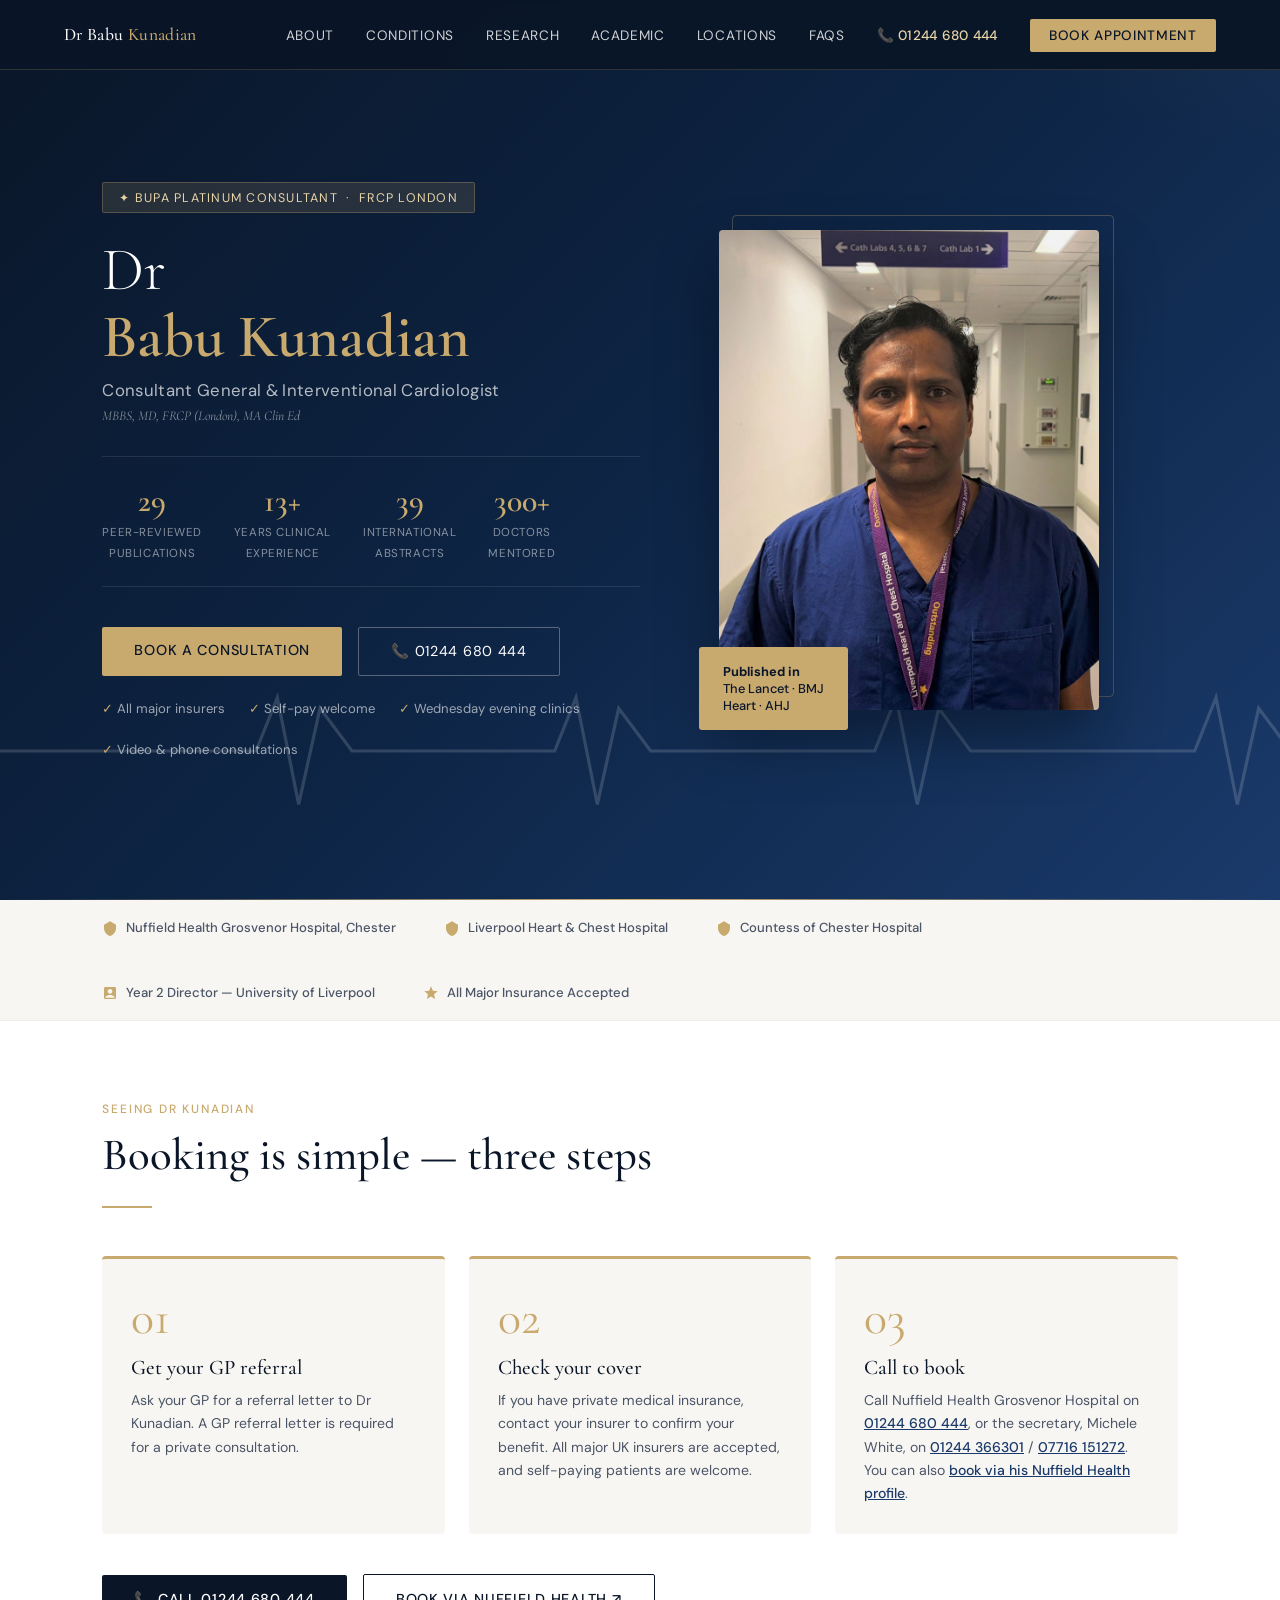
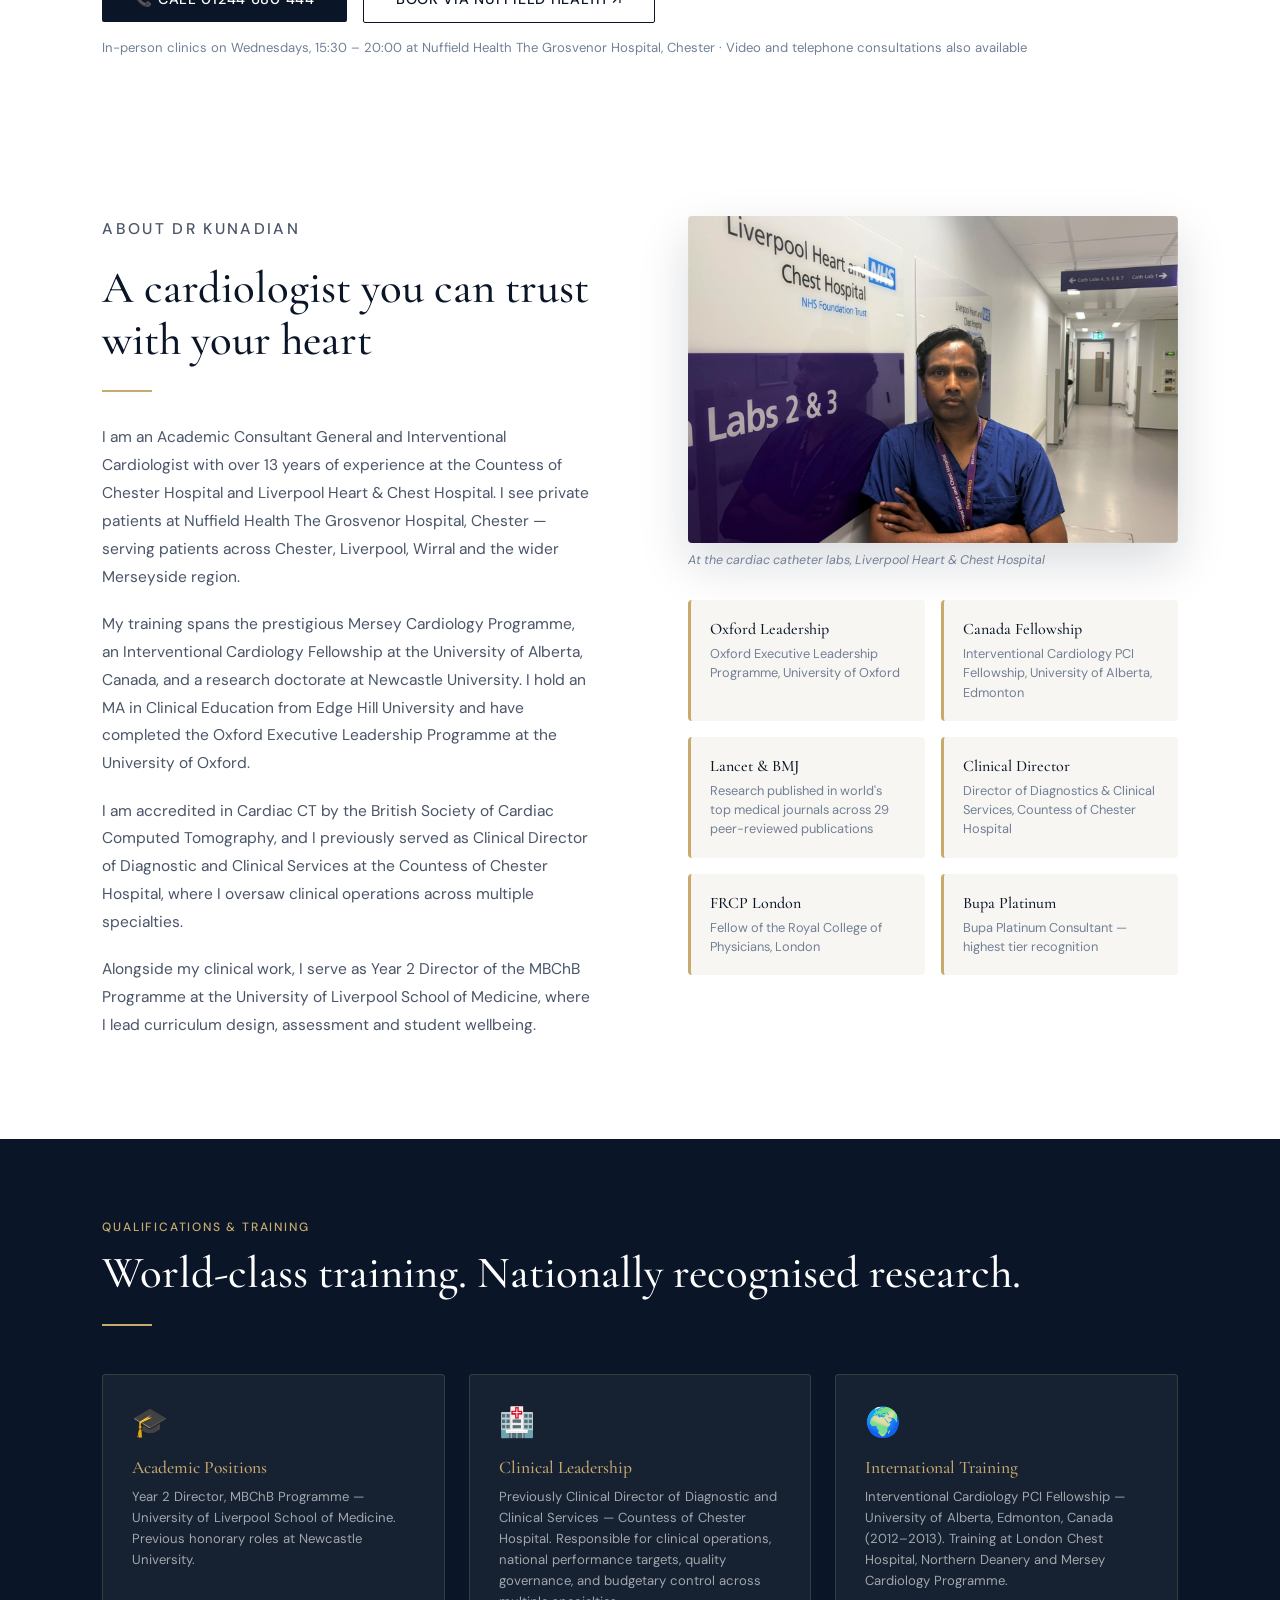
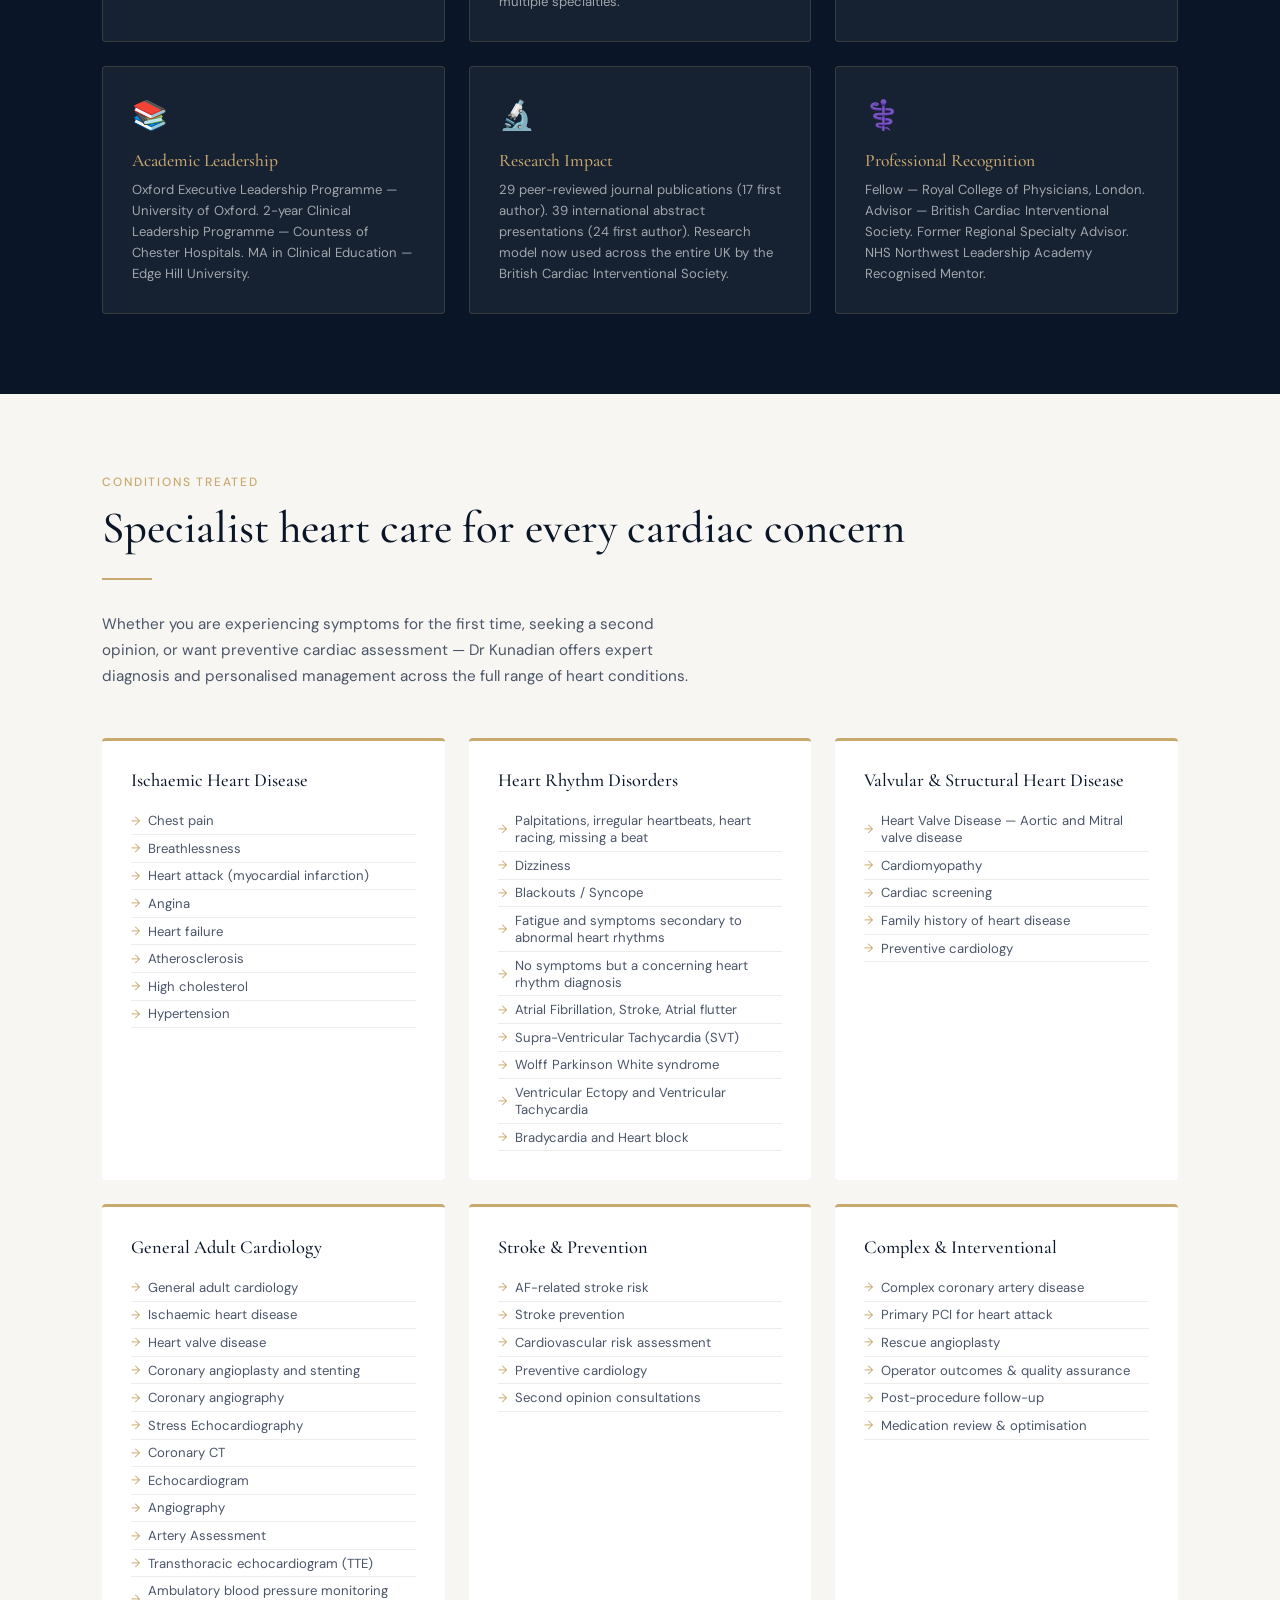
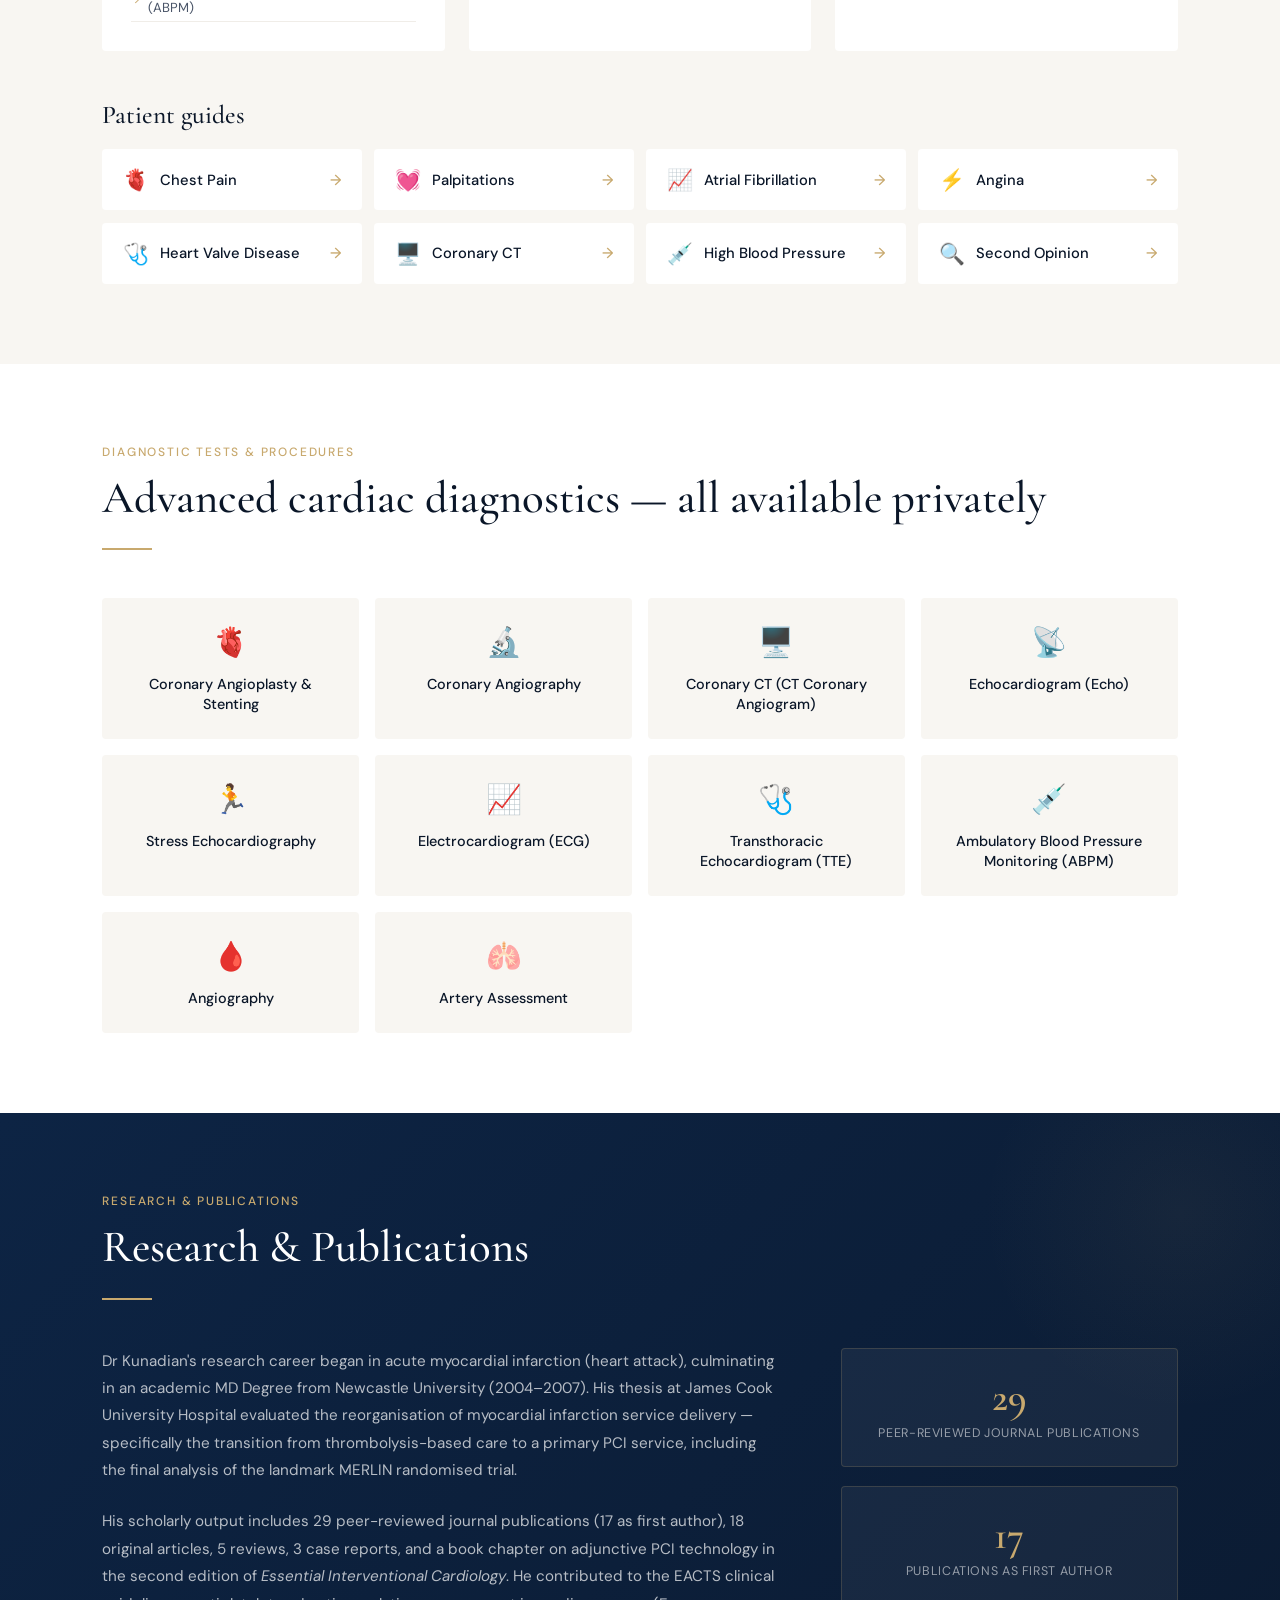
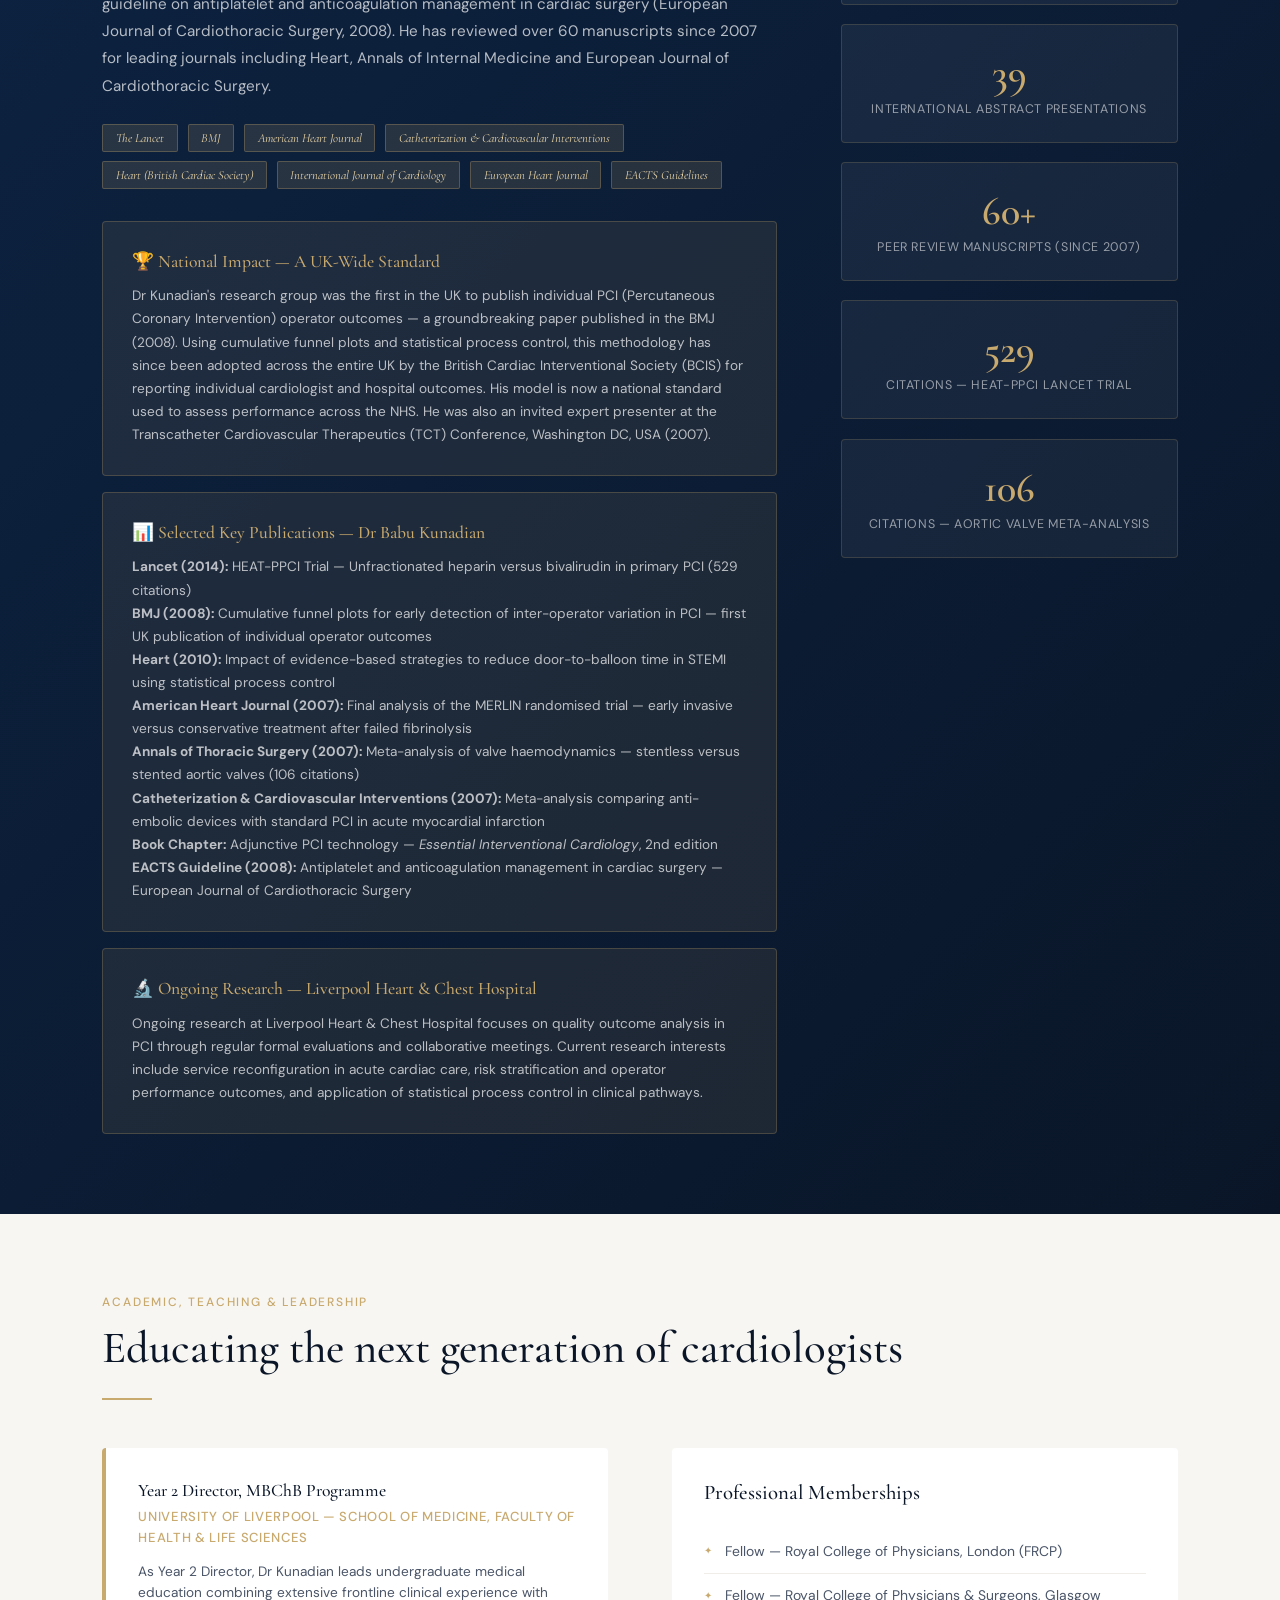
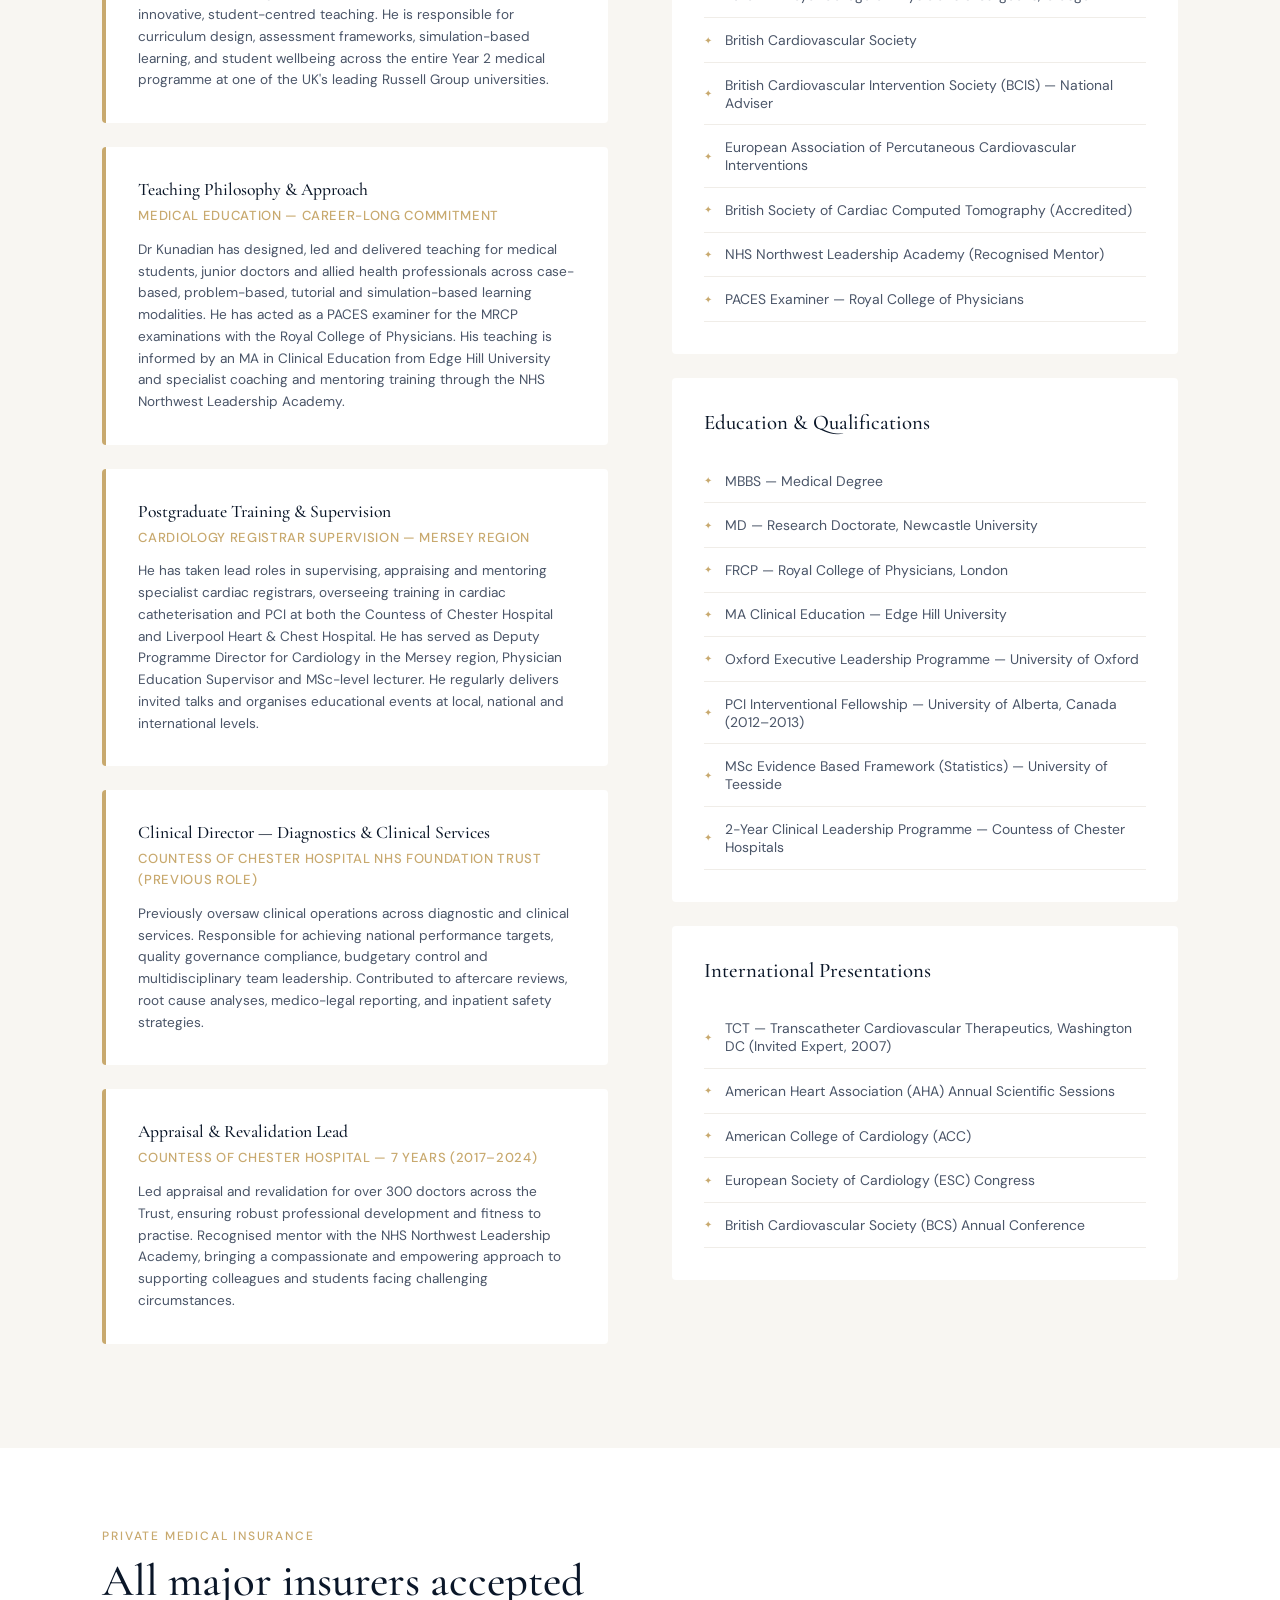
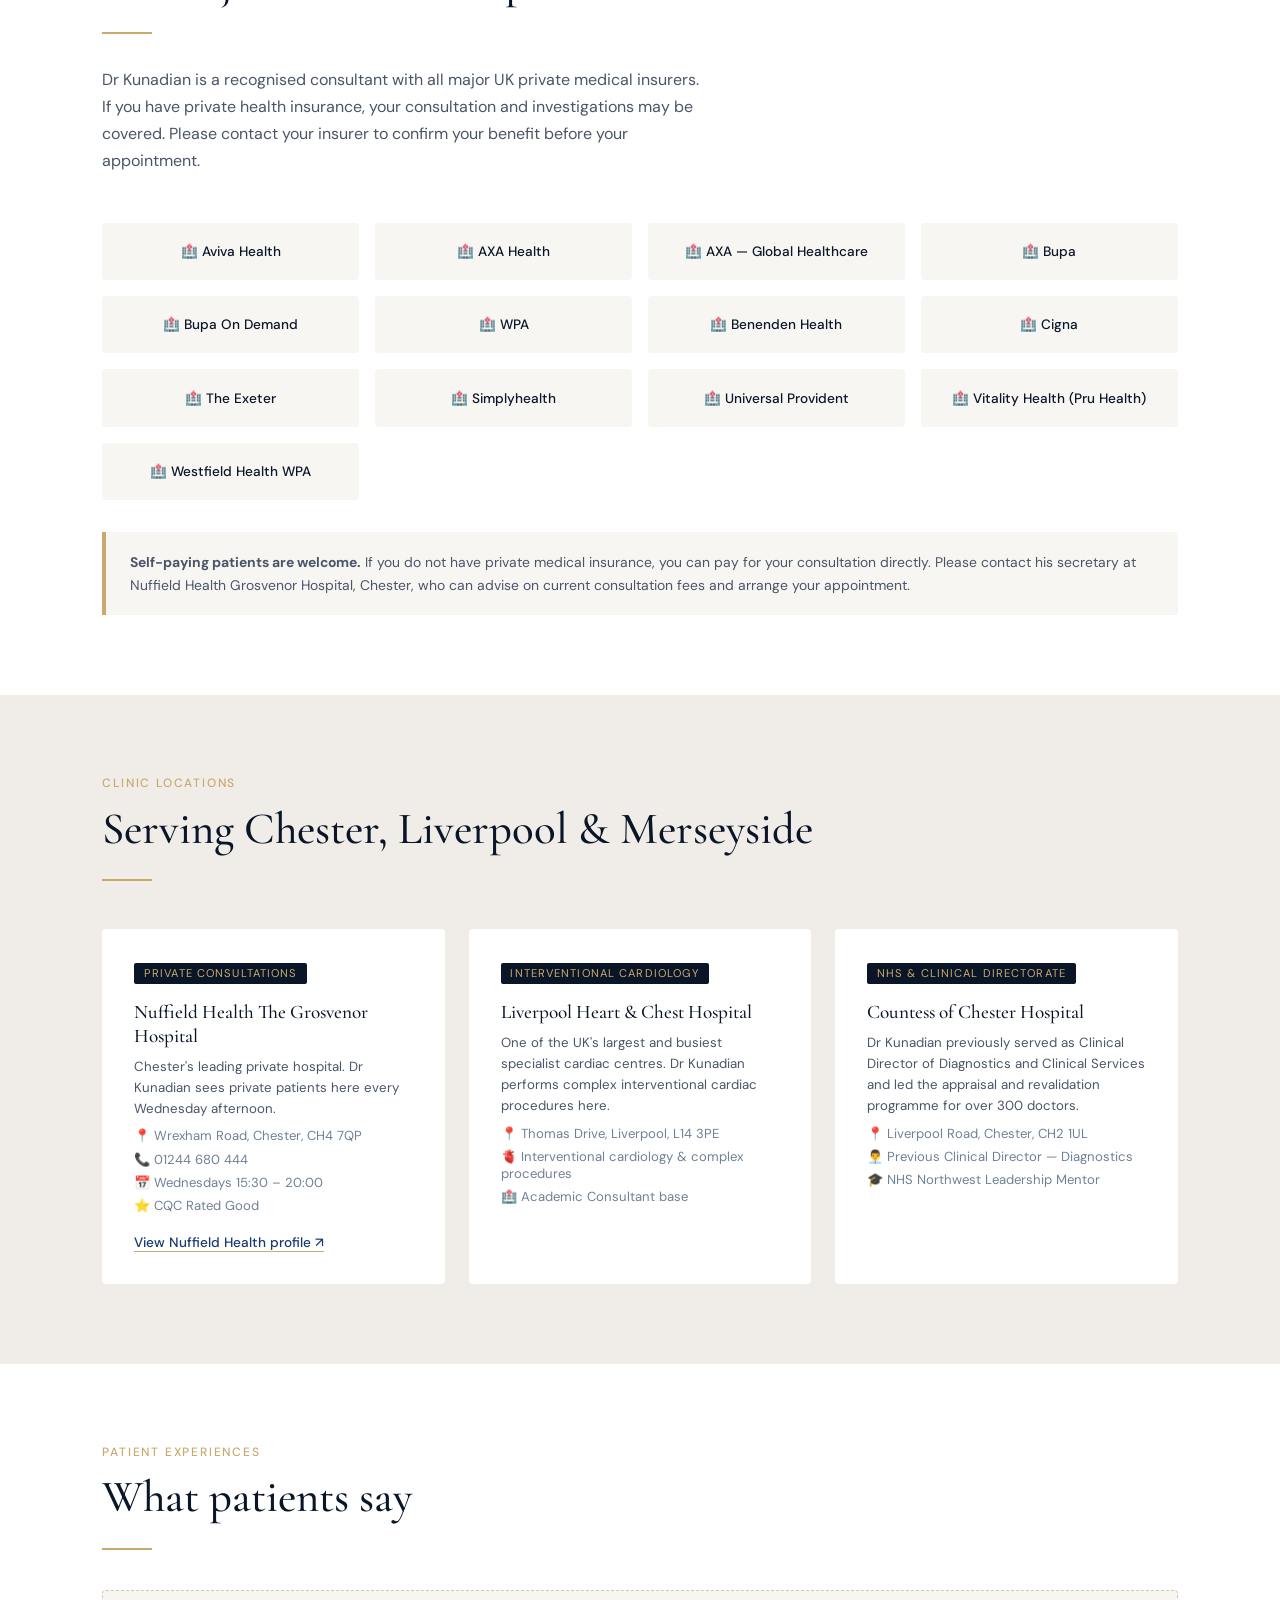
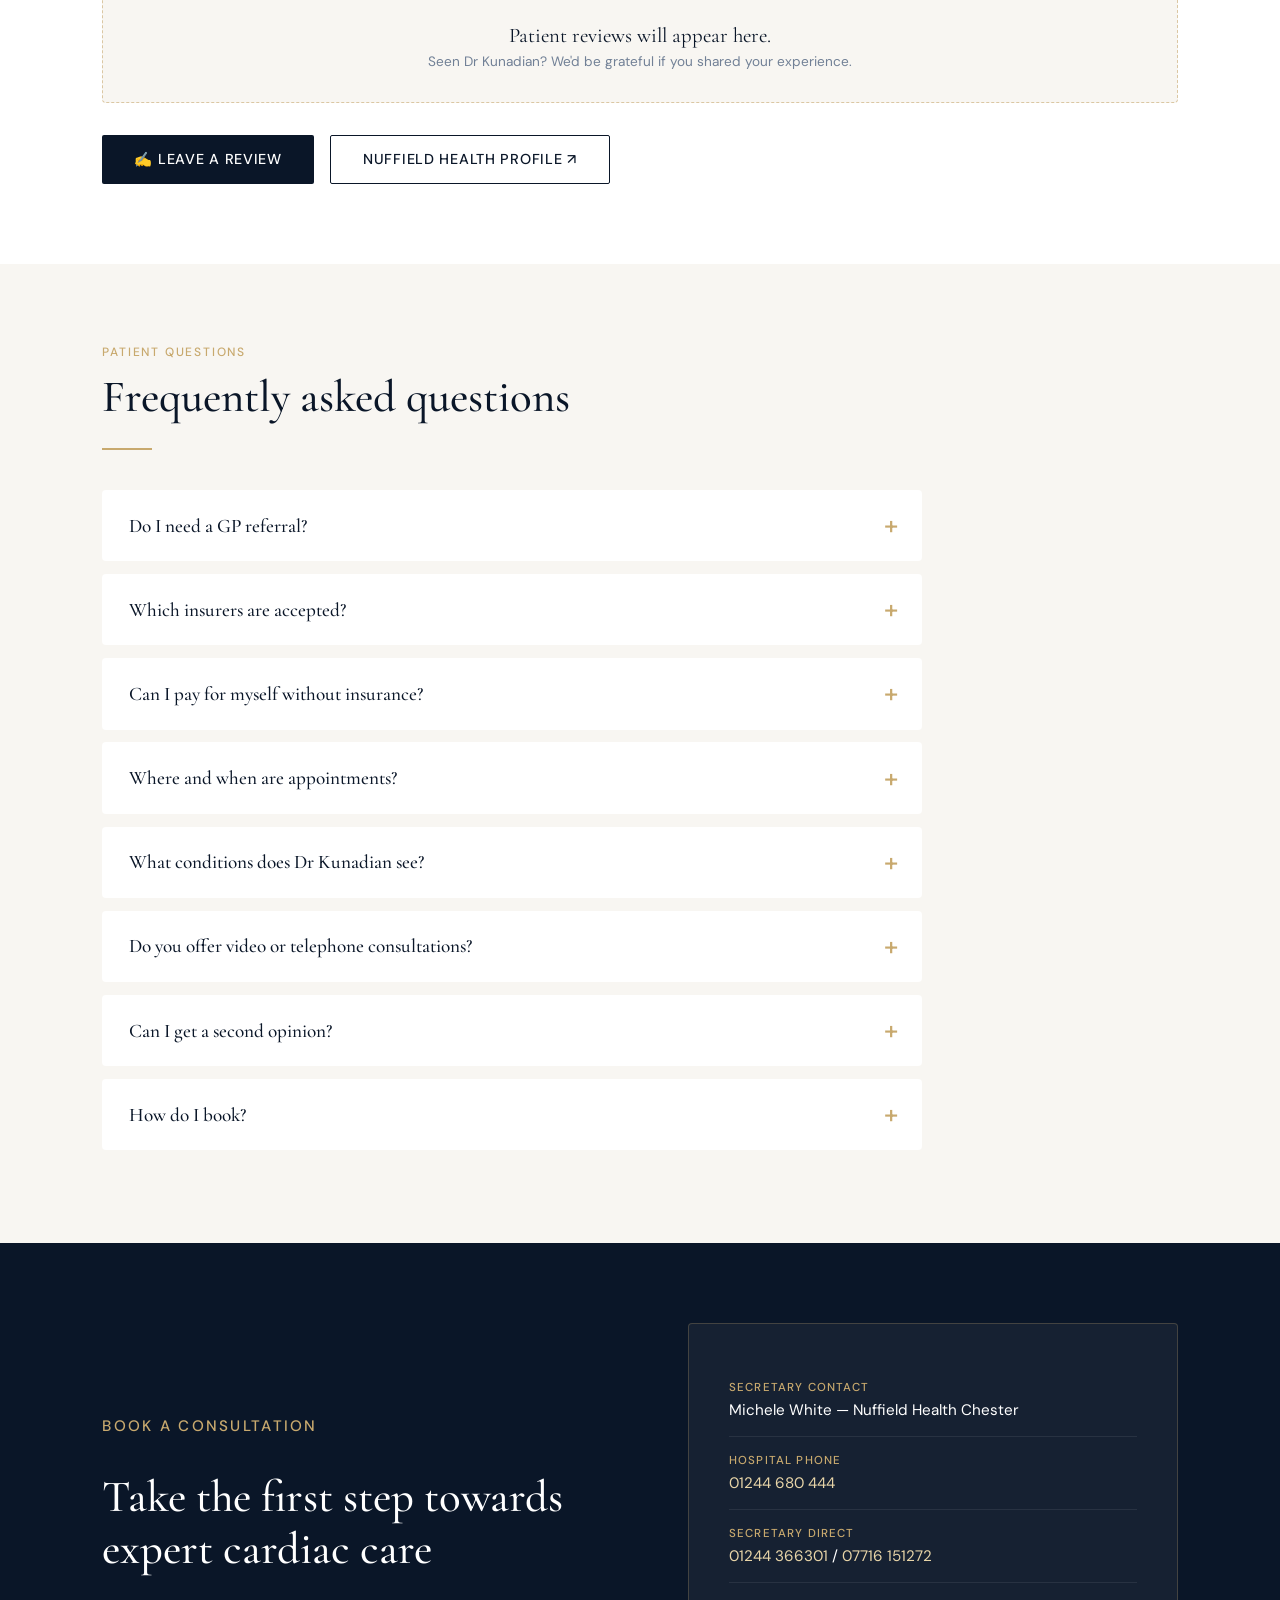
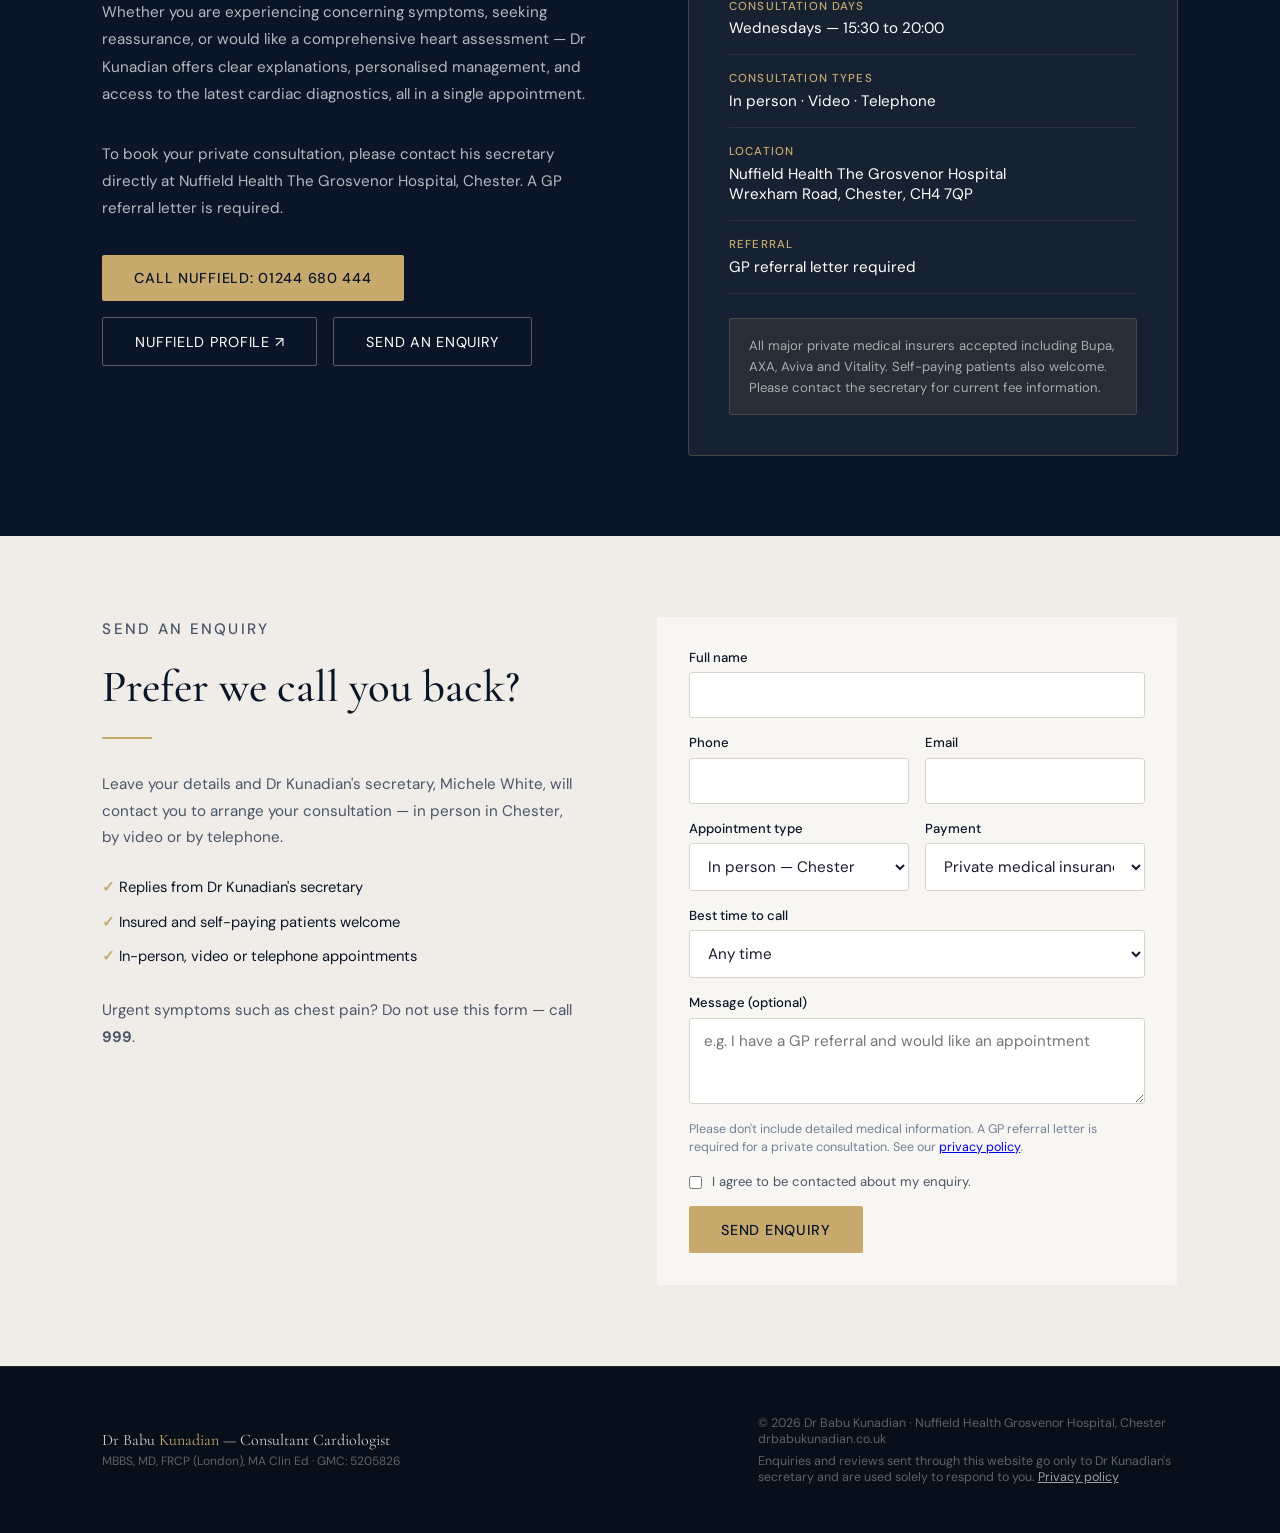
<file: index.html>
<!-- v3.0 — enquiry + SEO upgrade -->
<!DOCTYPE html>
<html lang="en-GB">
<head>
<meta charset="UTF-8">
<meta name="viewport" content="width=device-width, initial-scale=1.0">
<title>Private Cardiologist Chester & Liverpool | Dr Babu Kunadian</title>
<meta name="description" content="Dr Babu Kunadian — Consultant General & Interventional Cardiologist. Private consultations at Nuffield Health Grosvenor Hospital, Chester. Chest pain, palpitations, angina, heart rhythm and valve disease. All major insurers accepted. Call 01244 680 444.">
<meta name="keywords" content="private cardiologist Chester, cardiologist Liverpool, cardiologist Wirral, Merseyside cardiologist, chest pain specialist, palpitations, angina, atrial fibrillation, coronary CT, echocardiogram, Nuffield Health Grosvenor Hospital">
<meta name="robots" content="index, follow">
<link rel="canonical" href="https://www.drbabukunadian.co.uk/">
<meta name="theme-color" content="#0a1628">
<meta property="og:type" content="website">
<meta property="og:title" content="Dr Babu Kunadian | Private Cardiologist, Chester & Liverpool">
<meta property="og:description" content="Consultant General & Interventional Cardiologist. Private consultations at Nuffield Health Grosvenor Hospital, Chester. All major insurers accepted.">
<meta property="og:locale" content="en_GB">
<meta property="og:url" content="https://www.drbabukunadian.co.uk/">
<meta property="og:image" content="https://www.drbabukunadian.co.uk/babu-lhch.jpg">
<meta name="twitter:card" content="summary">
<link rel="icon" href="data:image/svg+xml,%3Csvg xmlns='http://www.w3.org/2000/svg' viewBox='0 0 100 100'%3E%3Crect width='100' height='100' rx='18' fill='%230a1628'/%3E%3Ctext x='50' y='66' font-size='46' text-anchor='middle' fill='%23c8a96e' font-family='Georgia,serif'%3EBK%3C/text%3E%3C/svg%3E">
<script type="application/ld+json">
{
  "@context": "https://schema.org",
  "@type": "Physician",
  "name": "Dr Babu Kunadian",
  "url": "https://www.drbabukunadian.co.uk/",
  "image": "https://www.drbabukunadian.co.uk/babu-portrait.jpg",
  "description": "Consultant General and Interventional Cardiologist serving Chester, Liverpool, Wirral and Merseyside.",
  "medicalSpecialty": "Cardiovascular",
  "sameAs": ["https://www.nuffieldhealth.com/consultants/dr-babu-kunadian"],
  "availableService": [
    {"@type": "MedicalProcedure", "name": "In-person cardiology consultation"},
    {"@type": "MedicalProcedure", "name": "Video consultation"},
    {"@type": "MedicalProcedure", "name": "Telephone consultation"}
  ],
  "telephone": "+441244680444",
  "address": {
    "@type": "PostalAddress",
    "streetAddress": "Nuffield Health The Grosvenor Hospital, Wrexham Road",
    "addressLocality": "Chester",
    "postalCode": "CH4 7QP",
    "addressCountry": "GB"
  },
  "openingHoursSpecification": {
    "@type": "OpeningHoursSpecification",
    "dayOfWeek": "Wednesday",
    "opens": "15:30",
    "closes": "20:00"
  },
  "areaServed": ["Chester", "Liverpool", "Wirral", "Merseyside"],
  "hospitalAffiliation": [
    {"@type": "Hospital", "name": "Nuffield Health The Grosvenor Hospital, Chester"},
    {"@type": "Hospital", "name": "Liverpool Heart & Chest Hospital"},
    {"@type": "Hospital", "name": "Countess of Chester Hospital"}
  ]
}
</script>
<script type="application/ld+json">
{
  "@context": "https://schema.org",
  "@type": "FAQPage",
  "mainEntity": [
    {"@type": "Question", "name": "Do I need a GP referral to see Dr Kunadian?", "acceptedAnswer": {"@type": "Answer", "text": "Yes. A GP referral letter is required for a private consultation."}},
    {"@type": "Question", "name": "Which insurers are accepted?", "acceptedAnswer": {"@type": "Answer", "text": "All major UK private medical insurers are accepted, including Bupa, AXA, Aviva, Vitality, WPA, Cigna, Benenden, The Exeter, Simplyhealth, Universal Provident and Westfield Health. Self-paying patients are also welcome."}},
    {"@type": "Question", "name": "Where and when are consultations held?", "acceptedAnswer": {"@type": "Answer", "text": "Private consultations are held at Nuffield Health The Grosvenor Hospital, Wrexham Road, Chester, CH4 7QP, on Wednesdays from 15:30 to 20:00."}},
    {"@type": "Question", "name": "Are video or telephone consultations available?", "acceptedAnswer": {"@type": "Answer", "text": "Yes. Dr Kunadian offers in-person, video and telephone consultations."}},
    {"@type": "Question", "name": "How do I book an appointment?", "acceptedAnswer": {"@type": "Answer", "text": "Call Nuffield Health Grosvenor Hospital on 01244 680 444, or the secretary directly on 01244 366301 or 07716 151272."}}
  ]
}
</script>
<link rel="preconnect" href="https://fonts.googleapis.com">
<link href="https://fonts.googleapis.com/css2?family=Cormorant+Garamond:wght@300;400;500;600;700&family=DM+Sans:wght@300;400;500&display=swap" rel="stylesheet">
<style>
  :root {
    --navy: #0a1628;
    --deep-blue: #0d2444;
    --mid-blue: #1a3a6b;
    --accent: #c8a96e;
    --accent-light: #e8d5a8;
    --white: #ffffff;
    --off-white: #f8f6f2;
    --light-grey: #f0ede8;
    --text-dark: #1a1a2e;
    --text-mid: #4a5568;
    --text-light: #718096;
    --nhs-blue: #005eb8;
  }

  * { margin: 0; padding: 0; box-sizing: border-box; }

  html { scroll-behavior: smooth; }

  body {
    font-family: 'DM Sans', sans-serif;
    color: var(--text-dark);
    background: var(--white);
    overflow-x: hidden;
  }

  h1, h2, h3, h4 {
    font-family: 'Cormorant Garamond', serif;
    font-weight: 500;
  }

  /* NAV */
  nav {
    position: fixed;
    top: 0; left: 0; right: 0;
    z-index: 1000;
    background: rgba(10, 22, 40, 0.97);
    backdrop-filter: blur(10px);
    padding: 0 5%;
    display: flex;
    justify-content: space-between;
    align-items: center;
    height: 70px;
    border-bottom: 1px solid rgba(200, 169, 110, 0.2);
  }

  .nav-logo {
    font-family: 'Cormorant Garamond', serif;
    color: var(--white);
    font-size: 1.1rem;
    font-weight: 500;
    letter-spacing: 0.02em;
  }

  .nav-logo span { color: var(--accent); }

  .nav-links {
    display: flex;
    gap: 2rem;
    list-style: none;
  }

  .nav-links a {
    color: rgba(255,255,255,0.8);
    text-decoration: none;
    font-size: 0.85rem;
    letter-spacing: 0.05em;
    text-transform: uppercase;
    transition: color 0.3s;
  }

  .nav-links a:hover { color: var(--accent); }

  .nav-cta {
    background: var(--accent);
    color: var(--navy) !important;
    padding: 0.5rem 1.2rem;
    border-radius: 2px;
    font-weight: 500 !important;
  }

  /* HERO */
  .hero {
    min-height: 100vh;
    background: linear-gradient(135deg, var(--navy) 0%, var(--deep-blue) 50%, var(--mid-blue) 100%);
    display: grid;
    grid-template-columns: 1fr 1fr;
    align-items: center;
    padding: 100px 8% 60px;
    position: relative;
    overflow: hidden;
  }

  .hero::before {
    content: '';
    position: absolute;
    top: -50%;
    right: -20%;
    width: 600px;
    height: 600px;
    background: radial-gradient(circle, rgba(200,169,110,0.08) 0%, transparent 70%);
    border-radius: 50%;
  }

  .hero::after {
    content: '';
    position: absolute;
    bottom: 0;
    left: 0;
    right: 0;
    height: 1px;
    background: linear-gradient(90deg, transparent, var(--accent), transparent);
  }

  /* ECG line animation */
  .ecg-container {
    position: absolute;
    bottom: 80px;
    left: 0;
    right: 0;
    opacity: 0.15;
    overflow: hidden;
  }

  .ecg-line {
    width: 200%;
    animation: ecgScroll 8s linear infinite;
  }

  @keyframes ecgScroll {
    0% { transform: translateX(0); }
    100% { transform: translateX(-50%); }
  }

  .hero-content {
    position: relative;
    z-index: 2;
    animation: fadeInUp 1s ease forwards;
  }

  @keyframes fadeInUp {
    from { opacity: 0; transform: translateY(30px); }
    to { opacity: 1; transform: translateY(0); }
  }

  .hero-badge {
    display: inline-flex;
    align-items: center;
    gap: 0.5rem;
    background: rgba(200,169,110,0.15);
    border: 1px solid rgba(200,169,110,0.3);
    color: var(--accent-light);
    padding: 0.4rem 1rem;
    border-radius: 2px;
    font-size: 0.78rem;
    letter-spacing: 0.1em;
    text-transform: uppercase;
    margin-bottom: 1.5rem;
  }

  .hero h1 {
    font-size: 3.8rem;
    color: var(--white);
    line-height: 1.1;
    margin-bottom: 0.5rem;
    font-weight: 300;
  }

  .hero h1 strong {
    display: block;
    color: var(--accent);
    font-weight: 600;
  }

  .hero-title {
    color: rgba(255,255,255,0.7);
    font-size: 1.05rem;
    margin-bottom: 0.4rem;
    letter-spacing: 0.02em;
  }

  .hero-quals {
    color: rgba(255,255,255,0.5);
    font-size: 0.85rem;
    margin-bottom: 2rem;
    font-family: 'Cormorant Garamond', serif;
    font-style: italic;
  }

  .hero-stats {
    display: flex;
    gap: 2rem;
    margin-bottom: 2.5rem;
    padding: 1.5rem 0;
    border-top: 1px solid rgba(255,255,255,0.1);
    border-bottom: 1px solid rgba(255,255,255,0.1);
  }

  .stat {
    text-align: center;
  }

  .stat-number {
    font-family: 'Cormorant Garamond', serif;
    font-size: 2rem;
    color: var(--accent);
    font-weight: 600;
    display: block;
  }

  .stat-label {
    font-size: 0.72rem;
    color: rgba(255,255,255,0.5);
    text-transform: uppercase;
    letter-spacing: 0.05em;
  }

  .hero-btns {
    display: flex;
    gap: 1rem;
    flex-wrap: wrap;
  }

  .btn-primary {
    background: var(--accent);
    color: var(--navy);
    padding: 0.9rem 2rem;
    text-decoration: none;
    font-size: 0.9rem;
    font-weight: 500;
    letter-spacing: 0.05em;
    text-transform: uppercase;
    border-radius: 2px;
    transition: all 0.3s;
    display: inline-block;
  }

  .btn-primary:hover {
    background: var(--accent-light);
    transform: translateY(-2px);
  }

  .btn-outline {
    border: 1px solid rgba(255,255,255,0.3);
    color: var(--white);
    padding: 0.9rem 2rem;
    text-decoration: none;
    font-size: 0.9rem;
    letter-spacing: 0.05em;
    text-transform: uppercase;
    border-radius: 2px;
    transition: all 0.3s;
    display: inline-block;
  }

  .btn-outline:hover {
    border-color: var(--accent);
    color: var(--accent);
  }

  .hero-image {
    position: relative;
    z-index: 2;
    display: flex;
    justify-content: center;
    align-items: flex-end;
    animation: fadeInRight 1s ease 0.3s both;
  }

  @keyframes fadeInRight {
    from { opacity: 0; transform: translateX(30px); }
    to { opacity: 1; transform: translateX(0); }
  }

  .hero-photo-frame {
    position: relative;
    width: 380px;
    height: 480px;
  }

  .hero-photo-frame::before {
    content: '';
    position: absolute;
    top: -15px;
    right: -15px;
    width: 100%;
    height: 100%;
    border: 1px solid rgba(200,169,110,0.3);
    border-radius: 4px;
  }

  .hero-photo {
    width: 100%;
    height: 100%;
    object-fit: cover;
    border-radius: 4px;
    filter: brightness(0.95);
  }

  .hero-photo-placeholder {
    width: 100%;
    height: 100%;
    background: linear-gradient(180deg, var(--mid-blue) 0%, var(--navy) 100%);
    border-radius: 4px;
    display: flex;
    flex-direction: column;
    align-items: center;
    justify-content: center;
    color: rgba(255,255,255,0.3);
    font-size: 5rem;
  }

  .hero-credentials {
    position: absolute;
    bottom: -20px;
    left: -20px;
    background: var(--accent);
    color: var(--navy);
    padding: 1rem 1.5rem;
    border-radius: 3px;
    font-size: 0.8rem;
    font-weight: 500;
    max-width: 200px;
  }

  /* TRUST BAR */
  .trust-bar {
    background: var(--off-white);
    padding: 1.2rem 8%;
    display: flex;
    align-items: center;
    gap: 3rem;
    border-bottom: 1px solid var(--light-grey);
    flex-wrap: wrap;
  }

  .trust-item {
    display: flex;
    align-items: center;
    gap: 0.5rem;
    font-size: 0.82rem;
    color: var(--text-mid);
    font-weight: 500;
  }

  .trust-item svg {
    color: var(--accent);
    flex-shrink: 0;
  }

  /* SECTIONS */
  section { padding: 80px 8%; }

  .section-label {
    font-size: 0.75rem;
    letter-spacing: 0.15em;
    text-transform: uppercase;
    color: var(--accent);
    margin-bottom: 0.8rem;
    font-weight: 500;
  }

  .section-title {
    font-size: 2.8rem;
    color: var(--navy);
    line-height: 1.15;
    margin-bottom: 1.5rem;
  }

  .section-divider {
    width: 50px;
    height: 2px;
    background: var(--accent);
    margin-bottom: 2rem;
  }

  /* ABOUT */
  .about {
    background: var(--white);
    display: grid;
    grid-template-columns: 1fr 1fr;
    gap: 6rem;
    align-items: start;
  }

  .about-text p {
    color: var(--text-mid);
    line-height: 1.8;
    margin-bottom: 1.2rem;
    font-size: 0.97rem;
  }

  .about-highlights {
    display: grid;
    grid-template-columns: 1fr 1fr;
    gap: 1rem;
    margin-top: 2rem;
  }

  .highlight-card {
    background: var(--off-white);
    padding: 1.2rem;
    border-radius: 4px;
    border-left: 3px solid var(--accent);
  }

  .highlight-card h4 {
    font-family: 'Cormorant Garamond', serif;
    font-size: 1rem;
    color: var(--navy);
    margin-bottom: 0.3rem;
  }

  .highlight-card p {
    font-size: 0.8rem;
    color: var(--text-light);
    line-height: 1.5;
  }

  /* CREDENTIALS */
  .credentials-section {
    background: var(--navy);
    padding: 80px 8%;
  }

  .credentials-section .section-title { color: var(--white); }

  .credentials-grid {
    display: grid;
    grid-template-columns: repeat(3, 1fr);
    gap: 1.5rem;
    margin-top: 3rem;
  }

  .credential-card {
    background: rgba(255,255,255,0.05);
    border: 1px solid rgba(200,169,110,0.2);
    padding: 1.8rem;
    border-radius: 4px;
    transition: all 0.3s;
  }

  .credential-card:hover {
    background: rgba(200,169,110,0.08);
    border-color: rgba(200,169,110,0.4);
    transform: translateY(-3px);
  }

  .credential-icon {
    font-size: 1.8rem;
    margin-bottom: 1rem;
  }

  .credential-card h3 {
    font-size: 1.1rem;
    color: var(--accent);
    margin-bottom: 0.5rem;
    font-family: 'Cormorant Garamond', serif;
  }

  .credential-card p {
    font-size: 0.82rem;
    color: rgba(255,255,255,0.6);
    line-height: 1.6;
  }

  /* CONDITIONS */
  .conditions-section { background: var(--off-white); }

  .conditions-intro {
    max-width: 600px;
    margin-bottom: 3rem;
  }

  .conditions-intro p {
    color: var(--text-mid);
    line-height: 1.7;
    font-size: 0.95rem;
  }

  .conditions-grid {
    display: grid;
    grid-template-columns: repeat(3, 1fr);
    gap: 1.5rem;
  }

  .condition-card {
    background: var(--white);
    padding: 1.8rem;
    border-radius: 4px;
    border-top: 3px solid var(--accent);
    transition: all 0.3s;
  }

  .condition-card:hover {
    transform: translateY(-4px);
    box-shadow: 0 15px 40px rgba(0,0,0,0.08);
  }

  .condition-card h3 {
    font-size: 1.15rem;
    color: var(--navy);
    margin-bottom: 1rem;
    font-family: 'Cormorant Garamond', serif;
  }

  .condition-card ul {
    list-style: none;
    padding: 0;
  }

  .condition-card ul li {
    font-size: 0.82rem;
    color: var(--text-mid);
    padding: 0.3rem 0;
    border-bottom: 1px solid var(--light-grey);
    display: flex;
    align-items: center;
    gap: 0.5rem;
  }

  .condition-card ul li::before {
    content: '→';
    color: var(--accent);
    font-size: 0.75rem;
  }

  /* TREATMENTS */
  .treatments-section { background: var(--white); }

  .treatments-grid {
    display: grid;
    grid-template-columns: repeat(4, 1fr);
    gap: 1rem;
    margin-top: 3rem;
  }

  .treatment-item {
    background: var(--off-white);
    padding: 1.5rem;
    border-radius: 4px;
    text-align: center;
    transition: all 0.3s;
    border: 1px solid transparent;
  }

  .treatment-item:hover {
    border-color: var(--accent);
    background: white;
  }

  .treatment-icon { font-size: 1.8rem; margin-bottom: 0.8rem; }

  .treatment-item h4 {
    font-size: 0.9rem;
    color: var(--navy);
    font-family: 'DM Sans', sans-serif;
    font-weight: 500;
    line-height: 1.4;
  }

  /* RESEARCH */
  .research-section {
    background: linear-gradient(135deg, var(--deep-blue) 0%, var(--navy) 100%);
    padding: 80px 8%;
    position: relative;
    overflow: hidden;
  }

  .research-section::before {
    content: '';
    position: absolute;
    top: -100px;
    right: -100px;
    width: 400px;
    height: 400px;
    background: radial-gradient(circle, rgba(200,169,110,0.06) 0%, transparent 70%);
    border-radius: 50%;
  }

  .research-section .section-title { color: var(--white); }

  .research-grid {
    display: grid;
    grid-template-columns: 2fr 1fr;
    gap: 4rem;
    margin-top: 3rem;
    align-items: start;
  }

  .research-main p {
    color: rgba(255,255,255,0.7);
    line-height: 1.8;
    margin-bottom: 1.5rem;
    font-size: 0.95rem;
  }

  .research-impact {
    background: rgba(200,169,110,0.1);
    border: 1px solid rgba(200,169,110,0.25);
    padding: 1.8rem;
    border-radius: 4px;
    margin-top: 1.5rem;
  }

  .research-impact h4 {
    font-family: 'Cormorant Garamond', serif;
    color: var(--accent);
    font-size: 1.1rem;
    margin-bottom: 0.8rem;
  }

  .research-impact p {
    color: rgba(255,255,255,0.7);
    font-size: 0.85rem;
    line-height: 1.7;
    margin: 0;
  }

  .research-stats {
    display: flex;
    flex-direction: column;
    gap: 1.2rem;
  }

  .research-stat-card {
    background: rgba(255,255,255,0.05);
    border: 1px solid rgba(200,169,110,0.2);
    padding: 1.5rem;
    border-radius: 4px;
    text-align: center;
  }

  .research-stat-number {
    font-family: 'Cormorant Garamond', serif;
    font-size: 2.5rem;
    color: var(--accent);
    font-weight: 600;
    display: block;
  }

  .research-stat-label {
    font-size: 0.78rem;
    color: rgba(255,255,255,0.55);
    text-transform: uppercase;
    letter-spacing: 0.05em;
  }

  .publications-badge {
    display: flex;
    flex-wrap: wrap;
    gap: 0.6rem;
    margin-top: 1.5rem;
  }

  .pub-badge {
    background: rgba(200,169,110,0.15);
    border: 1px solid rgba(200,169,110,0.3);
    color: var(--accent-light);
    padding: 0.3rem 0.8rem;
    border-radius: 2px;
    font-size: 0.78rem;
    font-family: 'Cormorant Garamond', serif;
    font-style: italic;
  }

  /* ACADEMIC */
  .academic-section { background: var(--off-white); }

  .academic-grid {
    display: grid;
    grid-template-columns: 1fr 1fr;
    gap: 4rem;
    margin-top: 3rem;
  }

  .academic-role {
    background: var(--white);
    padding: 2rem;
    border-radius: 4px;
    border-left: 4px solid var(--accent);
    margin-bottom: 1.5rem;
  }

  .academic-role h4 {
    font-family: 'Cormorant Garamond', serif;
    font-size: 1.1rem;
    color: var(--navy);
    margin-bottom: 0.3rem;
  }

  .academic-role .org {
    font-size: 0.82rem;
    color: var(--accent);
    font-weight: 500;
    margin-bottom: 0.8rem;
    text-transform: uppercase;
    letter-spacing: 0.05em;
  }

  .academic-role p {
    font-size: 0.85rem;
    color: var(--text-mid);
    line-height: 1.6;
  }

  .memberships-list {
    background: var(--white);
    padding: 2rem;
    border-radius: 4px;
  }

  .memberships-list h3 {
    font-size: 1.3rem;
    color: var(--navy);
    margin-bottom: 1.5rem;
  }

  .membership-item {
    display: flex;
    align-items: center;
    gap: 0.8rem;
    padding: 0.8rem 0;
    border-bottom: 1px solid var(--light-grey);
    font-size: 0.87rem;
    color: var(--text-mid);
  }

  .membership-item::before {
    content: '✦';
    color: var(--accent);
    font-size: 0.6rem;
    flex-shrink: 0;
  }

  /* INSURANCE */
  .insurance-section { background: var(--white); }

  .insurance-intro {
    max-width: 600px;
    margin-bottom: 3rem;
  }

  .insurance-intro p {
    color: var(--text-mid);
    line-height: 1.7;
  }

  .insurance-grid {
    display: grid;
    grid-template-columns: repeat(4, 1fr);
    gap: 1rem;
    margin-bottom: 2rem;
  }

  .insurer-card {
    background: var(--off-white);
    padding: 1.2rem;
    border-radius: 4px;
    text-align: center;
    font-size: 0.85rem;
    color: var(--navy);
    font-weight: 500;
    border: 1px solid transparent;
    transition: all 0.3s;
  }

  .insurer-card:hover {
    border-color: var(--accent);
    background: var(--white);
  }

  .self-pay-note {
    background: var(--off-white);
    border-left: 4px solid var(--accent);
    padding: 1.2rem 1.5rem;
    border-radius: 0 4px 4px 0;
    font-size: 0.87rem;
    color: var(--text-mid);
    line-height: 1.6;
  }

  /* LOCATIONS */
  .locations-section { background: var(--light-grey); }

  .locations-grid {
    display: grid;
    grid-template-columns: repeat(3, 1fr);
    gap: 1.5rem;
    margin-top: 3rem;
  }

  .location-card {
    background: var(--white);
    padding: 2rem;
    border-radius: 4px;
    transition: all 0.3s;
  }

  .location-card:hover {
    transform: translateY(-4px);
    box-shadow: 0 15px 40px rgba(0,0,0,0.08);
  }

  .location-tag {
    display: inline-block;
    background: var(--navy);
    color: var(--accent);
    font-size: 0.7rem;
    padding: 0.2rem 0.6rem;
    border-radius: 2px;
    text-transform: uppercase;
    letter-spacing: 0.1em;
    margin-bottom: 1rem;
  }

  .location-card h3 {
    font-size: 1.2rem;
    color: var(--navy);
    margin-bottom: 0.5rem;
  }

  .location-card p {
    font-size: 0.83rem;
    color: var(--text-mid);
    line-height: 1.6;
    margin-bottom: 0.5rem;
  }

  .location-detail {
    display: flex;
    align-items: center;
    gap: 0.4rem;
    font-size: 0.82rem;
    color: var(--text-light);
    margin-bottom: 0.4rem;
  }

  /* BOOKING */
  .booking-section {
    background: var(--navy);
    padding: 80px 8%;
    display: grid;
    grid-template-columns: 1fr 1fr;
    gap: 6rem;
    align-items: center;
  }

  .booking-content .section-title { color: var(--white); }

  .booking-content p {
    color: rgba(255,255,255,0.7);
    line-height: 1.8;
    margin-bottom: 2rem;
    font-size: 0.95rem;
  }

  .booking-details {
    background: rgba(255,255,255,0.05);
    border: 1px solid rgba(200,169,110,0.25);
    padding: 2.5rem;
    border-radius: 4px;
  }

  .booking-detail-item {
    padding: 1rem 0;
    border-bottom: 1px solid rgba(255,255,255,0.08);
  }

  .booking-detail-item:last-child { border-bottom: none; }

  .booking-detail-label {
    font-size: 0.72rem;
    text-transform: uppercase;
    letter-spacing: 0.1em;
    color: var(--accent);
    margin-bottom: 0.3rem;
    font-weight: 500;
  }

  .booking-detail-value {
    font-size: 0.95rem;
    color: var(--white);
    font-weight: 400;
  }

  .booking-detail-value a {
    color: var(--accent-light);
    text-decoration: none;
  }

  .booking-note {
    background: rgba(200,169,110,0.1);
    border: 1px solid rgba(200,169,110,0.2);
    padding: 1rem 1.2rem;
    border-radius: 3px;
    font-size: 0.82rem;
    color: rgba(255,255,255,0.6);
    margin-top: 1.5rem;
    line-height: 1.6;
  }

  /* FOOTER */
  footer {
    background: #060f1a;
    padding: 3rem 8%;
    display: flex;
    justify-content: space-between;
    align-items: center;
    flex-wrap: wrap;
    gap: 1rem;
    border-top: 1px solid rgba(200,169,110,0.15);
  }

  .footer-left {
    font-family: 'Cormorant Garamond', serif;
    color: rgba(255,255,255,0.8);
    font-size: 1rem;
  }

  .footer-left span { color: var(--accent); }

  .footer-right {
    font-size: 0.78rem;
    color: rgba(255,255,255,0.35);
  }

  /* ===== v3 ENQUIRY UPGRADE ===== */

  /* Nav phone link */
  .nav-phone {
    color: var(--accent-light) !important;
    font-weight: 500 !important;
    text-transform: none !important;
    letter-spacing: 0.02em !important;
  }

  /* Mobile menu button */
  .menu-btn {
    display: none;
    background: none;
    border: 1px solid rgba(200,169,110,0.4);
    color: var(--accent);
    width: 42px; height: 42px;
    border-radius: 3px;
    font-size: 1.3rem;
    cursor: pointer;
  }

  .mobile-menu {
    display: none;
    position: fixed;
    top: 70px; left: 0; right: 0;
    background: var(--navy);
    border-bottom: 1px solid rgba(200,169,110,0.25);
    z-index: 999;
    padding: 1rem 8% 1.5rem;
  }
  .mobile-menu.open { display: block; }
  .mobile-menu a {
    display: block;
    color: rgba(255,255,255,0.85);
    text-decoration: none;
    padding: 0.85rem 0;
    border-bottom: 1px solid rgba(255,255,255,0.08);
    font-size: 0.95rem;
  }
  .mobile-menu a:last-child { border-bottom: none; color: var(--accent); font-weight: 500; }

  /* Hero monogram (replaces empty photo placeholder until a photo is supplied) */
  .hero-monogram {
    width: 100%;
    height: 100%;
    background:
      radial-gradient(circle at 30% 20%, rgba(200,169,110,0.18) 0%, transparent 55%),
      linear-gradient(180deg, var(--mid-blue) 0%, var(--navy) 100%);
    border-radius: 4px;
    display: flex;
    flex-direction: column;
    align-items: center;
    justify-content: center;
    border: 1px solid rgba(200,169,110,0.25);
  }
  .hero-monogram .mono {
    font-family: 'Cormorant Garamond', serif;
    font-size: 7rem;
    color: var(--accent);
    font-weight: 500;
    line-height: 1;
    letter-spacing: 0.04em;
  }
  .hero-monogram .mono-line {
    width: 60px; height: 1px;
    background: var(--accent);
    margin: 1.2rem 0;
    opacity: 0.6;
  }
  .hero-monogram .mono-sub {
    color: rgba(255,255,255,0.6);
    font-size: 0.78rem;
    letter-spacing: 0.18em;
    text-transform: uppercase;
    text-align: center;
    line-height: 1.8;
  }

  .hero-reassure {
    display: flex;
    gap: 1.5rem;
    flex-wrap: wrap;
    margin-top: 1.5rem;
    color: rgba(255,255,255,0.6);
    font-size: 0.82rem;
  }
  .hero-reassure span::before { content: '✓ '; color: var(--accent); }

  /* HOW TO BOOK — 3 steps */
  .steps-section { background: var(--white); }
  .steps-grid {
    display: grid;
    grid-template-columns: repeat(3, 1fr);
    gap: 1.5rem;
    margin-top: 3rem;
    counter-reset: step;
  }
  .step-card {
    position: relative;
    background: var(--off-white);
    padding: 2.2rem 1.8rem 1.8rem;
    border-radius: 4px;
    border-top: 3px solid var(--accent);
  }
  .step-num {
    font-family: 'Cormorant Garamond', serif;
    font-size: 3rem;
    color: var(--accent);
    line-height: 1;
    margin-bottom: 0.8rem;
    display: block;
  }
  .step-card h3 {
    font-size: 1.3rem;
    color: var(--navy);
    margin-bottom: 0.6rem;
  }
  .step-card p {
    font-size: 0.88rem;
    color: var(--text-mid);
    line-height: 1.65;
  }
  .step-card a { color: var(--mid-blue); font-weight: 500; }
  .steps-cta {
    margin-top: 2.5rem;
    display: flex;
    gap: 1rem;
    flex-wrap: wrap;
    align-items: center;
  }
  .btn-navy {
    background: var(--navy);
    color: var(--white);
    padding: 0.9rem 2rem;
    text-decoration: none;
    font-size: 0.9rem;
    font-weight: 500;
    letter-spacing: 0.05em;
    text-transform: uppercase;
    border-radius: 2px;
    transition: all 0.3s;
    display: inline-block;
  }
  .btn-navy:hover { background: var(--mid-blue); transform: translateY(-2px); }
  .steps-cta small { color: var(--text-light); font-size: 0.82rem; }

  /* FAQ */
  .faq-section { background: var(--off-white); }
  .faq-list { max-width: 820px; margin-top: 2.5rem; }
  .faq-item {
    background: var(--white);
    border-radius: 4px;
    margin-bottom: 0.8rem;
    border-left: 3px solid transparent;
    transition: border-color 0.3s;
  }
  .faq-item[open] { border-left-color: var(--accent); }
  .faq-item summary {
    list-style: none;
    cursor: pointer;
    padding: 1.2rem 1.5rem;
    font-family: 'Cormorant Garamond', serif;
    font-size: 1.2rem;
    color: var(--navy);
    font-weight: 500;
    display: flex;
    justify-content: space-between;
    align-items: center;
    gap: 1rem;
  }
  .faq-item summary::-webkit-details-marker { display: none; }
  .faq-item summary::after {
    content: '+';
    color: var(--accent);
    font-size: 1.6rem;
    font-family: 'DM Sans', sans-serif;
    transition: transform 0.3s;
    flex-shrink: 0;
  }
  .faq-item[open] summary::after { transform: rotate(45deg); }
  .faq-item .faq-a {
    padding: 0 1.5rem 1.3rem;
    color: var(--text-mid);
    font-size: 0.92rem;
    line-height: 1.7;
  }
  .faq-item .faq-a a { color: var(--mid-blue); font-weight: 500; }

  /* Floating desktop book button */
  .float-book {
    position: fixed;
    right: 24px;
    bottom: 24px;
    z-index: 998;
    background: var(--accent);
    color: var(--navy);
    text-decoration: none;
    padding: 0.95rem 1.4rem;
    border-radius: 40px;
    font-weight: 500;
    font-size: 0.88rem;
    letter-spacing: 0.03em;
    box-shadow: 0 10px 30px rgba(10,22,40,0.35);
    display: flex;
    align-items: center;
    gap: 0.5rem;
    opacity: 0;
    transform: translateY(20px);
    pointer-events: none;
    transition: all 0.4s;
  }
  .float-book.show { opacity: 1; transform: translateY(0); pointer-events: auto; }
  .float-book:hover { background: var(--accent-light); }

  /* Sticky mobile call bar */
  .mobile-bar {
    display: none;
    position: fixed;
    left: 0; right: 0; bottom: 0;
    z-index: 999;
    background: var(--navy);
    border-top: 1px solid rgba(200,169,110,0.3);
    padding: 0.6rem 0.8rem calc(0.6rem + env(safe-area-inset-bottom));
    gap: 0.6rem;
  }
  .mobile-bar a {
    flex: 1;
    text-align: center;
    text-decoration: none;
    padding: 0.85rem 0.5rem;
    border-radius: 3px;
    font-size: 0.85rem;
    font-weight: 500;
    letter-spacing: 0.03em;
  }
  .mobile-bar .mb-call { background: var(--accent); color: var(--navy); }
  .mobile-bar .mb-book { border: 1px solid rgba(255,255,255,0.3); color: var(--white); }

  /* Scroll reveal */
  .reveal { opacity: 0; transform: translateY(24px); transition: opacity 0.8s ease, transform 0.8s ease; }
  .reveal.visible { opacity: 1; transform: none; }
  @media (prefers-reduced-motion: reduce) {
    .reveal { opacity: 1; transform: none; transition: none; }
    .ecg-line { animation: none; }
    html { scroll-behavior: auto; }
  }

  /* Section anchors clear the fixed nav */
  section[id] { scroll-margin-top: 70px; }

  a:focus-visible, summary:focus-visible, button:focus-visible {
    outline: 2px solid var(--accent);
    outline-offset: 3px;
  }


  [hidden] { display: none !important; }

  /* Patient guide links */
  .guides { margin-top: 3rem; display: grid; grid-template-columns: repeat(4, 1fr); gap: 0.8rem; }
  .guides h3 { grid-column: 1 / -1; font-size: 1.6rem; color: var(--navy); margin-bottom: 0.4rem; }
  .guide-link { display: flex; align-items: center; gap: 0.7rem; background: var(--white); padding: 1rem 1.2rem; border-radius: 4px;
    text-decoration: none; color: var(--navy); font-weight: 500; font-size: 0.92rem; border: 1px solid transparent; transition: all 0.3s; }
  .guide-link span { font-size: 1.3rem; }
  .guide-link em { margin-left: auto; color: var(--accent); font-style: normal; transition: transform 0.3s; }
  .guide-link:hover { border-color: var(--accent); transform: translateY(-2px); box-shadow: 0 10px 25px rgba(0,0,0,0.06); }
  .guide-link:hover em { transform: translateX(4px); }


  /* About photo */
  .about-photo { margin: 0 0 1.5rem; }
  .about-photo img { width: 100%; height: auto; display: block; border-radius: 4px; box-shadow: 0 20px 50px rgba(10,22,40,0.15); }
  .about-photo figcaption { font-size: 0.78rem; color: var(--text-light); margin-top: 0.6rem; font-style: italic; }
  .hero-photo { object-position: center top; box-shadow: 0 30px 60px rgba(0,0,0,0.35); }

  .location-link { display: inline-block; margin-top: 0.8rem; color: var(--mid-blue); font-size: 0.85rem; font-weight: 500; text-decoration: none; border-bottom: 1px solid var(--accent); }
  .btn-ghost { background: transparent; color: var(--navy); border: 1px solid var(--navy); }
  .btn-ghost:hover { background: var(--navy); color: var(--white); }
  button.btn-navy { border: none; cursor: pointer; font-family: inherit; }
  .muted { color: var(--text-light); font-size: 0.85rem; }

  /* Reviews */
  .reviews-section { background: var(--white); }
  .reviews-grid { display: grid; grid-template-columns: repeat(3, 1fr); gap: 1.5rem; margin-top: 2.5rem; }
  .review-card { margin: 0; background: var(--off-white); padding: 1.8rem; border-radius: 4px; border-top: 3px solid var(--accent); }
  .review-stars { color: var(--accent); letter-spacing: 0.15em; margin-bottom: 0.8rem; }
  .review-stars span { color: #d9d4ca; }
  .review-card blockquote { font-family: 'Cormorant Garamond', serif; font-size: 1.15rem; line-height: 1.5; color: var(--navy); margin-bottom: 1rem; }
  .review-card figcaption { font-size: 0.8rem; color: var(--text-light); }
  .review-empty { grid-column: 1 / -1; background: var(--off-white); border: 1px dashed rgba(200,169,110,0.6); border-radius: 4px; padding: 2rem; text-align: center; color: var(--navy); }
  .review-empty p:first-child { font-family: 'Cormorant Garamond', serif; font-size: 1.3rem; margin-bottom: 0.3rem; }
  .reviews-actions { display: flex; gap: 1rem; flex-wrap: wrap; margin-top: 2rem; }
  .review-form { margin-top: 2rem; max-width: 720px; }

  /* Forms */
  .site-form { background: var(--off-white); padding: 2rem; border-radius: 4px; border: 1px solid var(--light-grey); display: grid; gap: 1rem; }
  .site-form label { display: grid; gap: 0.4rem; font-size: 0.82rem; font-weight: 500; color: var(--navy); }
  .site-form input, .site-form select, .site-form textarea {
    font: inherit; font-size: 0.95rem; font-weight: 400; color: var(--text-dark);
    background: var(--white); border: 1px solid #d9d4ca; border-radius: 3px; padding: 0.75rem 0.85rem; width: 100%;
  }
  .site-form input:focus, .site-form select:focus, .site-form textarea:focus { outline: 2px solid var(--accent); outline-offset: 1px; border-color: var(--accent); }
  .site-form .form-row { display: grid; grid-template-columns: 1fr 1fr; gap: 1rem; }
  .site-form .check { display: flex; gap: 0.6rem; align-items: flex-start; font-weight: 400; color: var(--text-mid); }
  .site-form .check input { width: auto; margin-top: 0.2rem; accent-color: var(--navy); }
  .site-form button { border: none; cursor: pointer; font-family: inherit; justify-self: start; }
  .form-note { font-size: 0.78rem; color: var(--text-light); line-height: 1.5; }
  .form-success { margin-top: 1rem; background: #eef6ee; border-left: 4px solid #3c8a4a; padding: 1rem 1.2rem; border-radius: 0 4px 4px 0; color: #24502c; font-size: 0.9rem; }
  .hp { position: absolute; left: -9999px; width: 1px; height: 1px; opacity: 0; }

  /* Enquiry section */
  .enquire-section { background: var(--light-grey); display: grid; grid-template-columns: 1fr 1.1fr; gap: 5rem; align-items: start; }
  .enquire-intro p { color: var(--text-mid); line-height: 1.75; margin-bottom: 1.2rem; font-size: 0.95rem; }
  .enquire-points { list-style: none; margin-bottom: 1.5rem; }
  .enquire-points li { padding: 0.45rem 0; color: var(--navy); font-size: 0.92rem; }
  .enquire-points li::before { content: '✓  '; color: var(--accent); font-weight: 600; }
  .footer-privacy { display: inline-block; margin-top: 0.4rem; max-width: 420px; }

  /* RESPONSIVE */
  @media (max-width: 1100px) {
    .nav-links { gap: 1.2rem; }
    .nav-phone-li { display: none; }
  }

  @media (max-width: 900px) {
    .menu-btn { display: block; }
    .mobile-bar { display: flex; }
    .float-book { display: none; }
    body { padding-bottom: 72px; }
    .steps-grid { grid-template-columns: 1fr; }
    .hero-stats { flex-wrap: wrap; }
    .stat { flex: 1 1 40%; }
    .hero { grid-template-columns: 1fr; padding-top: 120px; }
    .hero-image { order: -1; margin-bottom: 1.5rem; }
    .hero-photo-frame { width: 220px; height: 278px; margin: 0 auto; }
    .hero-photo-frame::before { top: -10px; right: -10px; }
    .hero-credentials { display: none; }
    .reviews-grid { grid-template-columns: 1fr; }
    .guides { grid-template-columns: 1fr 1fr; }
    .enquire-section { grid-template-columns: 1fr; gap: 2rem; }
    .site-form { padding: 1.4rem; }
    .site-form .form-row { grid-template-columns: 1fr; }
    .about { grid-template-columns: 1fr; gap: 2rem; }
    .conditions-grid { grid-template-columns: 1fr; }
    .treatments-grid { grid-template-columns: repeat(2, 1fr); }
    .credentials-grid { grid-template-columns: 1fr; }
    .research-grid { grid-template-columns: 1fr; }
    .academic-grid { grid-template-columns: 1fr; }
    .insurance-grid { grid-template-columns: repeat(2, 1fr); }
    .locations-grid { grid-template-columns: 1fr; }
    .booking-section { grid-template-columns: 1fr; gap: 2rem; }
    .nav-links { display: none; }
    .hero h1 { font-size: 2.5rem; }
    .hero-stats { gap: 1rem; }
    .section-title { font-size: 2rem; }
  }
</style>
</head>
<body>

<!-- NAV -->
<nav>
  <div class="nav-logo">Dr Babu <span>Kunadian</span></div>
  <ul class="nav-links">
    <li><a href="#about">About</a></li>
    <li><a href="#conditions">Conditions</a></li>
    <li><a href="#research">Research</a></li>
    <li><a href="#academic">Academic</a></li>
    <li><a href="#locations">Locations</a></li>
    <li><a href="#faq">FAQs</a></li>
    <li class="nav-phone-li"><a href="tel:01244680444" class="nav-phone">📞 01244 680 444</a></li>
    <li><a href="#book" class="nav-cta">Book Appointment</a></li>
  </ul>
  <button class="menu-btn" id="menuBtn" aria-label="Open menu" aria-expanded="false" aria-controls="mobileMenu">☰</button>
</nav>

<div class="mobile-menu" id="mobileMenu">
  <a href="#about">About</a>
  <a href="#conditions">Conditions</a>
  <a href="#research">Research</a>
  <a href="#academic">Academic</a>
  <a href="#locations">Locations</a>
  <a href="#faq">FAQs</a>
  <a href="#book">Book Appointment →</a>
</div>

<!-- HERO -->
<section class="hero">
  <div class="hero-content">
    <div class="hero-badge">
      ✦ Bupa Platinum Consultant &nbsp;·&nbsp; FRCP London
    </div>
    <h1>Dr<strong>Babu Kunadian</strong></h1>
    <p class="hero-title">Consultant General & Interventional Cardiologist</p>
    <p class="hero-quals">MBBS, MD, FRCP (London), MA Clin Ed</p>

    <div class="hero-stats">
      <div class="stat">
        <span class="stat-number">29</span>
        <span class="stat-label">Peer-Reviewed<br>Publications</span>
      </div>
      <div class="stat">
        <span class="stat-number">13+</span>
        <span class="stat-label">Years Clinical<br>Experience</span>
      </div>
      <div class="stat">
        <span class="stat-number">39</span>
        <span class="stat-label">International<br>Abstracts</span>
      </div>
      <div class="stat">
        <span class="stat-number">300+</span>
        <span class="stat-label">Doctors<br>Mentored</span>
      </div>
    </div>

    <div class="hero-btns">
      <a href="#how-to-book" class="btn-primary">Book a Consultation</a>
      <a href="tel:01244680444" class="btn-outline">📞 01244 680 444</a>
    </div>

    <div class="hero-reassure">
      <span>All major insurers</span>
      <span>Self-pay welcome</span>
      <span>Wednesday evening clinics</span>
      <span>Video &amp; phone consultations</span>
    </div>
  </div>

  <div class="hero-image">
    <div class="hero-photo-frame">
      <img class="hero-photo" src="babu-portrait.jpg" alt="Dr Babu Kunadian, Consultant Cardiologist, at Liverpool Heart and Chest Hospital" width="871" height="1100" fetchpriority="high">
      <div class="hero-credentials">
        <strong>Published in</strong><br>
        The Lancet · BMJ<br>
        Heart · AHJ
      </div>
    </div>
  </div>

  <!-- ECG animation -->
  <div class="ecg-container">
    <svg class="ecg-line" viewBox="0 0 1200 60" fill="none" xmlns="http://www.w3.org/2000/svg">
      <polyline points="0,30 100,30 120,30 130,5 140,55 150,10 165,30 200,30 250,30 260,30 270,5 280,55 290,10 305,30 350,30 400,30 410,30 420,5 430,55 440,10 455,30 500,30 550,30 560,30 570,5 580,55 590,10 605,30 650,30 700,30 710,30 720,5 730,55 740,10 755,30 800,30 850,30 860,30 870,5 880,55 890,10 905,30 950,30 1000,30 1010,30 1020,5 1030,55 1040,10 1055,30 1100,30 1150,30 1160,30 1170,5 1180,55 1190,10 1200,30" stroke="white" stroke-width="1.5" fill="none"/>
    </svg>
  </div>
</section>

<!-- TRUST BAR -->
<div class="trust-bar">
  <div class="trust-item">
    <svg width="16" height="16" viewBox="0 0 24 24" fill="currentColor"><path d="M12 2L3 7v5c0 5.55 3.84 10.74 9 12 5.16-1.26 9-6.45 9-12V7l-9-5z"/></svg>
    Nuffield Health Grosvenor Hospital, Chester
  </div>
  <div class="trust-item">
    <svg width="16" height="16" viewBox="0 0 24 24" fill="currentColor"><path d="M12 2L3 7v5c0 5.55 3.84 10.74 9 12 5.16-1.26 9-6.45 9-12V7l-9-5z"/></svg>
    Liverpool Heart & Chest Hospital
  </div>
  <div class="trust-item">
    <svg width="16" height="16" viewBox="0 0 24 24" fill="currentColor"><path d="M12 2L3 7v5c0 5.55 3.84 10.74 9 12 5.16-1.26 9-6.45 9-12V7l-9-5z"/></svg>
    Countess of Chester Hospital
  </div>
  <div class="trust-item">
    <svg width="16" height="16" viewBox="0 0 24 24" fill="currentColor"><path d="M19 3H5c-1.1 0-2 .9-2 2v14c0 1.1.9 2 2 2h14c1.1 0 2-.9 2-2V5c0-1.1-.9-2-2-2zm-7 3c1.93 0 3.5 1.57 3.5 3.5S13.93 13 12 13s-3.5-1.57-3.5-3.5S10.07 6 12 6zm7 13H5v-.23c0-.62.28-1.2.76-1.58C7.47 15.82 9.64 15 12 15s4.53.82 6.24 2.19c.48.38.76.97.76 1.58V19z"/></svg>
    Year 2 Director — University of Liverpool
  </div>
  <div class="trust-item">
    <svg width="16" height="16" viewBox="0 0 24 24" fill="currentColor"><path d="M12 17.27L18.18 21l-1.64-7.03L22 9.24l-7.19-.61L12 2 9.19 8.63 2 9.24l5.46 4.73L5.82 21z"/></svg>
    All Major Insurance Accepted
  </div>
</div>

<!-- HOW TO BOOK -->
<section class="steps-section" id="how-to-book">
  <p class="section-label">Seeing Dr Kunadian</p>
  <h2 class="section-title">Booking is simple — three steps</h2>
  <div class="section-divider"></div>

  <div class="steps-grid">
    <div class="step-card reveal">
      <span class="step-num">01</span>
      <h3>Get your GP referral</h3>
      <p>Ask your GP for a referral letter to Dr Kunadian. A GP referral letter is required for a private consultation.</p>
    </div>
    <div class="step-card reveal">
      <span class="step-num">02</span>
      <h3>Check your cover</h3>
      <p>If you have private medical insurance, contact your insurer to confirm your benefit. All major UK insurers are accepted, and self-paying patients are welcome.</p>
    </div>
    <div class="step-card reveal">
      <span class="step-num">03</span>
      <h3>Call to book</h3>
      <p>Call Nuffield Health Grosvenor Hospital on <a href="tel:01244680444">01244 680 444</a>, or the secretary, Michele White, on <a href="tel:01244366301">01244 366301</a> / <a href="tel:07716151272">07716 151272</a>. You can also <a href="https://www.nuffieldhealth.com/consultants/dr-babu-kunadian" target="_blank" rel="noopener">book via his Nuffield Health profile</a>.</p>
    </div>
  </div>

  <div class="steps-cta">
    <a href="tel:01244680444" class="btn-navy">📞 Call 01244 680 444</a>
    <a href="https://www.nuffieldhealth.com/consultants/dr-babu-kunadian" class="btn-navy btn-ghost" target="_blank" rel="noopener">Book via Nuffield Health ↗</a>
    <small>In-person clinics on Wednesdays, 15:30 – 20:00 at Nuffield Health The Grosvenor Hospital, Chester · Video and telephone consultations also available</small>
  </div>
</section>

<!-- ABOUT -->
<section class="about" id="about">
  <div class="about-text">
    <p class="section-label">About Dr Kunadian</p>
    <h2 class="section-title">A cardiologist you can trust with your heart</h2>
    <div class="section-divider"></div>
    <p>I am an Academic Consultant General and Interventional Cardiologist with over 13 years of experience at the Countess of Chester Hospital and Liverpool Heart & Chest Hospital. I see private patients at Nuffield Health The Grosvenor Hospital, Chester — serving patients across Chester, Liverpool, Wirral and the wider Merseyside region.</p>
    <p>My training spans the prestigious Mersey Cardiology Programme, an Interventional Cardiology Fellowship at the University of Alberta, Canada, and a research doctorate at Newcastle University. I hold an MA in Clinical Education from Edge Hill University and have completed the Oxford Executive Leadership Programme at the University of Oxford.</p>
    <p>I am accredited in Cardiac CT by the British Society of Cardiac Computed Tomography, and I previously served as Clinical Director of Diagnostic and Clinical Services at the Countess of Chester Hospital, where I oversaw clinical operations across multiple specialties.</p>
    <p>Alongside my clinical work, I serve as Year 2 Director of the MBChB Programme at the University of Liverpool School of Medicine, where I lead curriculum design, assessment and student wellbeing.</p>
  </div>

  <div>
    <figure class="about-photo reveal">
      <img src="babu-lhch.jpg" alt="Dr Babu Kunadian at the cardiac catheter labs, Liverpool Heart and Chest Hospital" width="1400" height="934" loading="lazy">
      <figcaption>At the cardiac catheter labs, Liverpool Heart &amp; Chest Hospital</figcaption>
    </figure>
    <div class="about-highlights">
      <div class="highlight-card">
        <h4>Oxford Leadership</h4>
        <p>Oxford Executive Leadership Programme, University of Oxford</p>
      </div>
      <div class="highlight-card">
        <h4>Canada Fellowship</h4>
        <p>Interventional Cardiology PCI Fellowship, University of Alberta, Edmonton</p>
      </div>
      <div class="highlight-card">
        <h4>Lancet & BMJ</h4>
        <p>Research published in world's top medical journals across 29 peer-reviewed publications</p>
      </div>
      <div class="highlight-card">
        <h4>Clinical Director</h4>
        <p>Director of Diagnostics & Clinical Services, Countess of Chester Hospital</p>
      </div>
      <div class="highlight-card">
        <h4>FRCP London</h4>
        <p>Fellow of the Royal College of Physicians, London</p>
      </div>
      <div class="highlight-card">
        <h4>Bupa Platinum</h4>
        <p>Bupa Platinum Consultant — highest tier recognition</p>
      </div>
    </div>
  </div>
</section>

<!-- CREDENTIALS -->
<section class="credentials-section" id="credentials">
  <p class="section-label" style="color:var(--accent)">Qualifications & Training</p>
  <h2 class="section-title">World-class training. Nationally recognised research.</h2>
  <div class="section-divider"></div>

  <div class="credentials-grid">
    <div class="credential-card">
      <div class="credential-icon">🎓</div>
      <h3>Academic Positions</h3>
      <p>Year 2 Director, MBChB Programme — University of Liverpool School of Medicine. Previous honorary roles at Newcastle University.</p>
    </div>
    <div class="credential-card">
      <div class="credential-icon">🏥</div>
      <h3>Clinical Leadership</h3>
      <p>Previously Clinical Director of Diagnostic and Clinical Services — Countess of Chester Hospital. Responsible for clinical operations, national performance targets, quality governance, and budgetary control across multiple specialties.</p>
    </div>
    <div class="credential-card">
      <div class="credential-icon">🌍</div>
      <h3>International Training</h3>
      <p>Interventional Cardiology PCI Fellowship — University of Alberta, Edmonton, Canada (2012–2013). Training at London Chest Hospital, Northern Deanery and Mersey Cardiology Programme.</p>
    </div>
    <div class="credential-card">
      <div class="credential-icon">📚</div>
      <h3>Academic Leadership</h3>
      <p>Oxford Executive Leadership Programme — University of Oxford. 2-year Clinical Leadership Programme — Countess of Chester Hospitals. MA in Clinical Education — Edge Hill University.</p>
    </div>
    <div class="credential-card">
      <div class="credential-icon">🔬</div>
      <h3>Research Impact</h3>
      <p>29 peer-reviewed journal publications (17 first author). 39 international abstract presentations (24 first author). Research model now used across the entire UK by the British Cardiac Interventional Society.</p>
    </div>
    <div class="credential-card">
      <div class="credential-icon">⚕️</div>
      <h3>Professional Recognition</h3>
      <p>Fellow — Royal College of Physicians, London. Advisor — British Cardiac Interventional Society. Former Regional Specialty Advisor. NHS Northwest Leadership Academy Recognised Mentor.</p>
    </div>
  </div>
</section>

<!-- CONDITIONS -->
<section class="conditions-section" id="conditions">
  <p class="section-label">Conditions Treated</p>
  <h2 class="section-title">Specialist heart care for every cardiac concern</h2>
  <div class="section-divider"></div>

  <div class="conditions-intro">
    <p>Whether you are experiencing symptoms for the first time, seeking a second opinion, or want preventive cardiac assessment — Dr Kunadian offers expert diagnosis and personalised management across the full range of heart conditions.</p>
  </div>

  <div class="conditions-grid">
    <div class="condition-card">
      <h3>Ischaemic Heart Disease</h3>
      <ul>
        <li>Chest pain</li>
        <li>Breathlessness</li>
        <li>Heart attack (myocardial infarction)</li>
        <li>Angina</li>
        <li>Heart failure</li>
        <li>Atherosclerosis</li>
        <li>High cholesterol</li>
        <li>Hypertension</li>
      </ul>
    </div>
    <div class="condition-card">
      <h3>Heart Rhythm Disorders</h3>
      <ul>
        <li>Palpitations, irregular heartbeats, heart racing, missing a beat</li>
        <li>Dizziness</li>
        <li>Blackouts / Syncope</li>
        <li>Fatigue and symptoms secondary to abnormal heart rhythms</li>
        <li>No symptoms but a concerning heart rhythm diagnosis</li>
        <li>Atrial Fibrillation, Stroke, Atrial flutter</li>
        <li>Supra-Ventricular Tachycardia (SVT)</li>
        <li>Wolff Parkinson White syndrome</li>
        <li>Ventricular Ectopy and Ventricular Tachycardia</li>
        <li>Bradycardia and Heart block</li>
      </ul>
    </div>
    <div class="condition-card">
      <h3>Valvular & Structural Heart Disease</h3>
      <ul>
        <li>Heart Valve Disease — Aortic and Mitral valve disease</li>
        <li>Cardiomyopathy</li>
        <li>Cardiac screening</li>
        <li>Family history of heart disease</li>
        <li>Preventive cardiology</li>
      </ul>
    </div>
    <div class="condition-card">
      <h3>General Adult Cardiology</h3>
      <ul>
        <li>General adult cardiology</li>
        <li>Ischaemic heart disease</li>
        <li>Heart valve disease</li>
        <li>Coronary angioplasty and stenting</li>
        <li>Coronary angiography</li>
        <li>Stress Echocardiography</li>
        <li>Coronary CT</li>
        <li>Echocardiogram</li>
        <li>Angiography</li>
        <li>Artery Assessment</li>
        <li>Transthoracic echocardiogram (TTE)</li>
        <li>Ambulatory blood pressure monitoring (ABPM)</li>
      </ul>
    </div>
    <div class="condition-card">
      <h3>Stroke & Prevention</h3>
      <ul>
        <li>AF-related stroke risk</li>
        <li>Stroke prevention</li>
        <li>Cardiovascular risk assessment</li>
        <li>Preventive cardiology</li>
        <li>Second opinion consultations</li>
      </ul>
    </div>
    <div class="condition-card">
      <h3>Complex & Interventional</h3>
      <ul>
        <li>Complex coronary artery disease</li>
        <li>Primary PCI for heart attack</li>
        <li>Rescue angioplasty</li>
        <li>Operator outcomes & quality assurance</li>
        <li>Post-procedure follow-up</li>
        <li>Medication review & optimisation</li>
      </ul>
    </div>
  </div>

  <div class="guides">
    <h3>Patient guides</h3>
    <a class="guide-link" href="chest-pain.html"><span>🫀</span>Chest Pain<em>→</em></a>
    <a class="guide-link" href="palpitations.html"><span>💓</span>Palpitations<em>→</em></a>
    <a class="guide-link" href="atrial-fibrillation.html"><span>📈</span>Atrial Fibrillation<em>→</em></a>
    <a class="guide-link" href="angina.html"><span>⚡</span>Angina<em>→</em></a>
    <a class="guide-link" href="heart-valve-disease.html"><span>🩺</span>Heart Valve Disease<em>→</em></a>
    <a class="guide-link" href="coronary-ct.html"><span>🖥️</span>Coronary CT<em>→</em></a>
    <a class="guide-link" href="high-blood-pressure.html"><span>💉</span>High Blood Pressure<em>→</em></a>
    <a class="guide-link" href="second-opinion.html"><span>🔍</span>Second Opinion<em>→</em></a>
  </div>
</section>

<!-- TREATMENTS -->
<section class="treatments-section" id="treatments">
  <p class="section-label">Diagnostic Tests & Procedures</p>
  <h2 class="section-title">Advanced cardiac diagnostics — all available privately</h2>
  <div class="section-divider"></div>

  <div class="treatments-grid">
    <div class="treatment-item">
      <div class="treatment-icon">🫀</div>
      <h4>Coronary Angioplasty & Stenting</h4>
    </div>
    <div class="treatment-item">
      <div class="treatment-icon">🔬</div>
      <h4>Coronary Angiography</h4>
    </div>
    <div class="treatment-item">
      <div class="treatment-icon">🖥️</div>
      <h4>Coronary CT (CT Coronary Angiogram)</h4>
    </div>
    <div class="treatment-item">
      <div class="treatment-icon">📡</div>
      <h4>Echocardiogram (Echo)</h4>
    </div>
    <div class="treatment-item">
      <div class="treatment-icon">🏃</div>
      <h4>Stress Echocardiography</h4>
    </div>
    <div class="treatment-item">
      <div class="treatment-icon">📈</div>
      <h4>Electrocardiogram (ECG)</h4>
    </div>
    <div class="treatment-item">
      <div class="treatment-icon">🩺</div>
      <h4>Transthoracic Echocardiogram (TTE)</h4>
    </div>
    <div class="treatment-item">
      <div class="treatment-icon">💉</div>
      <h4>Ambulatory Blood Pressure Monitoring (ABPM)</h4>
    </div>
    <div class="treatment-item">
      <div class="treatment-icon">🩸</div>
      <h4>Angiography</h4>
    </div>
    <div class="treatment-item">
      <div class="treatment-icon">🫁</div>
      <h4>Artery Assessment</h4>
    </div>
  </div>
</section>

<!-- RESEARCH -->
<section class="research-section" id="research">
  <p class="section-label" style="color:var(--accent)">Research & Publications</p>
  <h2 class="section-title">Research & Publications</h2>
  <div class="section-divider"></div>

  <div class="research-grid">
    <div class="research-main">
      <p>Dr Kunadian's research career began in acute myocardial infarction (heart attack), culminating in an academic MD Degree from Newcastle University (2004–2007). His thesis at James Cook University Hospital evaluated the reorganisation of myocardial infarction service delivery — specifically the transition from thrombolysis-based care to a primary PCI service, including the final analysis of the landmark MERLIN randomised trial.</p>

      <p>His scholarly output includes 29 peer-reviewed journal publications (17 as first author), 18 original articles, 5 reviews, 3 case reports, and a book chapter on adjunctive PCI technology in the second edition of <em>Essential Interventional Cardiology</em>. He contributed to the EACTS clinical guideline on antiplatelet and anticoagulation management in cardiac surgery (European Journal of Cardiothoracic Surgery, 2008). He has reviewed over 60 manuscripts since 2007 for leading journals including Heart, Annals of Internal Medicine and European Journal of Cardiothoracic Surgery.</p>

      <div class="publications-badge">
        <span class="pub-badge">The Lancet</span>
        <span class="pub-badge">BMJ</span>
        <span class="pub-badge">American Heart Journal</span>
        <span class="pub-badge">Catheterization & Cardiovascular Interventions</span>
        <span class="pub-badge">Heart (British Cardiac Society)</span>
        <span class="pub-badge">International Journal of Cardiology</span>
        <span class="pub-badge">European Heart Journal</span>
        <span class="pub-badge">EACTS Guidelines</span>
      </div>

      <div class="research-impact" style="margin-top:2rem">
        <h4>🏆 National Impact — A UK-Wide Standard</h4>
        <p>Dr Kunadian's research group was the first in the UK to publish individual PCI (Percutaneous Coronary Intervention) operator outcomes — a groundbreaking paper published in the BMJ (2008). Using cumulative funnel plots and statistical process control, this methodology has since been adopted across the entire UK by the British Cardiac Interventional Society (BCIS) for reporting individual cardiologist and hospital outcomes. His model is now a national standard used to assess performance across the NHS. He was also an invited expert presenter at the Transcatheter Cardiovascular Therapeutics (TCT) Conference, Washington DC, USA (2007).</p>
      </div>

      <div class="research-impact" style="margin-top:1rem">
        <h4>📊 Selected Key Publications — Dr Babu Kunadian</h4>
        <p><strong>Lancet (2014):</strong> HEAT-PPCI Trial — Unfractionated heparin versus bivalirudin in primary PCI (529 citations)<br>
        <strong>BMJ (2008):</strong> Cumulative funnel plots for early detection of inter-operator variation in PCI — first UK publication of individual operator outcomes<br>
        <strong>Heart (2010):</strong> Impact of evidence-based strategies to reduce door-to-balloon time in STEMI using statistical process control<br>
        <strong>American Heart Journal (2007):</strong> Final analysis of the MERLIN randomised trial — early invasive versus conservative treatment after failed fibrinolysis<br>
        <strong>Annals of Thoracic Surgery (2007):</strong> Meta-analysis of valve haemodynamics — stentless versus stented aortic valves (106 citations)<br>
        <strong>Catheterization & Cardiovascular Interventions (2007):</strong> Meta-analysis comparing anti-embolic devices with standard PCI in acute myocardial infarction<br>
        <strong>Book Chapter:</strong> Adjunctive PCI technology — <em>Essential Interventional Cardiology</em>, 2nd edition<br>
        <strong>EACTS Guideline (2008):</strong> Antiplatelet and anticoagulation management in cardiac surgery — European Journal of Cardiothoracic Surgery</p>
      </div>

      <div class="research-impact" style="margin-top:1rem">
        <h4>🔬 Ongoing Research — Liverpool Heart & Chest Hospital</h4>
        <p>Ongoing research at Liverpool Heart & Chest Hospital focuses on quality outcome analysis in PCI through regular formal evaluations and collaborative meetings. Current research interests include service reconfiguration in acute cardiac care, risk stratification and operator performance outcomes, and application of statistical process control in clinical pathways.</p>
      </div>
    </div>

    <div class="research-stats">
      <div class="research-stat-card">
        <span class="research-stat-number">29</span>
        <span class="research-stat-label">Peer-Reviewed Journal Publications</span>
      </div>
      <div class="research-stat-card">
        <span class="research-stat-number">17</span>
        <span class="research-stat-label">Publications as First Author</span>
      </div>
      <div class="research-stat-card">
        <span class="research-stat-number">39</span>
        <span class="research-stat-label">International Abstract Presentations</span>
      </div>
      <div class="research-stat-card">
        <span class="research-stat-number">60+</span>
        <span class="research-stat-label">Peer Review Manuscripts (since 2007)</span>
      </div>
      <div class="research-stat-card">
        <span class="research-stat-number">529</span>
        <span class="research-stat-label">Citations — HEAT-PPCI Lancet Trial</span>
      </div>
      <div class="research-stat-card">
        <span class="research-stat-number">106</span>
        <span class="research-stat-label">Citations — Aortic Valve Meta-Analysis</span>
      </div>
    </div>
  </div>
</section>

<!-- ACADEMIC & TEACHING -->
<section class="academic-section" id="academic">
  <p class="section-label">Academic, Teaching & Leadership</p>
  <h2 class="section-title">Educating the next generation of cardiologists</h2>
  <div class="section-divider"></div>

  <div class="academic-grid">
    <div>
      <div class="academic-role">
        <h4>Year 2 Director, MBChB Programme</h4>
        <p class="org">University of Liverpool — School of Medicine, Faculty of Health & Life Sciences</p>
        <p>As Year 2 Director, Dr Kunadian leads undergraduate medical education combining extensive frontline clinical experience with innovative, student-centred teaching. He is responsible for curriculum design, assessment frameworks, simulation-based learning, and student wellbeing across the entire Year 2 medical programme at one of the UK's leading Russell Group universities.</p>
      </div>
      <div class="academic-role">
        <h4>Teaching Philosophy & Approach</h4>
        <p class="org">Medical Education — Career-Long Commitment</p>
        <p>Dr Kunadian has designed, led and delivered teaching for medical students, junior doctors and allied health professionals across case-based, problem-based, tutorial and simulation-based learning modalities. He has acted as a PACES examiner for the MRCP examinations with the Royal College of Physicians. His teaching is informed by an MA in Clinical Education from Edge Hill University and specialist coaching and mentoring training through the NHS Northwest Leadership Academy.</p>
      </div>
      <div class="academic-role">
        <h4>Postgraduate Training & Supervision</h4>
        <p class="org">Cardiology Registrar Supervision — Mersey Region</p>
        <p>He has taken lead roles in supervising, appraising and mentoring specialist cardiac registrars, overseeing training in cardiac catheterisation and PCI at both the Countess of Chester Hospital and Liverpool Heart & Chest Hospital. He has served as Deputy Programme Director for Cardiology in the Mersey region, Physician Education Supervisor and MSc-level lecturer. He regularly delivers invited talks and organises educational events at local, national and international levels.</p>
      </div>
      <div class="academic-role">
        <h4>Clinical Director — Diagnostics & Clinical Services</h4>
        <p class="org">Countess of Chester Hospital NHS Foundation Trust (Previous Role)</p>
        <p>Previously oversaw clinical operations across diagnostic and clinical services. Responsible for achieving national performance targets, quality governance compliance, budgetary control and multidisciplinary team leadership. Contributed to aftercare reviews, root cause analyses, medico-legal reporting, and inpatient safety strategies.</p>
      </div>
      <div class="academic-role">
        <h4>Appraisal & Revalidation Lead</h4>
        <p class="org">Countess of Chester Hospital — 7 Years (2017–2024)</p>
        <p>Led appraisal and revalidation for over 300 doctors across the Trust, ensuring robust professional development and fitness to practise. Recognised mentor with the NHS Northwest Leadership Academy, bringing a compassionate and empowering approach to supporting colleagues and students facing challenging circumstances.</p>
      </div>
    </div>

    <div>
      <div class="memberships-list">
        <h3>Professional Memberships</h3>
        <div class="membership-item">Fellow — Royal College of Physicians, London (FRCP)</div>
        <div class="membership-item">Fellow — Royal College of Physicians & Surgeons, Glasgow</div>
        <div class="membership-item">British Cardiovascular Society</div>
        <div class="membership-item">British Cardiovascular Intervention Society (BCIS) — National Adviser</div>
        <div class="membership-item">European Association of Percutaneous Cardiovascular Interventions</div>
        <div class="membership-item">British Society of Cardiac Computed Tomography (Accredited)</div>
        <div class="membership-item">NHS Northwest Leadership Academy (Recognised Mentor)</div>
        <div class="membership-item">PACES Examiner — Royal College of Physicians</div>
      </div>

      <div class="memberships-list" style="margin-top:1.5rem">
        <h3>Education & Qualifications</h3>
        <div class="membership-item">MBBS — Medical Degree</div>
        <div class="membership-item">MD — Research Doctorate, Newcastle University</div>
        <div class="membership-item">FRCP — Royal College of Physicians, London</div>
        <div class="membership-item">MA Clinical Education — Edge Hill University</div>
        <div class="membership-item">Oxford Executive Leadership Programme — University of Oxford</div>
        <div class="membership-item">PCI Interventional Fellowship — University of Alberta, Canada (2012–2013)</div>
        <div class="membership-item">MSc Evidence Based Framework (Statistics) — University of Teesside</div>
        <div class="membership-item">2-Year Clinical Leadership Programme — Countess of Chester Hospitals</div>
      </div>

      <div class="memberships-list" style="margin-top:1.5rem">
        <h3>International Presentations</h3>
        <div class="membership-item">TCT — Transcatheter Cardiovascular Therapeutics, Washington DC (Invited Expert, 2007)</div>
        <div class="membership-item">American Heart Association (AHA) Annual Scientific Sessions</div>
        <div class="membership-item">American College of Cardiology (ACC)</div>
        <div class="membership-item">European Society of Cardiology (ESC) Congress</div>
        <div class="membership-item">British Cardiovascular Society (BCS) Annual Conference</div>
      </div>
    </div>
  </div>
</section>

<!-- INSURANCE -->
<section class="insurance-section" id="insurance">
  <p class="section-label">Private Medical Insurance</p>
  <h2 class="section-title">All major insurers accepted</h2>
  <div class="section-divider"></div>

  <div class="insurance-intro">
    <p>Dr Kunadian is a recognised consultant with all major UK private medical insurers. If you have private health insurance, your consultation and investigations may be covered. Please contact your insurer to confirm your benefit before your appointment.</p>
  </div>

  <div class="insurance-grid">
    <div class="insurer-card">🏥 Aviva Health</div>
    <div class="insurer-card">🏥 AXA Health</div>
    <div class="insurer-card">🏥 AXA — Global Healthcare</div>
    <div class="insurer-card">🏥 Bupa</div>
    <div class="insurer-card">🏥 Bupa On Demand</div>
    <div class="insurer-card">🏥 WPA</div>
    <div class="insurer-card">🏥 Benenden Health</div>
    <div class="insurer-card">🏥 Cigna</div>
    <div class="insurer-card">🏥 The Exeter</div>
    <div class="insurer-card">🏥 Simplyhealth</div>
    <div class="insurer-card">🏥 Universal Provident</div>
    <div class="insurer-card">🏥 Vitality Health (Pru Health)</div>
    <div class="insurer-card">🏥 Westfield Health WPA</div>
  </div>

  <div class="self-pay-note">
    <strong>Self-paying patients are welcome.</strong> If you do not have private medical insurance, you can pay for your consultation directly. Please contact his secretary at Nuffield Health Grosvenor Hospital, Chester, who can advise on current consultation fees and arrange your appointment.
  </div>
</section>

<!-- LOCATIONS -->
<section class="locations-section" id="locations">
  <p class="section-label">Clinic Locations</p>
  <h2 class="section-title">Serving Chester, Liverpool & Merseyside</h2>
  <div class="section-divider"></div>

  <div class="locations-grid">
    <div class="location-card">
      <span class="location-tag">Private Consultations</span>
      <h3>Nuffield Health The Grosvenor Hospital</h3>
      <p>Chester's leading private hospital. Dr Kunadian sees private patients here every Wednesday afternoon.</p>
      <div class="location-detail">📍 Wrexham Road, Chester, CH4 7QP</div>
      <div class="location-detail">📞 01244 680 444</div>
      <div class="location-detail">📅 Wednesdays 15:30 – 20:00</div>
      <div class="location-detail">⭐ CQC Rated Good</div>
      <a class="location-link" href="https://www.nuffieldhealth.com/consultants/dr-babu-kunadian" target="_blank" rel="noopener">View Nuffield Health profile ↗</a>
    </div>
    <div class="location-card">
      <span class="location-tag">Interventional Cardiology</span>
      <h3>Liverpool Heart & Chest Hospital</h3>
      <p>One of the UK's largest and busiest specialist cardiac centres. Dr Kunadian performs complex interventional cardiac procedures here.</p>
      <div class="location-detail">📍 Thomas Drive, Liverpool, L14 3PE</div>
      <div class="location-detail">🫀 Interventional cardiology & complex procedures</div>
      <div class="location-detail">🏥 Academic Consultant base</div>
    </div>
    <div class="location-card">
      <span class="location-tag">NHS & Clinical Directorate</span>
      <h3>Countess of Chester Hospital</h3>
      <p>Dr Kunadian previously served as Clinical Director of Diagnostics and Clinical Services and led the appraisal and revalidation programme for over 300 doctors.</p>
      <div class="location-detail">📍 Liverpool Road, Chester, CH2 1UL</div>
      <div class="location-detail">👨‍💼 Previous Clinical Director — Diagnostics</div>
      <div class="location-detail">🎓 NHS Northwest Leadership Mentor</div>
    </div>
  </div>
</section>

<!-- REVIEWS -->
<!-- HOW TO ADD A REVIEW (for Michele): open reviews.json on GitHub, click the pencil,
     copy an entry, change the text, click "Commit changes". The site updates in about a minute. -->
<section class="reviews-section" id="reviews">
  <p class="section-label">Patient Experiences</p>
  <h2 class="section-title">What patients say</h2>
  <div class="section-divider"></div>

  <div class="reviews-grid" id="reviewsGrid" aria-live="polite">
    <div class="review-empty" id="reviewEmpty">
      <p>Patient reviews will appear here.</p>
      <p class="muted">Seen Dr Kunadian? We'd be grateful if you shared your experience.</p>
    </div>
  </div>

  <div class="reviews-actions">
    <button type="button" class="btn-navy" id="openReview">✍️ Leave a review</button>
    <a href="https://www.nuffieldhealth.com/consultants/dr-babu-kunadian" class="btn-navy btn-ghost" target="_blank" rel="noopener">Nuffield Health profile ↗</a>
  </div>

  <form class="site-form review-form" id="reviewForm" hidden
        action="https://formsubmit.co/michele.white@lhch.nhs.uk" method="POST">
    <input type="hidden" name="_subject" value="New patient review — drbabukunadian website">
    <input type="hidden" name="_template" value="table">
    <input type="hidden" name="_captcha" value="true">
    <input type="hidden" name="_next" class="form-next" value="">
    <input type="text" name="_honey" class="hp" tabindex="-1" autocomplete="off" aria-hidden="true">
    <input type="hidden" name="Form" value="Patient review">

    <div class="form-row">
      <label>First name / initials<input type="text" name="Name" required maxlength="60" placeholder="e.g. Sarah T."></label>
      <label>Rating
        <select name="Rating" required>
          <option value="5">★★★★★ — Excellent</option>
          <option value="4">★★★★ — Very good</option>
          <option value="3">★★★ — Good</option>
          <option value="2">★★ — Fair</option>
          <option value="1">★ — Poor</option>
        </select>
      </label>
    </div>
    <label>Your review<textarea name="Review" required rows="4" maxlength="800" placeholder="How was your experience?"></textarea></label>
    <p class="form-note">Please don't include personal medical details. Reviews are checked before they are published.</p>
    <label class="check"><input type="checkbox" name="Consent to publish" value="Yes" required> I'm happy for my first name/initials and review to be shown on this website.</label>
    <button type="submit" class="btn-primary">Submit review</button>
  </form>
  <p class="form-success" id="reviewSent" hidden>Thank you — your review has been sent and will appear once checked.</p>
</section>

<!-- FAQ -->
<section class="faq-section" id="faq">
  <p class="section-label">Patient Questions</p>
  <h2 class="section-title">Frequently asked questions</h2>
  <div class="section-divider"></div>

  <div class="faq-list">
    <details class="faq-item">
      <summary>Do I need a GP referral?</summary>
      <div class="faq-a">Yes. A GP referral letter is required to book a private consultation with Dr Kunadian.</div>
    </details>
    <details class="faq-item">
      <summary>Which insurers are accepted?</summary>
      <div class="faq-a">All major UK private medical insurers, including Aviva, AXA, Bupa, Bupa On Demand, WPA, Benenden Health, Cigna, The Exeter, Simplyhealth, Universal Provident, Vitality Health and Westfield Health. Please contact your insurer to confirm your benefit before your appointment.</div>
    </details>
    <details class="faq-item">
      <summary>Can I pay for myself without insurance?</summary>
      <div class="faq-a">Yes — self-paying patients are welcome. Please contact the secretary at Nuffield Health Grosvenor Hospital, Chester, for current consultation fees.</div>
    </details>
    <details class="faq-item">
      <summary>Where and when are appointments?</summary>
      <div class="faq-a">Private consultations take place at Nuffield Health The Grosvenor Hospital, Wrexham Road, Chester, CH4 7QP, on Wednesdays from 15:30 to 20:00.</div>
    </details>
    <details class="faq-item">
      <summary>What conditions does Dr Kunadian see?</summary>
      <div class="faq-a">The full range of adult heart conditions, including chest pain, breathlessness, angina, heart rhythm problems such as palpitations and atrial fibrillation, heart valve disease, cardiomyopathy, high blood pressure and cholesterol, and preventive cardiac assessment. See <a href="#conditions">Conditions Treated</a> for the full list.</div>
    </details>
    <details class="faq-item">
      <summary>Do you offer video or telephone consultations?</summary>
      <div class="faq-a">Yes. As well as in-person clinics in Chester, Dr Kunadian offers both video and telephone consultations. Please mention your preference when you call to book.</div>
    </details>
    <details class="faq-item">
      <summary>Can I get a second opinion?</summary>
      <div class="faq-a">Yes. Second opinion consultations are available — speak to your GP about a referral, then call to book.</div>
    </details>
    <details class="faq-item">
      <summary>How do I book?</summary>
      <div class="faq-a">Call Nuffield Health Grosvenor Hospital on <a href="tel:01244680444">01244 680 444</a>, or the secretary directly on <a href="tel:01244366301">01244 366301</a> or <a href="tel:07716151272">07716 151272</a>.</div>
    </details>
  </div>
</section>

<!-- BOOKING -->
<section class="booking-section" id="book">
  <div class="booking-content">
    <p class="section-label" style="color:var(--accent)">Book a Consultation</p>
    <h2 class="section-title">Take the first step towards expert cardiac care</h2>
    <p>Whether you are experiencing concerning symptoms, seeking reassurance, or would like a comprehensive heart assessment — Dr Kunadian offers clear explanations, personalised management, and access to the latest cardiac diagnostics, all in a single appointment.</p>
    <p>To book your private consultation, please contact his secretary directly at Nuffield Health The Grosvenor Hospital, Chester. A GP referral letter is required.</p>
    <div class="hero-btns">
      <a href="tel:01244680444" class="btn-primary">Call Nuffield: 01244 680 444</a>
      <a href="https://www.nuffieldhealth.com/consultants/dr-babu-kunadian" class="btn-outline" target="_blank" rel="noopener">Nuffield Profile ↗</a>
      <a href="#enquire" class="btn-outline">Send an Enquiry</a>
    </div>
  </div>

  <div class="booking-details">
    <div class="booking-detail-item">
      <p class="booking-detail-label">Secretary Contact</p>
      <p class="booking-detail-value">Michele White — Nuffield Health Chester</p>
    </div>
    <div class="booking-detail-item">
      <p class="booking-detail-label">Hospital Phone</p>
      <p class="booking-detail-value"><a href="tel:01244680444">01244 680 444</a></p>
    </div>
    <div class="booking-detail-item">
      <p class="booking-detail-label">Secretary Direct</p>
      <p class="booking-detail-value"><a href="tel:01244366301">01244 366301</a> / <a href="tel:07716151272">07716 151272</a></p>
    </div>
    <div class="booking-detail-item">
      <p class="booking-detail-label">Consultation Days</p>
      <p class="booking-detail-value">Wednesdays — 15:30 to 20:00</p>
    </div>
    <div class="booking-detail-item">
      <p class="booking-detail-label">Consultation Types</p>
      <p class="booking-detail-value">In person · Video · Telephone</p>
    </div>
    <div class="booking-detail-item">
      <p class="booking-detail-label">Location</p>
      <p class="booking-detail-value">Nuffield Health The Grosvenor Hospital<br>Wrexham Road, Chester, CH4 7QP</p>
    </div>
    <div class="booking-detail-item">
      <p class="booking-detail-label">Referral</p>
      <p class="booking-detail-value">GP referral letter required</p>
    </div>
    <div class="booking-note">
      All major private medical insurers accepted including Bupa, AXA, Aviva and Vitality. Self-paying patients also welcome. Please contact the secretary for current fee information.
    </div>
  </div>
</section>

<!-- ENQUIRY FORM -->
<section class="enquire-section" id="enquire">
  <div class="enquire-intro">
    <p class="section-label">Send an Enquiry</p>
    <h2 class="section-title">Prefer we call you back?</h2>
    <div class="section-divider"></div>
    <p>Leave your details and Dr Kunadian's secretary, Michele White, will contact you to arrange your consultation — in person in Chester, by video or by telephone.</p>
    <ul class="enquire-points">
      <li>Replies from Dr Kunadian's secretary</li>
      <li>Insured and self-paying patients welcome</li>
      <li>In-person, video or telephone appointments</li>
    </ul>
    <p class="muted">Urgent symptoms such as chest pain? Do not use this form — call <strong>999</strong>.</p>
  </div>

  <div>
    <form class="site-form" id="enquiryForm" action="https://formsubmit.co/michele.white@lhch.nhs.uk" method="POST">
      <input type="hidden" name="_subject" value="New appointment enquiry — drbabukunadian website">
      <input type="hidden" name="_template" value="table">
      <input type="hidden" name="_captcha" value="true">
      <input type="hidden" name="_next" class="form-next" value="">
      <input type="text" name="_honey" class="hp" tabindex="-1" autocomplete="off" aria-hidden="true">
      <input type="hidden" name="Form" value="Appointment enquiry">

      <label>Full name<input type="text" name="Name" required maxlength="80" autocomplete="name"></label>
      <div class="form-row">
        <label>Phone<input type="tel" name="Phone" required maxlength="20" autocomplete="tel"></label>
        <label>Email<input type="email" name="email" required maxlength="100" autocomplete="email"></label>
      </div>
      <div class="form-row">
        <label>Appointment type
          <select name="Appointment type">
            <option>In person — Chester</option>
            <option>Video consultation</option>
            <option>Telephone consultation</option>
          </select>
        </label>
        <label>Payment
          <select name="Payment">
            <option>Private medical insurance</option>
            <option>Self-pay</option>
            <option>Not sure yet</option>
          </select>
        </label>
      </div>
      <label>Best time to call
        <select name="Best time to call">
          <option>Any time</option>
          <option>Morning</option>
          <option>Afternoon</option>
          <option>Evening</option>
        </select>
      </label>
      <label>Message (optional)<textarea name="Message" rows="3" maxlength="600" placeholder="e.g. I have a GP referral and would like an appointment"></textarea></label>
      <p class="form-note">Please don't include detailed medical information. A GP referral letter is required for a private consultation. See our <a href="privacy.html">privacy policy</a>.</p>
      <label class="check"><input type="checkbox" name="Consent to contact" value="Yes" required> I agree to be contacted about my enquiry.</label>
      <button type="submit" class="btn-primary">Send enquiry</button>
    </form>
    <p class="form-success" id="enquirySent" hidden>Thank you — your enquiry has been sent. Michele will be in touch shortly.</p>
  </div>
</section>

<!-- FLOATING / MOBILE CTAs -->
<a href="#how-to-book" class="float-book" id="floatBook">📅 Book a consultation</a>
<div class="mobile-bar">
  <a href="tel:01244680444" class="mb-call">📞 Call</a>
  <a href="#enquire" class="mb-book">✉️ Enquire</a>
</div>

<!-- FOOTER -->
<footer>
  <div class="footer-left">Dr Babu <span>Kunadian</span> — Consultant Cardiologist<br>
    <small style="color:rgba(255,255,255,0.35);font-family:'DM Sans',sans-serif;font-size:0.75rem;">MBBS, MD, FRCP (London), MA Clin Ed · GMC: 5205826</small>
  </div>
  <div class="footer-right">
    © 2026 Dr Babu Kunadian · Nuffield Health Grosvenor Hospital, Chester<br>
    drbabukunadian.co.uk<br>
    <span class="footer-privacy">Enquiries and reviews sent through this website go only to Dr Kunadian's secretary and are used solely to respond to you. <a href="privacy.html" style="color:rgba(255,255,255,0.6)">Privacy policy</a></span>
  </div>
</footer>


<script>
(function () {
  // Mobile menu
  var btn = document.getElementById('menuBtn'), menu = document.getElementById('mobileMenu');
  if (btn && menu) {
    btn.addEventListener('click', function () {
      var open = menu.classList.toggle('open');
      btn.setAttribute('aria-expanded', open);
      btn.textContent = open ? '✕' : '☰';
    });
    menu.querySelectorAll('a').forEach(function (a) {
      a.addEventListener('click', function () {
        menu.classList.remove('open'); btn.setAttribute('aria-expanded', false); btn.textContent = '☰';
      });
    });
  }

  // Floating book button after the hero
  var fb = document.getElementById('floatBook');
  window.addEventListener('scroll', function () {
    if (fb) fb.classList.toggle('show', window.scrollY > window.innerHeight * 0.8);
  }, { passive: true });

  // Scroll reveal
  var els = document.querySelectorAll('.reveal, .condition-card, .credential-card, .location-card, .treatment-item, .highlight-card, .academic-role');
  if ('IntersectionObserver' in window) {
    els.forEach(function (el) { el.classList.add('reveal'); });
    var io = new IntersectionObserver(function (entries) {
      entries.forEach(function (e) { if (e.isIntersecting) { e.target.classList.add('visible'); io.unobserve(e.target); } });
    }, { threshold: 0.12 });
    els.forEach(function (el) { io.observe(el); });
  } else {
    els.forEach(function (el) { el.classList.add('visible'); });
  }

  // Forms: return to this page with a thank-you message
  var here = location.href.split('#')[0].split('?')[0];
  document.querySelectorAll('.form-next').forEach(function (i) {
    var form = i.closest('form');
    i.value = here + '?sent=' + (form.id === 'reviewForm' ? 'review#reviews' : 'enquiry#enquire');
  });
  var sent = new URLSearchParams(location.search).get('sent');
  if (sent === 'enquiry') { document.getElementById('enquiryForm').hidden = true; document.getElementById('enquirySent').hidden = false; }
  if (sent === 'review') { document.getElementById('reviewSent').hidden = false; }

  // Review form toggle
  var rb = document.getElementById('openReview'), rf = document.getElementById('reviewForm');
  if (rb && rf) rb.addEventListener('click', function () {
    rf.hidden = !rf.hidden;
    if (!rf.hidden) rf.querySelector('input[name="Name"]').focus();
  });

  // Reviews: loaded from reviews.json (Michele edits this file on GitHub)
  function esc(t) { var d = document.createElement('div'); d.textContent = String(t || ''); return d.innerHTML; }
  fetch('reviews.json', { cache: 'no-store' })
    .then(function (r) { return r.ok ? r.json() : []; })
    .then(function (list) {
      list = (list || []).filter(function (r) { return r && r.text; });
      if (!list.length) return;
      var grid = document.getElementById('reviewsGrid');
      grid.innerHTML = '';
      list.forEach(function (r) {
        var n = Math.max(1, Math.min(5, parseInt(r.rating, 10) || 5));
        var card = document.createElement('figure');
        card.className = 'review-card';
        card.innerHTML =
          '<div class="review-stars" aria-label="' + n + ' out of 5 stars">' + '★★★★★'.slice(0, n) + '<span>' + '★★★★★'.slice(n) + '</span></div>' +
          '<blockquote>“' + esc(r.text) + '”</blockquote>' +
          '<figcaption><strong>' + esc(r.name || 'Patient') + '</strong>' +
          (r.source ? ' · ' + esc(r.source) : '') + (r.date ? ' · ' + esc(r.date) : '') + '</figcaption>';
        grid.appendChild(card);
      });
    })
    .catch(function () {});
})();
</script>
</body>
</html>
</file>
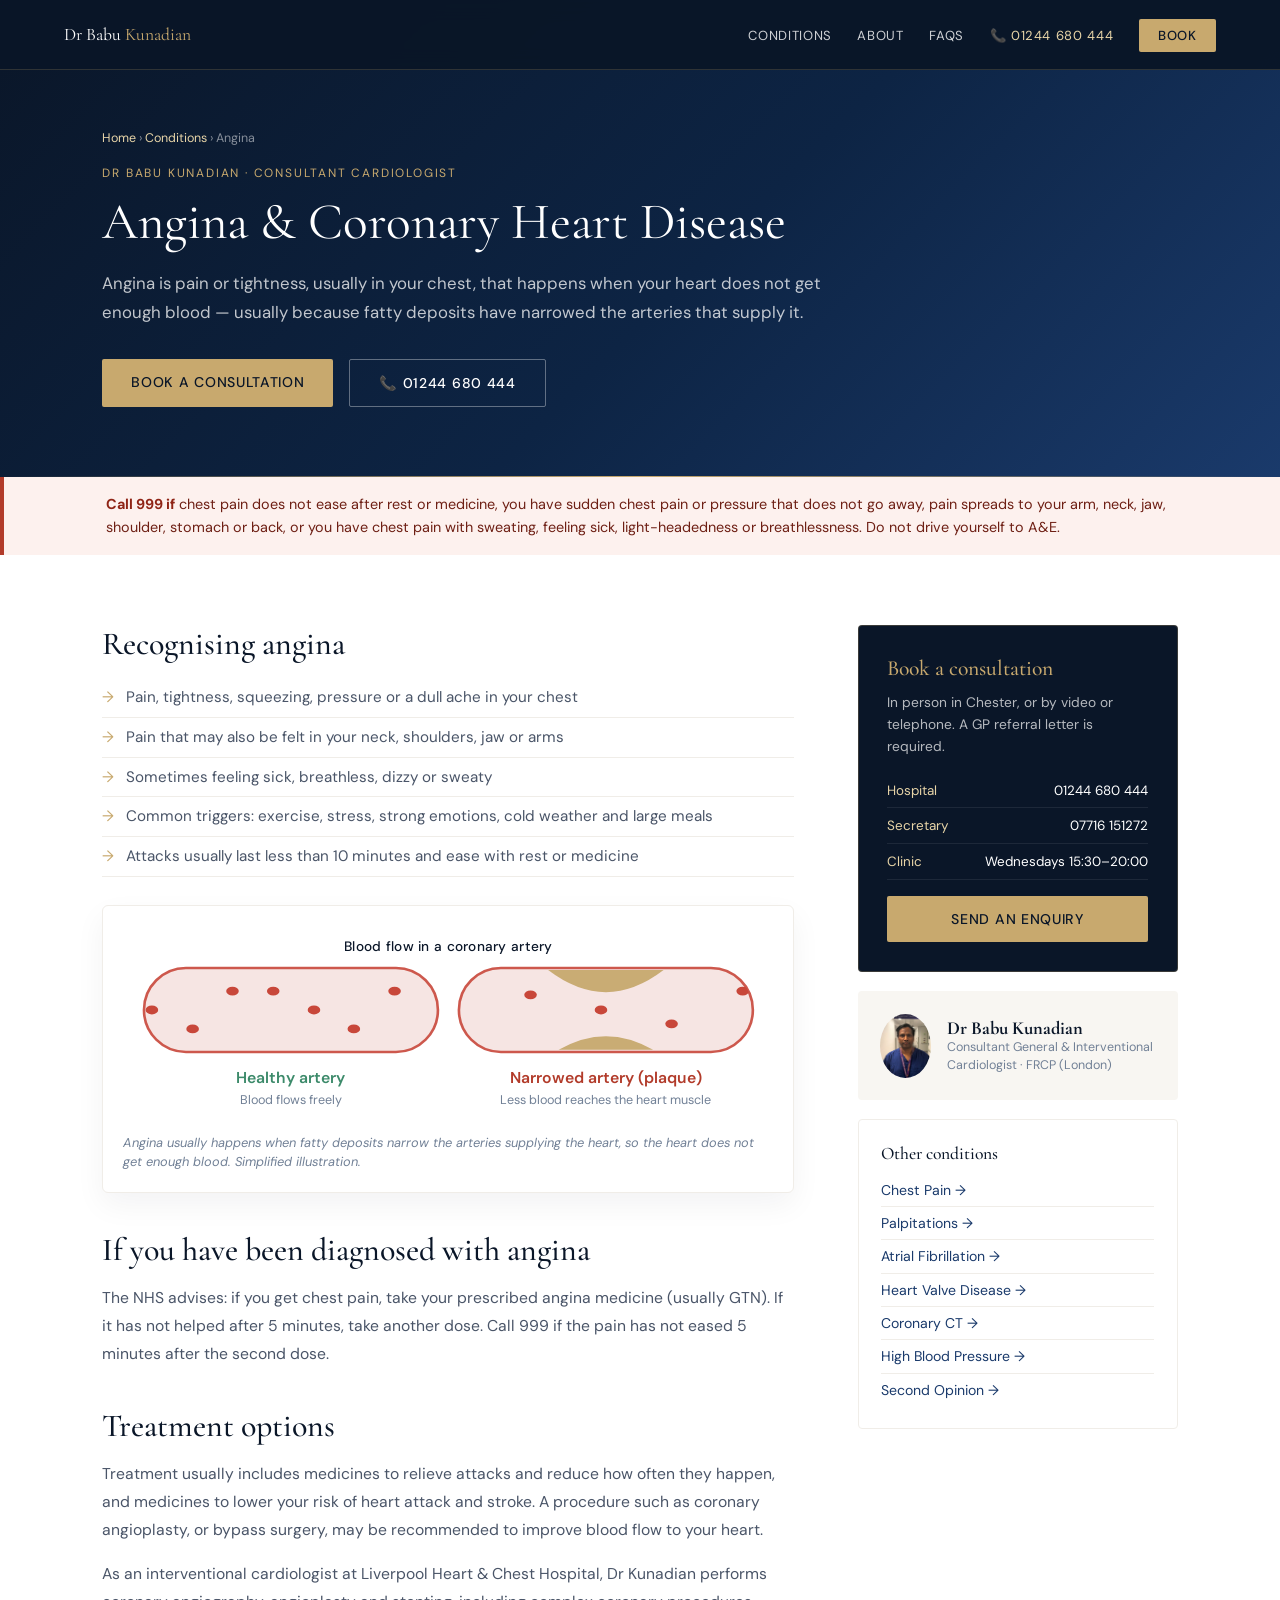
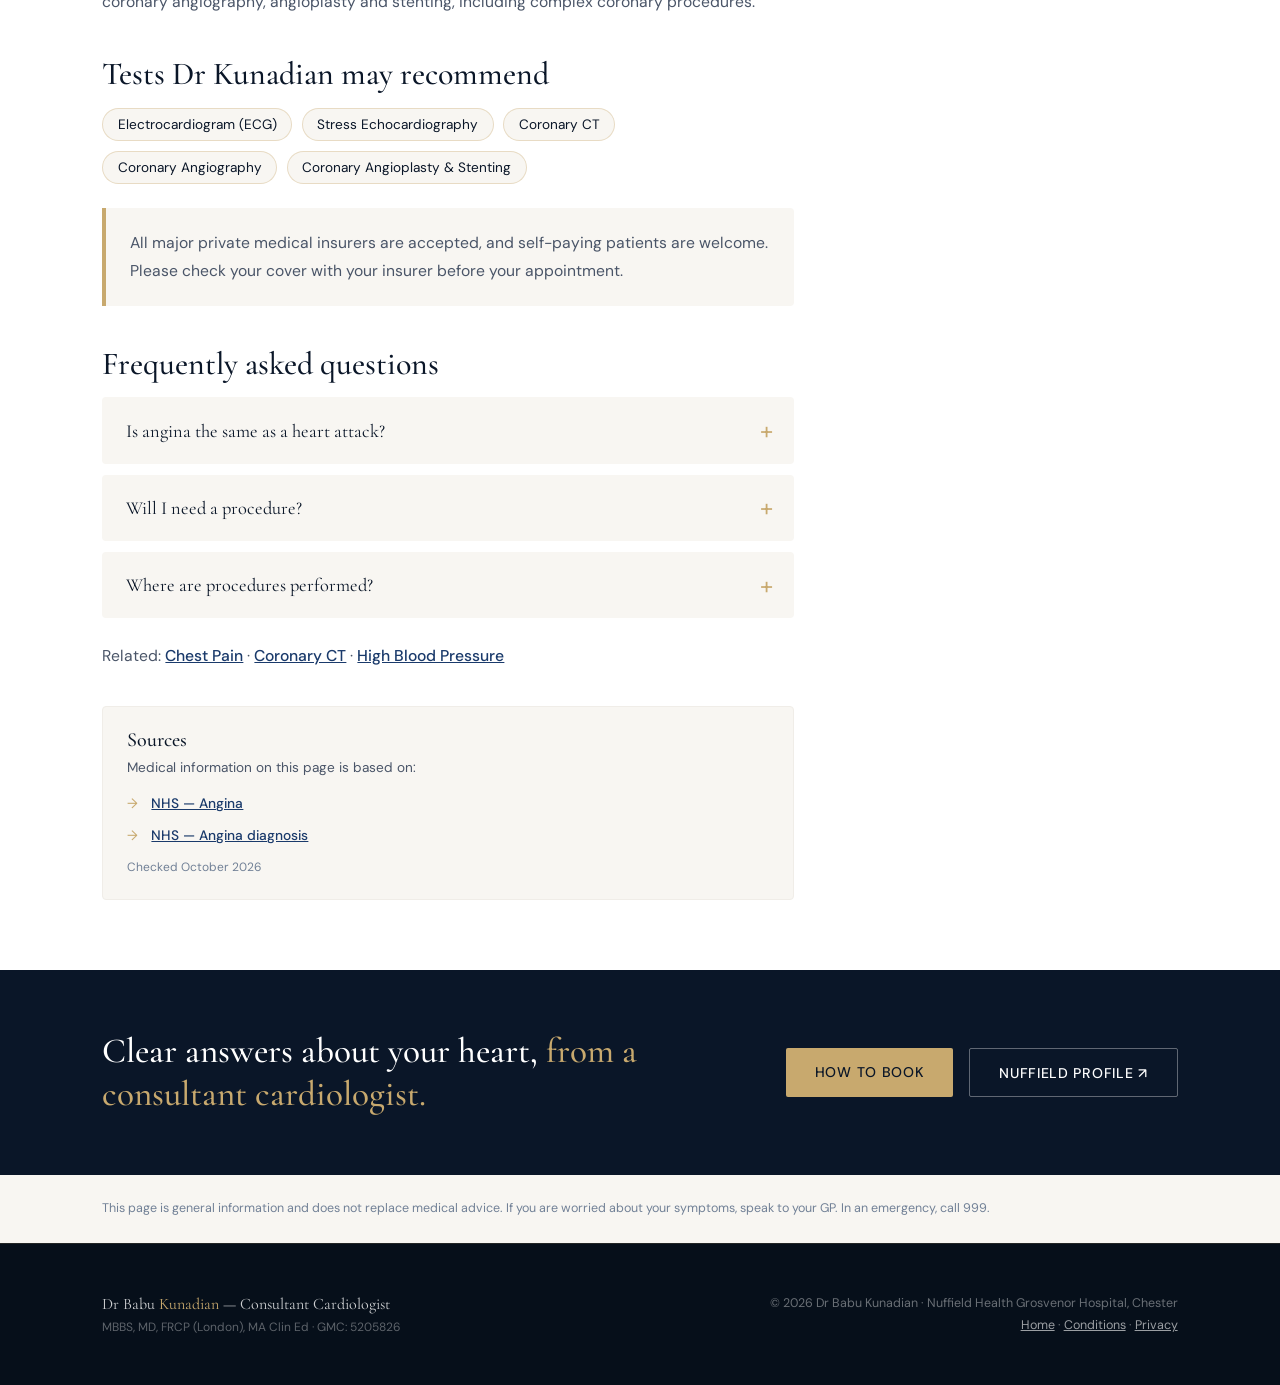
<file: angina.html>
<!DOCTYPE html>
<html lang="en-GB">
<head>
<meta charset="UTF-8">
<meta name="viewport" content="width=device-width, initial-scale=1.0">
<title>Angina Specialist Chester &amp; Liverpool | Interventional Cardiologist Dr Babu Kunadian</title>
<meta name="description" content="Angina and coronary heart disease care with Interventional Cardiologist Dr Babu Kunadian — diagnosis with coronary CT and angiography, plus angioplasty and stenting where needed.">
<link rel="canonical" href="https://www.drbabukunadian.co.uk/angina.html">
<meta name="robots" content="index, follow">
<meta name="theme-color" content="#0a1628">
<meta property="og:type" content="article">
<meta property="og:title" content="Angina Specialist Chester &amp; Liverpool | Interventional Cardiologist Dr Babu Kunadian">
<meta property="og:description" content="Angina and coronary heart disease care with Interventional Cardiologist Dr Babu Kunadian — diagnosis with coronary CT and angiography, plus angioplasty and stenting where needed.">
<meta property="og:url" content="https://www.drbabukunadian.co.uk/angina.html">
<meta property="og:image" content="https://www.drbabukunadian.co.uk/babu-lhch.jpg">
<meta property="og:locale" content="en_GB">
<link rel="icon" href="data:image/svg+xml,%3Csvg xmlns='http://www.w3.org/2000/svg' viewBox='0 0 100 100'%3E%3Crect width='100' height='100' rx='18' fill='%230a1628'/%3E%3Ctext x='50' y='66' font-size='46' text-anchor='middle' fill='%23c8a96e' font-family='Georgia,serif'%3EBK%3C/text%3E%3C/svg%3E">
<link rel="preconnect" href="https://fonts.googleapis.com">
<link href="https://fonts.googleapis.com/css2?family=Cormorant+Garamond:wght@300;400;500;600;700&family=DM+Sans:wght@300;400;500&display=swap" rel="stylesheet">
<link rel="stylesheet" href="site.css">
<script type="application/ld+json">{"@context": "https://schema.org", "@type": "MedicalWebPage", "name": "Angina & Coronary Heart Disease", "url": "https://www.drbabukunadian.co.uk/angina.html", "description": "Angina and coronary heart disease care with Interventional Cardiologist Dr Babu Kunadian — diagnosis with coronary CT and angiography, plus angioplasty and stenting where needed.", "inLanguage": "en-GB", "about": {"@type": "MedicalCondition", "name": "Angina & Coronary Heart Disease"}, "author": {"@type": "Physician", "name": "Dr Babu Kunadian", "url": "https://www.drbabukunadian.co.uk/"}, "breadcrumb": {"@type": "BreadcrumbList", "itemListElement": [{"@type": "ListItem", "position": 1, "name": "Home", "item": "https://www.drbabukunadian.co.uk/"}, {"@type": "ListItem", "position": 2, "name": "Angina & Coronary Heart Disease", "item": "https://www.drbabukunadian.co.uk/angina.html"}]}}</script>
<script type="application/ld+json">{"@context": "https://schema.org", "@type": "FAQPage", "mainEntity": [{"@type": "Question", "name": "Is angina the same as a heart attack?", "acceptedAnswer": {"@type": "Answer", "text": "No. Angina happens when the heart does not get enough blood, and attacks usually ease with rest or medicine. A heart attack is a medical emergency — call 999 if chest pain does not go away."}}, {"@type": "Question", "name": "Will I need a procedure?", "acceptedAnswer": {"@type": "Answer", "text": "Not always. Many people are treated with medicines. Coronary angioplasty or bypass surgery may be recommended to improve blood flow to the heart."}}, {"@type": "Question", "name": "Where are procedures performed?", "acceptedAnswer": {"@type": "Answer", "text": "Dr Kunadian performs interventional procedures at Liverpool Heart & Chest Hospital."}}]}</script>
</head>
<body>
<nav>
  <a class="nav-logo" href="index.html">Dr Babu <span>Kunadian</span></a>
  <ul class="nav-links">
    <li><a href="index.html#conditions">Conditions</a></li>
    <li><a href="index.html#about">About</a></li>
    <li><a href="index.html#faq">FAQs</a></li>
    <li class="nav-phone-li"><a href="tel:01244680444" class="nav-phone">📞 01244 680 444</a></li>
    <li><a href="index.html#how-to-book" class="nav-cta">Book</a></li>
  </ul>
</nav>
<header class="page-hero">
  <p class="crumbs"><a href="index.html">Home</a> › <a href="index.html#conditions">Conditions</a> › Angina</p>
  <p class="eyebrow">Dr Babu Kunadian · Consultant Cardiologist</p>
  <h1>Angina &amp; Coronary Heart Disease</h1>
  <p class="lead">Angina is pain or tightness, usually in your chest, that happens when your heart does not get enough blood — usually because fatty deposits have narrowed the arteries that supply it.</p>
  <div class="btns">
    <a href="index.html#how-to-book" class="btn-primary">Book a consultation</a>
    <a href="tel:01244680444" class="btn-outline">📞 01244 680 444</a>
  </div>
</header>
<div class="urgent" role="note"><strong>Call 999 if</strong> chest pain does not ease after rest or medicine, you have sudden chest pain or pressure that does not go away, pain spreads to your arm, neck, jaw, shoulder, stomach or back, or you have chest pain with sweating, feeling sick, light-headedness or breathlessness. Do not drive yourself to A&amp;E.</div>
<main class="page-body">
  <article class="content">
    <h2>Recognising angina</h2>
    <ul><li>Pain, tightness, squeezing, pressure or a dull ache in your chest</li><li>Pain that may also be felt in your neck, shoulders, jaw or arms</li><li>Sometimes feeling sick, breathless, dizzy or sweaty</li><li>Common triggers: exercise, stress, strong emotions, cold weather and large meals</li><li>Attacks usually last less than 10 minutes and ease with rest or medicine</li></ul>
    <figure class="viz" role="group" aria-label="Artery illustration"><svg viewBox="0 0 620 185" xmlns="http://www.w3.org/2000/svg" role="img" aria-label="A healthy coronary artery with free blood flow next to a narrowed artery where plaque slows blood flow">
  <text x="310" y="24" text-anchor="middle" class="viz-label">Blood flow in a coronary artery</text>
  <g><clipPath id="c10"><rect x="20" y="40" width="280" height="80" rx="40"/></clipPath><rect x="20" y="40" width="280" height="80" rx="40" fill="#f6e3e0" stroke="#c8473a" stroke-width="2.5" opacity="0.9"/><g clip-path="url(#c10)"><ellipse rx="6" ry="4.2" fill="#c8473a"><animateMotion path="M25,62 L295,62" dur="3.2s" begin="-0.00s" repeatCount="indefinite"/></ellipse><ellipse rx="6" ry="4.2" fill="#c8473a"><animateMotion path="M25,80 L295,80" dur="3.2s" begin="-0.46s" repeatCount="indefinite"/></ellipse><ellipse rx="6" ry="4.2" fill="#c8473a"><animateMotion path="M25,98 L295,98" dur="3.2s" begin="-0.91s" repeatCount="indefinite"/></ellipse><ellipse rx="6" ry="4.2" fill="#c8473a"><animateMotion path="M25,62 L295,62" dur="3.2s" begin="-1.37s" repeatCount="indefinite"/></ellipse><ellipse rx="6" ry="4.2" fill="#c8473a"><animateMotion path="M25,80 L295,80" dur="3.2s" begin="-1.83s" repeatCount="indefinite"/></ellipse><ellipse rx="6" ry="4.2" fill="#c8473a"><animateMotion path="M25,98 L295,98" dur="3.2s" begin="-2.29s" repeatCount="indefinite"/></ellipse><ellipse rx="6" ry="4.2" fill="#c8473a"><animateMotion path="M25,62 L295,62" dur="3.2s" begin="-2.74s" repeatCount="indefinite"/></ellipse></g><text x="160" y="150" text-anchor="middle" class="viz-title" fill="#3c8a6a">Healthy artery</text><text x="160" y="170" text-anchor="middle" class="viz-sub">Blood flows freely</text></g><g><clipPath id="c310"><rect x="320" y="40" width="280" height="80" rx="40"/></clipPath><rect x="320" y="40" width="280" height="80" rx="40" fill="#f6e3e0" stroke="#c8473a" stroke-width="2.5" opacity="0.9"/><g clip-path="url(#c310)"><ellipse rx="6" ry="4.2" fill="#c8473a"><animateMotion path="M325,62 C400,62 420,74 460,74 C500,74 520,62 595,62" dur="6s" begin="-0.00s" repeatCount="indefinite"/></ellipse><ellipse rx="6" ry="4.2" fill="#c8473a"><animateMotion path="M325,80 C400,80 420,80 460,80 C500,80 520,80 595,80" dur="6s" begin="-1.50s" repeatCount="indefinite"/></ellipse><ellipse rx="6" ry="4.2" fill="#c8473a"><animateMotion path="M325,98 C400,98 420,86 460,86 C500,86 520,98 595,98" dur="6s" begin="-3.00s" repeatCount="indefinite"/></ellipse><ellipse rx="6" ry="4.2" fill="#c8473a"><animateMotion path="M325,62 C400,62 420,74 460,74 C500,74 520,62 595,62" dur="6s" begin="-4.50s" repeatCount="indefinite"/></ellipse><path d="M405,42 Q460,84 515,42 Z" fill="#c8a96e" opacity="0.95"/><path d="M415,118 Q460,92 505,118 Z" fill="#c8a96e" opacity="0.95"/></g><text x="460" y="150" text-anchor="middle" class="viz-title" fill="#b23b2a">Narrowed artery (plaque)</text><text x="460" y="170" text-anchor="middle" class="viz-sub">Less blood reaches the heart muscle</text></g>
</svg><figcaption>Angina usually happens when fatty deposits narrow the arteries supplying the heart, so the heart does not get enough blood. Simplified illustration.</figcaption></figure>
    <h2>If you have been diagnosed with angina</h2>
    <p>The NHS advises: if you get chest pain, take your prescribed angina medicine (usually GTN). If it has not helped after 5 minutes, take another dose. Call 999 if the pain has not eased 5 minutes after the second dose.</p>
    <h2>Treatment options</h2>
    <p>Treatment usually includes medicines to relieve attacks and reduce how often they happen, and medicines to lower your risk of heart attack and stroke. A procedure such as coronary angioplasty, or bypass surgery, may be recommended to improve blood flow to your heart.</p>
    <p>As an interventional cardiologist at Liverpool Heart &amp; Chest Hospital, Dr Kunadian performs coronary angiography, angioplasty and stenting, including complex coronary procedures.</p>
    <h2>Tests Dr Kunadian may recommend</h2>
    <div class="tests"><span>Electrocardiogram (ECG)</span><span>Stress Echocardiography</span><span>Coronary CT</span><span>Coronary Angiography</span><span>Coronary Angioplasty &amp; Stenting</span></div>
    <div class="callout"><p>All major private medical insurers are accepted, and self-paying patients are welcome. Please check your cover with your insurer before your appointment.</p></div>
    <h2>Frequently asked questions</h2>
    <details class="faq-item"><summary>Is angina the same as a heart attack?</summary><div class="faq-a">No. Angina happens when the heart does not get enough blood, and attacks usually ease with rest or medicine. A heart attack is a medical emergency — call 999 if chest pain does not go away.</div></details>
    <details class="faq-item"><summary>Will I need a procedure?</summary><div class="faq-a">Not always. Many people are treated with medicines. Coronary angioplasty or bypass surgery may be recommended to improve blood flow to the heart.</div></details>
    <details class="faq-item"><summary>Where are procedures performed?</summary><div class="faq-a">Dr Kunadian performs interventional procedures at Liverpool Heart &amp; Chest Hospital.</div></details>
    <p style="margin-top:1.5rem">Related: <a href="chest-pain.html">Chest Pain</a> · <a href="coronary-ct.html">Coronary CT</a> · <a href="high-blood-pressure.html">High Blood Pressure</a></p>
    <div class="sources"><h3>Sources</h3><p>Medical information on this page is based on:</p><ul><li><a href="https://www.nhs.uk/conditions/angina/" target="_blank" rel="noopener">NHS — Angina</a></li><li><a href="https://www.nhs.uk/conditions/angina/diagnosis/" target="_blank" rel="noopener">NHS — Angina diagnosis</a></li></ul><p class="src-date">Checked October 2026</p></div>
  </article>
  <aside class="side">
    <div class="side-card">
      <h3>Book a consultation</h3>
      <p>In person in Chester, or by video or telephone. A GP referral letter is required.</p>
      <div class="row"><span>Hospital</span><a href="tel:01244680444">01244 680 444</a></div>
      <div class="row"><span>Secretary</span><a href="tel:07716151272">07716 151272</a></div>
      <div class="row"><span>Clinic</span><span>Wednesdays 15:30–20:00</span></div>
      <a href="index.html#enquire" class="btn-primary">Send an enquiry</a>
    </div>
    <div class="side-doc">
      <img src="babu-portrait.jpg" alt="Dr Babu Kunadian" width="64" height="64" loading="lazy">
      <div><strong>Dr Babu Kunadian</strong><small>Consultant General &amp; Interventional Cardiologist · FRCP (London)</small></div>
    </div>
    <div class="side-links"><h4>Other conditions</h4><a href="chest-pain.html">Chest Pain →</a><a href="palpitations.html">Palpitations →</a><a href="atrial-fibrillation.html">Atrial Fibrillation →</a><a href="heart-valve-disease.html">Heart Valve Disease →</a><a href="coronary-ct.html">Coronary CT →</a><a href="high-blood-pressure.html">High Blood Pressure →</a><a href="second-opinion.html">Second Opinion →</a></div>
  </aside>
</main>
<section class="cta-band">
  <h2>Clear answers about your heart, <span>from a consultant cardiologist.</span></h2>
  <div class="btns">
    <a href="index.html#how-to-book" class="btn-primary">How to book</a>
    <a href="https://www.nuffieldhealth.com/consultants/dr-babu-kunadian" class="btn-outline" target="_blank" rel="noopener">Nuffield profile ↗</a>
  </div>
</section>
<p class="disclaimer">This page is general information and does not replace medical advice. If you are worried about your symptoms, speak to your GP. In an emergency, call 999.</p>
<footer>
  <div class="footer-left">Dr Babu <span>Kunadian</span> — Consultant Cardiologist
    <small>MBBS, MD, FRCP (London), MA Clin Ed · GMC: 5205826</small>
  </div>
  <div class="footer-right">© 2026 Dr Babu Kunadian · Nuffield Health Grosvenor Hospital, Chester<br>
    <a href="index.html">Home</a> · <a href="index.html#conditions">Conditions</a> · <a href="privacy.html">Privacy</a>
  </div>
</footer>
<div class="mobile-bar">
  <a href="tel:01244680444" class="mb-call">📞 Call</a>
  <a href="index.html#enquire" class="mb-book">✉️ Enquire</a>
</div>
<script>
if (window.matchMedia && matchMedia('(prefers-reduced-motion: reduce)').matches) {
  document.querySelectorAll('svg').forEach(function (s) { if (s.pauseAnimations) { s.setCurrentTime(3); s.pauseAnimations(); } });
}
</script>
</body>
</html>
</file>
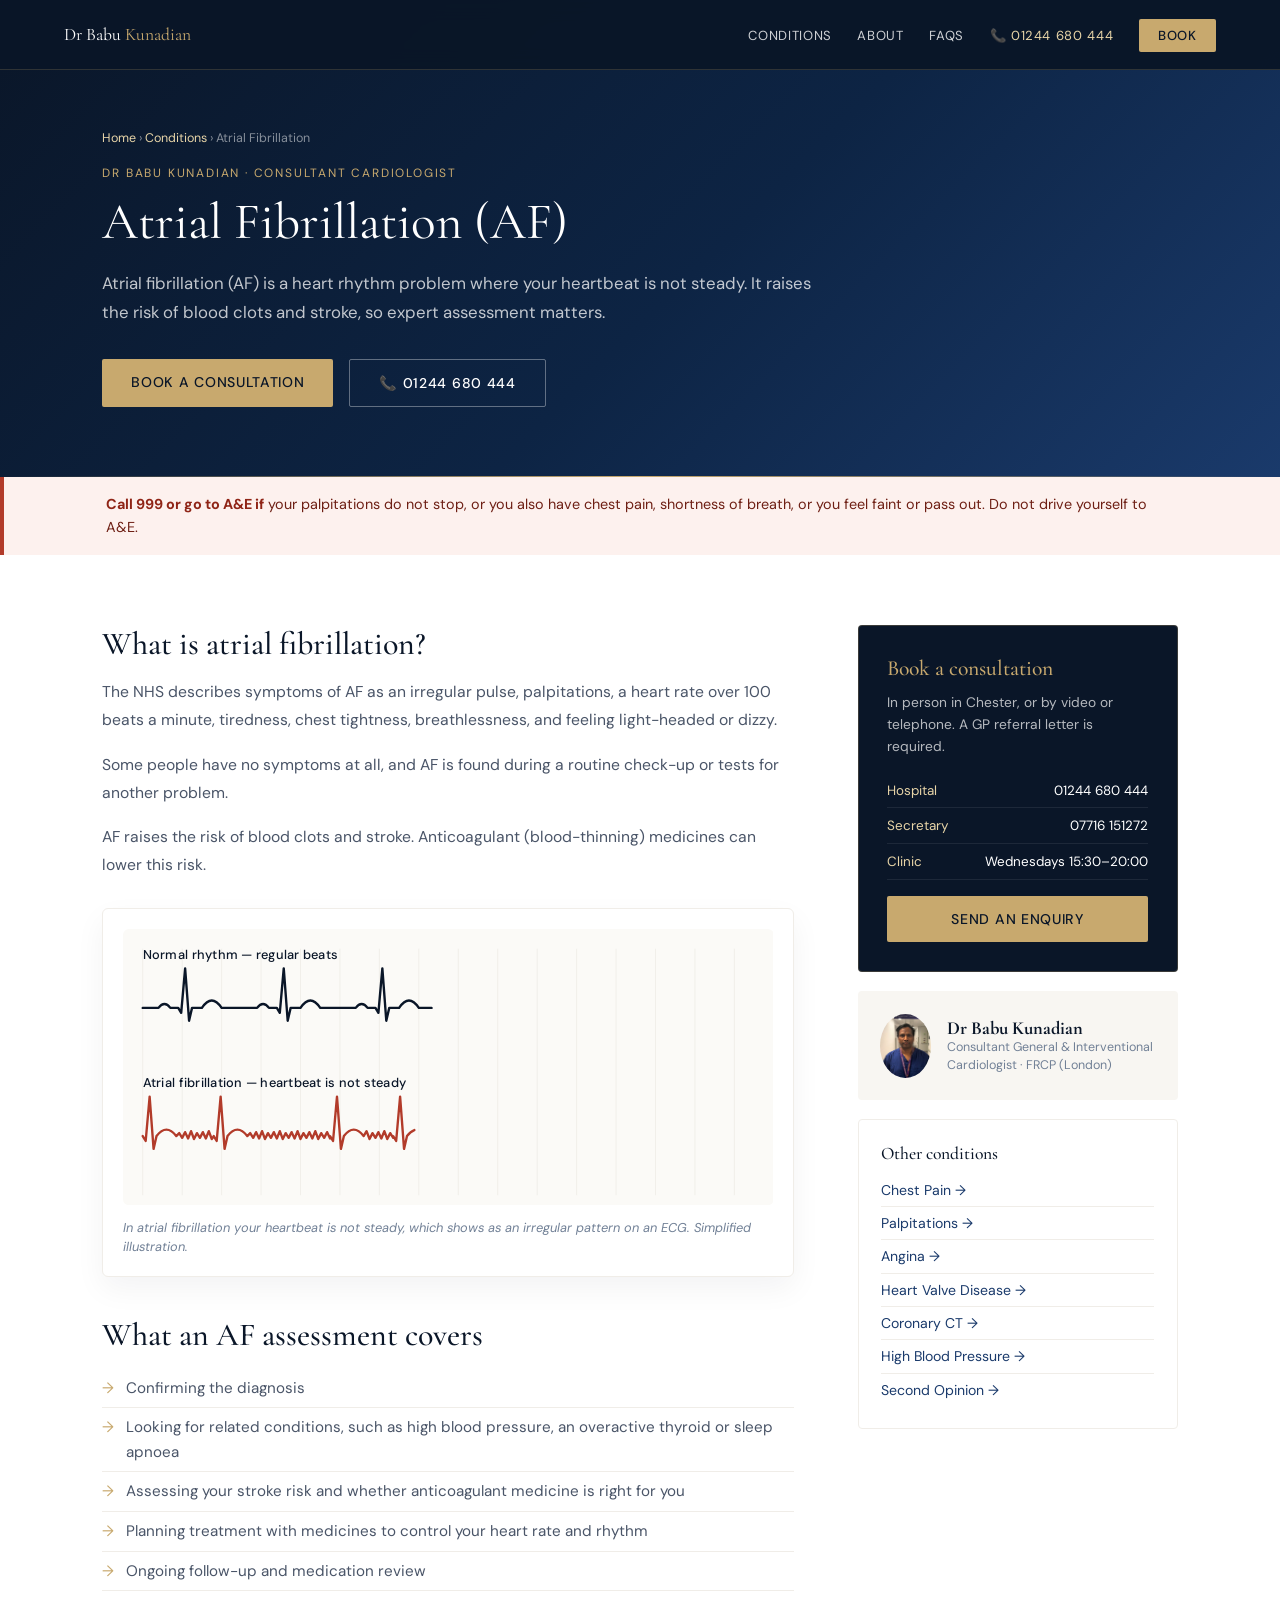
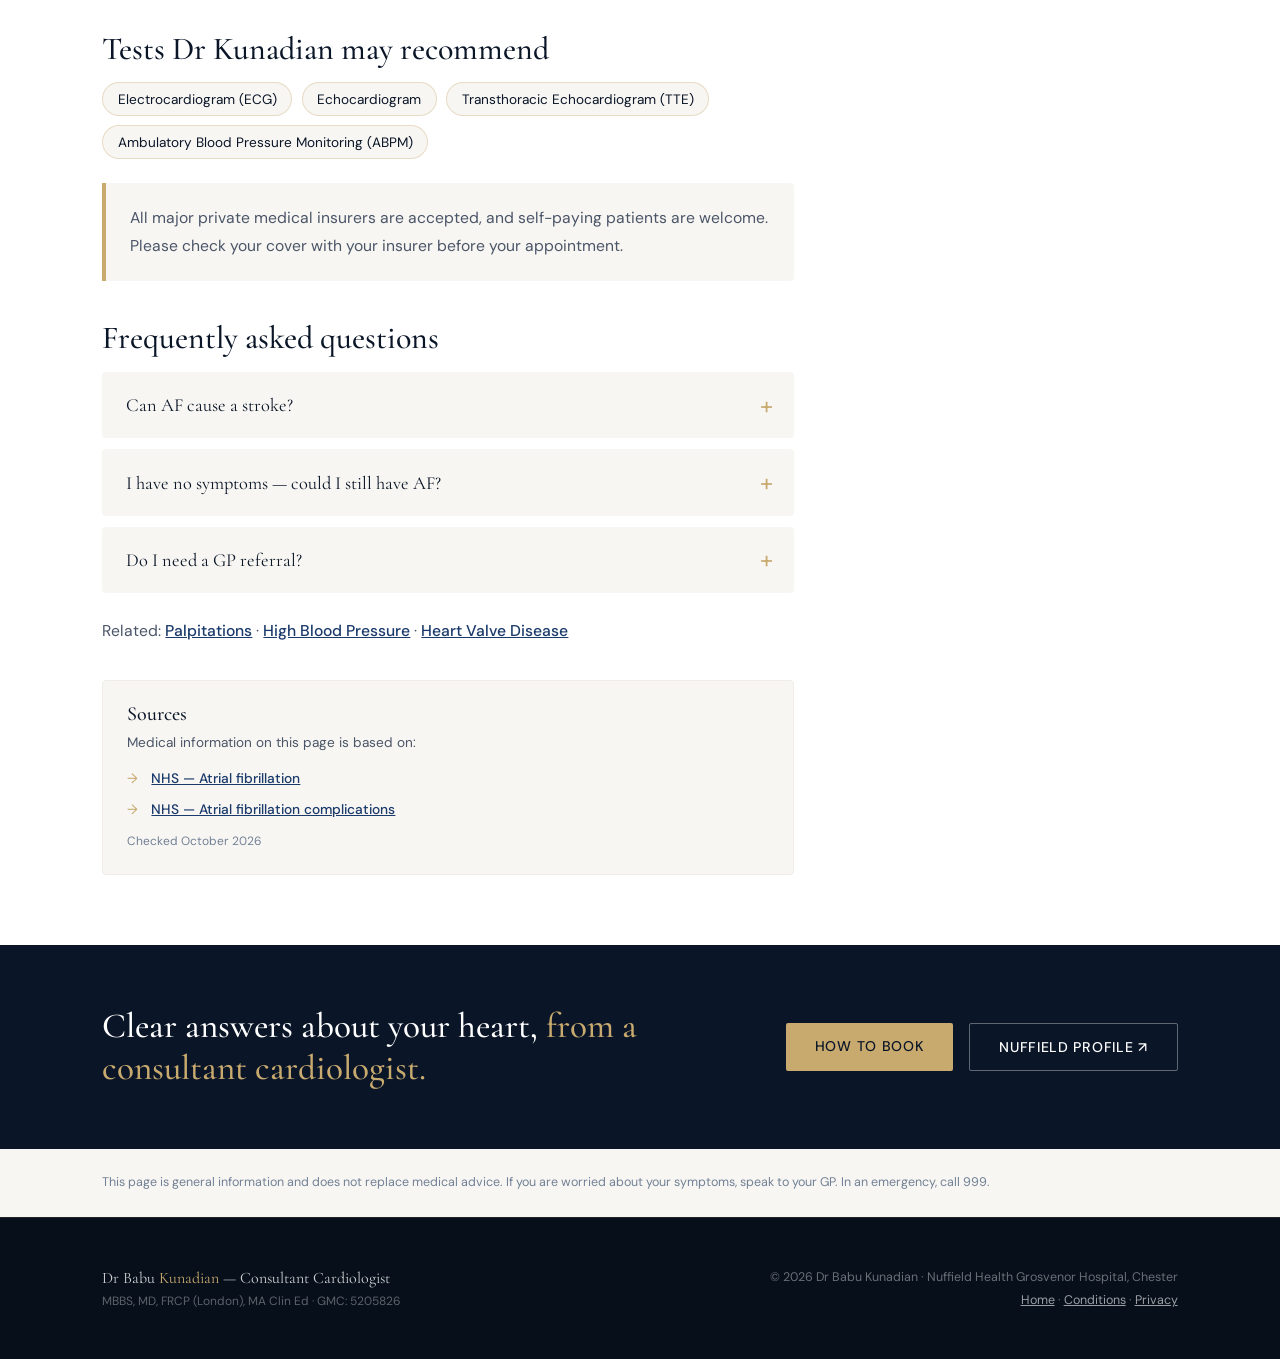
<file: atrial-fibrillation.html>
<!DOCTYPE html>
<html lang="en-GB">
<head>
<meta charset="UTF-8">
<meta name="viewport" content="width=device-width, initial-scale=1.0">
<title>Atrial Fibrillation (AF) Specialist Chester | Dr Babu Kunadian, Cardiologist</title>
<meta name="description" content="Private atrial fibrillation care in Chester and Liverpool: diagnosis, stroke risk assessment and treatment planning with Consultant Cardiologist Dr Babu Kunadian.">
<link rel="canonical" href="https://www.drbabukunadian.co.uk/atrial-fibrillation.html">
<meta name="robots" content="index, follow">
<meta name="theme-color" content="#0a1628">
<meta property="og:type" content="article">
<meta property="og:title" content="Atrial Fibrillation (AF) Specialist Chester | Dr Babu Kunadian, Cardiologist">
<meta property="og:description" content="Private atrial fibrillation care in Chester and Liverpool: diagnosis, stroke risk assessment and treatment planning with Consultant Cardiologist Dr Babu Kunadian.">
<meta property="og:url" content="https://www.drbabukunadian.co.uk/atrial-fibrillation.html">
<meta property="og:image" content="https://www.drbabukunadian.co.uk/babu-lhch.jpg">
<meta property="og:locale" content="en_GB">
<link rel="icon" href="data:image/svg+xml,%3Csvg xmlns='http://www.w3.org/2000/svg' viewBox='0 0 100 100'%3E%3Crect width='100' height='100' rx='18' fill='%230a1628'/%3E%3Ctext x='50' y='66' font-size='46' text-anchor='middle' fill='%23c8a96e' font-family='Georgia,serif'%3EBK%3C/text%3E%3C/svg%3E">
<link rel="preconnect" href="https://fonts.googleapis.com">
<link href="https://fonts.googleapis.com/css2?family=Cormorant+Garamond:wght@300;400;500;600;700&family=DM+Sans:wght@300;400;500&display=swap" rel="stylesheet">
<link rel="stylesheet" href="site.css">
<script type="application/ld+json">{"@context": "https://schema.org", "@type": "MedicalWebPage", "name": "Atrial Fibrillation (AF)", "url": "https://www.drbabukunadian.co.uk/atrial-fibrillation.html", "description": "Private atrial fibrillation care in Chester and Liverpool: diagnosis, stroke risk assessment and treatment planning with Consultant Cardiologist Dr Babu Kunadian.", "inLanguage": "en-GB", "about": {"@type": "MedicalCondition", "name": "Atrial Fibrillation (AF)"}, "author": {"@type": "Physician", "name": "Dr Babu Kunadian", "url": "https://www.drbabukunadian.co.uk/"}, "breadcrumb": {"@type": "BreadcrumbList", "itemListElement": [{"@type": "ListItem", "position": 1, "name": "Home", "item": "https://www.drbabukunadian.co.uk/"}, {"@type": "ListItem", "position": 2, "name": "Atrial Fibrillation (AF)", "item": "https://www.drbabukunadian.co.uk/atrial-fibrillation.html"}]}}</script>
<script type="application/ld+json">{"@context": "https://schema.org", "@type": "FAQPage", "mainEntity": [{"@type": "Question", "name": "Can AF cause a stroke?", "acceptedAnswer": {"@type": "Answer", "text": "AF raises the risk of blood clots and stroke. Anticoagulant medicines can lower this risk. Dr Kunadian will discuss whether they are right for you."}}, {"@type": "Question", "name": "I have no symptoms — could I still have AF?", "acceptedAnswer": {"@type": "Answer", "text": "Yes. The NHS notes that some people with AF have no symptoms and are diagnosed during a routine check-up or tests for another problem."}}, {"@type": "Question", "name": "Do I need a GP referral?", "acceptedAnswer": {"@type": "Answer", "text": "Yes. A GP referral letter is required for a private consultation."}}]}</script>
</head>
<body>
<nav>
  <a class="nav-logo" href="index.html">Dr Babu <span>Kunadian</span></a>
  <ul class="nav-links">
    <li><a href="index.html#conditions">Conditions</a></li>
    <li><a href="index.html#about">About</a></li>
    <li><a href="index.html#faq">FAQs</a></li>
    <li class="nav-phone-li"><a href="tel:01244680444" class="nav-phone">📞 01244 680 444</a></li>
    <li><a href="index.html#how-to-book" class="nav-cta">Book</a></li>
  </ul>
</nav>
<header class="page-hero">
  <p class="crumbs"><a href="index.html">Home</a> › <a href="index.html#conditions">Conditions</a> › Atrial Fibrillation</p>
  <p class="eyebrow">Dr Babu Kunadian · Consultant Cardiologist</p>
  <h1>Atrial Fibrillation (AF)</h1>
  <p class="lead">Atrial fibrillation (AF) is a heart rhythm problem where your heartbeat is not steady. It raises the risk of blood clots and stroke, so expert assessment matters.</p>
  <div class="btns">
    <a href="index.html#how-to-book" class="btn-primary">Book a consultation</a>
    <a href="tel:01244680444" class="btn-outline">📞 01244 680 444</a>
  </div>
</header>
<div class="urgent" role="note"><strong>Call 999 or go to A&amp;E if</strong> your palpitations do not stop, or you also have chest pain, shortness of breath, or you feel faint or pass out. Do not drive yourself to A&amp;E.</div>
<main class="page-body">
  <article class="content">
    <h2>What is atrial fibrillation?</h2>
    <p>The NHS describes symptoms of AF as an irregular pulse, palpitations, a heart rate over 100 beats a minute, tiredness, chest tightness, breathlessness, and feeling light-headed or dizzy.</p>
    <p>Some people have no symptoms at all, and AF is found during a routine check-up or tests for another problem.</p>
    <p>AF raises the risk of blood clots and stroke. Anticoagulant (blood-thinning) medicines can lower this risk.</p>
    <figure class="viz" role="group" aria-label="ECG comparison"><svg viewBox="0 0 660 280" xmlns="http://www.w3.org/2000/svg" role="img" aria-label="ECG comparison: a regular normal heart rhythm above an irregular atrial fibrillation rhythm below">
  <rect width="660" height="280" rx="6" fill="#fbfaf7"/><line x1="20" y1="20" x2="20" y2="270" stroke="#d9d4ca" stroke-width="0.6" opacity="0.5"/><line x1="60" y1="20" x2="60" y2="270" stroke="#d9d4ca" stroke-width="0.6" opacity="0.5"/><line x1="100" y1="20" x2="100" y2="270" stroke="#d9d4ca" stroke-width="0.6" opacity="0.5"/><line x1="140" y1="20" x2="140" y2="270" stroke="#d9d4ca" stroke-width="0.6" opacity="0.5"/><line x1="180" y1="20" x2="180" y2="270" stroke="#d9d4ca" stroke-width="0.6" opacity="0.5"/><line x1="220" y1="20" x2="220" y2="270" stroke="#d9d4ca" stroke-width="0.6" opacity="0.5"/><line x1="260" y1="20" x2="260" y2="270" stroke="#d9d4ca" stroke-width="0.6" opacity="0.5"/><line x1="300" y1="20" x2="300" y2="270" stroke="#d9d4ca" stroke-width="0.6" opacity="0.5"/><line x1="340" y1="20" x2="340" y2="270" stroke="#d9d4ca" stroke-width="0.6" opacity="0.5"/><line x1="380" y1="20" x2="380" y2="270" stroke="#d9d4ca" stroke-width="0.6" opacity="0.5"/><line x1="420" y1="20" x2="420" y2="270" stroke="#d9d4ca" stroke-width="0.6" opacity="0.5"/><line x1="460" y1="20" x2="460" y2="270" stroke="#d9d4ca" stroke-width="0.6" opacity="0.5"/><line x1="500" y1="20" x2="500" y2="270" stroke="#d9d4ca" stroke-width="0.6" opacity="0.5"/><line x1="540" y1="20" x2="540" y2="270" stroke="#d9d4ca" stroke-width="0.6" opacity="0.5"/><line x1="580" y1="20" x2="580" y2="270" stroke="#d9d4ca" stroke-width="0.6" opacity="0.5"/><line x1="620" y1="20" x2="620" y2="270" stroke="#d9d4ca" stroke-width="0.6" opacity="0.5"/>
  <text x="20" y="30" class="viz-label">Normal rhythm — regular beats</text>
  <path d="M20,80 L36,80 Q42,72 48,80 L56,80 L59,85 L63,40 L67,93 L70,80 L80,80 Q90,65 100,80 L120,80 L136,80 Q142,72 148,80 L156,80 L159,85 L163,40 L167,93 L170,80 L180,80 Q190,65 200,80 L220,80 L236,80 Q242,72 248,80 L256,80 L259,85 L263,40 L267,93 L270,80 L280,80 Q290,65 300,80 L320,80 L336,80 Q342,72 348,80 L356,80 L359,85 L363,40 L367,93 L370,80 L380,80 Q390,65 400,80 L420,80 L436,80 Q442,72 448,80 L456,80 L459,85 L463,40 L467,93 L470,80 L480,80 Q490,65 500,80 L520,80 L536,80 Q542,72 548,80 L556,80 L559,85 L563,40 L567,93 L570,80 L580,80 Q590,65 600,80 L620,80" fill="none" stroke="#0a1628" stroke-width="2.4" stroke-linejoin="round" stroke-linecap="round" pathLength="1" stroke-dasharray="1" stroke-dashoffset="1"><animate attributeName="stroke-dashoffset" values="1;0;0" keyTimes="0;0.75;1" dur="4s" repeatCount="indefinite"/></path>
  <text x="20" y="160" class="viz-label" fill="#b23b2a">Atrial fibrillation — heartbeat is not steady</text>
  <path d="M20,210 L23,215 L27,170 L31,223 L34,210 Q44,197 54,210 L57,207 L60,211.8 L63,206 L66,212.4 L69,205 L72,213.0 L75,207 L78,211.8 L81,206 L84,212.4 L87,205 L90,213.0 L92,210 L95,215 L99,170 L103,223 L106,210 Q116,197 126,210 L129,207 L132,211.8 L135,206 L138,212.4 L141,205 L144,213.0 L147,207 L150,211.8 L153,206 L156,212.4 L159,205 L162,213.0 L165,207 L168,211.8 L171,206 L174,212.4 L177,205 L180,213.0 L183,207 L186,211.8 L189,206 L192,212.4 L195,205 L198,213.0 L201,207 L204,211.8 L207,206 L210,212.4 L210,210 L213,215 L217,170 L221,223 L224,210 Q234,197 244,210 L247,205 L250,213.0 L253,207 L256,211.8 L259,206 L262,212.4 L265,205 L268,213.0 L271,207 L274,211.8 L274,210 L277,215 L281,170 L285,223 L288,210 Q298,197 308,210 L311,206 L314,212.4 L317,205 L320,213.0 L323,207 L326,211.8 L329,206 L332,212.4 L335,205 L338,213.0 L341,207 L344,211.8 L347,206 L350,212.4 L353,205 L356,213.0 L359,207 L362,211.8 L365,206 L368,212.4 L370,210 L373,215 L377,170 L381,223 L384,210 Q394,197 404,210 L407,205 L410,213.0 L413,207 L416,211.8 L419,206 L422,212.4 L425,205 L428,213.0 L431,207 L434,211.8 L437,206 L440,212.4 L443,205 L446,213.0 L449,207 L452,211.8 L455,206 L458,212.4 L461,205 L464,213.0 L467,207 L470,211.8 L473,206 L476,212.4 L479,205 L482,213.0 L485,207 L488,211.8 L491,206 L494,212.4 L497,205 L500,213.0 L504,210 L507,215 L511,170 L515,223 L518,210 Q528,197 538,210 L541,207 L544,211.8 L547,206 L550,212.4 L553,205 L556,213.0 L559,207 L562,211.8 L562,210 L565,215 L569,170 L573,223 L576,210 Q586,197 596,210 L599,206 L602,212.4 L605,205 L608,213.0 L611,207 L614,211.8 L617,206 L620,212.4 L620,210" fill="none" stroke="#b23b2a" stroke-width="2.4" stroke-linejoin="round" stroke-linecap="round" pathLength="1" stroke-dasharray="1" stroke-dashoffset="1"><animate attributeName="stroke-dashoffset" values="1;0;0" keyTimes="0;0.75;1" dur="4s" repeatCount="indefinite"/></path>
</svg><figcaption>In atrial fibrillation your heartbeat is not steady, which shows as an irregular pattern on an ECG. Simplified illustration.</figcaption></figure>
    <h2>What an AF assessment covers</h2>
    <ul><li>Confirming the diagnosis</li><li>Looking for related conditions, such as high blood pressure, an overactive thyroid or sleep apnoea</li><li>Assessing your stroke risk and whether anticoagulant medicine is right for you</li><li>Planning treatment with medicines to control your heart rate and rhythm</li><li>Ongoing follow-up and medication review</li></ul>
    <h2>Tests Dr Kunadian may recommend</h2>
    <div class="tests"><span>Electrocardiogram (ECG)</span><span>Echocardiogram</span><span>Transthoracic Echocardiogram (TTE)</span><span>Ambulatory Blood Pressure Monitoring (ABPM)</span></div>
    <div class="callout"><p>All major private medical insurers are accepted, and self-paying patients are welcome. Please check your cover with your insurer before your appointment.</p></div>
    <h2>Frequently asked questions</h2>
    <details class="faq-item"><summary>Can AF cause a stroke?</summary><div class="faq-a">AF raises the risk of blood clots and stroke. Anticoagulant medicines can lower this risk. Dr Kunadian will discuss whether they are right for you.</div></details>
    <details class="faq-item"><summary>I have no symptoms — could I still have AF?</summary><div class="faq-a">Yes. The NHS notes that some people with AF have no symptoms and are diagnosed during a routine check-up or tests for another problem.</div></details>
    <details class="faq-item"><summary>Do I need a GP referral?</summary><div class="faq-a">Yes. A GP referral letter is required for a private consultation.</div></details>
    <p style="margin-top:1.5rem">Related: <a href="palpitations.html">Palpitations</a> · <a href="high-blood-pressure.html">High Blood Pressure</a> · <a href="heart-valve-disease.html">Heart Valve Disease</a></p>
    <div class="sources"><h3>Sources</h3><p>Medical information on this page is based on:</p><ul><li><a href="https://www.nhs.uk/conditions/atrial-fibrillation/" target="_blank" rel="noopener">NHS — Atrial fibrillation</a></li><li><a href="https://www.nhs.uk/conditions/atrial-fibrillation/complications/" target="_blank" rel="noopener">NHS — Atrial fibrillation complications</a></li></ul><p class="src-date">Checked October 2026</p></div>
  </article>
  <aside class="side">
    <div class="side-card">
      <h3>Book a consultation</h3>
      <p>In person in Chester, or by video or telephone. A GP referral letter is required.</p>
      <div class="row"><span>Hospital</span><a href="tel:01244680444">01244 680 444</a></div>
      <div class="row"><span>Secretary</span><a href="tel:07716151272">07716 151272</a></div>
      <div class="row"><span>Clinic</span><span>Wednesdays 15:30–20:00</span></div>
      <a href="index.html#enquire" class="btn-primary">Send an enquiry</a>
    </div>
    <div class="side-doc">
      <img src="babu-portrait.jpg" alt="Dr Babu Kunadian" width="64" height="64" loading="lazy">
      <div><strong>Dr Babu Kunadian</strong><small>Consultant General &amp; Interventional Cardiologist · FRCP (London)</small></div>
    </div>
    <div class="side-links"><h4>Other conditions</h4><a href="chest-pain.html">Chest Pain →</a><a href="palpitations.html">Palpitations →</a><a href="angina.html">Angina →</a><a href="heart-valve-disease.html">Heart Valve Disease →</a><a href="coronary-ct.html">Coronary CT →</a><a href="high-blood-pressure.html">High Blood Pressure →</a><a href="second-opinion.html">Second Opinion →</a></div>
  </aside>
</main>
<section class="cta-band">
  <h2>Clear answers about your heart, <span>from a consultant cardiologist.</span></h2>
  <div class="btns">
    <a href="index.html#how-to-book" class="btn-primary">How to book</a>
    <a href="https://www.nuffieldhealth.com/consultants/dr-babu-kunadian" class="btn-outline" target="_blank" rel="noopener">Nuffield profile ↗</a>
  </div>
</section>
<p class="disclaimer">This page is general information and does not replace medical advice. If you are worried about your symptoms, speak to your GP. In an emergency, call 999.</p>
<footer>
  <div class="footer-left">Dr Babu <span>Kunadian</span> — Consultant Cardiologist
    <small>MBBS, MD, FRCP (London), MA Clin Ed · GMC: 5205826</small>
  </div>
  <div class="footer-right">© 2026 Dr Babu Kunadian · Nuffield Health Grosvenor Hospital, Chester<br>
    <a href="index.html">Home</a> · <a href="index.html#conditions">Conditions</a> · <a href="privacy.html">Privacy</a>
  </div>
</footer>
<div class="mobile-bar">
  <a href="tel:01244680444" class="mb-call">📞 Call</a>
  <a href="index.html#enquire" class="mb-book">✉️ Enquire</a>
</div>
<script>
if (window.matchMedia && matchMedia('(prefers-reduced-motion: reduce)').matches) {
  document.querySelectorAll('svg').forEach(function (s) { if (s.pauseAnimations) { s.setCurrentTime(3); s.pauseAnimations(); } });
}
</script>
</body>
</html>
</file>
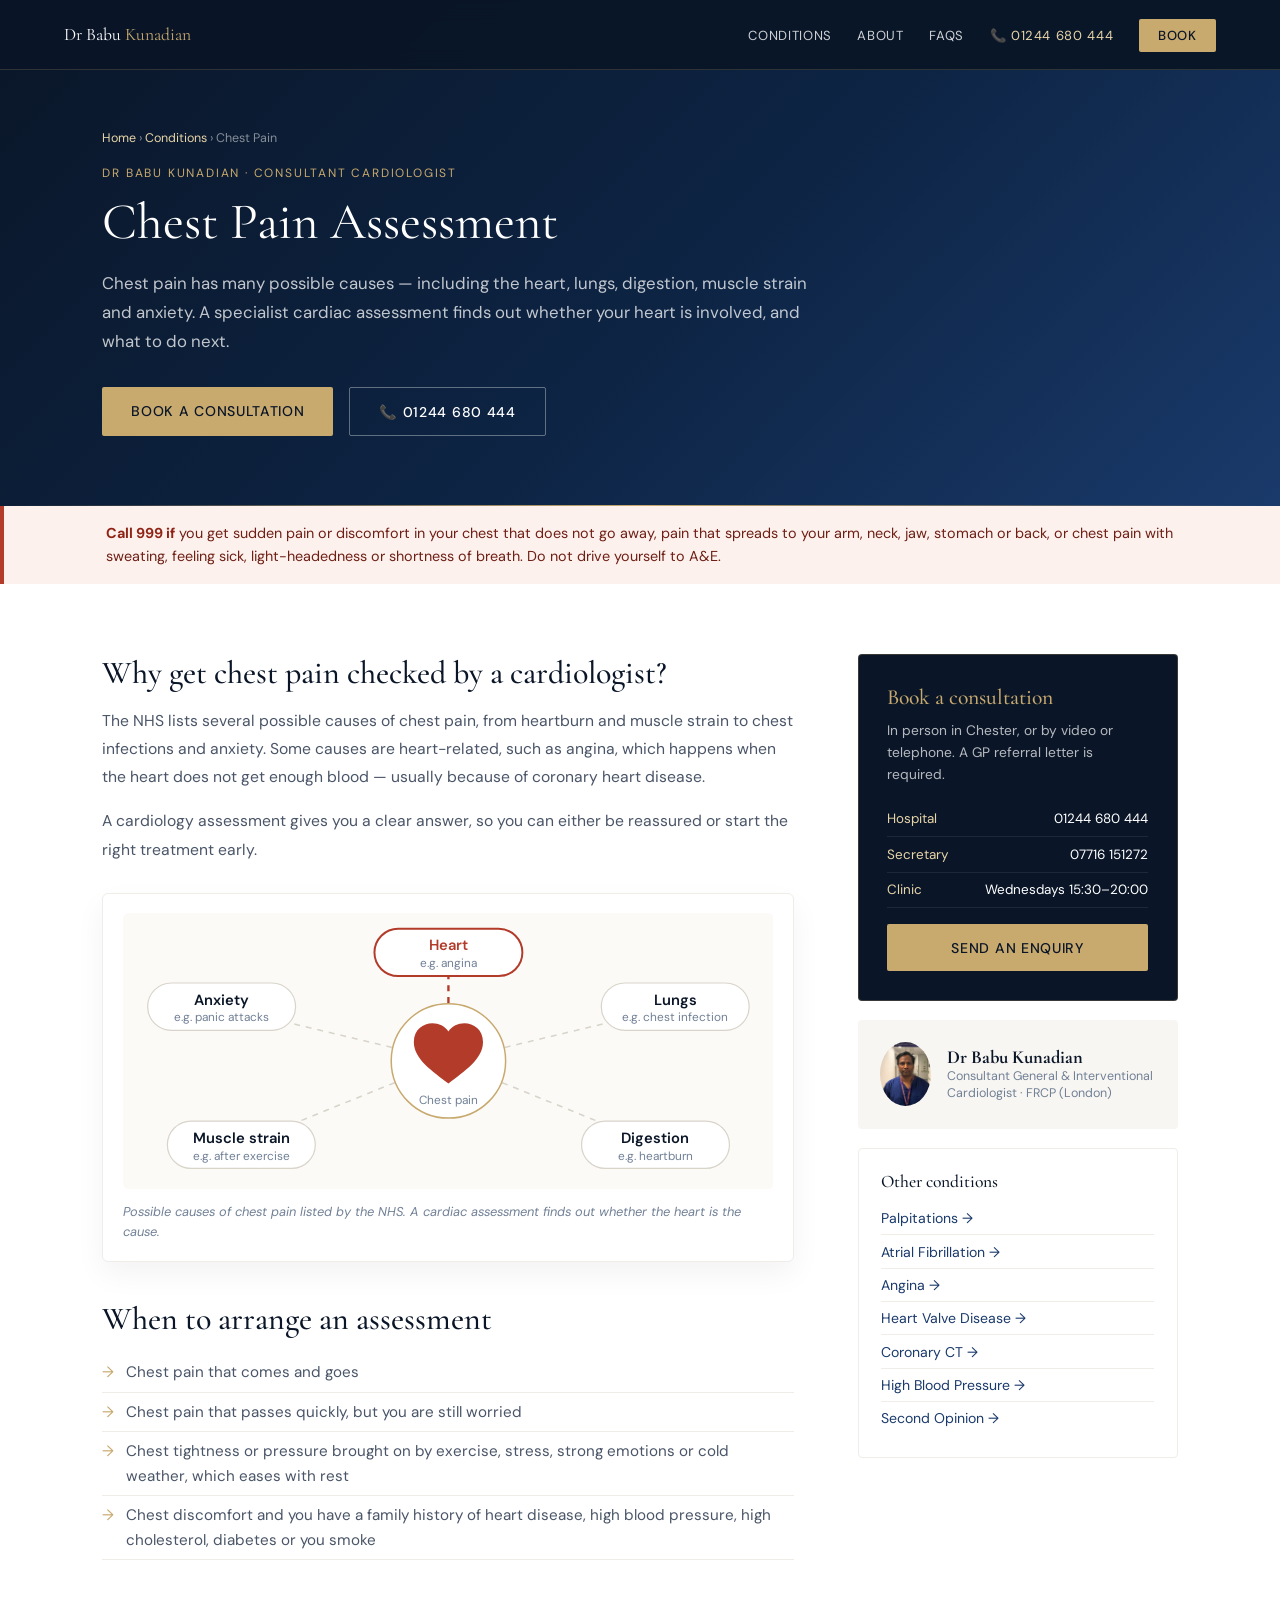
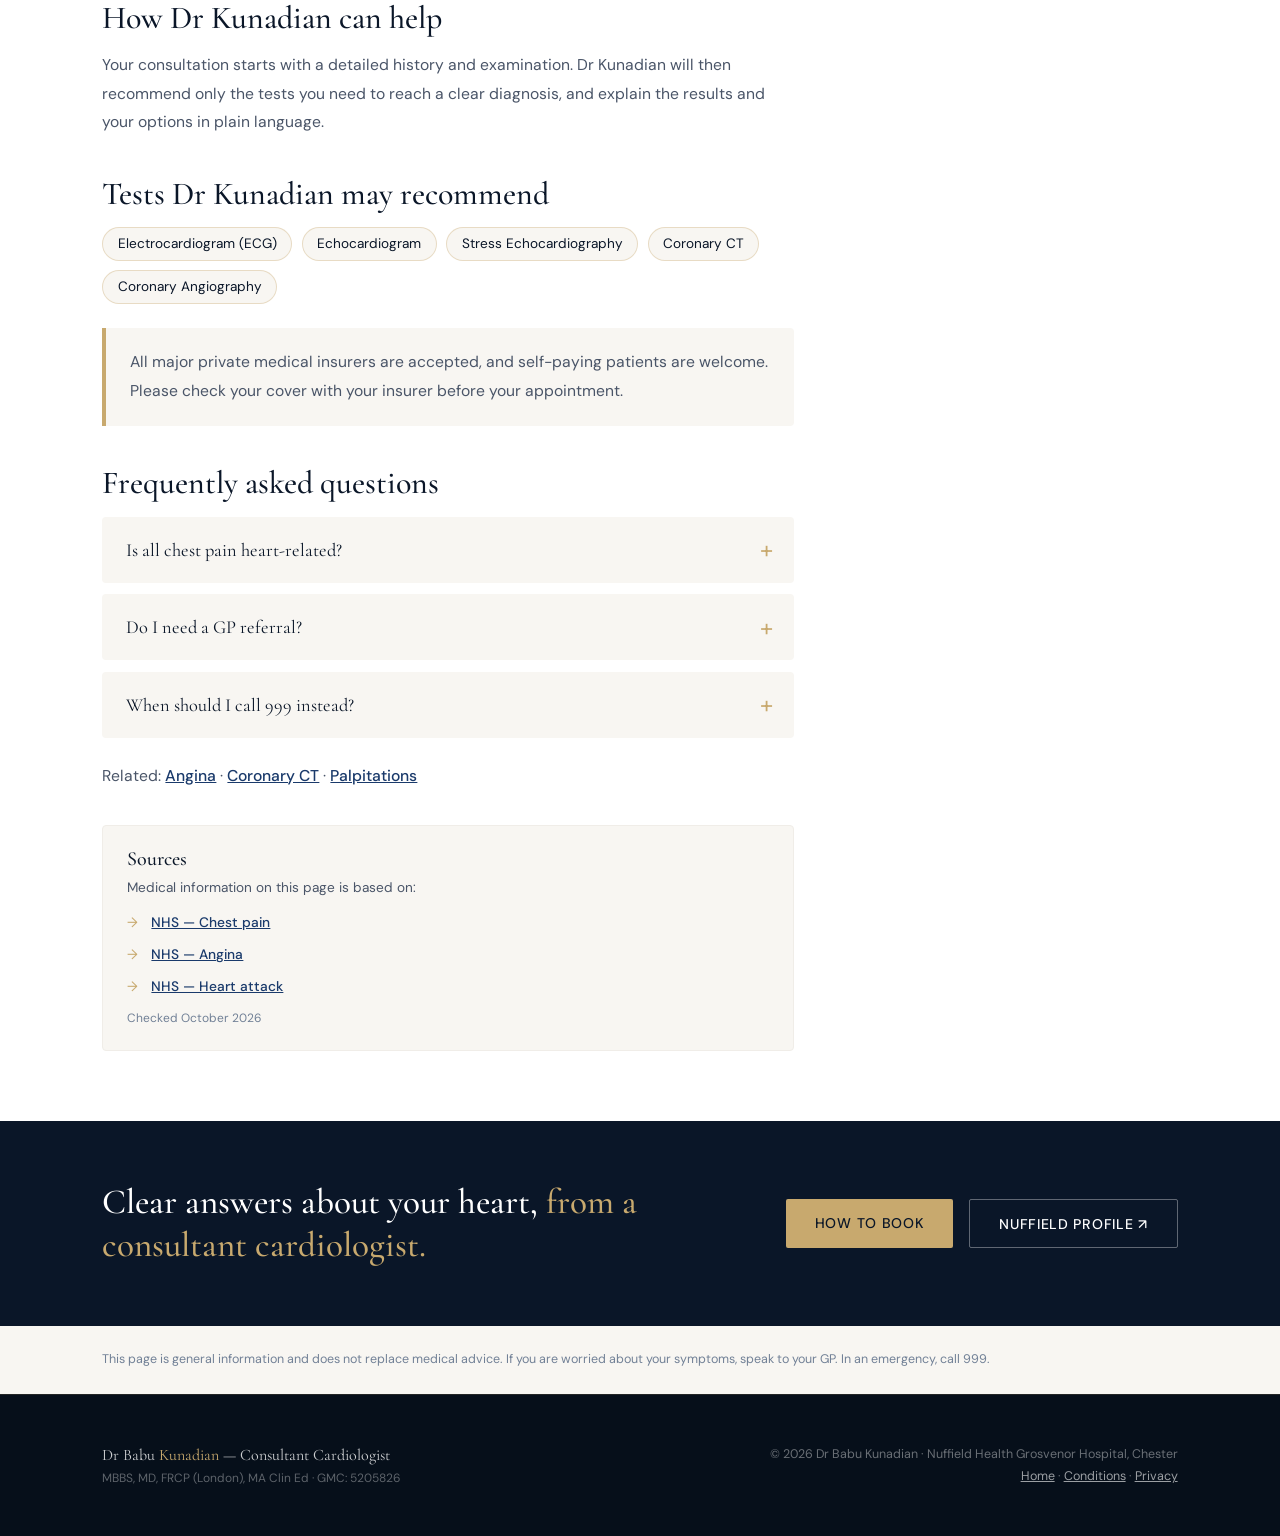
<file: chest-pain.html>
<!DOCTYPE html>
<html lang="en-GB">
<head>
<meta charset="UTF-8">
<meta name="viewport" content="width=device-width, initial-scale=1.0">
<title>Private Chest Pain Assessment in Chester &amp; Liverpool | Dr Babu Kunadian</title>
<meta name="description" content="Private chest pain assessment with Consultant Cardiologist Dr Babu Kunadian at Nuffield Health Grosvenor Hospital, Chester. ECG, echocardiogram, stress echo and coronary CT.">
<link rel="canonical" href="https://www.drbabukunadian.co.uk/chest-pain.html">
<meta name="robots" content="index, follow">
<meta name="theme-color" content="#0a1628">
<meta property="og:type" content="article">
<meta property="og:title" content="Private Chest Pain Assessment in Chester &amp; Liverpool | Dr Babu Kunadian">
<meta property="og:description" content="Private chest pain assessment with Consultant Cardiologist Dr Babu Kunadian at Nuffield Health Grosvenor Hospital, Chester. ECG, echocardiogram, stress echo and coronary CT.">
<meta property="og:url" content="https://www.drbabukunadian.co.uk/chest-pain.html">
<meta property="og:image" content="https://www.drbabukunadian.co.uk/babu-lhch.jpg">
<meta property="og:locale" content="en_GB">
<link rel="icon" href="data:image/svg+xml,%3Csvg xmlns='http://www.w3.org/2000/svg' viewBox='0 0 100 100'%3E%3Crect width='100' height='100' rx='18' fill='%230a1628'/%3E%3Ctext x='50' y='66' font-size='46' text-anchor='middle' fill='%23c8a96e' font-family='Georgia,serif'%3EBK%3C/text%3E%3C/svg%3E">
<link rel="preconnect" href="https://fonts.googleapis.com">
<link href="https://fonts.googleapis.com/css2?family=Cormorant+Garamond:wght@300;400;500;600;700&family=DM+Sans:wght@300;400;500&display=swap" rel="stylesheet">
<link rel="stylesheet" href="site.css">
<script type="application/ld+json">{"@context": "https://schema.org", "@type": "MedicalWebPage", "name": "Chest Pain Assessment", "url": "https://www.drbabukunadian.co.uk/chest-pain.html", "description": "Private chest pain assessment with Consultant Cardiologist Dr Babu Kunadian at Nuffield Health Grosvenor Hospital, Chester. ECG, echocardiogram, stress echo and coronary CT.", "inLanguage": "en-GB", "about": {"@type": "MedicalCondition", "name": "Chest Pain Assessment"}, "author": {"@type": "Physician", "name": "Dr Babu Kunadian", "url": "https://www.drbabukunadian.co.uk/"}, "breadcrumb": {"@type": "BreadcrumbList", "itemListElement": [{"@type": "ListItem", "position": 1, "name": "Home", "item": "https://www.drbabukunadian.co.uk/"}, {"@type": "ListItem", "position": 2, "name": "Chest Pain Assessment", "item": "https://www.drbabukunadian.co.uk/chest-pain.html"}]}}</script>
<script type="application/ld+json">{"@context": "https://schema.org", "@type": "FAQPage", "mainEntity": [{"@type": "Question", "name": "Is all chest pain heart-related?", "acceptedAnswer": {"@type": "Answer", "text": "No. According to the NHS, chest pain can also come from the lungs, digestion (such as heartburn), muscle strain, or anxiety and panic attacks. A cardiac assessment helps rule the heart in or out."}}, {"@type": "Question", "name": "Do I need a GP referral?", "acceptedAnswer": {"@type": "Answer", "text": "Yes. A GP referral letter is required for a private consultation."}}, {"@type": "Question", "name": "When should I call 999 instead?", "acceptedAnswer": {"@type": "Answer", "text": "The NHS advises calling 999 if you have sudden chest pain or discomfort that does not go away, pain that spreads to your arm, neck, jaw, stomach or back, or chest pain with sweating, feeling sick, light-headedness or shortness of breath."}}]}</script>
</head>
<body>
<nav>
  <a class="nav-logo" href="index.html">Dr Babu <span>Kunadian</span></a>
  <ul class="nav-links">
    <li><a href="index.html#conditions">Conditions</a></li>
    <li><a href="index.html#about">About</a></li>
    <li><a href="index.html#faq">FAQs</a></li>
    <li class="nav-phone-li"><a href="tel:01244680444" class="nav-phone">📞 01244 680 444</a></li>
    <li><a href="index.html#how-to-book" class="nav-cta">Book</a></li>
  </ul>
</nav>
<header class="page-hero">
  <p class="crumbs"><a href="index.html">Home</a> › <a href="index.html#conditions">Conditions</a> › Chest Pain</p>
  <p class="eyebrow">Dr Babu Kunadian · Consultant Cardiologist</p>
  <h1>Chest Pain Assessment</h1>
  <p class="lead">Chest pain has many possible causes — including the heart, lungs, digestion, muscle strain and anxiety. A specialist cardiac assessment finds out whether your heart is involved, and what to do next.</p>
  <div class="btns">
    <a href="index.html#how-to-book" class="btn-primary">Book a consultation</a>
    <a href="tel:01244680444" class="btn-outline">📞 01244 680 444</a>
  </div>
</header>
<div class="urgent" role="note"><strong>Call 999 if</strong> you get sudden pain or discomfort in your chest that does not go away, pain that spreads to your arm, neck, jaw, stomach or back, or chest pain with sweating, feeling sick, light-headedness or shortness of breath. Do not drive yourself to A&amp;E.</div>
<main class="page-body">
  <article class="content">
    <h2>Why get chest pain checked by a cardiologist?</h2>
    <p>The NHS lists several possible causes of chest pain, from heartburn and muscle strain to chest infections and anxiety. Some causes are heart-related, such as angina, which happens when the heart does not get enough blood — usually because of coronary heart disease.</p>
    <p>A cardiology assessment gives you a clear answer, so you can either be reassured or start the right treatment early.</p>
    <figure class="viz" role="group" aria-label="Possible causes of chest pain"><svg viewBox="0 0 660 280" xmlns="http://www.w3.org/2000/svg" role="img" aria-label="Chest pain can come from the heart, lungs, digestion, chest muscles and ribs, or anxiety">
  <rect width="660" height="280" rx="6" fill="#fbfaf7"/>
  <line x1="330" y1="150" x2="330" y2="40" stroke="#b23b2a" stroke-width="2.4" stroke-dasharray="6 6"><animate attributeName="stroke-dashoffset" values="24;0" dur="1.6s" repeatCount="indefinite"/></line><line x1="330" y1="150" x2="560" y2="95" stroke="#d9d4ca" stroke-width="1.6" stroke-dasharray="6 6"><animate attributeName="stroke-dashoffset" values="24;0" dur="1.6s" repeatCount="indefinite"/></line><line x1="330" y1="150" x2="540" y2="235" stroke="#d9d4ca" stroke-width="1.6" stroke-dasharray="6 6"><animate attributeName="stroke-dashoffset" values="24;0" dur="1.6s" repeatCount="indefinite"/></line><line x1="330" y1="150" x2="120" y2="235" stroke="#d9d4ca" stroke-width="1.6" stroke-dasharray="6 6"><animate attributeName="stroke-dashoffset" values="24;0" dur="1.6s" repeatCount="indefinite"/></line><line x1="330" y1="150" x2="100" y2="95" stroke="#d9d4ca" stroke-width="1.6" stroke-dasharray="6 6"><animate attributeName="stroke-dashoffset" values="24;0" dur="1.6s" repeatCount="indefinite"/></line>
  <circle cx="330" cy="150" r="58" fill="#fff" stroke="#c8a96e" stroke-width="1.5"/>
  <g transform="translate(330,136) scale(0.85)"><path d="M0,-18 C-10,-34 -40,-30 -40,-6 C-40,14 -18,28 0,42 C18,28 40,14 40,-6 C40,-30 10,-34 0,-18 Z" fill="#b23b2a">
    <animateTransform attributeName="transform" type="scale" values="1;1.1;1;1.06;1" keyTimes="0;0.15;0.3;0.45;1" dur="1.1s" repeatCount="indefinite"/></path></g>
  <text x="330" y="194" text-anchor="middle" class="viz-sub">Chest pain</text>
  <g><rect x="255.0" y="16" width="150" height="48" rx="24" fill="#fff" stroke="#b23b2a" stroke-width="2"/><text x="330" y="38" text-anchor="middle" class="viz-title" fill="#b23b2a">Heart</text><text x="330" y="55" text-anchor="middle" class="viz-sub">e.g. angina</text></g><g><rect x="485.0" y="71" width="150" height="48" rx="24" fill="#fff" stroke="#d9d4ca" stroke-width="1.2"/><text x="560" y="93" text-anchor="middle" class="viz-title" fill="#0a1628">Lungs</text><text x="560" y="110" text-anchor="middle" class="viz-sub">e.g. chest infection</text></g><g><rect x="465.0" y="211" width="150" height="48" rx="24" fill="#fff" stroke="#d9d4ca" stroke-width="1.2"/><text x="540" y="233" text-anchor="middle" class="viz-title" fill="#0a1628">Digestion</text><text x="540" y="250" text-anchor="middle" class="viz-sub">e.g. heartburn</text></g><g><rect x="45.0" y="211" width="150" height="48" rx="24" fill="#fff" stroke="#d9d4ca" stroke-width="1.2"/><text x="120" y="233" text-anchor="middle" class="viz-title" fill="#0a1628">Muscle strain</text><text x="120" y="250" text-anchor="middle" class="viz-sub">e.g. after exercise</text></g><g><rect x="25.0" y="71" width="150" height="48" rx="24" fill="#fff" stroke="#d9d4ca" stroke-width="1.2"/><text x="100" y="93" text-anchor="middle" class="viz-title" fill="#0a1628">Anxiety</text><text x="100" y="110" text-anchor="middle" class="viz-sub">e.g. panic attacks</text></g>
</svg><figcaption>Possible causes of chest pain listed by the NHS. A cardiac assessment finds out whether the heart is the cause.</figcaption></figure>
    <h2>When to arrange an assessment</h2>
    <ul><li>Chest pain that comes and goes</li><li>Chest pain that passes quickly, but you are still worried</li><li>Chest tightness or pressure brought on by exercise, stress, strong emotions or cold weather, which eases with rest</li><li>Chest discomfort and you have a family history of heart disease, high blood pressure, high cholesterol, diabetes or you smoke</li></ul>
    <h2>How Dr Kunadian can help</h2>
    <p>Your consultation starts with a detailed history and examination. Dr Kunadian will then recommend only the tests you need to reach a clear diagnosis, and explain the results and your options in plain language.</p>
    <h2>Tests Dr Kunadian may recommend</h2>
    <div class="tests"><span>Electrocardiogram (ECG)</span><span>Echocardiogram</span><span>Stress Echocardiography</span><span>Coronary CT</span><span>Coronary Angiography</span></div>
    <div class="callout"><p>All major private medical insurers are accepted, and self-paying patients are welcome. Please check your cover with your insurer before your appointment.</p></div>
    <h2>Frequently asked questions</h2>
    <details class="faq-item"><summary>Is all chest pain heart-related?</summary><div class="faq-a">No. According to the NHS, chest pain can also come from the lungs, digestion (such as heartburn), muscle strain, or anxiety and panic attacks. A cardiac assessment helps rule the heart in or out.</div></details>
    <details class="faq-item"><summary>Do I need a GP referral?</summary><div class="faq-a">Yes. A GP referral letter is required for a private consultation.</div></details>
    <details class="faq-item"><summary>When should I call 999 instead?</summary><div class="faq-a">The NHS advises calling 999 if you have sudden chest pain or discomfort that does not go away, pain that spreads to your arm, neck, jaw, stomach or back, or chest pain with sweating, feeling sick, light-headedness or shortness of breath.</div></details>
    <p style="margin-top:1.5rem">Related: <a href="angina.html">Angina</a> · <a href="coronary-ct.html">Coronary CT</a> · <a href="palpitations.html">Palpitations</a></p>
    <div class="sources"><h3>Sources</h3><p>Medical information on this page is based on:</p><ul><li><a href="https://www.nhs.uk/symptoms/chest-pain/" target="_blank" rel="noopener">NHS — Chest pain</a></li><li><a href="https://www.nhs.uk/conditions/angina/" target="_blank" rel="noopener">NHS — Angina</a></li><li><a href="https://www.nhs.uk/conditions/heart-attack/" target="_blank" rel="noopener">NHS — Heart attack</a></li></ul><p class="src-date">Checked October 2026</p></div>
  </article>
  <aside class="side">
    <div class="side-card">
      <h3>Book a consultation</h3>
      <p>In person in Chester, or by video or telephone. A GP referral letter is required.</p>
      <div class="row"><span>Hospital</span><a href="tel:01244680444">01244 680 444</a></div>
      <div class="row"><span>Secretary</span><a href="tel:07716151272">07716 151272</a></div>
      <div class="row"><span>Clinic</span><span>Wednesdays 15:30–20:00</span></div>
      <a href="index.html#enquire" class="btn-primary">Send an enquiry</a>
    </div>
    <div class="side-doc">
      <img src="babu-portrait.jpg" alt="Dr Babu Kunadian" width="64" height="64" loading="lazy">
      <div><strong>Dr Babu Kunadian</strong><small>Consultant General &amp; Interventional Cardiologist · FRCP (London)</small></div>
    </div>
    <div class="side-links"><h4>Other conditions</h4><a href="palpitations.html">Palpitations →</a><a href="atrial-fibrillation.html">Atrial Fibrillation →</a><a href="angina.html">Angina →</a><a href="heart-valve-disease.html">Heart Valve Disease →</a><a href="coronary-ct.html">Coronary CT →</a><a href="high-blood-pressure.html">High Blood Pressure →</a><a href="second-opinion.html">Second Opinion →</a></div>
  </aside>
</main>
<section class="cta-band">
  <h2>Clear answers about your heart, <span>from a consultant cardiologist.</span></h2>
  <div class="btns">
    <a href="index.html#how-to-book" class="btn-primary">How to book</a>
    <a href="https://www.nuffieldhealth.com/consultants/dr-babu-kunadian" class="btn-outline" target="_blank" rel="noopener">Nuffield profile ↗</a>
  </div>
</section>
<p class="disclaimer">This page is general information and does not replace medical advice. If you are worried about your symptoms, speak to your GP. In an emergency, call 999.</p>
<footer>
  <div class="footer-left">Dr Babu <span>Kunadian</span> — Consultant Cardiologist
    <small>MBBS, MD, FRCP (London), MA Clin Ed · GMC: 5205826</small>
  </div>
  <div class="footer-right">© 2026 Dr Babu Kunadian · Nuffield Health Grosvenor Hospital, Chester<br>
    <a href="index.html">Home</a> · <a href="index.html#conditions">Conditions</a> · <a href="privacy.html">Privacy</a>
  </div>
</footer>
<div class="mobile-bar">
  <a href="tel:01244680444" class="mb-call">📞 Call</a>
  <a href="index.html#enquire" class="mb-book">✉️ Enquire</a>
</div>
<script>
if (window.matchMedia && matchMedia('(prefers-reduced-motion: reduce)').matches) {
  document.querySelectorAll('svg').forEach(function (s) { if (s.pauseAnimations) { s.setCurrentTime(3); s.pauseAnimations(); } });
}
</script>
</body>
</html>
</file>
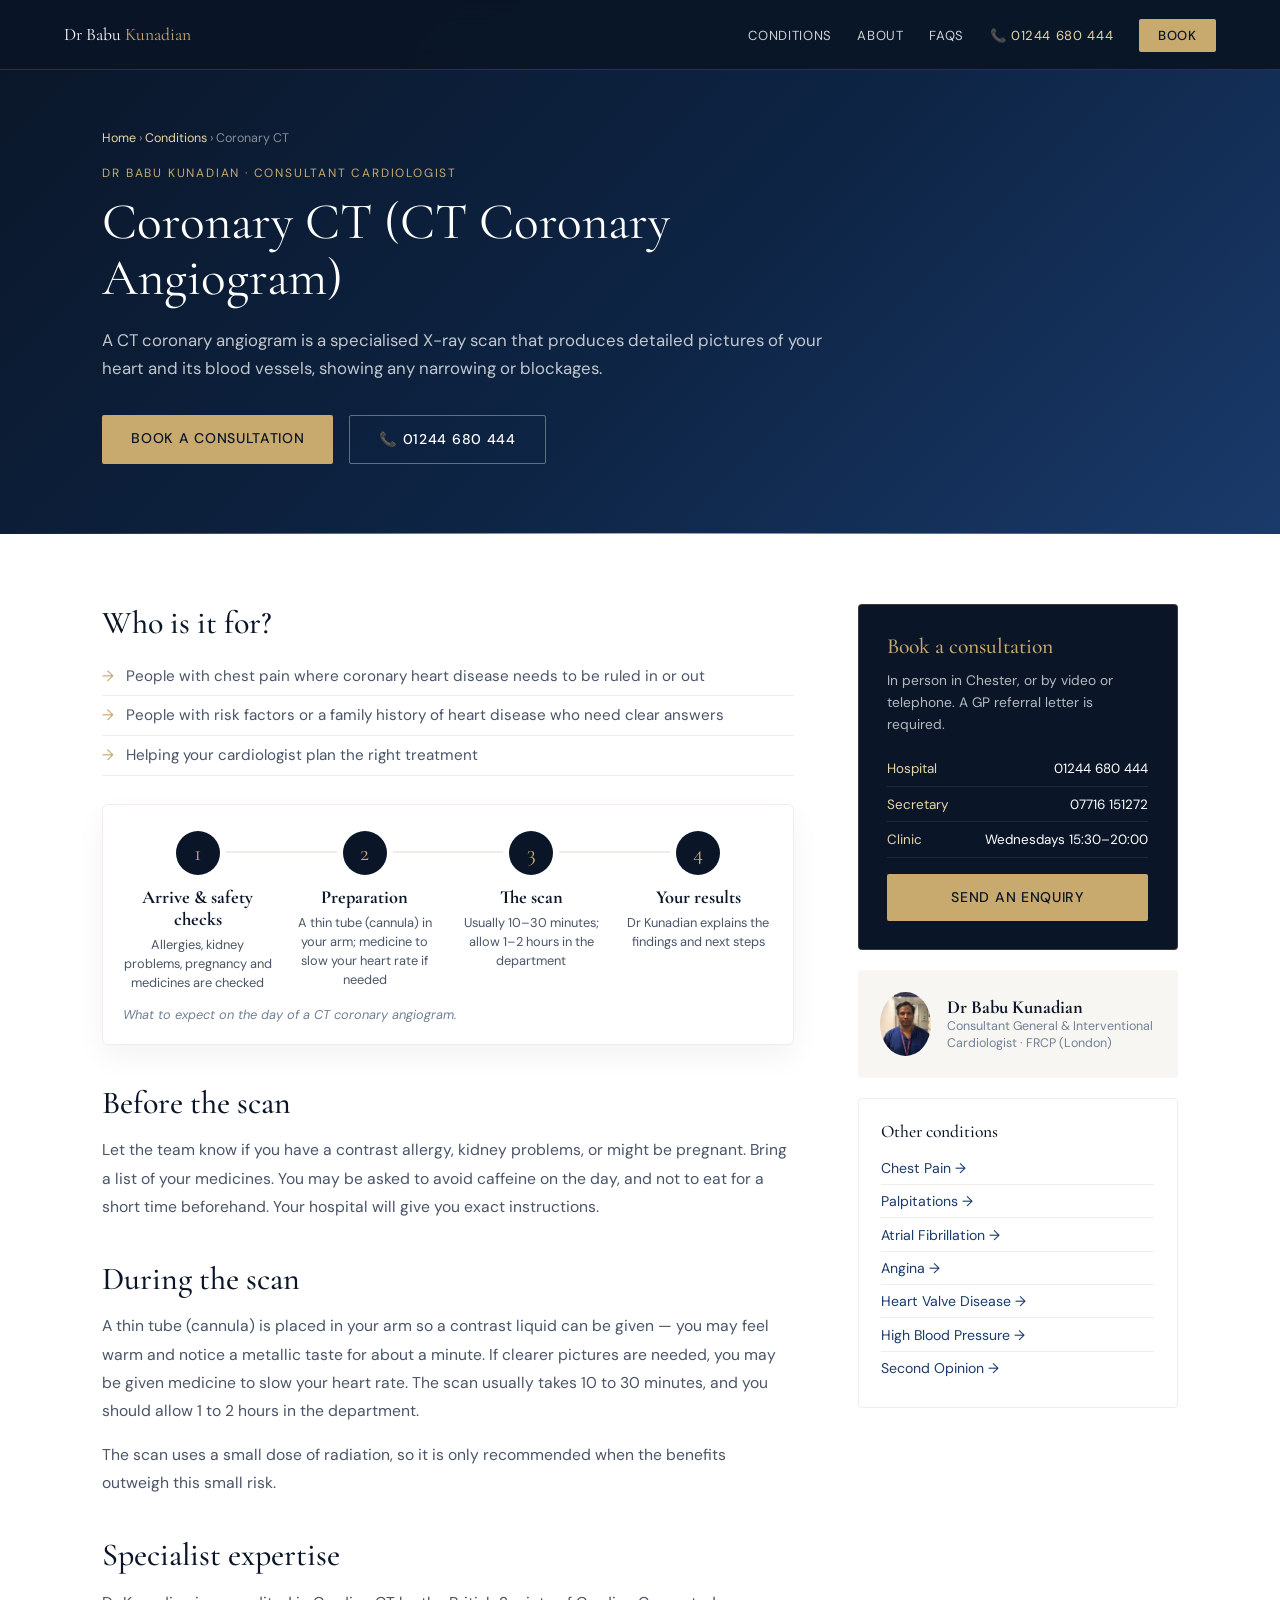
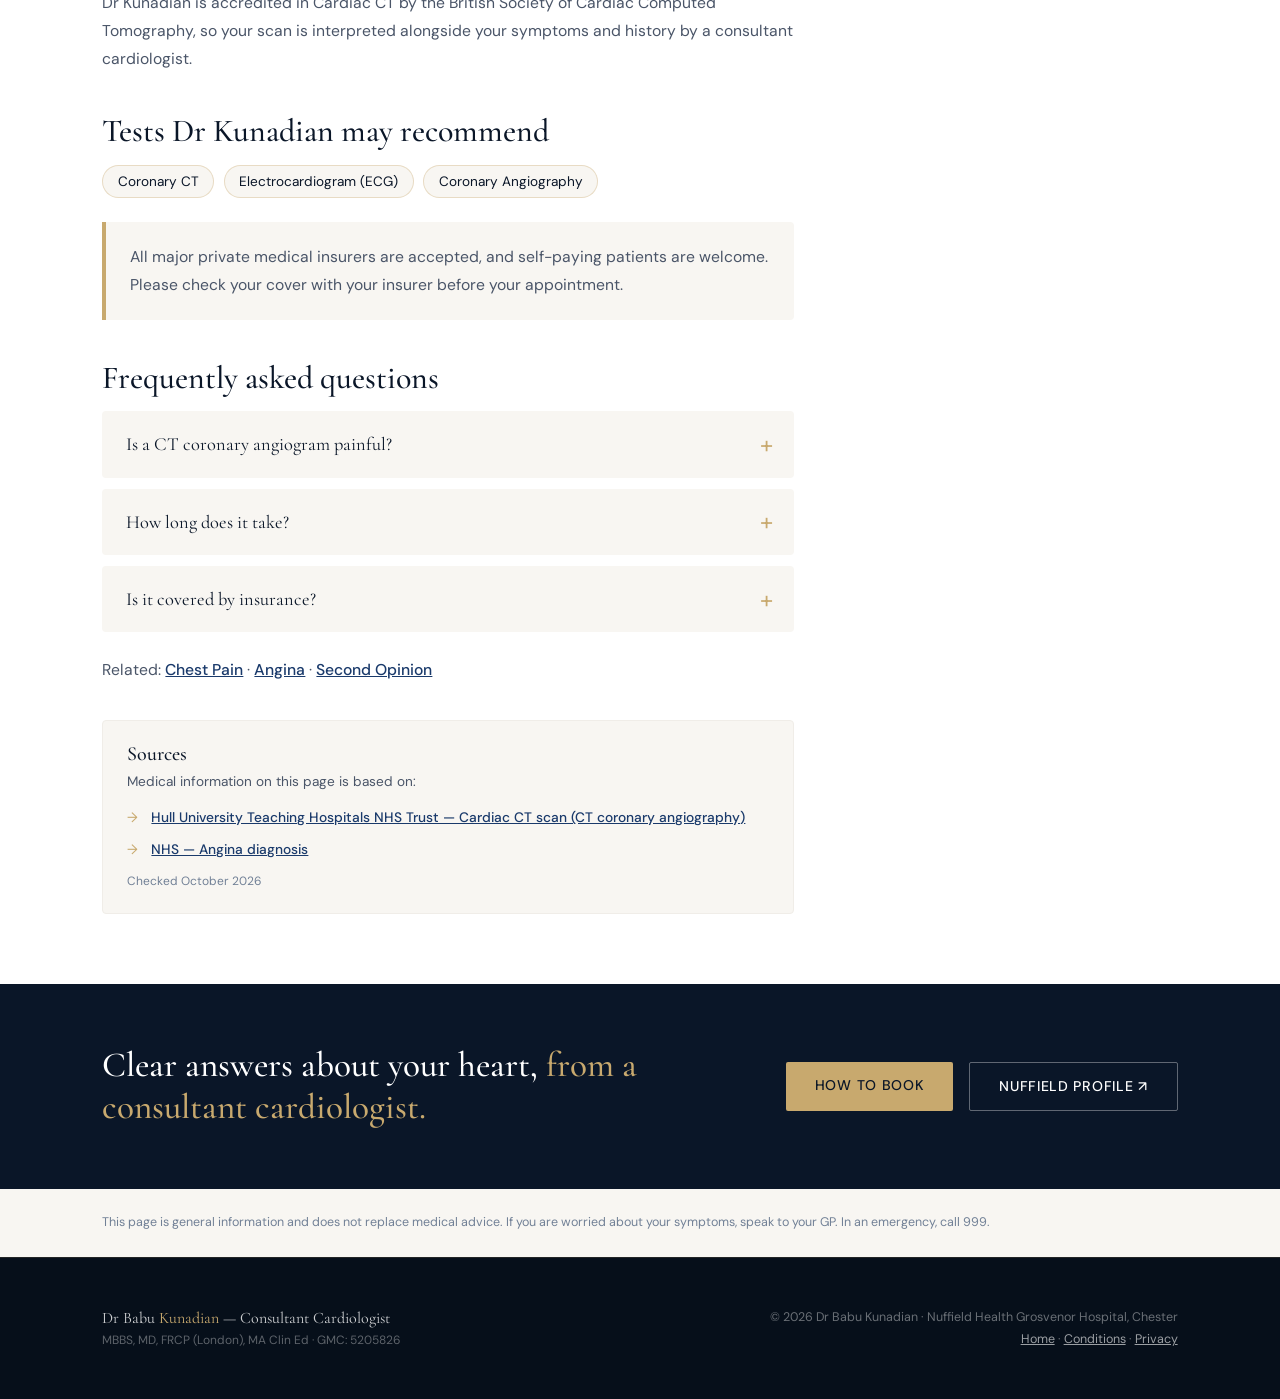
<file: coronary-ct.html>
<!DOCTYPE html>
<html lang="en-GB">
<head>
<meta charset="UTF-8">
<meta name="viewport" content="width=device-width, initial-scale=1.0">
<title>Private Coronary CT Scan Chester | CT Coronary Angiogram | Dr Babu Kunadian</title>
<meta name="description" content="Private CT coronary angiogram with Dr Babu Kunadian, accredited in Cardiac CT by the British Society of Cardiac Computed Tomography. Detailed X-ray imaging of the heart arteries.">
<link rel="canonical" href="https://www.drbabukunadian.co.uk/coronary-ct.html">
<meta name="robots" content="index, follow">
<meta name="theme-color" content="#0a1628">
<meta property="og:type" content="article">
<meta property="og:title" content="Private Coronary CT Scan Chester | CT Coronary Angiogram | Dr Babu Kunadian">
<meta property="og:description" content="Private CT coronary angiogram with Dr Babu Kunadian, accredited in Cardiac CT by the British Society of Cardiac Computed Tomography. Detailed X-ray imaging of the heart arteries.">
<meta property="og:url" content="https://www.drbabukunadian.co.uk/coronary-ct.html">
<meta property="og:image" content="https://www.drbabukunadian.co.uk/babu-lhch.jpg">
<meta property="og:locale" content="en_GB">
<link rel="icon" href="data:image/svg+xml,%3Csvg xmlns='http://www.w3.org/2000/svg' viewBox='0 0 100 100'%3E%3Crect width='100' height='100' rx='18' fill='%230a1628'/%3E%3Ctext x='50' y='66' font-size='46' text-anchor='middle' fill='%23c8a96e' font-family='Georgia,serif'%3EBK%3C/text%3E%3C/svg%3E">
<link rel="preconnect" href="https://fonts.googleapis.com">
<link href="https://fonts.googleapis.com/css2?family=Cormorant+Garamond:wght@300;400;500;600;700&family=DM+Sans:wght@300;400;500&display=swap" rel="stylesheet">
<link rel="stylesheet" href="site.css">
<script type="application/ld+json">{"@context": "https://schema.org", "@type": "MedicalWebPage", "name": "Coronary CT (CT Coronary Angiogram)", "url": "https://www.drbabukunadian.co.uk/coronary-ct.html", "description": "Private CT coronary angiogram with Dr Babu Kunadian, accredited in Cardiac CT by the British Society of Cardiac Computed Tomography. Detailed X-ray imaging of the heart arteries.", "inLanguage": "en-GB", "about": {"@type": "MedicalProcedure", "name": "Coronary CT (CT Coronary Angiogram)"}, "author": {"@type": "Physician", "name": "Dr Babu Kunadian", "url": "https://www.drbabukunadian.co.uk/"}, "breadcrumb": {"@type": "BreadcrumbList", "itemListElement": [{"@type": "ListItem", "position": 1, "name": "Home", "item": "https://www.drbabukunadian.co.uk/"}, {"@type": "ListItem", "position": 2, "name": "Coronary CT (CT Coronary Angiogram)", "item": "https://www.drbabukunadian.co.uk/coronary-ct.html"}]}}</script>
<script type="application/ld+json">{"@context": "https://schema.org", "@type": "FAQPage", "mainEntity": [{"@type": "Question", "name": "Is a CT coronary angiogram painful?", "acceptedAnswer": {"@type": "Answer", "text": "No. Apart from the cannula in your arm, the scan is painless. You may feel warm and notice a metallic taste for about a minute when the contrast is given."}}, {"@type": "Question", "name": "How long does it take?", "acceptedAnswer": {"@type": "Answer", "text": "The scan itself usually takes 10 to 30 minutes. Allow 1 to 2 hours in the department in total."}}, {"@type": "Question", "name": "Is it covered by insurance?", "acceptedAnswer": {"@type": "Answer", "text": "Many private medical insurers cover it when it is clinically indicated. Please check with your insurer before your appointment."}}]}</script>
</head>
<body>
<nav>
  <a class="nav-logo" href="index.html">Dr Babu <span>Kunadian</span></a>
  <ul class="nav-links">
    <li><a href="index.html#conditions">Conditions</a></li>
    <li><a href="index.html#about">About</a></li>
    <li><a href="index.html#faq">FAQs</a></li>
    <li class="nav-phone-li"><a href="tel:01244680444" class="nav-phone">📞 01244 680 444</a></li>
    <li><a href="index.html#how-to-book" class="nav-cta">Book</a></li>
  </ul>
</nav>
<header class="page-hero">
  <p class="crumbs"><a href="index.html">Home</a> › <a href="index.html#conditions">Conditions</a> › Coronary CT</p>
  <p class="eyebrow">Dr Babu Kunadian · Consultant Cardiologist</p>
  <h1>Coronary CT (CT Coronary Angiogram)</h1>
  <p class="lead">A CT coronary angiogram is a specialised X-ray scan that produces detailed pictures of your heart and its blood vessels, showing any narrowing or blockages.</p>
  <div class="btns">
    <a href="index.html#how-to-book" class="btn-primary">Book a consultation</a>
    <a href="tel:01244680444" class="btn-outline">📞 01244 680 444</a>
  </div>
</header>

<main class="page-body">
  <article class="content">
    <h2>Who is it for?</h2>
    <ul><li>People with chest pain where coronary heart disease needs to be ruled in or out</li><li>People with risk factors or a family history of heart disease who need clear answers</li><li>Helping your cardiologist plan the right treatment</li></ul>
    <figure class="viz viz-journey" role="group" aria-label="CT scan day steps"><ol class="journey" style="--n:4"><li style="--i:0"><span class="j-num">1</span><strong>Arrive & safety checks</strong><small>Allergies, kidney problems, pregnancy and medicines are checked</small></li><li style="--i:1"><span class="j-num">2</span><strong>Preparation</strong><small>A thin tube (cannula) in your arm; medicine to slow your heart rate if needed</small></li><li style="--i:2"><span class="j-num">3</span><strong>The scan</strong><small>Usually 10–30 minutes; allow 1–2 hours in the department</small></li><li style="--i:3"><span class="j-num">4</span><strong>Your results</strong><small>Dr Kunadian explains the findings and next steps</small></li></ol><figcaption>What to expect on the day of a CT coronary angiogram.</figcaption></figure>
    <h2>Before the scan</h2>
    <p>Let the team know if you have a contrast allergy, kidney problems, or might be pregnant. Bring a list of your medicines. You may be asked to avoid caffeine on the day, and not to eat for a short time beforehand. Your hospital will give you exact instructions.</p>
    <h2>During the scan</h2>
    <p>A thin tube (cannula) is placed in your arm so a contrast liquid can be given — you may feel warm and notice a metallic taste for about a minute. If clearer pictures are needed, you may be given medicine to slow your heart rate. The scan usually takes 10 to 30 minutes, and you should allow 1 to 2 hours in the department.</p>
    <p>The scan uses a small dose of radiation, so it is only recommended when the benefits outweigh this small risk.</p>
    <h2>Specialist expertise</h2>
    <p>Dr Kunadian is accredited in Cardiac CT by the British Society of Cardiac Computed Tomography, so your scan is interpreted alongside your symptoms and history by a consultant cardiologist.</p>
    <h2>Tests Dr Kunadian may recommend</h2>
    <div class="tests"><span>Coronary CT</span><span>Electrocardiogram (ECG)</span><span>Coronary Angiography</span></div>
    <div class="callout"><p>All major private medical insurers are accepted, and self-paying patients are welcome. Please check your cover with your insurer before your appointment.</p></div>
    <h2>Frequently asked questions</h2>
    <details class="faq-item"><summary>Is a CT coronary angiogram painful?</summary><div class="faq-a">No. Apart from the cannula in your arm, the scan is painless. You may feel warm and notice a metallic taste for about a minute when the contrast is given.</div></details>
    <details class="faq-item"><summary>How long does it take?</summary><div class="faq-a">The scan itself usually takes 10 to 30 minutes. Allow 1 to 2 hours in the department in total.</div></details>
    <details class="faq-item"><summary>Is it covered by insurance?</summary><div class="faq-a">Many private medical insurers cover it when it is clinically indicated. Please check with your insurer before your appointment.</div></details>
    <p style="margin-top:1.5rem">Related: <a href="chest-pain.html">Chest Pain</a> · <a href="angina.html">Angina</a> · <a href="second-opinion.html">Second Opinion</a></p>
    <div class="sources"><h3>Sources</h3><p>Medical information on this page is based on:</p><ul><li><a href="https://www.hey.nhs.uk/patient-leaflet/cardiac-ct-scan-ct-coronary-angiography/" target="_blank" rel="noopener">Hull University Teaching Hospitals NHS Trust — Cardiac CT scan (CT coronary angiography)</a></li><li><a href="https://www.nhs.uk/conditions/angina/diagnosis/" target="_blank" rel="noopener">NHS — Angina diagnosis</a></li></ul><p class="src-date">Checked October 2026</p></div>
  </article>
  <aside class="side">
    <div class="side-card">
      <h3>Book a consultation</h3>
      <p>In person in Chester, or by video or telephone. A GP referral letter is required.</p>
      <div class="row"><span>Hospital</span><a href="tel:01244680444">01244 680 444</a></div>
      <div class="row"><span>Secretary</span><a href="tel:07716151272">07716 151272</a></div>
      <div class="row"><span>Clinic</span><span>Wednesdays 15:30–20:00</span></div>
      <a href="index.html#enquire" class="btn-primary">Send an enquiry</a>
    </div>
    <div class="side-doc">
      <img src="babu-portrait.jpg" alt="Dr Babu Kunadian" width="64" height="64" loading="lazy">
      <div><strong>Dr Babu Kunadian</strong><small>Consultant General &amp; Interventional Cardiologist · FRCP (London)</small></div>
    </div>
    <div class="side-links"><h4>Other conditions</h4><a href="chest-pain.html">Chest Pain →</a><a href="palpitations.html">Palpitations →</a><a href="atrial-fibrillation.html">Atrial Fibrillation →</a><a href="angina.html">Angina →</a><a href="heart-valve-disease.html">Heart Valve Disease →</a><a href="high-blood-pressure.html">High Blood Pressure →</a><a href="second-opinion.html">Second Opinion →</a></div>
  </aside>
</main>
<section class="cta-band">
  <h2>Clear answers about your heart, <span>from a consultant cardiologist.</span></h2>
  <div class="btns">
    <a href="index.html#how-to-book" class="btn-primary">How to book</a>
    <a href="https://www.nuffieldhealth.com/consultants/dr-babu-kunadian" class="btn-outline" target="_blank" rel="noopener">Nuffield profile ↗</a>
  </div>
</section>
<p class="disclaimer">This page is general information and does not replace medical advice. If you are worried about your symptoms, speak to your GP. In an emergency, call 999.</p>
<footer>
  <div class="footer-left">Dr Babu <span>Kunadian</span> — Consultant Cardiologist
    <small>MBBS, MD, FRCP (London), MA Clin Ed · GMC: 5205826</small>
  </div>
  <div class="footer-right">© 2026 Dr Babu Kunadian · Nuffield Health Grosvenor Hospital, Chester<br>
    <a href="index.html">Home</a> · <a href="index.html#conditions">Conditions</a> · <a href="privacy.html">Privacy</a>
  </div>
</footer>
<div class="mobile-bar">
  <a href="tel:01244680444" class="mb-call">📞 Call</a>
  <a href="index.html#enquire" class="mb-book">✉️ Enquire</a>
</div>
<script>
if (window.matchMedia && matchMedia('(prefers-reduced-motion: reduce)').matches) {
  document.querySelectorAll('svg').forEach(function (s) { if (s.pauseAnimations) { s.setCurrentTime(3); s.pauseAnimations(); } });
}
</script>
</body>
</html>
</file>
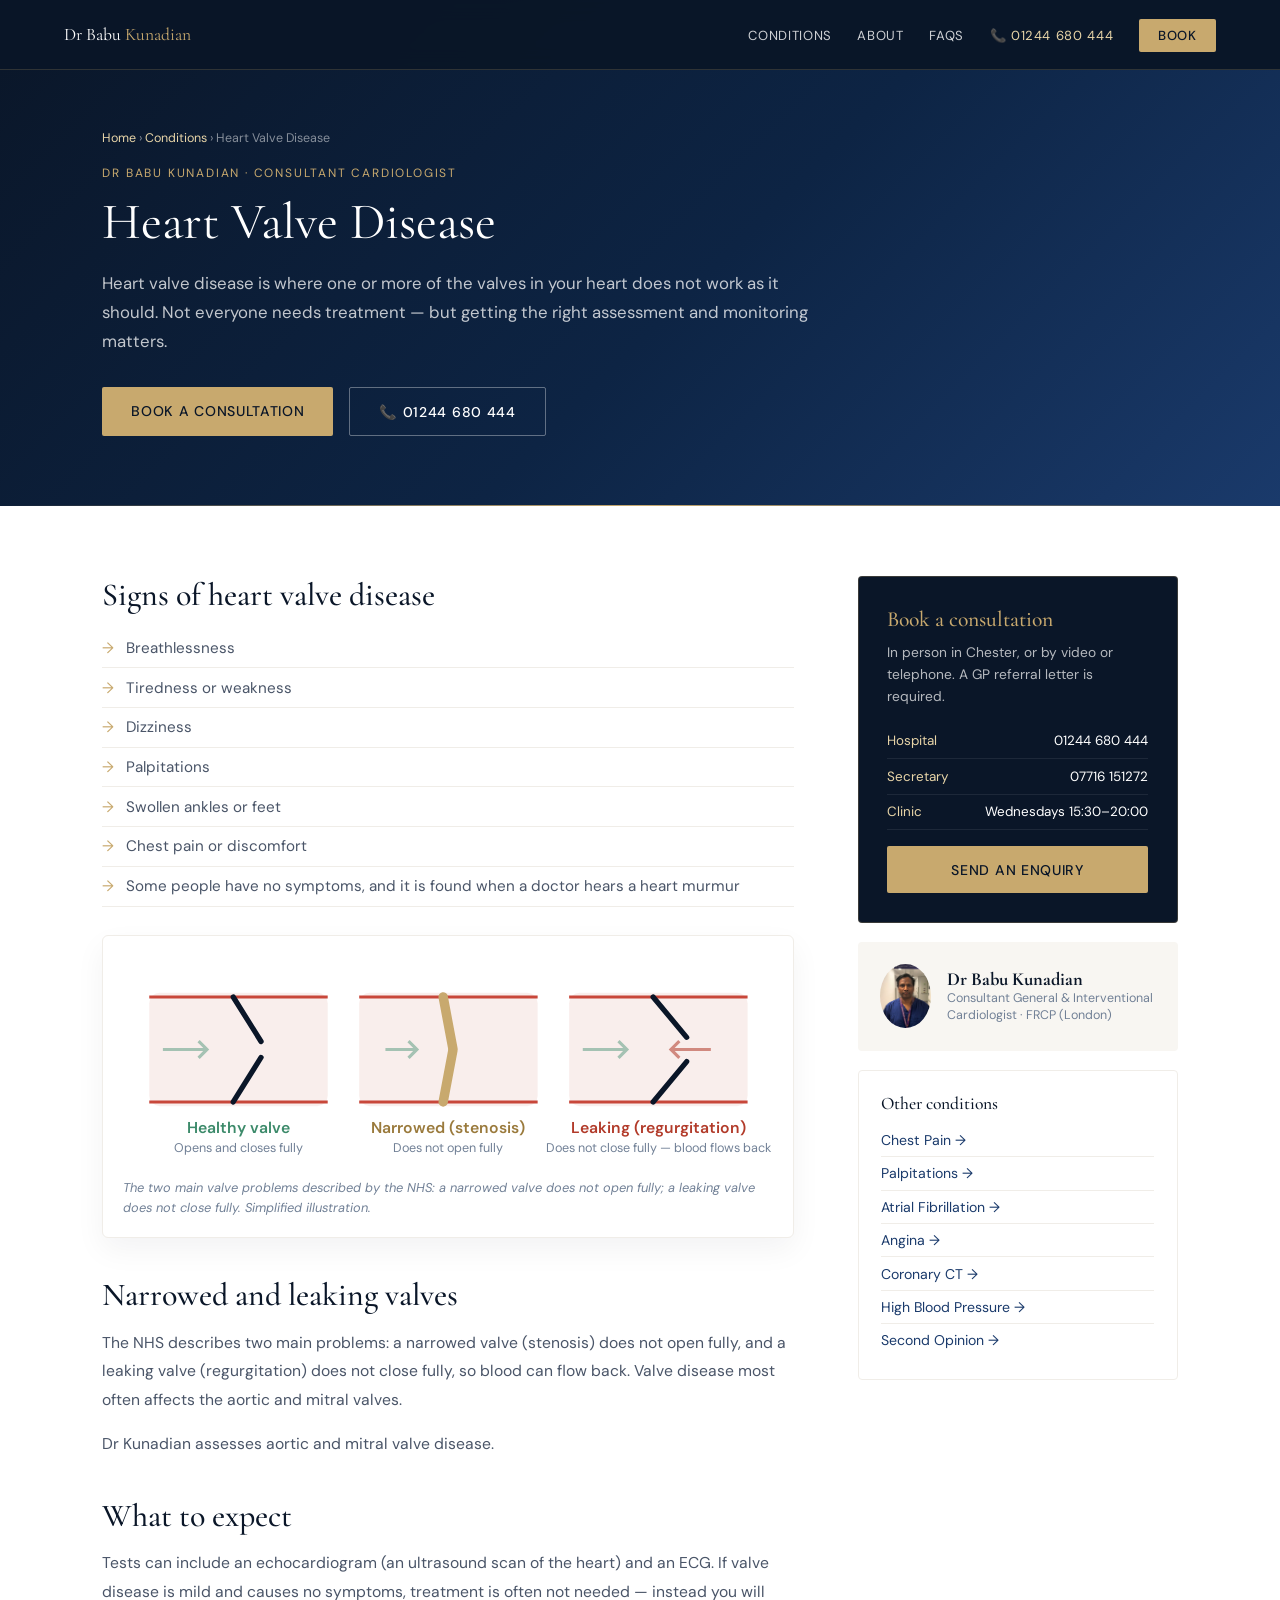
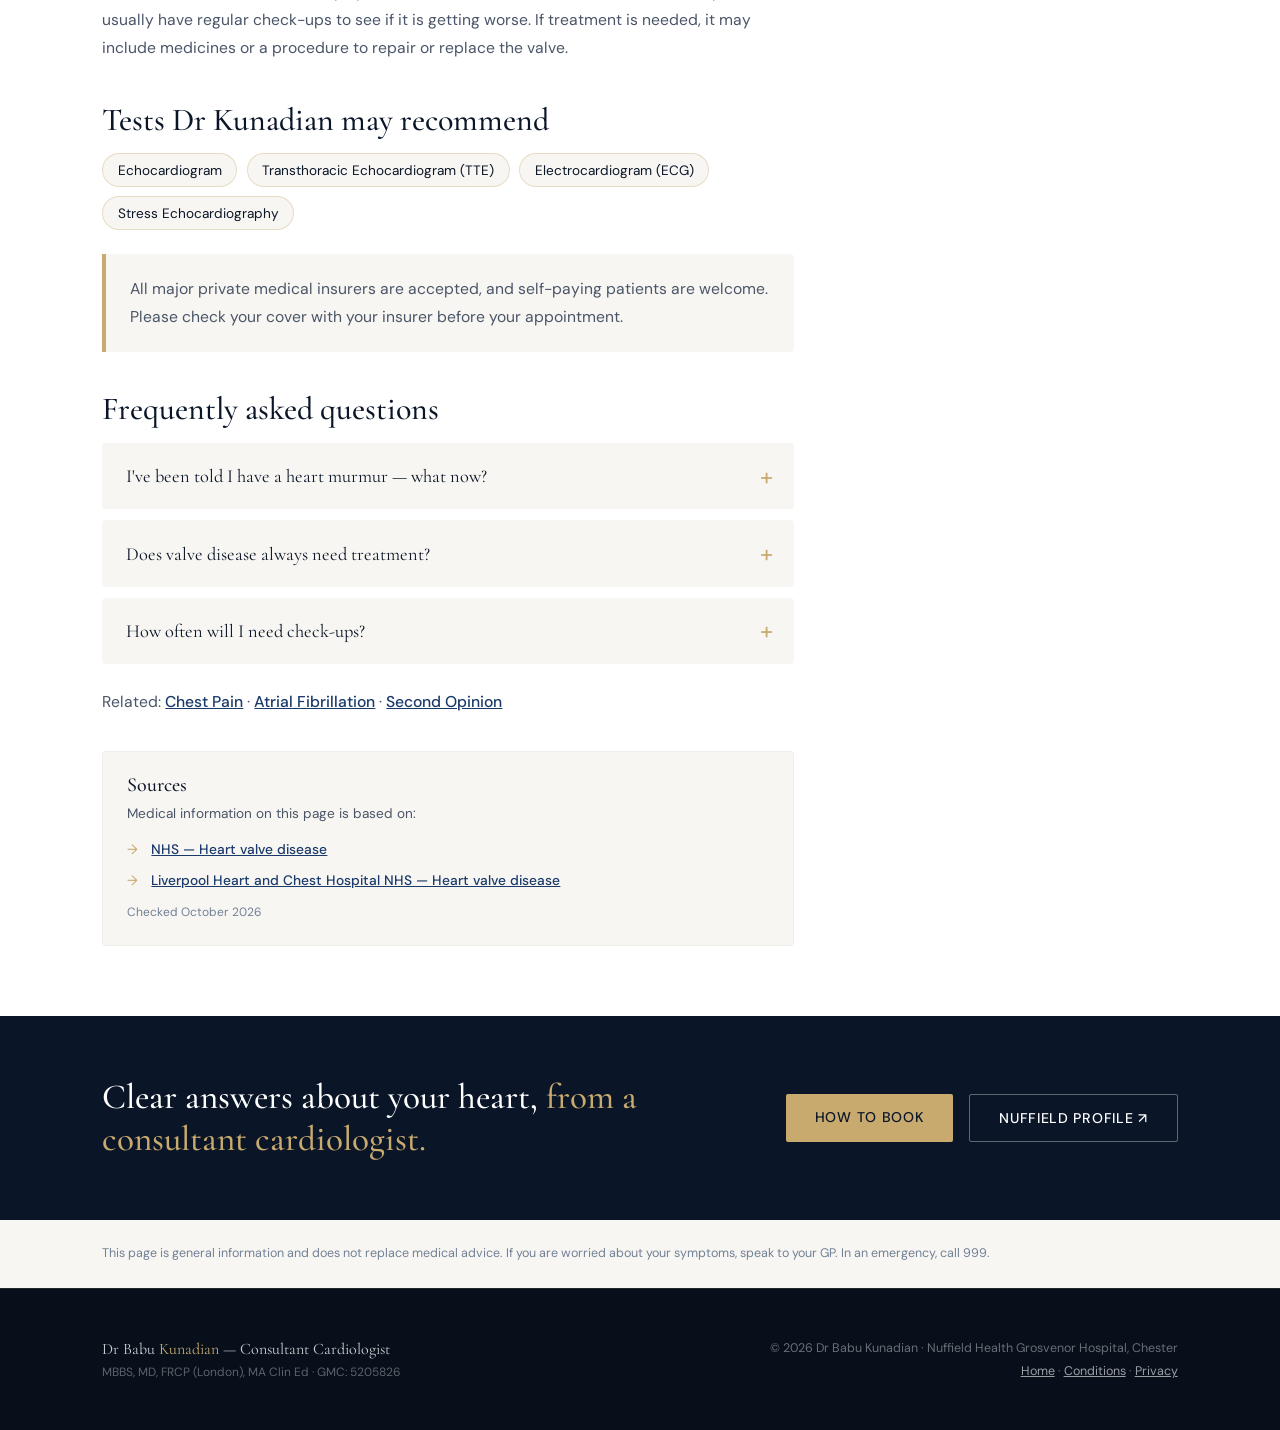
<file: heart-valve-disease.html>
<!DOCTYPE html>
<html lang="en-GB">
<head>
<meta charset="UTF-8">
<meta name="viewport" content="width=device-width, initial-scale=1.0">
<title>Heart Valve Disease Specialist Chester | Dr Babu Kunadian, Consultant Cardiologist</title>
<meta name="description" content="Assessment and monitoring of aortic and mitral valve disease and heart murmurs with Consultant Cardiologist Dr Babu Kunadian in Chester and Liverpool.">
<link rel="canonical" href="https://www.drbabukunadian.co.uk/heart-valve-disease.html">
<meta name="robots" content="index, follow">
<meta name="theme-color" content="#0a1628">
<meta property="og:type" content="article">
<meta property="og:title" content="Heart Valve Disease Specialist Chester | Dr Babu Kunadian, Consultant Cardiologist">
<meta property="og:description" content="Assessment and monitoring of aortic and mitral valve disease and heart murmurs with Consultant Cardiologist Dr Babu Kunadian in Chester and Liverpool.">
<meta property="og:url" content="https://www.drbabukunadian.co.uk/heart-valve-disease.html">
<meta property="og:image" content="https://www.drbabukunadian.co.uk/babu-lhch.jpg">
<meta property="og:locale" content="en_GB">
<link rel="icon" href="data:image/svg+xml,%3Csvg xmlns='http://www.w3.org/2000/svg' viewBox='0 0 100 100'%3E%3Crect width='100' height='100' rx='18' fill='%230a1628'/%3E%3Ctext x='50' y='66' font-size='46' text-anchor='middle' fill='%23c8a96e' font-family='Georgia,serif'%3EBK%3C/text%3E%3C/svg%3E">
<link rel="preconnect" href="https://fonts.googleapis.com">
<link href="https://fonts.googleapis.com/css2?family=Cormorant+Garamond:wght@300;400;500;600;700&family=DM+Sans:wght@300;400;500&display=swap" rel="stylesheet">
<link rel="stylesheet" href="site.css">
<script type="application/ld+json">{"@context": "https://schema.org", "@type": "MedicalWebPage", "name": "Heart Valve Disease", "url": "https://www.drbabukunadian.co.uk/heart-valve-disease.html", "description": "Assessment and monitoring of aortic and mitral valve disease and heart murmurs with Consultant Cardiologist Dr Babu Kunadian in Chester and Liverpool.", "inLanguage": "en-GB", "about": {"@type": "MedicalCondition", "name": "Heart Valve Disease"}, "author": {"@type": "Physician", "name": "Dr Babu Kunadian", "url": "https://www.drbabukunadian.co.uk/"}, "breadcrumb": {"@type": "BreadcrumbList", "itemListElement": [{"@type": "ListItem", "position": 1, "name": "Home", "item": "https://www.drbabukunadian.co.uk/"}, {"@type": "ListItem", "position": 2, "name": "Heart Valve Disease", "item": "https://www.drbabukunadian.co.uk/heart-valve-disease.html"}]}}</script>
<script type="application/ld+json">{"@context": "https://schema.org", "@type": "FAQPage", "mainEntity": [{"@type": "Question", "name": "I've been told I have a heart murmur — what now?", "acceptedAnswer": {"@type": "Answer", "text": "The NHS notes that valve disease is sometimes found when a doctor hears a heart murmur. Your GP may refer you to a cardiologist, and an echocardiogram can show how your valves are working."}}, {"@type": "Question", "name": "Does valve disease always need treatment?", "acceptedAnswer": {"@type": "Answer", "text": "No. If it is mild and causes no symptoms, treatment is often not needed and you will usually have regular check-ups instead."}}, {"@type": "Question", "name": "How often will I need check-ups?", "acceptedAnswer": {"@type": "Answer", "text": "It depends on the type and severity of valve disease. Dr Kunadian will recommend a monitoring plan for you."}}]}</script>
</head>
<body>
<nav>
  <a class="nav-logo" href="index.html">Dr Babu <span>Kunadian</span></a>
  <ul class="nav-links">
    <li><a href="index.html#conditions">Conditions</a></li>
    <li><a href="index.html#about">About</a></li>
    <li><a href="index.html#faq">FAQs</a></li>
    <li class="nav-phone-li"><a href="tel:01244680444" class="nav-phone">📞 01244 680 444</a></li>
    <li><a href="index.html#how-to-book" class="nav-cta">Book</a></li>
  </ul>
</nav>
<header class="page-hero">
  <p class="crumbs"><a href="index.html">Home</a> › <a href="index.html#conditions">Conditions</a> › Heart Valve Disease</p>
  <p class="eyebrow">Dr Babu Kunadian · Consultant Cardiologist</p>
  <h1>Heart Valve Disease</h1>
  <p class="lead">Heart valve disease is where one or more of the valves in your heart does not work as it should. Not everyone needs treatment — but getting the right assessment and monitoring matters.</p>
  <div class="btns">
    <a href="index.html#how-to-book" class="btn-primary">Book a consultation</a>
    <a href="tel:01244680444" class="btn-outline">📞 01244 680 444</a>
  </div>
</header>

<main class="page-body">
  <article class="content">
    <h2>Signs of heart valve disease</h2>
    <ul><li>Breathlessness</li><li>Tiredness or weakness</li><li>Dizziness</li><li>Palpitations</li><li>Swollen ankles or feet</li><li>Chest pain or discomfort</li><li>Some people have no symptoms, and it is found when a doctor hears a heart murmur</li></ul>
    <figure class="viz" role="group" aria-label="Heart valve illustration"><svg viewBox="0 0 620 200" xmlns="http://www.w3.org/2000/svg" role="img" aria-label="A healthy heart valve that opens and closes fully, a narrowed valve that opens only partly, and a leaky valve that does not close properly">
  <g><rect x="25" y="36" width="170" height="108" rx="10" fill="#f6e3e0" opacity="0.6"/><line x1="25" y1="40" x2="195" y2="40" stroke="#c8473a" stroke-width="3"/><line x1="25" y1="140" x2="195" y2="140" stroke="#c8473a" stroke-width="3"/><line x1="105" y1="40" x2="105" y2="90" stroke="#0a1628" stroke-width="5" stroke-linecap="round"><animateTransform attributeName="transform" type="rotate" values="0 105 40;-72 105 40;-72 105 40;0 105 40;0 105 40" keyTimes="0;0.25;0.5;0.65;1" dur="2.4s" repeatCount="indefinite"/></line><line x1="105" y1="140" x2="105" y2="90" stroke="#0a1628" stroke-width="5" stroke-linecap="round"><animateTransform attributeName="transform" type="rotate" values="0 105 140;72 105 140;72 105 140;0 105 140;0 105 140" keyTimes="0;0.25;0.5;0.65;1" dur="2.4s" repeatCount="indefinite"/></line><path d="M38,90 L80,90 M72,82 L80,90 L72,98" stroke="#3c8a6a" stroke-width="3" fill="none" opacity="0"><animate attributeName="opacity" values="0;1;1;0;0" keyTimes="0;0.25;0.5;0.65;1" dur="2.4s" repeatCount="indefinite"/></path><text x="110" y="170" text-anchor="middle" class="viz-title" fill="#3c8a6a">Healthy valve</text><text x="110" y="188" text-anchor="middle" class="viz-sub">Opens and closes fully</text></g><g><rect x="225" y="36" width="170" height="108" rx="10" fill="#f6e3e0" opacity="0.6"/><line x1="225" y1="40" x2="395" y2="40" stroke="#c8473a" stroke-width="3"/><line x1="225" y1="140" x2="395" y2="140" stroke="#c8473a" stroke-width="3"/><line x1="305" y1="40" x2="305" y2="90" stroke="#c8a96e" stroke-width="9" stroke-linecap="round"><animateTransform attributeName="transform" type="rotate" values="0 305 40;-24 305 40;-24 305 40;0 305 40;0 305 40" keyTimes="0;0.25;0.5;0.65;1" dur="2.4s" repeatCount="indefinite"/></line><line x1="305" y1="140" x2="305" y2="90" stroke="#c8a96e" stroke-width="9" stroke-linecap="round"><animateTransform attributeName="transform" type="rotate" values="0 305 140;24 305 140;24 305 140;0 305 140;0 305 140" keyTimes="0;0.25;0.5;0.65;1" dur="2.4s" repeatCount="indefinite"/></line><path d="M250,90 L280,90 M272,82 L280,90 L272,98" stroke="#3c8a6a" stroke-width="3" fill="none" opacity="0"><animate attributeName="opacity" values="0;1;1;0;0" keyTimes="0;0.25;0.5;0.65;1" dur="2.4s" repeatCount="indefinite"/></path><text x="310" y="170" text-anchor="middle" class="viz-title" fill="#9a7a3c">Narrowed (stenosis)</text><text x="310" y="188" text-anchor="middle" class="viz-sub">Does not open fully</text></g><g><rect x="425" y="36" width="170" height="108" rx="10" fill="#f6e3e0" opacity="0.6"/><line x1="425" y1="40" x2="595" y2="40" stroke="#c8473a" stroke-width="3"/><line x1="425" y1="140" x2="595" y2="140" stroke="#c8473a" stroke-width="3"/><line x1="505" y1="40" x2="505" y2="90" stroke="#0a1628" stroke-width="5" stroke-linecap="round"><animateTransform attributeName="transform" type="rotate" values="-14 505 40;-72 505 40;-72 505 40;-14 505 40;-14 505 40" keyTimes="0;0.25;0.5;0.65;1" dur="2.4s" repeatCount="indefinite"/></line><line x1="505" y1="140" x2="505" y2="90" stroke="#0a1628" stroke-width="5" stroke-linecap="round"><animateTransform attributeName="transform" type="rotate" values="14 505 140;72 505 140;72 505 140;14 505 140;14 505 140" keyTimes="0;0.25;0.5;0.65;1" dur="2.4s" repeatCount="indefinite"/></line><path d="M438,90 L480,90 M472,82 L480,90 L472,98" stroke="#3c8a6a" stroke-width="3" fill="none" opacity="0"><animate attributeName="opacity" values="0;1;1;0;0" keyTimes="0;0.25;0.5;0.65;1" dur="2.4s" repeatCount="indefinite"/></path><path d="M560,90 L522,90 M530,82 L522,90 L530,98" stroke="#b23b2a" stroke-width="3" fill="none" opacity="0"><animate attributeName="opacity" values="0;0;0;1;1" keyTimes="0;0.25;0.5;0.65;1" dur="2.4s" repeatCount="indefinite"/></path><text x="510" y="170" text-anchor="middle" class="viz-title" fill="#b23b2a">Leaking (regurgitation)</text><text x="510" y="188" text-anchor="middle" class="viz-sub">Does not close fully — blood flows back</text></g>
</svg><figcaption>The two main valve problems described by the NHS: a narrowed valve does not open fully; a leaking valve does not close fully. Simplified illustration.</figcaption></figure>
    <h2>Narrowed and leaking valves</h2>
    <p>The NHS describes two main problems: a narrowed valve (stenosis) does not open fully, and a leaking valve (regurgitation) does not close fully, so blood can flow back. Valve disease most often affects the aortic and mitral valves.</p>
    <p>Dr Kunadian assesses aortic and mitral valve disease.</p>
    <h2>What to expect</h2>
    <p>Tests can include an echocardiogram (an ultrasound scan of the heart) and an ECG. If valve disease is mild and causes no symptoms, treatment is often not needed — instead you will usually have regular check-ups to see if it is getting worse. If treatment is needed, it may include medicines or a procedure to repair or replace the valve.</p>
    <h2>Tests Dr Kunadian may recommend</h2>
    <div class="tests"><span>Echocardiogram</span><span>Transthoracic Echocardiogram (TTE)</span><span>Electrocardiogram (ECG)</span><span>Stress Echocardiography</span></div>
    <div class="callout"><p>All major private medical insurers are accepted, and self-paying patients are welcome. Please check your cover with your insurer before your appointment.</p></div>
    <h2>Frequently asked questions</h2>
    <details class="faq-item"><summary>I&#x27;ve been told I have a heart murmur — what now?</summary><div class="faq-a">The NHS notes that valve disease is sometimes found when a doctor hears a heart murmur. Your GP may refer you to a cardiologist, and an echocardiogram can show how your valves are working.</div></details>
    <details class="faq-item"><summary>Does valve disease always need treatment?</summary><div class="faq-a">No. If it is mild and causes no symptoms, treatment is often not needed and you will usually have regular check-ups instead.</div></details>
    <details class="faq-item"><summary>How often will I need check-ups?</summary><div class="faq-a">It depends on the type and severity of valve disease. Dr Kunadian will recommend a monitoring plan for you.</div></details>
    <p style="margin-top:1.5rem">Related: <a href="chest-pain.html">Chest Pain</a> · <a href="atrial-fibrillation.html">Atrial Fibrillation</a> · <a href="second-opinion.html">Second Opinion</a></p>
    <div class="sources"><h3>Sources</h3><p>Medical information on this page is based on:</p><ul><li><a href="https://www.nhs.uk/conditions/heart-valve-disease/" target="_blank" rel="noopener">NHS — Heart valve disease</a></li><li><a href="https://www.lhch.nhs.uk/heart-valve-disease" target="_blank" rel="noopener">Liverpool Heart and Chest Hospital NHS — Heart valve disease</a></li></ul><p class="src-date">Checked October 2026</p></div>
  </article>
  <aside class="side">
    <div class="side-card">
      <h3>Book a consultation</h3>
      <p>In person in Chester, or by video or telephone. A GP referral letter is required.</p>
      <div class="row"><span>Hospital</span><a href="tel:01244680444">01244 680 444</a></div>
      <div class="row"><span>Secretary</span><a href="tel:07716151272">07716 151272</a></div>
      <div class="row"><span>Clinic</span><span>Wednesdays 15:30–20:00</span></div>
      <a href="index.html#enquire" class="btn-primary">Send an enquiry</a>
    </div>
    <div class="side-doc">
      <img src="babu-portrait.jpg" alt="Dr Babu Kunadian" width="64" height="64" loading="lazy">
      <div><strong>Dr Babu Kunadian</strong><small>Consultant General &amp; Interventional Cardiologist · FRCP (London)</small></div>
    </div>
    <div class="side-links"><h4>Other conditions</h4><a href="chest-pain.html">Chest Pain →</a><a href="palpitations.html">Palpitations →</a><a href="atrial-fibrillation.html">Atrial Fibrillation →</a><a href="angina.html">Angina →</a><a href="coronary-ct.html">Coronary CT →</a><a href="high-blood-pressure.html">High Blood Pressure →</a><a href="second-opinion.html">Second Opinion →</a></div>
  </aside>
</main>
<section class="cta-band">
  <h2>Clear answers about your heart, <span>from a consultant cardiologist.</span></h2>
  <div class="btns">
    <a href="index.html#how-to-book" class="btn-primary">How to book</a>
    <a href="https://www.nuffieldhealth.com/consultants/dr-babu-kunadian" class="btn-outline" target="_blank" rel="noopener">Nuffield profile ↗</a>
  </div>
</section>
<p class="disclaimer">This page is general information and does not replace medical advice. If you are worried about your symptoms, speak to your GP. In an emergency, call 999.</p>
<footer>
  <div class="footer-left">Dr Babu <span>Kunadian</span> — Consultant Cardiologist
    <small>MBBS, MD, FRCP (London), MA Clin Ed · GMC: 5205826</small>
  </div>
  <div class="footer-right">© 2026 Dr Babu Kunadian · Nuffield Health Grosvenor Hospital, Chester<br>
    <a href="index.html">Home</a> · <a href="index.html#conditions">Conditions</a> · <a href="privacy.html">Privacy</a>
  </div>
</footer>
<div class="mobile-bar">
  <a href="tel:01244680444" class="mb-call">📞 Call</a>
  <a href="index.html#enquire" class="mb-book">✉️ Enquire</a>
</div>
<script>
if (window.matchMedia && matchMedia('(prefers-reduced-motion: reduce)').matches) {
  document.querySelectorAll('svg').forEach(function (s) { if (s.pauseAnimations) { s.setCurrentTime(3); s.pauseAnimations(); } });
}
</script>
</body>
</html>
</file>
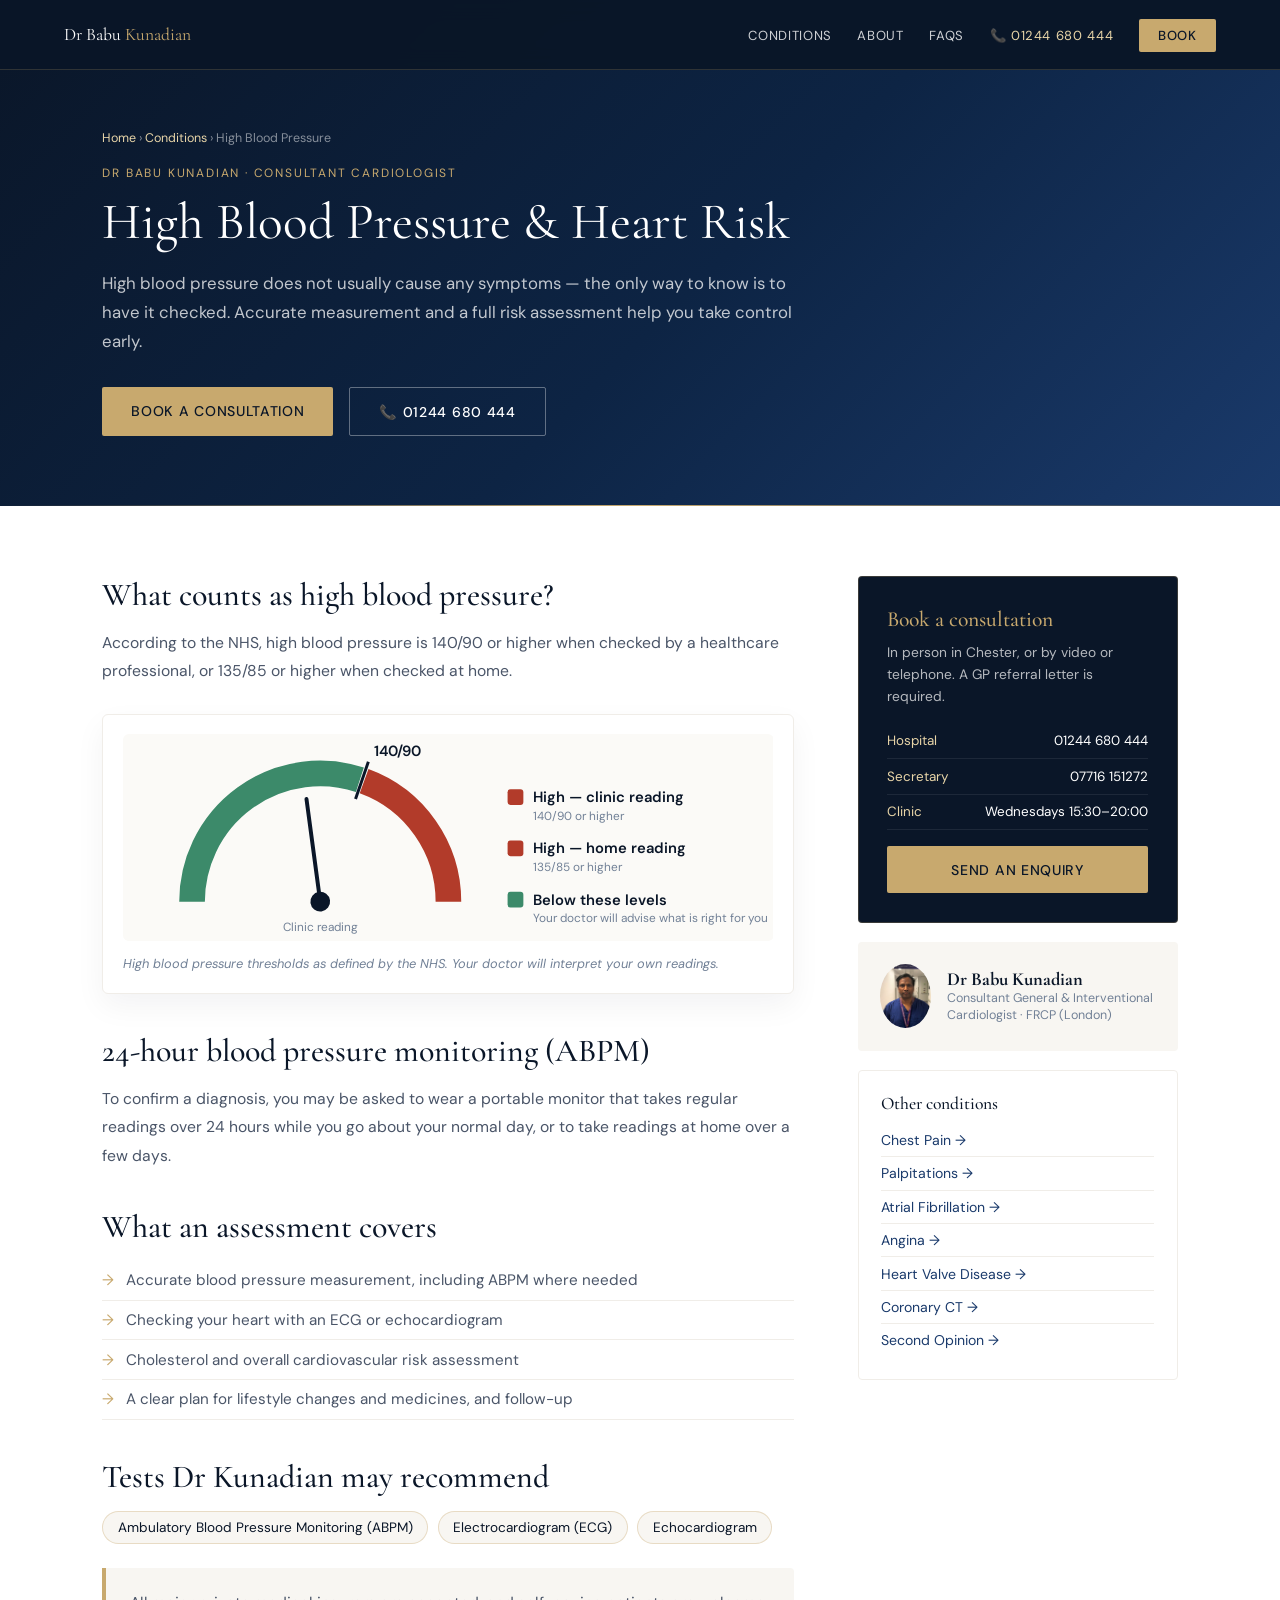
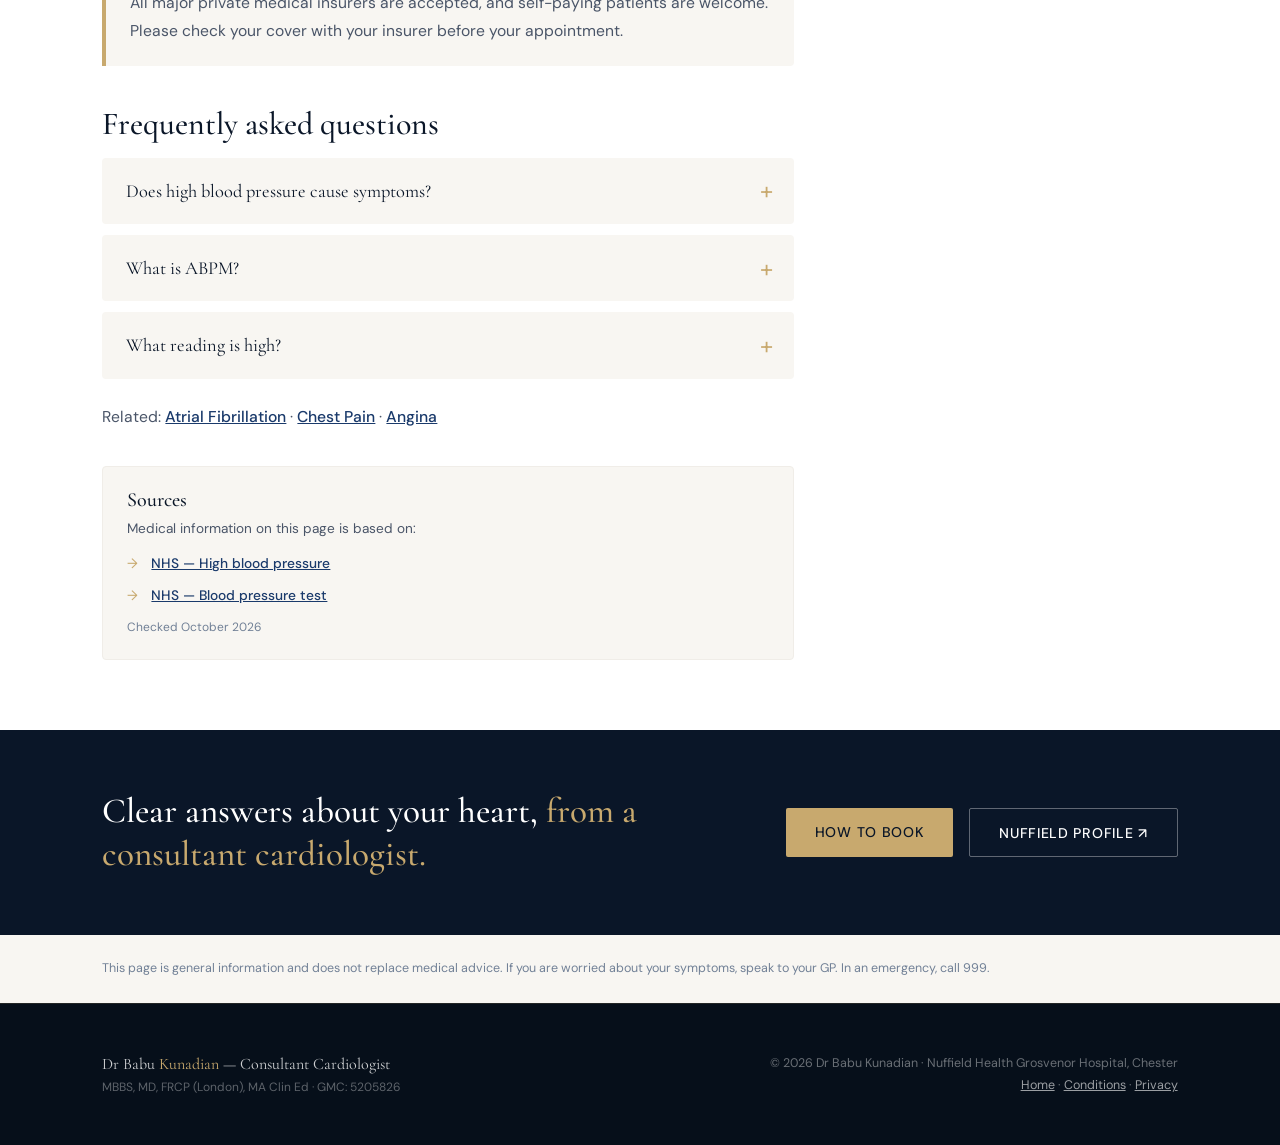
<file: high-blood-pressure.html>
<!DOCTYPE html>
<html lang="en-GB">
<head>
<meta charset="UTF-8">
<meta name="viewport" content="width=device-width, initial-scale=1.0">
<title>High Blood Pressure Specialist Chester | Cardiovascular Risk | Dr Babu Kunadian</title>
<meta name="description" content="High blood pressure, cholesterol and cardiovascular risk assessment with Consultant Cardiologist Dr Babu Kunadian. 24-hour ambulatory blood pressure monitoring (ABPM) available.">
<link rel="canonical" href="https://www.drbabukunadian.co.uk/high-blood-pressure.html">
<meta name="robots" content="index, follow">
<meta name="theme-color" content="#0a1628">
<meta property="og:type" content="article">
<meta property="og:title" content="High Blood Pressure Specialist Chester | Cardiovascular Risk | Dr Babu Kunadian">
<meta property="og:description" content="High blood pressure, cholesterol and cardiovascular risk assessment with Consultant Cardiologist Dr Babu Kunadian. 24-hour ambulatory blood pressure monitoring (ABPM) available.">
<meta property="og:url" content="https://www.drbabukunadian.co.uk/high-blood-pressure.html">
<meta property="og:image" content="https://www.drbabukunadian.co.uk/babu-lhch.jpg">
<meta property="og:locale" content="en_GB">
<link rel="icon" href="data:image/svg+xml,%3Csvg xmlns='http://www.w3.org/2000/svg' viewBox='0 0 100 100'%3E%3Crect width='100' height='100' rx='18' fill='%230a1628'/%3E%3Ctext x='50' y='66' font-size='46' text-anchor='middle' fill='%23c8a96e' font-family='Georgia,serif'%3EBK%3C/text%3E%3C/svg%3E">
<link rel="preconnect" href="https://fonts.googleapis.com">
<link href="https://fonts.googleapis.com/css2?family=Cormorant+Garamond:wght@300;400;500;600;700&family=DM+Sans:wght@300;400;500&display=swap" rel="stylesheet">
<link rel="stylesheet" href="site.css">
<script type="application/ld+json">{"@context": "https://schema.org", "@type": "MedicalWebPage", "name": "High Blood Pressure & Heart Risk", "url": "https://www.drbabukunadian.co.uk/high-blood-pressure.html", "description": "High blood pressure, cholesterol and cardiovascular risk assessment with Consultant Cardiologist Dr Babu Kunadian. 24-hour ambulatory blood pressure monitoring (ABPM) available.", "inLanguage": "en-GB", "about": {"@type": "MedicalCondition", "name": "High Blood Pressure & Heart Risk"}, "author": {"@type": "Physician", "name": "Dr Babu Kunadian", "url": "https://www.drbabukunadian.co.uk/"}, "breadcrumb": {"@type": "BreadcrumbList", "itemListElement": [{"@type": "ListItem", "position": 1, "name": "Home", "item": "https://www.drbabukunadian.co.uk/"}, {"@type": "ListItem", "position": 2, "name": "High Blood Pressure & Heart Risk", "item": "https://www.drbabukunadian.co.uk/high-blood-pressure.html"}]}}</script>
<script type="application/ld+json">{"@context": "https://schema.org", "@type": "FAQPage", "mainEntity": [{"@type": "Question", "name": "Does high blood pressure cause symptoms?", "acceptedAnswer": {"@type": "Answer", "text": "The NHS says high blood pressure does not usually cause any symptoms, which is why getting it checked is important."}}, {"@type": "Question", "name": "What is ABPM?", "acceptedAnswer": {"@type": "Answer", "text": "Ambulatory blood pressure monitoring uses a portable monitor that takes regular readings over 24 hours while you go about your normal day."}}, {"@type": "Question", "name": "What reading is high?", "acceptedAnswer": {"@type": "Answer", "text": "140/90 or higher when checked by a healthcare professional, or 135/85 or higher at home, according to the NHS."}}]}</script>
</head>
<body>
<nav>
  <a class="nav-logo" href="index.html">Dr Babu <span>Kunadian</span></a>
  <ul class="nav-links">
    <li><a href="index.html#conditions">Conditions</a></li>
    <li><a href="index.html#about">About</a></li>
    <li><a href="index.html#faq">FAQs</a></li>
    <li class="nav-phone-li"><a href="tel:01244680444" class="nav-phone">📞 01244 680 444</a></li>
    <li><a href="index.html#how-to-book" class="nav-cta">Book</a></li>
  </ul>
</nav>
<header class="page-hero">
  <p class="crumbs"><a href="index.html">Home</a> › <a href="index.html#conditions">Conditions</a> › High Blood Pressure</p>
  <p class="eyebrow">Dr Babu Kunadian · Consultant Cardiologist</p>
  <h1>High Blood Pressure &amp; Heart Risk</h1>
  <p class="lead">High blood pressure does not usually cause any symptoms — the only way to know is to have it checked. Accurate measurement and a full risk assessment help you take control early.</p>
  <div class="btns">
    <a href="index.html#how-to-book" class="btn-primary">Book a consultation</a>
    <a href="tel:01244680444" class="btn-outline">📞 01244 680 444</a>
  </div>
</header>

<main class="page-body">
  <article class="content">
    <h2>What counts as high blood pressure?</h2>
    <p>According to the NHS, high blood pressure is 140/90 or higher when checked by a healthcare professional, or 135/85 or higher when checked at home.</p>
    <figure class="viz" role="group" aria-label="Blood pressure thresholds"><svg viewBox="0 0 660 210" xmlns="http://www.w3.org/2000/svg" role="img" aria-label="Blood pressure gauge: NHS defines high blood pressure as 140/90 or higher in clinic, or 135/85 or higher at home">
  <rect width="660" height="210" rx="6" fill="#fbfaf7"/>
  <path d="M70.0,170.0 A130,130 0 0,1 240.2,46.4" stroke="#3c8a6a" stroke-width="26" fill="none"/><path d="M244.5,47.8 A130,130 0 0,1 330.0,170.0" stroke="#b23b2a" stroke-width="26" fill="none"/><line x1="235.8" y1="66.0" x2="248.8" y2="28.2" stroke="#0a1628" stroke-width="3"/><text x="254.8" y="22.2" class="viz-title" fill="#0a1628">140/90</text><g><line x1="200" y1="170" x2="95" y2="170" stroke="#0a1628" stroke-width="4" stroke-linecap="round"/><circle cx="200" cy="170" r="10" fill="#0a1628"/><animateTransform attributeName="transform" type="rotate" values="30 200 170;95 200 170;145 200 170;95 200 170;30 200 170" keyTimes="0;0.3;0.5;0.7;1" dur="6s" repeatCount="indefinite"/></g>
  <text x="200" y="200" text-anchor="middle" class="viz-sub">Clinic reading</text>
  <rect x="390" y="56" width="16" height="16" rx="3" fill="#b23b2a"/><text x="416" y="69" class="viz-title" fill="#0a1628">High — clinic reading</text><text x="416" y="87" class="viz-sub">140/90 or higher</text><rect x="390" y="108" width="16" height="16" rx="3" fill="#b23b2a"/><text x="416" y="121" class="viz-title" fill="#0a1628">High — home reading</text><text x="416" y="139" class="viz-sub">135/85 or higher</text><rect x="390" y="160" width="16" height="16" rx="3" fill="#3c8a6a"/><text x="416" y="173" class="viz-title" fill="#0a1628">Below these levels</text><text x="416" y="191" class="viz-sub">Your doctor will advise what is right for you</text>
</svg><figcaption>High blood pressure thresholds as defined by the NHS. Your doctor will interpret your own readings.</figcaption></figure>
    <h2>24-hour blood pressure monitoring (ABPM)</h2>
    <p>To confirm a diagnosis, you may be asked to wear a portable monitor that takes regular readings over 24 hours while you go about your normal day, or to take readings at home over a few days.</p>
    <h2>What an assessment covers</h2>
    <ul><li>Accurate blood pressure measurement, including ABPM where needed</li><li>Checking your heart with an ECG or echocardiogram</li><li>Cholesterol and overall cardiovascular risk assessment</li><li>A clear plan for lifestyle changes and medicines, and follow-up</li></ul>
    <h2>Tests Dr Kunadian may recommend</h2>
    <div class="tests"><span>Ambulatory Blood Pressure Monitoring (ABPM)</span><span>Electrocardiogram (ECG)</span><span>Echocardiogram</span></div>
    <div class="callout"><p>All major private medical insurers are accepted, and self-paying patients are welcome. Please check your cover with your insurer before your appointment.</p></div>
    <h2>Frequently asked questions</h2>
    <details class="faq-item"><summary>Does high blood pressure cause symptoms?</summary><div class="faq-a">The NHS says high blood pressure does not usually cause any symptoms, which is why getting it checked is important.</div></details>
    <details class="faq-item"><summary>What is ABPM?</summary><div class="faq-a">Ambulatory blood pressure monitoring uses a portable monitor that takes regular readings over 24 hours while you go about your normal day.</div></details>
    <details class="faq-item"><summary>What reading is high?</summary><div class="faq-a">140/90 or higher when checked by a healthcare professional, or 135/85 or higher at home, according to the NHS.</div></details>
    <p style="margin-top:1.5rem">Related: <a href="atrial-fibrillation.html">Atrial Fibrillation</a> · <a href="chest-pain.html">Chest Pain</a> · <a href="angina.html">Angina</a></p>
    <div class="sources"><h3>Sources</h3><p>Medical information on this page is based on:</p><ul><li><a href="https://www.nhs.uk/conditions/high-blood-pressure/" target="_blank" rel="noopener">NHS — High blood pressure</a></li><li><a href="https://www.nhs.uk/conditions/blood-pressure-test/" target="_blank" rel="noopener">NHS — Blood pressure test</a></li></ul><p class="src-date">Checked October 2026</p></div>
  </article>
  <aside class="side">
    <div class="side-card">
      <h3>Book a consultation</h3>
      <p>In person in Chester, or by video or telephone. A GP referral letter is required.</p>
      <div class="row"><span>Hospital</span><a href="tel:01244680444">01244 680 444</a></div>
      <div class="row"><span>Secretary</span><a href="tel:07716151272">07716 151272</a></div>
      <div class="row"><span>Clinic</span><span>Wednesdays 15:30–20:00</span></div>
      <a href="index.html#enquire" class="btn-primary">Send an enquiry</a>
    </div>
    <div class="side-doc">
      <img src="babu-portrait.jpg" alt="Dr Babu Kunadian" width="64" height="64" loading="lazy">
      <div><strong>Dr Babu Kunadian</strong><small>Consultant General &amp; Interventional Cardiologist · FRCP (London)</small></div>
    </div>
    <div class="side-links"><h4>Other conditions</h4><a href="chest-pain.html">Chest Pain →</a><a href="palpitations.html">Palpitations →</a><a href="atrial-fibrillation.html">Atrial Fibrillation →</a><a href="angina.html">Angina →</a><a href="heart-valve-disease.html">Heart Valve Disease →</a><a href="coronary-ct.html">Coronary CT →</a><a href="second-opinion.html">Second Opinion →</a></div>
  </aside>
</main>
<section class="cta-band">
  <h2>Clear answers about your heart, <span>from a consultant cardiologist.</span></h2>
  <div class="btns">
    <a href="index.html#how-to-book" class="btn-primary">How to book</a>
    <a href="https://www.nuffieldhealth.com/consultants/dr-babu-kunadian" class="btn-outline" target="_blank" rel="noopener">Nuffield profile ↗</a>
  </div>
</section>
<p class="disclaimer">This page is general information and does not replace medical advice. If you are worried about your symptoms, speak to your GP. In an emergency, call 999.</p>
<footer>
  <div class="footer-left">Dr Babu <span>Kunadian</span> — Consultant Cardiologist
    <small>MBBS, MD, FRCP (London), MA Clin Ed · GMC: 5205826</small>
  </div>
  <div class="footer-right">© 2026 Dr Babu Kunadian · Nuffield Health Grosvenor Hospital, Chester<br>
    <a href="index.html">Home</a> · <a href="index.html#conditions">Conditions</a> · <a href="privacy.html">Privacy</a>
  </div>
</footer>
<div class="mobile-bar">
  <a href="tel:01244680444" class="mb-call">📞 Call</a>
  <a href="index.html#enquire" class="mb-book">✉️ Enquire</a>
</div>
<script>
if (window.matchMedia && matchMedia('(prefers-reduced-motion: reduce)').matches) {
  document.querySelectorAll('svg').forEach(function (s) { if (s.pauseAnimations) { s.setCurrentTime(3); s.pauseAnimations(); } });
}
</script>
</body>
</html>
</file>
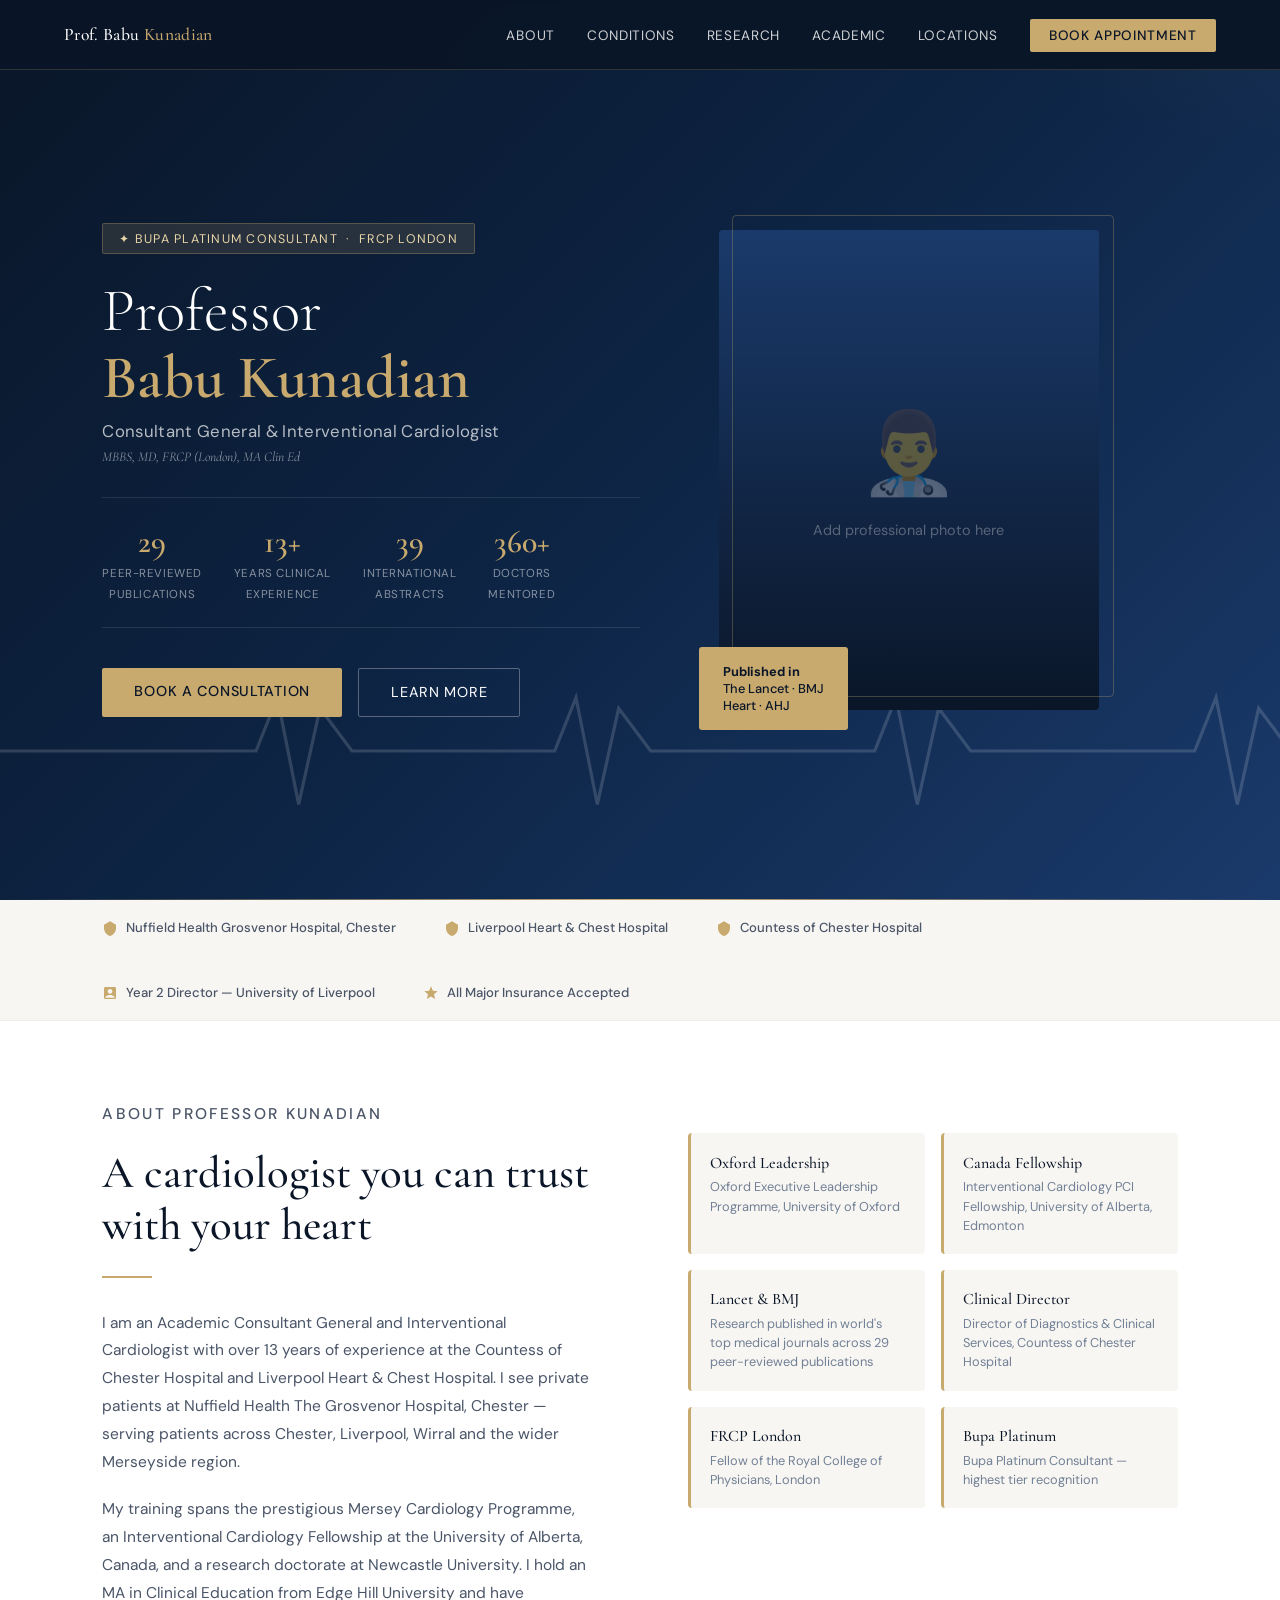
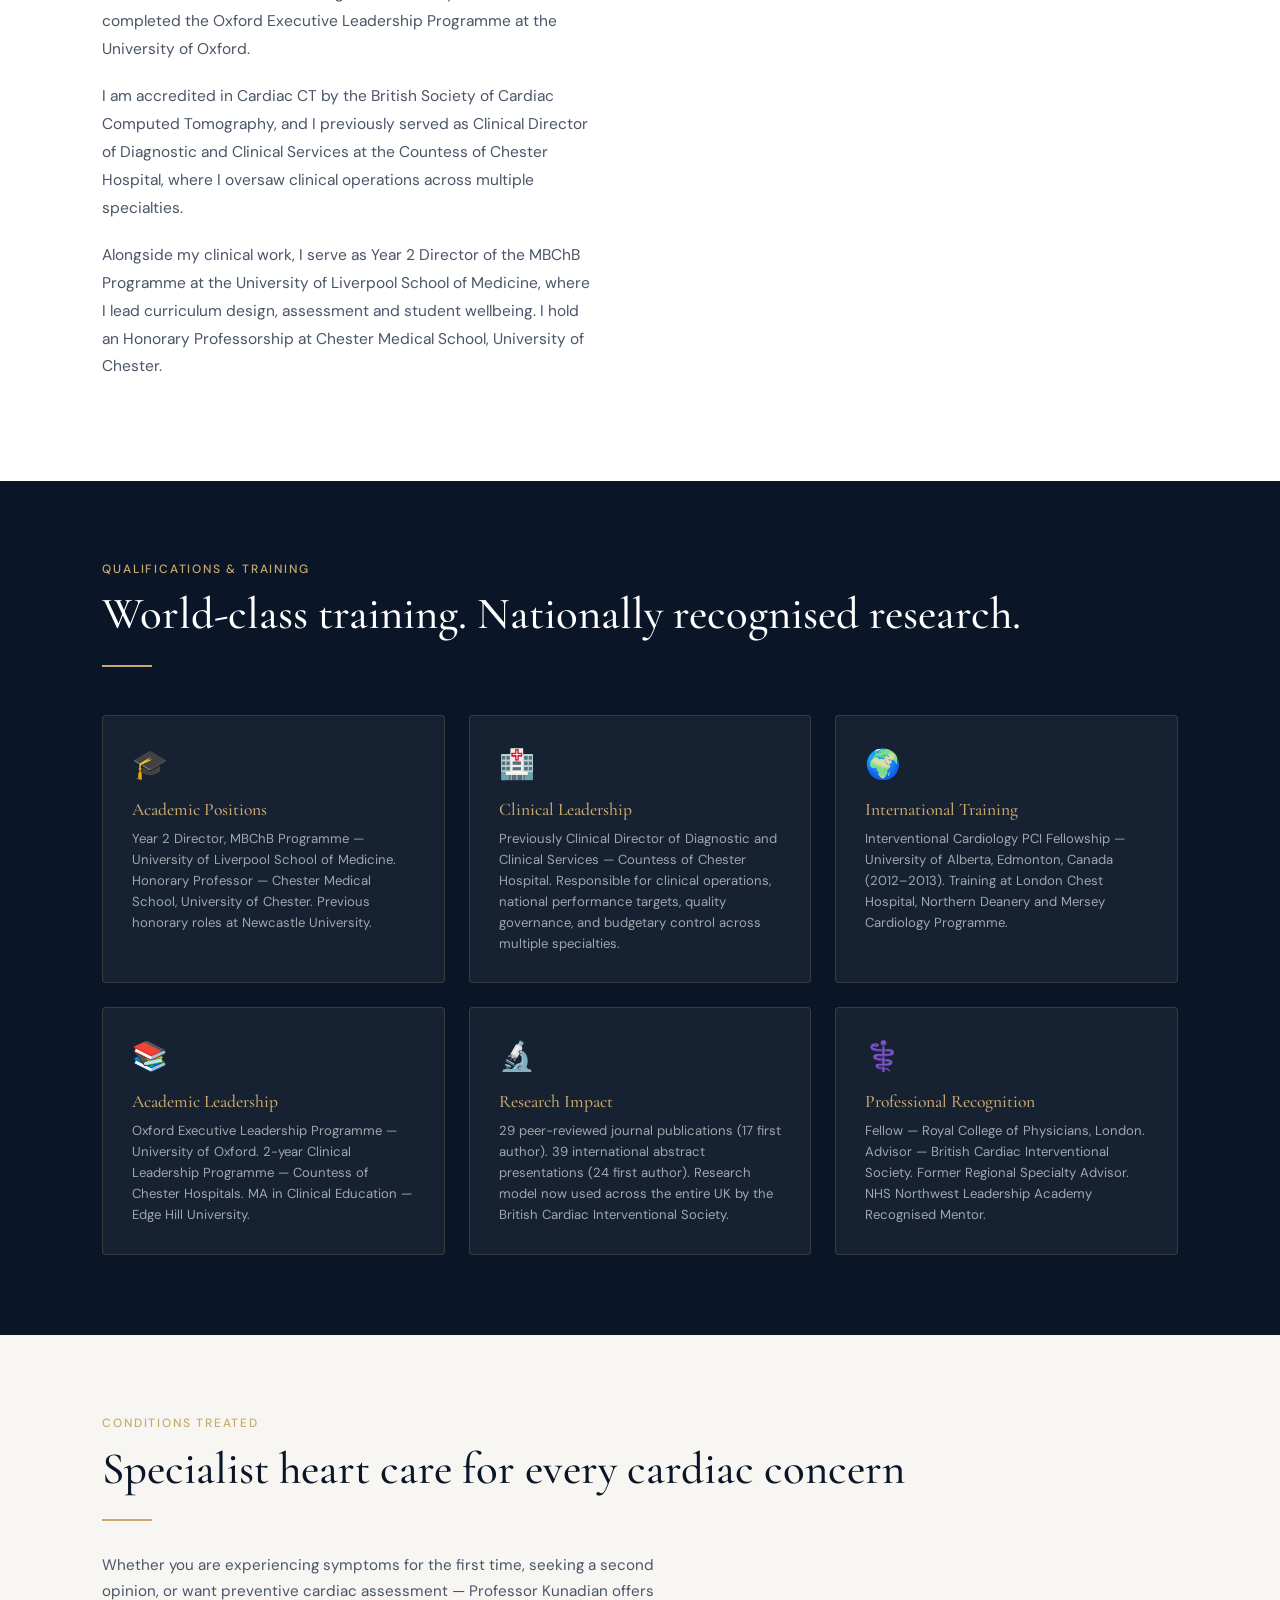
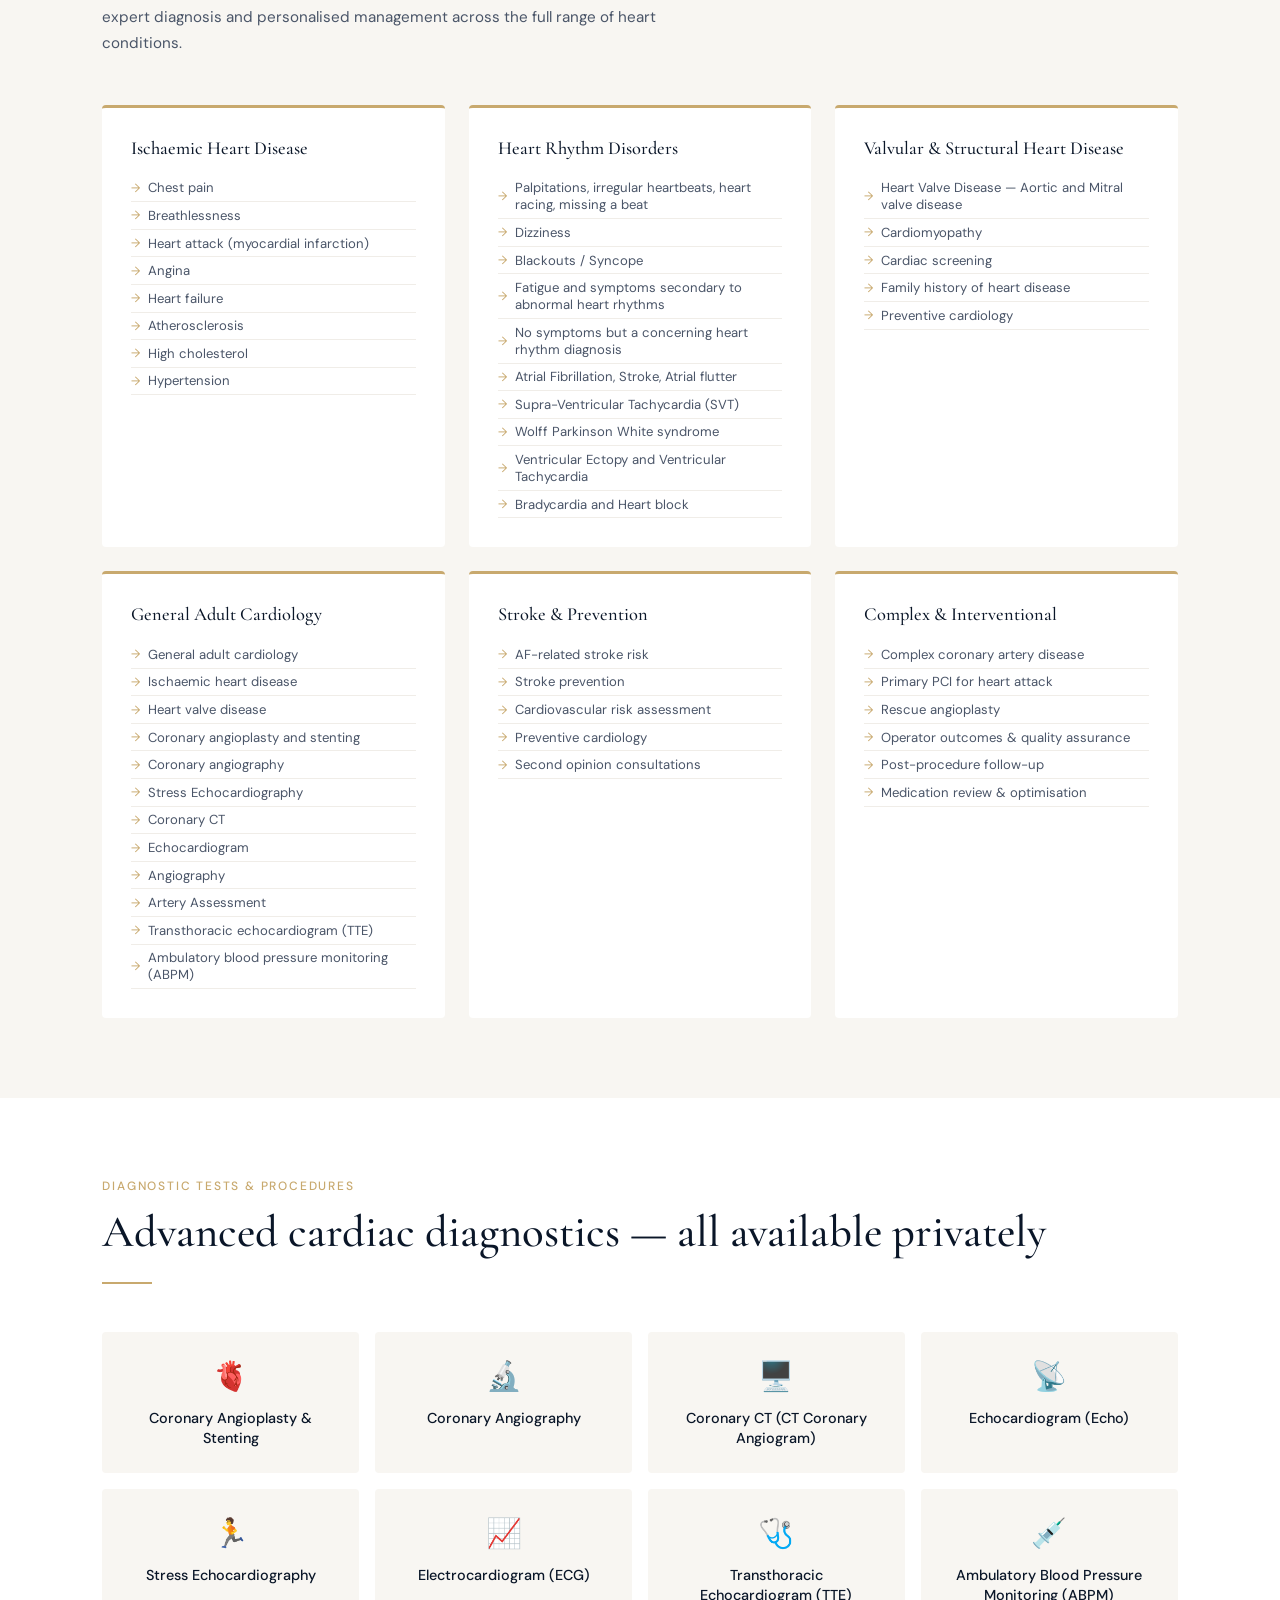
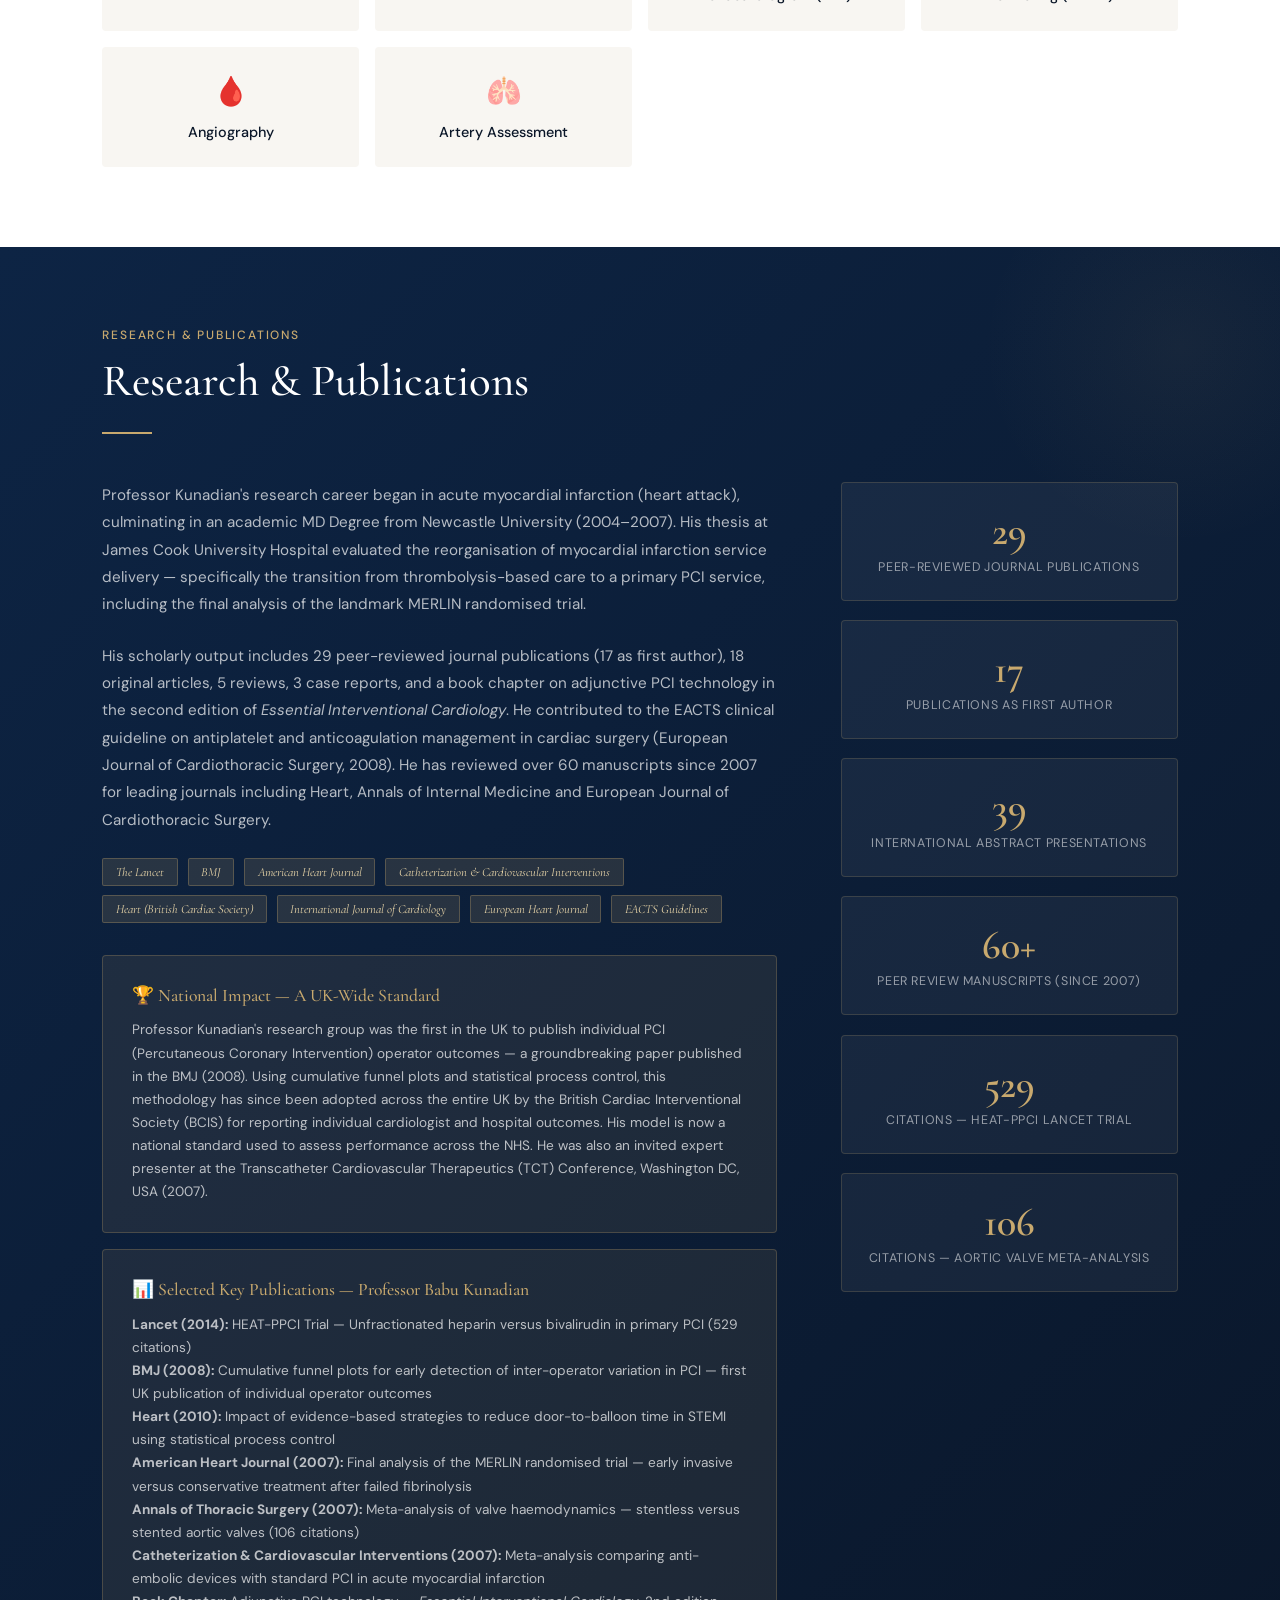
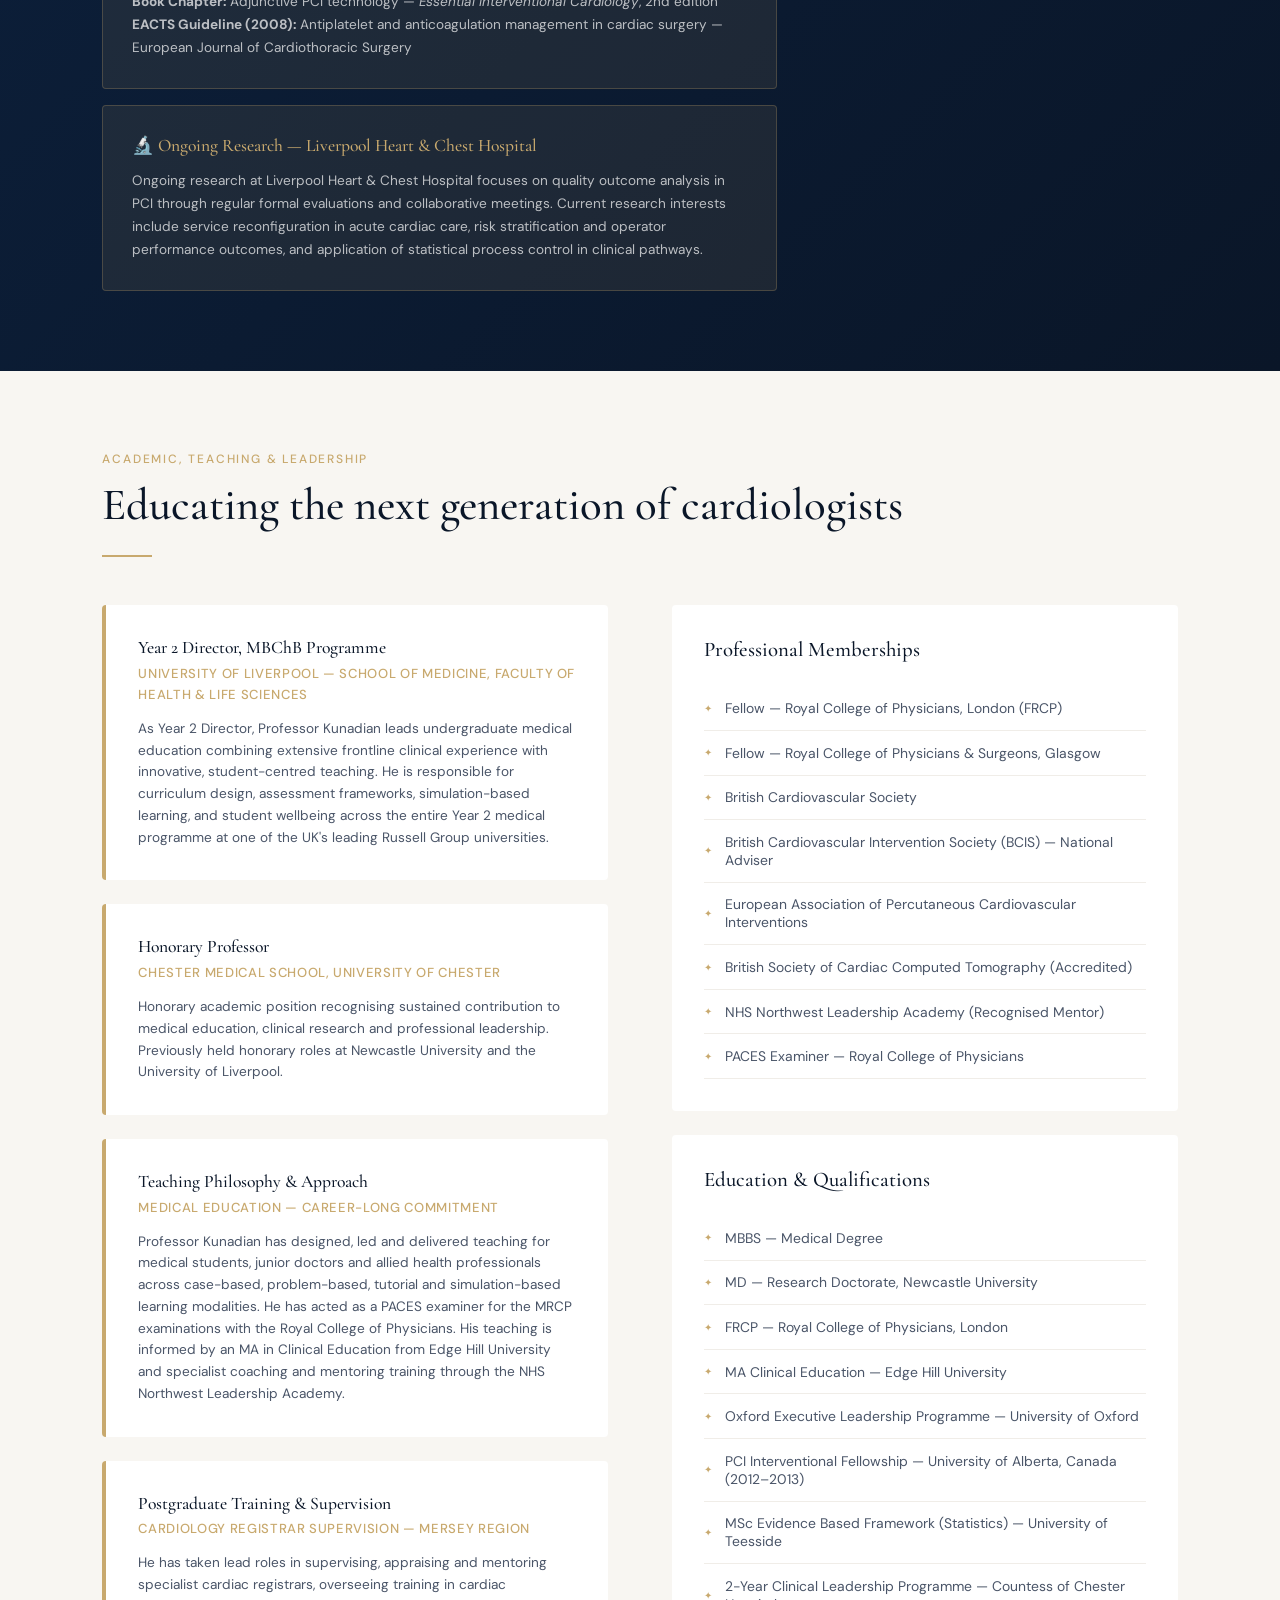
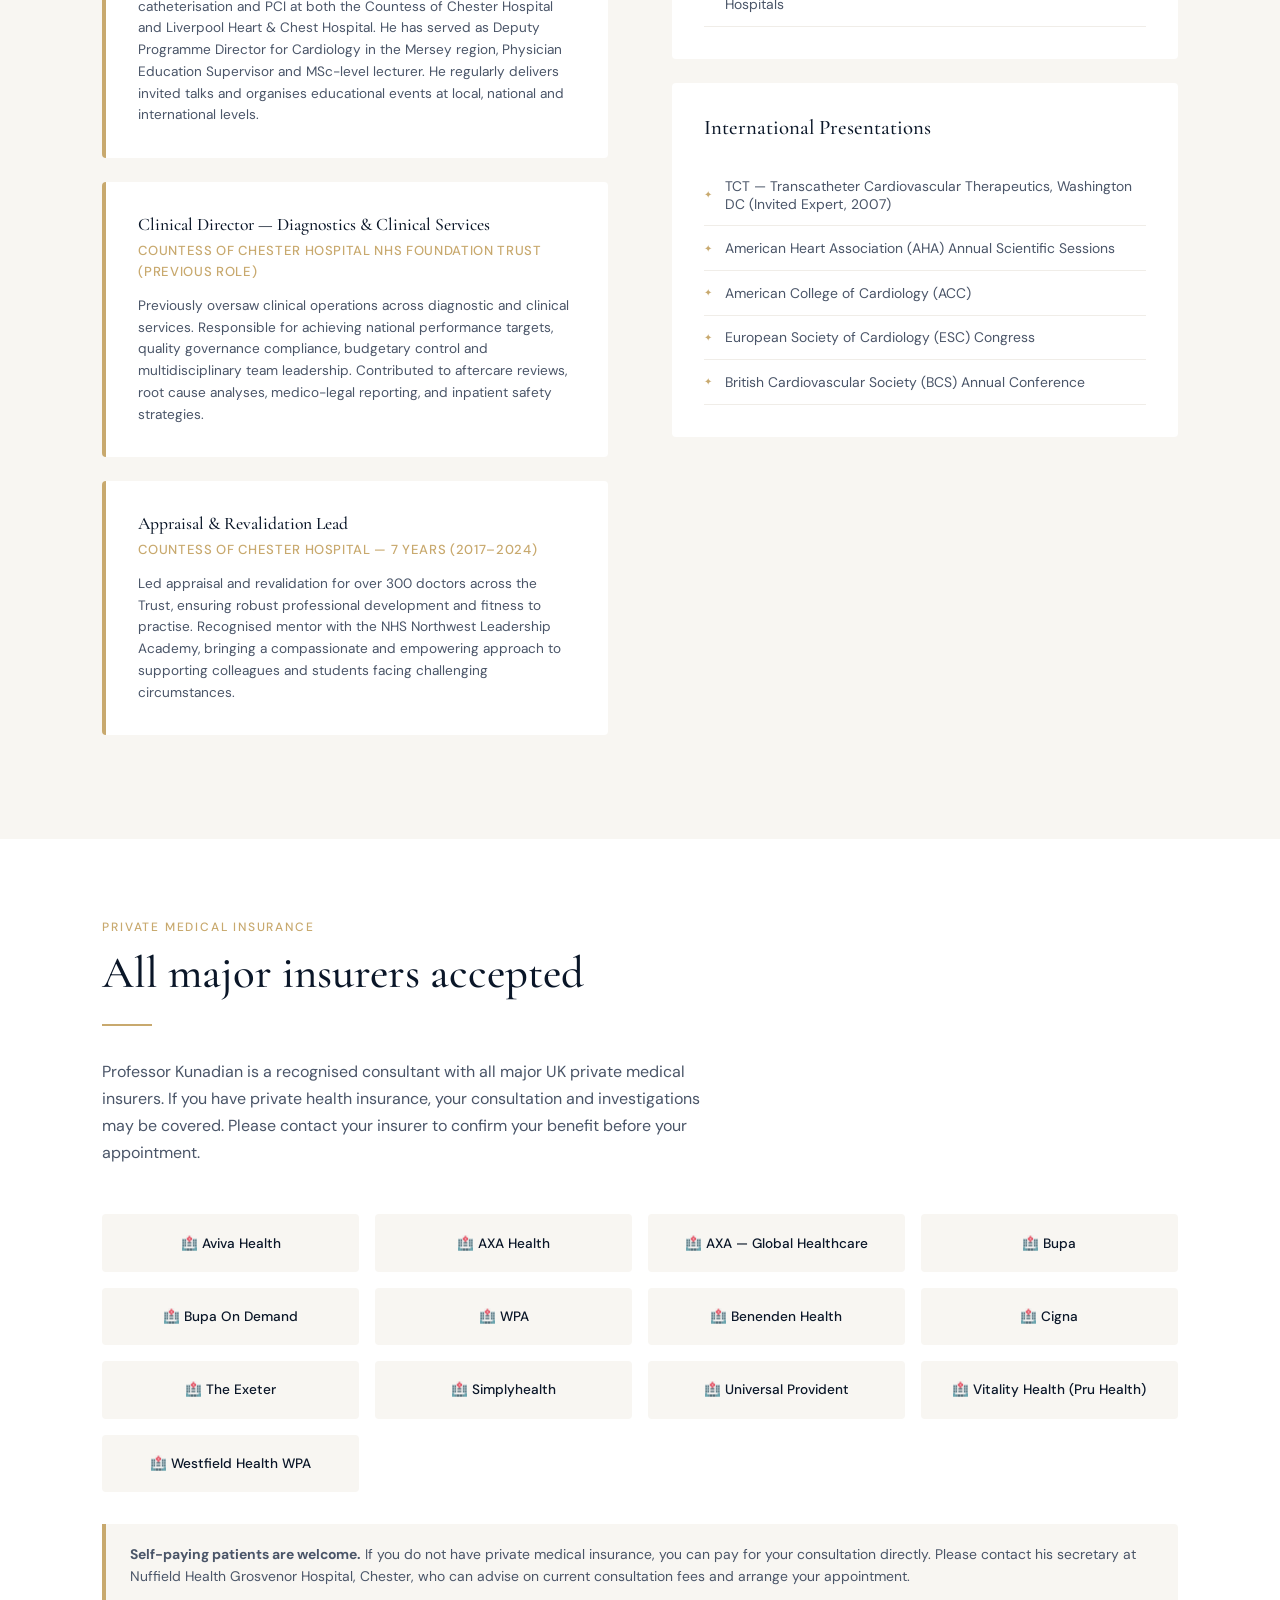
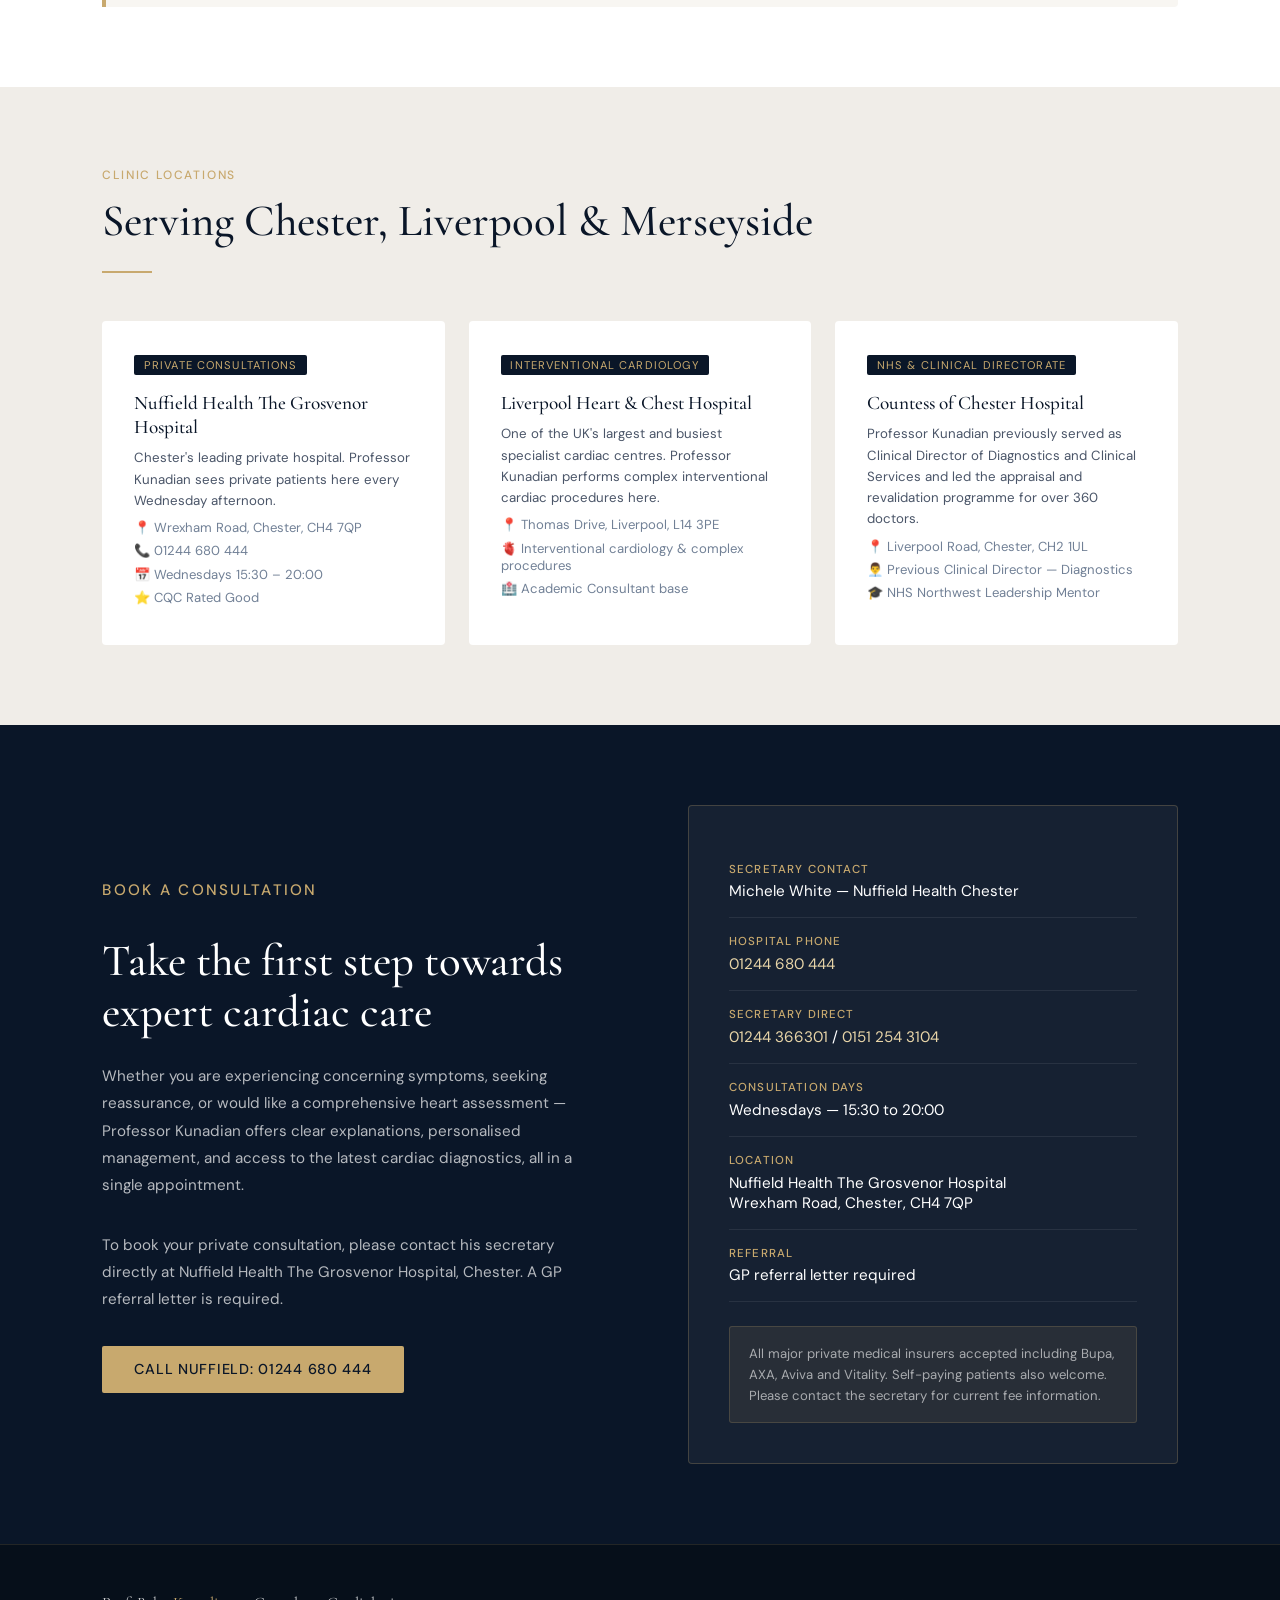
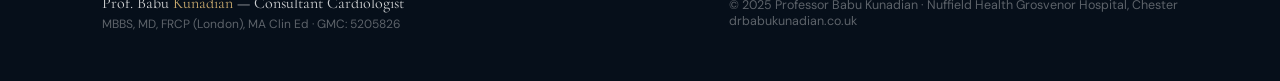
<file: index (2).html>
<!-- v2.0 updated -->
<!DOCTYPE html>
<html lang="en">
<head>
<meta charset="UTF-8">
<meta name="viewport" content="width=device-width, initial-scale=1.0">
<title>Professor Babu Kunadian | Consultant Cardiologist | Chester & Liverpool</title>
<meta name="description" content="Professor Babu Kunadian - Consultant General and Interventional Cardiologist serving Chester, Liverpool and Merseyside. Nuffield Health Grosvenor Hospital, Chester. Published in The Lancet and BMJ.">
<link rel="preconnect" href="https://fonts.googleapis.com">
<link href="https://fonts.googleapis.com/css2?family=Cormorant+Garamond:wght@300;400;500;600;700&family=DM+Sans:wght@300;400;500&display=swap" rel="stylesheet">
<style>
  :root {
    --navy: #0a1628;
    --deep-blue: #0d2444;
    --mid-blue: #1a3a6b;
    --accent: #c8a96e;
    --accent-light: #e8d5a8;
    --white: #ffffff;
    --off-white: #f8f6f2;
    --light-grey: #f0ede8;
    --text-dark: #1a1a2e;
    --text-mid: #4a5568;
    --text-light: #718096;
    --nhs-blue: #005eb8;
  }

  * { margin: 0; padding: 0; box-sizing: border-box; }

  html { scroll-behavior: smooth; }

  body {
    font-family: 'DM Sans', sans-serif;
    color: var(--text-dark);
    background: var(--white);
    overflow-x: hidden;
  }

  h1, h2, h3, h4 {
    font-family: 'Cormorant Garamond', serif;
    font-weight: 500;
  }

  /* NAV */
  nav {
    position: fixed;
    top: 0; left: 0; right: 0;
    z-index: 1000;
    background: rgba(10, 22, 40, 0.97);
    backdrop-filter: blur(10px);
    padding: 0 5%;
    display: flex;
    justify-content: space-between;
    align-items: center;
    height: 70px;
    border-bottom: 1px solid rgba(200, 169, 110, 0.2);
  }

  .nav-logo {
    font-family: 'Cormorant Garamond', serif;
    color: var(--white);
    font-size: 1.1rem;
    font-weight: 500;
    letter-spacing: 0.02em;
  }

  .nav-logo span { color: var(--accent); }

  .nav-links {
    display: flex;
    gap: 2rem;
    list-style: none;
  }

  .nav-links a {
    color: rgba(255,255,255,0.8);
    text-decoration: none;
    font-size: 0.85rem;
    letter-spacing: 0.05em;
    text-transform: uppercase;
    transition: color 0.3s;
  }

  .nav-links a:hover { color: var(--accent); }

  .nav-cta {
    background: var(--accent);
    color: var(--navy) !important;
    padding: 0.5rem 1.2rem;
    border-radius: 2px;
    font-weight: 500 !important;
  }

  /* HERO */
  .hero {
    min-height: 100vh;
    background: linear-gradient(135deg, var(--navy) 0%, var(--deep-blue) 50%, var(--mid-blue) 100%);
    display: grid;
    grid-template-columns: 1fr 1fr;
    align-items: center;
    padding: 100px 8% 60px;
    position: relative;
    overflow: hidden;
  }

  .hero::before {
    content: '';
    position: absolute;
    top: -50%;
    right: -20%;
    width: 600px;
    height: 600px;
    background: radial-gradient(circle, rgba(200,169,110,0.08) 0%, transparent 70%);
    border-radius: 50%;
  }

  .hero::after {
    content: '';
    position: absolute;
    bottom: 0;
    left: 0;
    right: 0;
    height: 1px;
    background: linear-gradient(90deg, transparent, var(--accent), transparent);
  }

  /* ECG line animation */
  .ecg-container {
    position: absolute;
    bottom: 80px;
    left: 0;
    right: 0;
    opacity: 0.15;
    overflow: hidden;
  }

  .ecg-line {
    width: 200%;
    animation: ecgScroll 8s linear infinite;
  }

  @keyframes ecgScroll {
    0% { transform: translateX(0); }
    100% { transform: translateX(-50%); }
  }

  .hero-content {
    position: relative;
    z-index: 2;
    animation: fadeInUp 1s ease forwards;
  }

  @keyframes fadeInUp {
    from { opacity: 0; transform: translateY(30px); }
    to { opacity: 1; transform: translateY(0); }
  }

  .hero-badge {
    display: inline-flex;
    align-items: center;
    gap: 0.5rem;
    background: rgba(200,169,110,0.15);
    border: 1px solid rgba(200,169,110,0.3);
    color: var(--accent-light);
    padding: 0.4rem 1rem;
    border-radius: 2px;
    font-size: 0.78rem;
    letter-spacing: 0.1em;
    text-transform: uppercase;
    margin-bottom: 1.5rem;
  }

  .hero h1 {
    font-size: 3.8rem;
    color: var(--white);
    line-height: 1.1;
    margin-bottom: 0.5rem;
    font-weight: 300;
  }

  .hero h1 strong {
    display: block;
    color: var(--accent);
    font-weight: 600;
  }

  .hero-title {
    color: rgba(255,255,255,0.7);
    font-size: 1.05rem;
    margin-bottom: 0.4rem;
    letter-spacing: 0.02em;
  }

  .hero-quals {
    color: rgba(255,255,255,0.5);
    font-size: 0.85rem;
    margin-bottom: 2rem;
    font-family: 'Cormorant Garamond', serif;
    font-style: italic;
  }

  .hero-stats {
    display: flex;
    gap: 2rem;
    margin-bottom: 2.5rem;
    padding: 1.5rem 0;
    border-top: 1px solid rgba(255,255,255,0.1);
    border-bottom: 1px solid rgba(255,255,255,0.1);
  }

  .stat {
    text-align: center;
  }

  .stat-number {
    font-family: 'Cormorant Garamond', serif;
    font-size: 2rem;
    color: var(--accent);
    font-weight: 600;
    display: block;
  }

  .stat-label {
    font-size: 0.72rem;
    color: rgba(255,255,255,0.5);
    text-transform: uppercase;
    letter-spacing: 0.05em;
  }

  .hero-btns {
    display: flex;
    gap: 1rem;
    flex-wrap: wrap;
  }

  .btn-primary {
    background: var(--accent);
    color: var(--navy);
    padding: 0.9rem 2rem;
    text-decoration: none;
    font-size: 0.9rem;
    font-weight: 500;
    letter-spacing: 0.05em;
    text-transform: uppercase;
    border-radius: 2px;
    transition: all 0.3s;
    display: inline-block;
  }

  .btn-primary:hover {
    background: var(--accent-light);
    transform: translateY(-2px);
  }

  .btn-outline {
    border: 1px solid rgba(255,255,255,0.3);
    color: var(--white);
    padding: 0.9rem 2rem;
    text-decoration: none;
    font-size: 0.9rem;
    letter-spacing: 0.05em;
    text-transform: uppercase;
    border-radius: 2px;
    transition: all 0.3s;
    display: inline-block;
  }

  .btn-outline:hover {
    border-color: var(--accent);
    color: var(--accent);
  }

  .hero-image {
    position: relative;
    z-index: 2;
    display: flex;
    justify-content: center;
    align-items: flex-end;
    animation: fadeInRight 1s ease 0.3s both;
  }

  @keyframes fadeInRight {
    from { opacity: 0; transform: translateX(30px); }
    to { opacity: 1; transform: translateX(0); }
  }

  .hero-photo-frame {
    position: relative;
    width: 380px;
    height: 480px;
  }

  .hero-photo-frame::before {
    content: '';
    position: absolute;
    top: -15px;
    right: -15px;
    width: 100%;
    height: 100%;
    border: 1px solid rgba(200,169,110,0.3);
    border-radius: 4px;
  }

  .hero-photo {
    width: 100%;
    height: 100%;
    object-fit: cover;
    border-radius: 4px;
    filter: brightness(0.95);
  }

  .hero-photo-placeholder {
    width: 100%;
    height: 100%;
    background: linear-gradient(180deg, var(--mid-blue) 0%, var(--navy) 100%);
    border-radius: 4px;
    display: flex;
    flex-direction: column;
    align-items: center;
    justify-content: center;
    color: rgba(255,255,255,0.3);
    font-size: 5rem;
  }

  .hero-credentials {
    position: absolute;
    bottom: -20px;
    left: -20px;
    background: var(--accent);
    color: var(--navy);
    padding: 1rem 1.5rem;
    border-radius: 3px;
    font-size: 0.8rem;
    font-weight: 500;
    max-width: 200px;
  }

  /* TRUST BAR */
  .trust-bar {
    background: var(--off-white);
    padding: 1.2rem 8%;
    display: flex;
    align-items: center;
    gap: 3rem;
    border-bottom: 1px solid var(--light-grey);
    flex-wrap: wrap;
  }

  .trust-item {
    display: flex;
    align-items: center;
    gap: 0.5rem;
    font-size: 0.82rem;
    color: var(--text-mid);
    font-weight: 500;
  }

  .trust-item svg {
    color: var(--accent);
    flex-shrink: 0;
  }

  /* SECTIONS */
  section { padding: 80px 8%; }

  .section-label {
    font-size: 0.75rem;
    letter-spacing: 0.15em;
    text-transform: uppercase;
    color: var(--accent);
    margin-bottom: 0.8rem;
    font-weight: 500;
  }

  .section-title {
    font-size: 2.8rem;
    color: var(--navy);
    line-height: 1.15;
    margin-bottom: 1.5rem;
  }

  .section-divider {
    width: 50px;
    height: 2px;
    background: var(--accent);
    margin-bottom: 2rem;
  }

  /* ABOUT */
  .about {
    background: var(--white);
    display: grid;
    grid-template-columns: 1fr 1fr;
    gap: 6rem;
    align-items: start;
  }

  .about-text p {
    color: var(--text-mid);
    line-height: 1.8;
    margin-bottom: 1.2rem;
    font-size: 0.97rem;
  }

  .about-highlights {
    display: grid;
    grid-template-columns: 1fr 1fr;
    gap: 1rem;
    margin-top: 2rem;
  }

  .highlight-card {
    background: var(--off-white);
    padding: 1.2rem;
    border-radius: 4px;
    border-left: 3px solid var(--accent);
  }

  .highlight-card h4 {
    font-family: 'Cormorant Garamond', serif;
    font-size: 1rem;
    color: var(--navy);
    margin-bottom: 0.3rem;
  }

  .highlight-card p {
    font-size: 0.8rem;
    color: var(--text-light);
    line-height: 1.5;
  }

  /* CREDENTIALS */
  .credentials-section {
    background: var(--navy);
    padding: 80px 8%;
  }

  .credentials-section .section-title { color: var(--white); }

  .credentials-grid {
    display: grid;
    grid-template-columns: repeat(3, 1fr);
    gap: 1.5rem;
    margin-top: 3rem;
  }

  .credential-card {
    background: rgba(255,255,255,0.05);
    border: 1px solid rgba(200,169,110,0.2);
    padding: 1.8rem;
    border-radius: 4px;
    transition: all 0.3s;
  }

  .credential-card:hover {
    background: rgba(200,169,110,0.08);
    border-color: rgba(200,169,110,0.4);
    transform: translateY(-3px);
  }

  .credential-icon {
    font-size: 1.8rem;
    margin-bottom: 1rem;
  }

  .credential-card h3 {
    font-size: 1.1rem;
    color: var(--accent);
    margin-bottom: 0.5rem;
    font-family: 'Cormorant Garamond', serif;
  }

  .credential-card p {
    font-size: 0.82rem;
    color: rgba(255,255,255,0.6);
    line-height: 1.6;
  }

  /* CONDITIONS */
  .conditions-section { background: var(--off-white); }

  .conditions-intro {
    max-width: 600px;
    margin-bottom: 3rem;
  }

  .conditions-intro p {
    color: var(--text-mid);
    line-height: 1.7;
    font-size: 0.95rem;
  }

  .conditions-grid {
    display: grid;
    grid-template-columns: repeat(3, 1fr);
    gap: 1.5rem;
  }

  .condition-card {
    background: var(--white);
    padding: 1.8rem;
    border-radius: 4px;
    border-top: 3px solid var(--accent);
    transition: all 0.3s;
  }

  .condition-card:hover {
    transform: translateY(-4px);
    box-shadow: 0 15px 40px rgba(0,0,0,0.08);
  }

  .condition-card h3 {
    font-size: 1.15rem;
    color: var(--navy);
    margin-bottom: 1rem;
    font-family: 'Cormorant Garamond', serif;
  }

  .condition-card ul {
    list-style: none;
    padding: 0;
  }

  .condition-card ul li {
    font-size: 0.82rem;
    color: var(--text-mid);
    padding: 0.3rem 0;
    border-bottom: 1px solid var(--light-grey);
    display: flex;
    align-items: center;
    gap: 0.5rem;
  }

  .condition-card ul li::before {
    content: '→';
    color: var(--accent);
    font-size: 0.75rem;
  }

  /* TREATMENTS */
  .treatments-section { background: var(--white); }

  .treatments-grid {
    display: grid;
    grid-template-columns: repeat(4, 1fr);
    gap: 1rem;
    margin-top: 3rem;
  }

  .treatment-item {
    background: var(--off-white);
    padding: 1.5rem;
    border-radius: 4px;
    text-align: center;
    transition: all 0.3s;
    border: 1px solid transparent;
  }

  .treatment-item:hover {
    border-color: var(--accent);
    background: white;
  }

  .treatment-icon { font-size: 1.8rem; margin-bottom: 0.8rem; }

  .treatment-item h4 {
    font-size: 0.9rem;
    color: var(--navy);
    font-family: 'DM Sans', sans-serif;
    font-weight: 500;
    line-height: 1.4;
  }

  /* RESEARCH */
  .research-section {
    background: linear-gradient(135deg, var(--deep-blue) 0%, var(--navy) 100%);
    padding: 80px 8%;
    position: relative;
    overflow: hidden;
  }

  .research-section::before {
    content: '';
    position: absolute;
    top: -100px;
    right: -100px;
    width: 400px;
    height: 400px;
    background: radial-gradient(circle, rgba(200,169,110,0.06) 0%, transparent 70%);
    border-radius: 50%;
  }

  .research-section .section-title { color: var(--white); }

  .research-grid {
    display: grid;
    grid-template-columns: 2fr 1fr;
    gap: 4rem;
    margin-top: 3rem;
    align-items: start;
  }

  .research-main p {
    color: rgba(255,255,255,0.7);
    line-height: 1.8;
    margin-bottom: 1.5rem;
    font-size: 0.95rem;
  }

  .research-impact {
    background: rgba(200,169,110,0.1);
    border: 1px solid rgba(200,169,110,0.25);
    padding: 1.8rem;
    border-radius: 4px;
    margin-top: 1.5rem;
  }

  .research-impact h4 {
    font-family: 'Cormorant Garamond', serif;
    color: var(--accent);
    font-size: 1.1rem;
    margin-bottom: 0.8rem;
  }

  .research-impact p {
    color: rgba(255,255,255,0.7);
    font-size: 0.85rem;
    line-height: 1.7;
    margin: 0;
  }

  .research-stats {
    display: flex;
    flex-direction: column;
    gap: 1.2rem;
  }

  .research-stat-card {
    background: rgba(255,255,255,0.05);
    border: 1px solid rgba(200,169,110,0.2);
    padding: 1.5rem;
    border-radius: 4px;
    text-align: center;
  }

  .research-stat-number {
    font-family: 'Cormorant Garamond', serif;
    font-size: 2.5rem;
    color: var(--accent);
    font-weight: 600;
    display: block;
  }

  .research-stat-label {
    font-size: 0.78rem;
    color: rgba(255,255,255,0.55);
    text-transform: uppercase;
    letter-spacing: 0.05em;
  }

  .publications-badge {
    display: flex;
    flex-wrap: wrap;
    gap: 0.6rem;
    margin-top: 1.5rem;
  }

  .pub-badge {
    background: rgba(200,169,110,0.15);
    border: 1px solid rgba(200,169,110,0.3);
    color: var(--accent-light);
    padding: 0.3rem 0.8rem;
    border-radius: 2px;
    font-size: 0.78rem;
    font-family: 'Cormorant Garamond', serif;
    font-style: italic;
  }

  /* ACADEMIC */
  .academic-section { background: var(--off-white); }

  .academic-grid {
    display: grid;
    grid-template-columns: 1fr 1fr;
    gap: 4rem;
    margin-top: 3rem;
  }

  .academic-role {
    background: var(--white);
    padding: 2rem;
    border-radius: 4px;
    border-left: 4px solid var(--accent);
    margin-bottom: 1.5rem;
  }

  .academic-role h4 {
    font-family: 'Cormorant Garamond', serif;
    font-size: 1.1rem;
    color: var(--navy);
    margin-bottom: 0.3rem;
  }

  .academic-role .org {
    font-size: 0.82rem;
    color: var(--accent);
    font-weight: 500;
    margin-bottom: 0.8rem;
    text-transform: uppercase;
    letter-spacing: 0.05em;
  }

  .academic-role p {
    font-size: 0.85rem;
    color: var(--text-mid);
    line-height: 1.6;
  }

  .memberships-list {
    background: var(--white);
    padding: 2rem;
    border-radius: 4px;
  }

  .memberships-list h3 {
    font-size: 1.3rem;
    color: var(--navy);
    margin-bottom: 1.5rem;
  }

  .membership-item {
    display: flex;
    align-items: center;
    gap: 0.8rem;
    padding: 0.8rem 0;
    border-bottom: 1px solid var(--light-grey);
    font-size: 0.87rem;
    color: var(--text-mid);
  }

  .membership-item::before {
    content: '✦';
    color: var(--accent);
    font-size: 0.6rem;
    flex-shrink: 0;
  }

  /* INSURANCE */
  .insurance-section { background: var(--white); }

  .insurance-intro {
    max-width: 600px;
    margin-bottom: 3rem;
  }

  .insurance-intro p {
    color: var(--text-mid);
    line-height: 1.7;
  }

  .insurance-grid {
    display: grid;
    grid-template-columns: repeat(4, 1fr);
    gap: 1rem;
    margin-bottom: 2rem;
  }

  .insurer-card {
    background: var(--off-white);
    padding: 1.2rem;
    border-radius: 4px;
    text-align: center;
    font-size: 0.85rem;
    color: var(--navy);
    font-weight: 500;
    border: 1px solid transparent;
    transition: all 0.3s;
  }

  .insurer-card:hover {
    border-color: var(--accent);
    background: var(--white);
  }

  .self-pay-note {
    background: var(--off-white);
    border-left: 4px solid var(--accent);
    padding: 1.2rem 1.5rem;
    border-radius: 0 4px 4px 0;
    font-size: 0.87rem;
    color: var(--text-mid);
    line-height: 1.6;
  }

  /* LOCATIONS */
  .locations-section { background: var(--light-grey); }

  .locations-grid {
    display: grid;
    grid-template-columns: repeat(3, 1fr);
    gap: 1.5rem;
    margin-top: 3rem;
  }

  .location-card {
    background: var(--white);
    padding: 2rem;
    border-radius: 4px;
    transition: all 0.3s;
  }

  .location-card:hover {
    transform: translateY(-4px);
    box-shadow: 0 15px 40px rgba(0,0,0,0.08);
  }

  .location-tag {
    display: inline-block;
    background: var(--navy);
    color: var(--accent);
    font-size: 0.7rem;
    padding: 0.2rem 0.6rem;
    border-radius: 2px;
    text-transform: uppercase;
    letter-spacing: 0.1em;
    margin-bottom: 1rem;
  }

  .location-card h3 {
    font-size: 1.2rem;
    color: var(--navy);
    margin-bottom: 0.5rem;
  }

  .location-card p {
    font-size: 0.83rem;
    color: var(--text-mid);
    line-height: 1.6;
    margin-bottom: 0.5rem;
  }

  .location-detail {
    display: flex;
    align-items: center;
    gap: 0.4rem;
    font-size: 0.82rem;
    color: var(--text-light);
    margin-bottom: 0.4rem;
  }

  /* BOOKING */
  .booking-section {
    background: var(--navy);
    padding: 80px 8%;
    display: grid;
    grid-template-columns: 1fr 1fr;
    gap: 6rem;
    align-items: center;
  }

  .booking-content .section-title { color: var(--white); }

  .booking-content p {
    color: rgba(255,255,255,0.7);
    line-height: 1.8;
    margin-bottom: 2rem;
    font-size: 0.95rem;
  }

  .booking-details {
    background: rgba(255,255,255,0.05);
    border: 1px solid rgba(200,169,110,0.25);
    padding: 2.5rem;
    border-radius: 4px;
  }

  .booking-detail-item {
    padding: 1rem 0;
    border-bottom: 1px solid rgba(255,255,255,0.08);
  }

  .booking-detail-item:last-child { border-bottom: none; }

  .booking-detail-label {
    font-size: 0.72rem;
    text-transform: uppercase;
    letter-spacing: 0.1em;
    color: var(--accent);
    margin-bottom: 0.3rem;
    font-weight: 500;
  }

  .booking-detail-value {
    font-size: 0.95rem;
    color: var(--white);
    font-weight: 400;
  }

  .booking-detail-value a {
    color: var(--accent-light);
    text-decoration: none;
  }

  .booking-note {
    background: rgba(200,169,110,0.1);
    border: 1px solid rgba(200,169,110,0.2);
    padding: 1rem 1.2rem;
    border-radius: 3px;
    font-size: 0.82rem;
    color: rgba(255,255,255,0.6);
    margin-top: 1.5rem;
    line-height: 1.6;
  }

  /* FOOTER */
  footer {
    background: #060f1a;
    padding: 3rem 8%;
    display: flex;
    justify-content: space-between;
    align-items: center;
    flex-wrap: wrap;
    gap: 1rem;
    border-top: 1px solid rgba(200,169,110,0.15);
  }

  .footer-left {
    font-family: 'Cormorant Garamond', serif;
    color: rgba(255,255,255,0.8);
    font-size: 1rem;
  }

  .footer-left span { color: var(--accent); }

  .footer-right {
    font-size: 0.78rem;
    color: rgba(255,255,255,0.35);
  }

  /* RESPONSIVE */
  @media (max-width: 900px) {
    .hero { grid-template-columns: 1fr; padding-top: 120px; }
    .hero-image { display: none; }
    .about { grid-template-columns: 1fr; gap: 2rem; }
    .conditions-grid { grid-template-columns: 1fr; }
    .treatments-grid { grid-template-columns: repeat(2, 1fr); }
    .credentials-grid { grid-template-columns: 1fr; }
    .research-grid { grid-template-columns: 1fr; }
    .academic-grid { grid-template-columns: 1fr; }
    .insurance-grid { grid-template-columns: repeat(2, 1fr); }
    .locations-grid { grid-template-columns: 1fr; }
    .booking-section { grid-template-columns: 1fr; gap: 2rem; }
    .nav-links { display: none; }
    .hero h1 { font-size: 2.5rem; }
    .hero-stats { gap: 1rem; }
    .section-title { font-size: 2rem; }
  }
</style>
</head>
<body>

<!-- NAV -->
<nav>
  <div class="nav-logo">Prof. Babu <span>Kunadian</span></div>
  <ul class="nav-links">
    <li><a href="#about">About</a></li>
    <li><a href="#conditions">Conditions</a></li>
    <li><a href="#research">Research</a></li>
    <li><a href="#academic">Academic</a></li>
    <li><a href="#locations">Locations</a></li>
    <li><a href="#book" class="nav-cta">Book Appointment</a></li>
  </ul>
</nav>

<!-- HERO -->
<section class="hero">
  <div class="hero-content">
    <div class="hero-badge">
      ✦ Bupa Platinum Consultant &nbsp;·&nbsp; FRCP London
    </div>
    <h1>Professor<strong>Babu Kunadian</strong></h1>
    <p class="hero-title">Consultant General & Interventional Cardiologist</p>
    <p class="hero-quals">MBBS, MD, FRCP (London), MA Clin Ed</p>

    <div class="hero-stats">
      <div class="stat">
        <span class="stat-number">29</span>
        <span class="stat-label">Peer-Reviewed<br>Publications</span>
      </div>
      <div class="stat">
        <span class="stat-number">13+</span>
        <span class="stat-label">Years Clinical<br>Experience</span>
      </div>
      <div class="stat">
        <span class="stat-number">39</span>
        <span class="stat-label">International<br>Abstracts</span>
      </div>
      <div class="stat">
        <span class="stat-number">360+</span>
        <span class="stat-label">Doctors<br>Mentored</span>
      </div>
    </div>

    <div class="hero-btns">
      <a href="#book" class="btn-primary">Book a Consultation</a>
      <a href="#about" class="btn-outline">Learn More</a>
    </div>
  </div>

  <div class="hero-image">
    <div class="hero-photo-frame">
      <div class="hero-photo-placeholder">
        👨‍⚕️
        <p style="font-size:0.9rem;margin-top:1rem;text-align:center;padding:0 1rem;">Add professional photo here</p>
      </div>
      <div class="hero-credentials">
        <strong>Published in</strong><br>
        The Lancet · BMJ<br>
        Heart · AHJ
      </div>
    </div>
  </div>

  <!-- ECG animation -->
  <div class="ecg-container">
    <svg class="ecg-line" viewBox="0 0 1200 60" fill="none" xmlns="http://www.w3.org/2000/svg">
      <polyline points="0,30 100,30 120,30 130,5 140,55 150,10 165,30 200,30 250,30 260,30 270,5 280,55 290,10 305,30 350,30 400,30 410,30 420,5 430,55 440,10 455,30 500,30 550,30 560,30 570,5 580,55 590,10 605,30 650,30 700,30 710,30 720,5 730,55 740,10 755,30 800,30 850,30 860,30 870,5 880,55 890,10 905,30 950,30 1000,30 1010,30 1020,5 1030,55 1040,10 1055,30 1100,30 1150,30 1160,30 1170,5 1180,55 1190,10 1200,30" stroke="white" stroke-width="1.5" fill="none"/>
    </svg>
  </div>
</section>

<!-- TRUST BAR -->
<div class="trust-bar">
  <div class="trust-item">
    <svg width="16" height="16" viewBox="0 0 24 24" fill="currentColor"><path d="M12 2L3 7v5c0 5.55 3.84 10.74 9 12 5.16-1.26 9-6.45 9-12V7l-9-5z"/></svg>
    Nuffield Health Grosvenor Hospital, Chester
  </div>
  <div class="trust-item">
    <svg width="16" height="16" viewBox="0 0 24 24" fill="currentColor"><path d="M12 2L3 7v5c0 5.55 3.84 10.74 9 12 5.16-1.26 9-6.45 9-12V7l-9-5z"/></svg>
    Liverpool Heart & Chest Hospital
  </div>
  <div class="trust-item">
    <svg width="16" height="16" viewBox="0 0 24 24" fill="currentColor"><path d="M12 2L3 7v5c0 5.55 3.84 10.74 9 12 5.16-1.26 9-6.45 9-12V7l-9-5z"/></svg>
    Countess of Chester Hospital
  </div>
  <div class="trust-item">
    <svg width="16" height="16" viewBox="0 0 24 24" fill="currentColor"><path d="M19 3H5c-1.1 0-2 .9-2 2v14c0 1.1.9 2 2 2h14c1.1 0 2-.9 2-2V5c0-1.1-.9-2-2-2zm-7 3c1.93 0 3.5 1.57 3.5 3.5S13.93 13 12 13s-3.5-1.57-3.5-3.5S10.07 6 12 6zm7 13H5v-.23c0-.62.28-1.2.76-1.58C7.47 15.82 9.64 15 12 15s4.53.82 6.24 2.19c.48.38.76.97.76 1.58V19z"/></svg>
    Year 2 Director — University of Liverpool
  </div>
  <div class="trust-item">
    <svg width="16" height="16" viewBox="0 0 24 24" fill="currentColor"><path d="M12 17.27L18.18 21l-1.64-7.03L22 9.24l-7.19-.61L12 2 9.19 8.63 2 9.24l5.46 4.73L5.82 21z"/></svg>
    All Major Insurance Accepted
  </div>
</div>

<!-- ABOUT -->
<section class="about" id="about">
  <div class="about-text">
    <p class="section-label">About Professor Kunadian</p>
    <h2 class="section-title">A cardiologist you can trust with your heart</h2>
    <div class="section-divider"></div>
    <p>I am an Academic Consultant General and Interventional Cardiologist with over 13 years of experience at the Countess of Chester Hospital and Liverpool Heart & Chest Hospital. I see private patients at Nuffield Health The Grosvenor Hospital, Chester — serving patients across Chester, Liverpool, Wirral and the wider Merseyside region.</p>
    <p>My training spans the prestigious Mersey Cardiology Programme, an Interventional Cardiology Fellowship at the University of Alberta, Canada, and a research doctorate at Newcastle University. I hold an MA in Clinical Education from Edge Hill University and have completed the Oxford Executive Leadership Programme at the University of Oxford.</p>
    <p>I am accredited in Cardiac CT by the British Society of Cardiac Computed Tomography, and I previously served as Clinical Director of Diagnostic and Clinical Services at the Countess of Chester Hospital, where I oversaw clinical operations across multiple specialties.</p>
    <p>Alongside my clinical work, I serve as Year 2 Director of the MBChB Programme at the University of Liverpool School of Medicine, where I lead curriculum design, assessment and student wellbeing. I hold an Honorary Professorship at Chester Medical School, University of Chester.</p>
  </div>

  <div>
    <div class="about-highlights">
      <div class="highlight-card">
        <h4>Oxford Leadership</h4>
        <p>Oxford Executive Leadership Programme, University of Oxford</p>
      </div>
      <div class="highlight-card">
        <h4>Canada Fellowship</h4>
        <p>Interventional Cardiology PCI Fellowship, University of Alberta, Edmonton</p>
      </div>
      <div class="highlight-card">
        <h4>Lancet & BMJ</h4>
        <p>Research published in world's top medical journals across 29 peer-reviewed publications</p>
      </div>
      <div class="highlight-card">
        <h4>Clinical Director</h4>
        <p>Director of Diagnostics & Clinical Services, Countess of Chester Hospital</p>
      </div>
      <div class="highlight-card">
        <h4>FRCP London</h4>
        <p>Fellow of the Royal College of Physicians, London</p>
      </div>
      <div class="highlight-card">
        <h4>Bupa Platinum</h4>
        <p>Bupa Platinum Consultant — highest tier recognition</p>
      </div>
    </div>
  </div>
</section>

<!-- CREDENTIALS -->
<section class="credentials-section" id="credentials">
  <p class="section-label" style="color:var(--accent)">Qualifications & Training</p>
  <h2 class="section-title">World-class training. Nationally recognised research.</h2>
  <div class="section-divider"></div>

  <div class="credentials-grid">
    <div class="credential-card">
      <div class="credential-icon">🎓</div>
      <h3>Academic Positions</h3>
      <p>Year 2 Director, MBChB Programme — University of Liverpool School of Medicine. Honorary Professor — Chester Medical School, University of Chester. Previous honorary roles at Newcastle University.</p>
    </div>
    <div class="credential-card">
      <div class="credential-icon">🏥</div>
      <h3>Clinical Leadership</h3>
      <p>Previously Clinical Director of Diagnostic and Clinical Services — Countess of Chester Hospital. Responsible for clinical operations, national performance targets, quality governance, and budgetary control across multiple specialties.</p>
    </div>
    <div class="credential-card">
      <div class="credential-icon">🌍</div>
      <h3>International Training</h3>
      <p>Interventional Cardiology PCI Fellowship — University of Alberta, Edmonton, Canada (2012–2013). Training at London Chest Hospital, Northern Deanery and Mersey Cardiology Programme.</p>
    </div>
    <div class="credential-card">
      <div class="credential-icon">📚</div>
      <h3>Academic Leadership</h3>
      <p>Oxford Executive Leadership Programme — University of Oxford. 2-year Clinical Leadership Programme — Countess of Chester Hospitals. MA in Clinical Education — Edge Hill University.</p>
    </div>
    <div class="credential-card">
      <div class="credential-icon">🔬</div>
      <h3>Research Impact</h3>
      <p>29 peer-reviewed journal publications (17 first author). 39 international abstract presentations (24 first author). Research model now used across the entire UK by the British Cardiac Interventional Society.</p>
    </div>
    <div class="credential-card">
      <div class="credential-icon">⚕️</div>
      <h3>Professional Recognition</h3>
      <p>Fellow — Royal College of Physicians, London. Advisor — British Cardiac Interventional Society. Former Regional Specialty Advisor. NHS Northwest Leadership Academy Recognised Mentor.</p>
    </div>
  </div>
</section>

<!-- CONDITIONS -->
<section class="conditions-section" id="conditions">
  <p class="section-label">Conditions Treated</p>
  <h2 class="section-title">Specialist heart care for every cardiac concern</h2>
  <div class="section-divider"></div>

  <div class="conditions-intro">
    <p>Whether you are experiencing symptoms for the first time, seeking a second opinion, or want preventive cardiac assessment — Professor Kunadian offers expert diagnosis and personalised management across the full range of heart conditions.</p>
  </div>

  <div class="conditions-grid">
    <div class="condition-card">
      <h3>Ischaemic Heart Disease</h3>
      <ul>
        <li>Chest pain</li>
        <li>Breathlessness</li>
        <li>Heart attack (myocardial infarction)</li>
        <li>Angina</li>
        <li>Heart failure</li>
        <li>Atherosclerosis</li>
        <li>High cholesterol</li>
        <li>Hypertension</li>
      </ul>
    </div>
    <div class="condition-card">
      <h3>Heart Rhythm Disorders</h3>
      <ul>
        <li>Palpitations, irregular heartbeats, heart racing, missing a beat</li>
        <li>Dizziness</li>
        <li>Blackouts / Syncope</li>
        <li>Fatigue and symptoms secondary to abnormal heart rhythms</li>
        <li>No symptoms but a concerning heart rhythm diagnosis</li>
        <li>Atrial Fibrillation, Stroke, Atrial flutter</li>
        <li>Supra-Ventricular Tachycardia (SVT)</li>
        <li>Wolff Parkinson White syndrome</li>
        <li>Ventricular Ectopy and Ventricular Tachycardia</li>
        <li>Bradycardia and Heart block</li>
      </ul>
    </div>
    <div class="condition-card">
      <h3>Valvular & Structural Heart Disease</h3>
      <ul>
        <li>Heart Valve Disease — Aortic and Mitral valve disease</li>
        <li>Cardiomyopathy</li>
        <li>Cardiac screening</li>
        <li>Family history of heart disease</li>
        <li>Preventive cardiology</li>
      </ul>
    </div>
    <div class="condition-card">
      <h3>General Adult Cardiology</h3>
      <ul>
        <li>General adult cardiology</li>
        <li>Ischaemic heart disease</li>
        <li>Heart valve disease</li>
        <li>Coronary angioplasty and stenting</li>
        <li>Coronary angiography</li>
        <li>Stress Echocardiography</li>
        <li>Coronary CT</li>
        <li>Echocardiogram</li>
        <li>Angiography</li>
        <li>Artery Assessment</li>
        <li>Transthoracic echocardiogram (TTE)</li>
        <li>Ambulatory blood pressure monitoring (ABPM)</li>
      </ul>
    </div>
    <div class="condition-card">
      <h3>Stroke & Prevention</h3>
      <ul>
        <li>AF-related stroke risk</li>
        <li>Stroke prevention</li>
        <li>Cardiovascular risk assessment</li>
        <li>Preventive cardiology</li>
        <li>Second opinion consultations</li>
      </ul>
    </div>
    <div class="condition-card">
      <h3>Complex & Interventional</h3>
      <ul>
        <li>Complex coronary artery disease</li>
        <li>Primary PCI for heart attack</li>
        <li>Rescue angioplasty</li>
        <li>Operator outcomes & quality assurance</li>
        <li>Post-procedure follow-up</li>
        <li>Medication review & optimisation</li>
      </ul>
    </div>
  </div>
</section>

<!-- TREATMENTS -->
<section class="treatments-section" id="treatments">
  <p class="section-label">Diagnostic Tests & Procedures</p>
  <h2 class="section-title">Advanced cardiac diagnostics — all available privately</h2>
  <div class="section-divider"></div>

  <div class="treatments-grid">
    <div class="treatment-item">
      <div class="treatment-icon">🫀</div>
      <h4>Coronary Angioplasty & Stenting</h4>
    </div>
    <div class="treatment-item">
      <div class="treatment-icon">🔬</div>
      <h4>Coronary Angiography</h4>
    </div>
    <div class="treatment-item">
      <div class="treatment-icon">🖥️</div>
      <h4>Coronary CT (CT Coronary Angiogram)</h4>
    </div>
    <div class="treatment-item">
      <div class="treatment-icon">📡</div>
      <h4>Echocardiogram (Echo)</h4>
    </div>
    <div class="treatment-item">
      <div class="treatment-icon">🏃</div>
      <h4>Stress Echocardiography</h4>
    </div>
    <div class="treatment-item">
      <div class="treatment-icon">📈</div>
      <h4>Electrocardiogram (ECG)</h4>
    </div>
    <div class="treatment-item">
      <div class="treatment-icon">🩺</div>
      <h4>Transthoracic Echocardiogram (TTE)</h4>
    </div>
    <div class="treatment-item">
      <div class="treatment-icon">💉</div>
      <h4>Ambulatory Blood Pressure Monitoring (ABPM)</h4>
    </div>
    <div class="treatment-item">
      <div class="treatment-icon">🩸</div>
      <h4>Angiography</h4>
    </div>
    <div class="treatment-item">
      <div class="treatment-icon">🫁</div>
      <h4>Artery Assessment</h4>
    </div>
  </div>
</section>

<!-- RESEARCH -->
<section class="research-section" id="research">
  <p class="section-label" style="color:var(--accent)">Research & Publications</p>
  <h2 class="section-title">Research & Publications</h2>
  <div class="section-divider"></div>

  <div class="research-grid">
    <div class="research-main">
      <p>Professor Kunadian's research career began in acute myocardial infarction (heart attack), culminating in an academic MD Degree from Newcastle University (2004–2007). His thesis at James Cook University Hospital evaluated the reorganisation of myocardial infarction service delivery — specifically the transition from thrombolysis-based care to a primary PCI service, including the final analysis of the landmark MERLIN randomised trial.</p>

      <p>His scholarly output includes 29 peer-reviewed journal publications (17 as first author), 18 original articles, 5 reviews, 3 case reports, and a book chapter on adjunctive PCI technology in the second edition of <em>Essential Interventional Cardiology</em>. He contributed to the EACTS clinical guideline on antiplatelet and anticoagulation management in cardiac surgery (European Journal of Cardiothoracic Surgery, 2008). He has reviewed over 60 manuscripts since 2007 for leading journals including Heart, Annals of Internal Medicine and European Journal of Cardiothoracic Surgery.</p>

      <div class="publications-badge">
        <span class="pub-badge">The Lancet</span>
        <span class="pub-badge">BMJ</span>
        <span class="pub-badge">American Heart Journal</span>
        <span class="pub-badge">Catheterization & Cardiovascular Interventions</span>
        <span class="pub-badge">Heart (British Cardiac Society)</span>
        <span class="pub-badge">International Journal of Cardiology</span>
        <span class="pub-badge">European Heart Journal</span>
        <span class="pub-badge">EACTS Guidelines</span>
      </div>

      <div class="research-impact" style="margin-top:2rem">
        <h4>🏆 National Impact — A UK-Wide Standard</h4>
        <p>Professor Kunadian's research group was the first in the UK to publish individual PCI (Percutaneous Coronary Intervention) operator outcomes — a groundbreaking paper published in the BMJ (2008). Using cumulative funnel plots and statistical process control, this methodology has since been adopted across the entire UK by the British Cardiac Interventional Society (BCIS) for reporting individual cardiologist and hospital outcomes. His model is now a national standard used to assess performance across the NHS. He was also an invited expert presenter at the Transcatheter Cardiovascular Therapeutics (TCT) Conference, Washington DC, USA (2007).</p>
      </div>

      <div class="research-impact" style="margin-top:1rem">
        <h4>📊 Selected Key Publications — Professor Babu Kunadian</h4>
        <p><strong>Lancet (2014):</strong> HEAT-PPCI Trial — Unfractionated heparin versus bivalirudin in primary PCI (529 citations)<br>
        <strong>BMJ (2008):</strong> Cumulative funnel plots for early detection of inter-operator variation in PCI — first UK publication of individual operator outcomes<br>
        <strong>Heart (2010):</strong> Impact of evidence-based strategies to reduce door-to-balloon time in STEMI using statistical process control<br>
        <strong>American Heart Journal (2007):</strong> Final analysis of the MERLIN randomised trial — early invasive versus conservative treatment after failed fibrinolysis<br>
        <strong>Annals of Thoracic Surgery (2007):</strong> Meta-analysis of valve haemodynamics — stentless versus stented aortic valves (106 citations)<br>
        <strong>Catheterization & Cardiovascular Interventions (2007):</strong> Meta-analysis comparing anti-embolic devices with standard PCI in acute myocardial infarction<br>
        <strong>Book Chapter:</strong> Adjunctive PCI technology — <em>Essential Interventional Cardiology</em>, 2nd edition<br>
        <strong>EACTS Guideline (2008):</strong> Antiplatelet and anticoagulation management in cardiac surgery — European Journal of Cardiothoracic Surgery</p>
      </div>

      <div class="research-impact" style="margin-top:1rem">
        <h4>🔬 Ongoing Research — Liverpool Heart & Chest Hospital</h4>
        <p>Ongoing research at Liverpool Heart & Chest Hospital focuses on quality outcome analysis in PCI through regular formal evaluations and collaborative meetings. Current research interests include service reconfiguration in acute cardiac care, risk stratification and operator performance outcomes, and application of statistical process control in clinical pathways.</p>
      </div>
    </div>

    <div class="research-stats">
      <div class="research-stat-card">
        <span class="research-stat-number">29</span>
        <span class="research-stat-label">Peer-Reviewed Journal Publications</span>
      </div>
      <div class="research-stat-card">
        <span class="research-stat-number">17</span>
        <span class="research-stat-label">Publications as First Author</span>
      </div>
      <div class="research-stat-card">
        <span class="research-stat-number">39</span>
        <span class="research-stat-label">International Abstract Presentations</span>
      </div>
      <div class="research-stat-card">
        <span class="research-stat-number">60+</span>
        <span class="research-stat-label">Peer Review Manuscripts (since 2007)</span>
      </div>
      <div class="research-stat-card">
        <span class="research-stat-number">529</span>
        <span class="research-stat-label">Citations — HEAT-PPCI Lancet Trial</span>
      </div>
      <div class="research-stat-card">
        <span class="research-stat-number">106</span>
        <span class="research-stat-label">Citations — Aortic Valve Meta-Analysis</span>
      </div>
    </div>
  </div>
</section>

<!-- ACADEMIC & TEACHING -->
<section class="academic-section" id="academic">
  <p class="section-label">Academic, Teaching & Leadership</p>
  <h2 class="section-title">Educating the next generation of cardiologists</h2>
  <div class="section-divider"></div>

  <div class="academic-grid">
    <div>
      <div class="academic-role">
        <h4>Year 2 Director, MBChB Programme</h4>
        <p class="org">University of Liverpool — School of Medicine, Faculty of Health & Life Sciences</p>
        <p>As Year 2 Director, Professor Kunadian leads undergraduate medical education combining extensive frontline clinical experience with innovative, student-centred teaching. He is responsible for curriculum design, assessment frameworks, simulation-based learning, and student wellbeing across the entire Year 2 medical programme at one of the UK's leading Russell Group universities.</p>
      </div>
      <div class="academic-role">
        <h4>Honorary Professor</h4>
        <p class="org">Chester Medical School, University of Chester</p>
        <p>Honorary academic position recognising sustained contribution to medical education, clinical research and professional leadership. Previously held honorary roles at Newcastle University and the University of Liverpool.</p>
      </div>
      <div class="academic-role">
        <h4>Teaching Philosophy & Approach</h4>
        <p class="org">Medical Education — Career-Long Commitment</p>
        <p>Professor Kunadian has designed, led and delivered teaching for medical students, junior doctors and allied health professionals across case-based, problem-based, tutorial and simulation-based learning modalities. He has acted as a PACES examiner for the MRCP examinations with the Royal College of Physicians. His teaching is informed by an MA in Clinical Education from Edge Hill University and specialist coaching and mentoring training through the NHS Northwest Leadership Academy.</p>
      </div>
      <div class="academic-role">
        <h4>Postgraduate Training & Supervision</h4>
        <p class="org">Cardiology Registrar Supervision — Mersey Region</p>
        <p>He has taken lead roles in supervising, appraising and mentoring specialist cardiac registrars, overseeing training in cardiac catheterisation and PCI at both the Countess of Chester Hospital and Liverpool Heart & Chest Hospital. He has served as Deputy Programme Director for Cardiology in the Mersey region, Physician Education Supervisor and MSc-level lecturer. He regularly delivers invited talks and organises educational events at local, national and international levels.</p>
      </div>
      <div class="academic-role">
        <h4>Clinical Director — Diagnostics & Clinical Services</h4>
        <p class="org">Countess of Chester Hospital NHS Foundation Trust (Previous Role)</p>
        <p>Previously oversaw clinical operations across diagnostic and clinical services. Responsible for achieving national performance targets, quality governance compliance, budgetary control and multidisciplinary team leadership. Contributed to aftercare reviews, root cause analyses, medico-legal reporting, and inpatient safety strategies.</p>
      </div>
      <div class="academic-role">
        <h4>Appraisal & Revalidation Lead</h4>
        <p class="org">Countess of Chester Hospital — 7 Years (2017–2024)</p>
        <p>Led appraisal and revalidation for over 300 doctors across the Trust, ensuring robust professional development and fitness to practise. Recognised mentor with the NHS Northwest Leadership Academy, bringing a compassionate and empowering approach to supporting colleagues and students facing challenging circumstances.</p>
      </div>
    </div>

    <div>
      <div class="memberships-list">
        <h3>Professional Memberships</h3>
        <div class="membership-item">Fellow — Royal College of Physicians, London (FRCP)</div>
        <div class="membership-item">Fellow — Royal College of Physicians & Surgeons, Glasgow</div>
        <div class="membership-item">British Cardiovascular Society</div>
        <div class="membership-item">British Cardiovascular Intervention Society (BCIS) — National Adviser</div>
        <div class="membership-item">European Association of Percutaneous Cardiovascular Interventions</div>
        <div class="membership-item">British Society of Cardiac Computed Tomography (Accredited)</div>
        <div class="membership-item">NHS Northwest Leadership Academy (Recognised Mentor)</div>
        <div class="membership-item">PACES Examiner — Royal College of Physicians</div>
      </div>

      <div class="memberships-list" style="margin-top:1.5rem">
        <h3>Education & Qualifications</h3>
        <div class="membership-item">MBBS — Medical Degree</div>
        <div class="membership-item">MD — Research Doctorate, Newcastle University</div>
        <div class="membership-item">FRCP — Royal College of Physicians, London</div>
        <div class="membership-item">MA Clinical Education — Edge Hill University</div>
        <div class="membership-item">Oxford Executive Leadership Programme — University of Oxford</div>
        <div class="membership-item">PCI Interventional Fellowship — University of Alberta, Canada (2012–2013)</div>
        <div class="membership-item">MSc Evidence Based Framework (Statistics) — University of Teesside</div>
        <div class="membership-item">2-Year Clinical Leadership Programme — Countess of Chester Hospitals</div>
      </div>

      <div class="memberships-list" style="margin-top:1.5rem">
        <h3>International Presentations</h3>
        <div class="membership-item">TCT — Transcatheter Cardiovascular Therapeutics, Washington DC (Invited Expert, 2007)</div>
        <div class="membership-item">American Heart Association (AHA) Annual Scientific Sessions</div>
        <div class="membership-item">American College of Cardiology (ACC)</div>
        <div class="membership-item">European Society of Cardiology (ESC) Congress</div>
        <div class="membership-item">British Cardiovascular Society (BCS) Annual Conference</div>
      </div>
    </div>
  </div>
</section>

<!-- INSURANCE -->
<section class="insurance-section" id="insurance">
  <p class="section-label">Private Medical Insurance</p>
  <h2 class="section-title">All major insurers accepted</h2>
  <div class="section-divider"></div>

  <div class="insurance-intro">
    <p>Professor Kunadian is a recognised consultant with all major UK private medical insurers. If you have private health insurance, your consultation and investigations may be covered. Please contact your insurer to confirm your benefit before your appointment.</p>
  </div>

  <div class="insurance-grid">
    <div class="insurer-card">🏥 Aviva Health</div>
    <div class="insurer-card">🏥 AXA Health</div>
    <div class="insurer-card">🏥 AXA — Global Healthcare</div>
    <div class="insurer-card">🏥 Bupa</div>
    <div class="insurer-card">🏥 Bupa On Demand</div>
    <div class="insurer-card">🏥 WPA</div>
    <div class="insurer-card">🏥 Benenden Health</div>
    <div class="insurer-card">🏥 Cigna</div>
    <div class="insurer-card">🏥 The Exeter</div>
    <div class="insurer-card">🏥 Simplyhealth</div>
    <div class="insurer-card">🏥 Universal Provident</div>
    <div class="insurer-card">🏥 Vitality Health (Pru Health)</div>
    <div class="insurer-card">🏥 Westfield Health WPA</div>
  </div>

  <div class="self-pay-note">
    <strong>Self-paying patients are welcome.</strong> If you do not have private medical insurance, you can pay for your consultation directly. Please contact his secretary at Nuffield Health Grosvenor Hospital, Chester, who can advise on current consultation fees and arrange your appointment.
  </div>
</section>

<!-- LOCATIONS -->
<section class="locations-section" id="locations">
  <p class="section-label">Clinic Locations</p>
  <h2 class="section-title">Serving Chester, Liverpool & Merseyside</h2>
  <div class="section-divider"></div>

  <div class="locations-grid">
    <div class="location-card">
      <span class="location-tag">Private Consultations</span>
      <h3>Nuffield Health The Grosvenor Hospital</h3>
      <p>Chester's leading private hospital. Professor Kunadian sees private patients here every Wednesday afternoon.</p>
      <div class="location-detail">📍 Wrexham Road, Chester, CH4 7QP</div>
      <div class="location-detail">📞 01244 680 444</div>
      <div class="location-detail">📅 Wednesdays 15:30 – 20:00</div>
      <div class="location-detail">⭐ CQC Rated Good</div>
    </div>
    <div class="location-card">
      <span class="location-tag">Interventional Cardiology</span>
      <h3>Liverpool Heart & Chest Hospital</h3>
      <p>One of the UK's largest and busiest specialist cardiac centres. Professor Kunadian performs complex interventional cardiac procedures here.</p>
      <div class="location-detail">📍 Thomas Drive, Liverpool, L14 3PE</div>
      <div class="location-detail">🫀 Interventional cardiology & complex procedures</div>
      <div class="location-detail">🏥 Academic Consultant base</div>
    </div>
    <div class="location-card">
      <span class="location-tag">NHS & Clinical Directorate</span>
      <h3>Countess of Chester Hospital</h3>
      <p>Professor Kunadian previously served as Clinical Director of Diagnostics and Clinical Services and led the appraisal and revalidation programme for over 360 doctors.</p>
      <div class="location-detail">📍 Liverpool Road, Chester, CH2 1UL</div>
      <div class="location-detail">👨‍💼 Previous Clinical Director — Diagnostics</div>
      <div class="location-detail">🎓 NHS Northwest Leadership Mentor</div>
    </div>
  </div>
</section>

<!-- BOOKING -->
<section class="booking-section" id="book">
  <div class="booking-content">
    <p class="section-label" style="color:var(--accent)">Book a Consultation</p>
    <h2 class="section-title">Take the first step towards expert cardiac care</h2>
    <p>Whether you are experiencing concerning symptoms, seeking reassurance, or would like a comprehensive heart assessment — Professor Kunadian offers clear explanations, personalised management, and access to the latest cardiac diagnostics, all in a single appointment.</p>
    <p>To book your private consultation, please contact his secretary directly at Nuffield Health The Grosvenor Hospital, Chester. A GP referral letter is required.</p>
    <a href="tel:01244680444" class="btn-primary">Call Nuffield: 01244 680 444</a>
  </div>

  <div class="booking-details">
    <div class="booking-detail-item">
      <p class="booking-detail-label">Secretary Contact</p>
      <p class="booking-detail-value">Michele White — Nuffield Health Chester</p>
    </div>
    <div class="booking-detail-item">
      <p class="booking-detail-label">Hospital Phone</p>
      <p class="booking-detail-value"><a href="tel:01244680444">01244 680 444</a></p>
    </div>
    <div class="booking-detail-item">
      <p class="booking-detail-label">Secretary Direct</p>
      <p class="booking-detail-value"><a href="tel:01244366301">01244 366301</a> / <a href="tel:01512543104">0151 254 3104</a></p>
    </div>
    <div class="booking-detail-item">
      <p class="booking-detail-label">Consultation Days</p>
      <p class="booking-detail-value">Wednesdays — 15:30 to 20:00</p>
    </div>
    <div class="booking-detail-item">
      <p class="booking-detail-label">Location</p>
      <p class="booking-detail-value">Nuffield Health The Grosvenor Hospital<br>Wrexham Road, Chester, CH4 7QP</p>
    </div>
    <div class="booking-detail-item">
      <p class="booking-detail-label">Referral</p>
      <p class="booking-detail-value">GP referral letter required</p>
    </div>
    <div class="booking-note">
      All major private medical insurers accepted including Bupa, AXA, Aviva and Vitality. Self-paying patients also welcome. Please contact the secretary for current fee information.
    </div>
  </div>
</section>

<!-- FOOTER -->
<footer>
  <div class="footer-left">Prof. Babu <span>Kunadian</span> — Consultant Cardiologist<br>
    <small style="color:rgba(255,255,255,0.35);font-family:'DM Sans',sans-serif;font-size:0.75rem;">MBBS, MD, FRCP (London), MA Clin Ed · GMC: 5205826</small>
  </div>
  <div class="footer-right">
    © 2025 Professor Babu Kunadian · Nuffield Health Grosvenor Hospital, Chester<br>
    drbabukunadian.co.uk
  </div>
</footer>

</body>
</html>
</file>
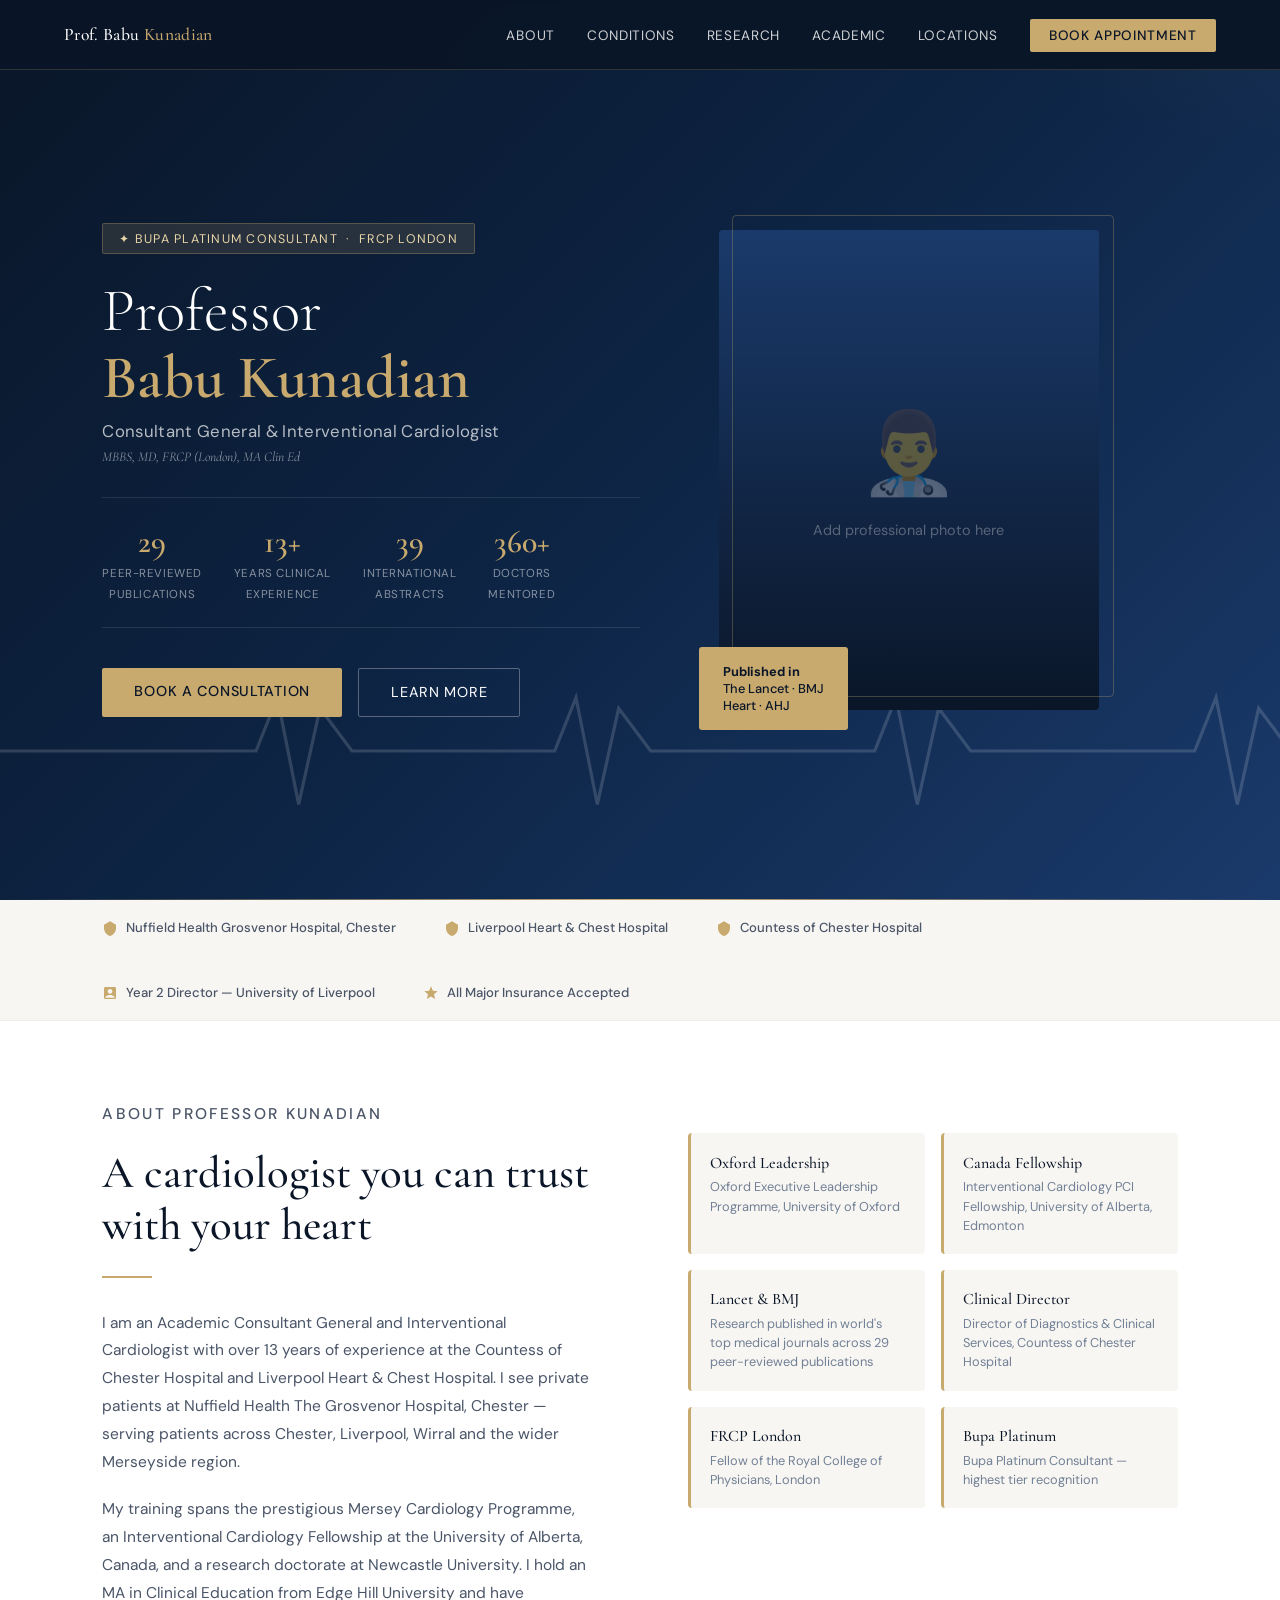
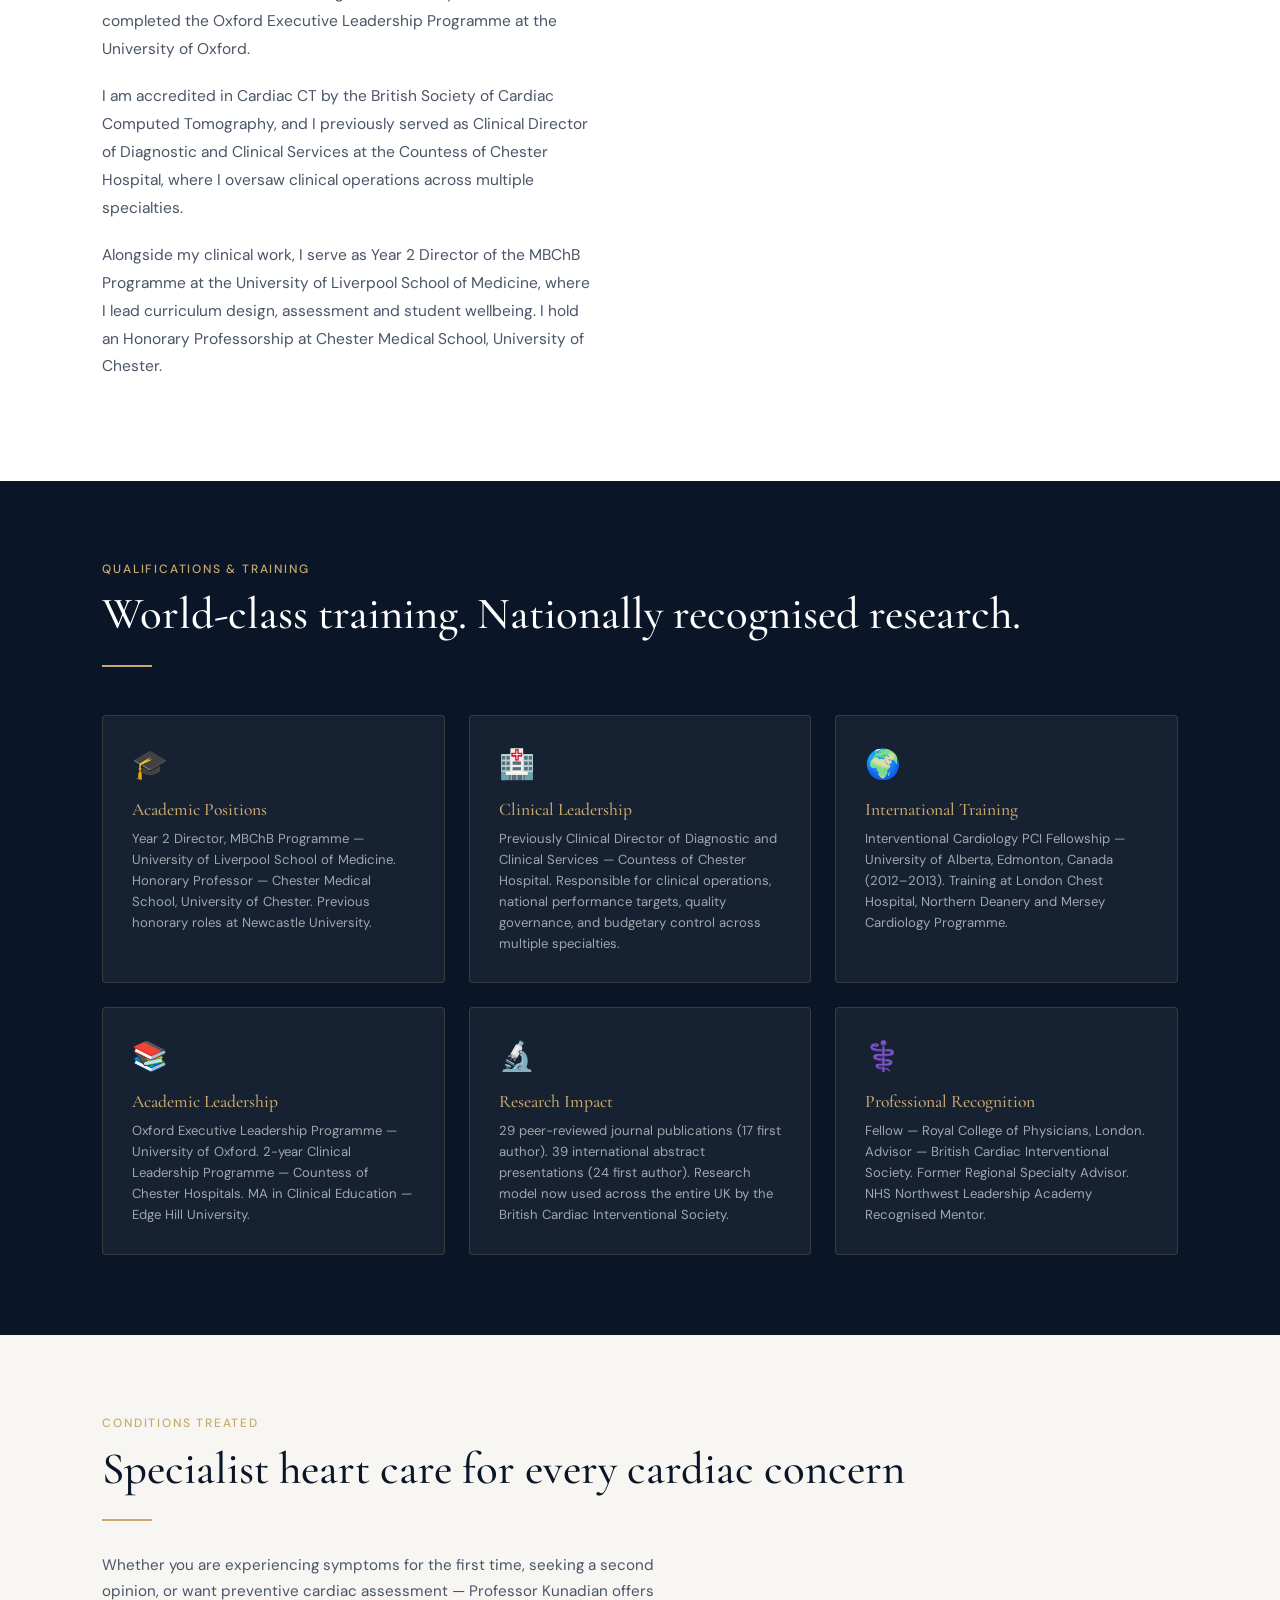
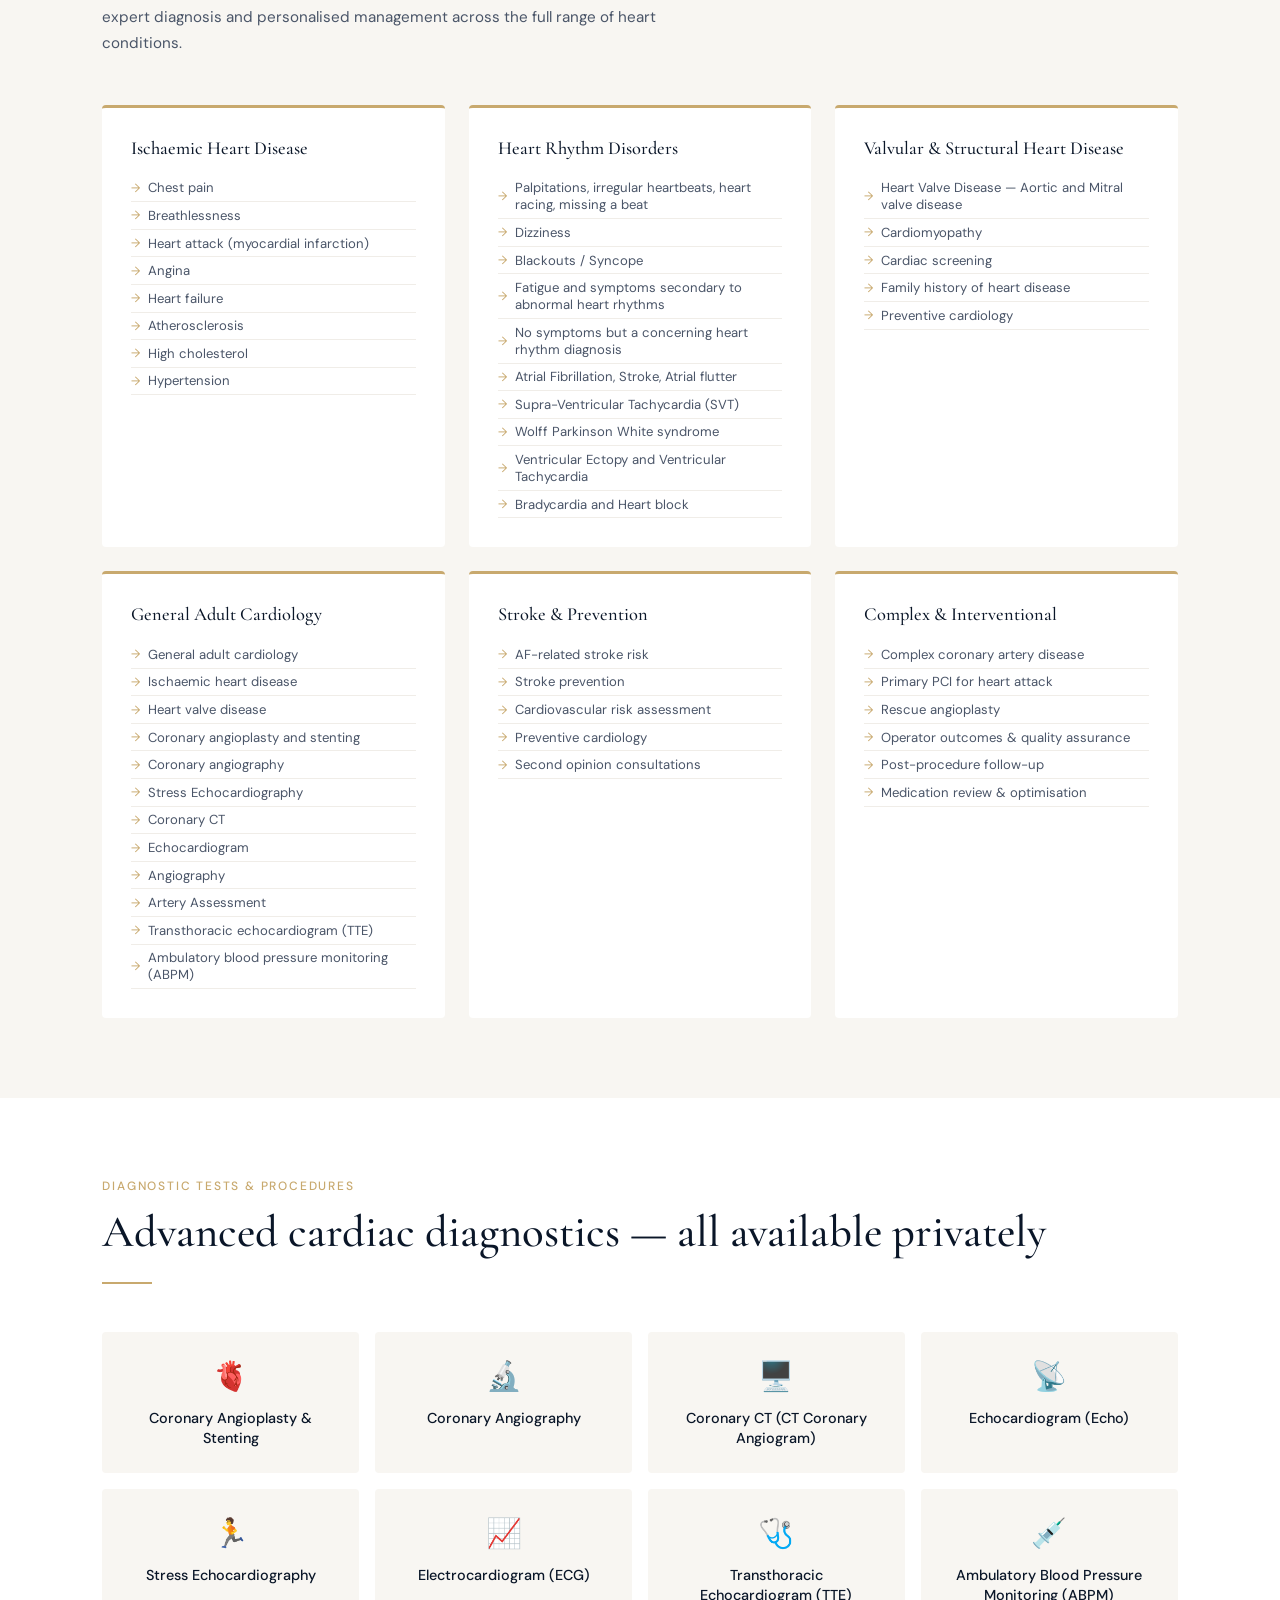
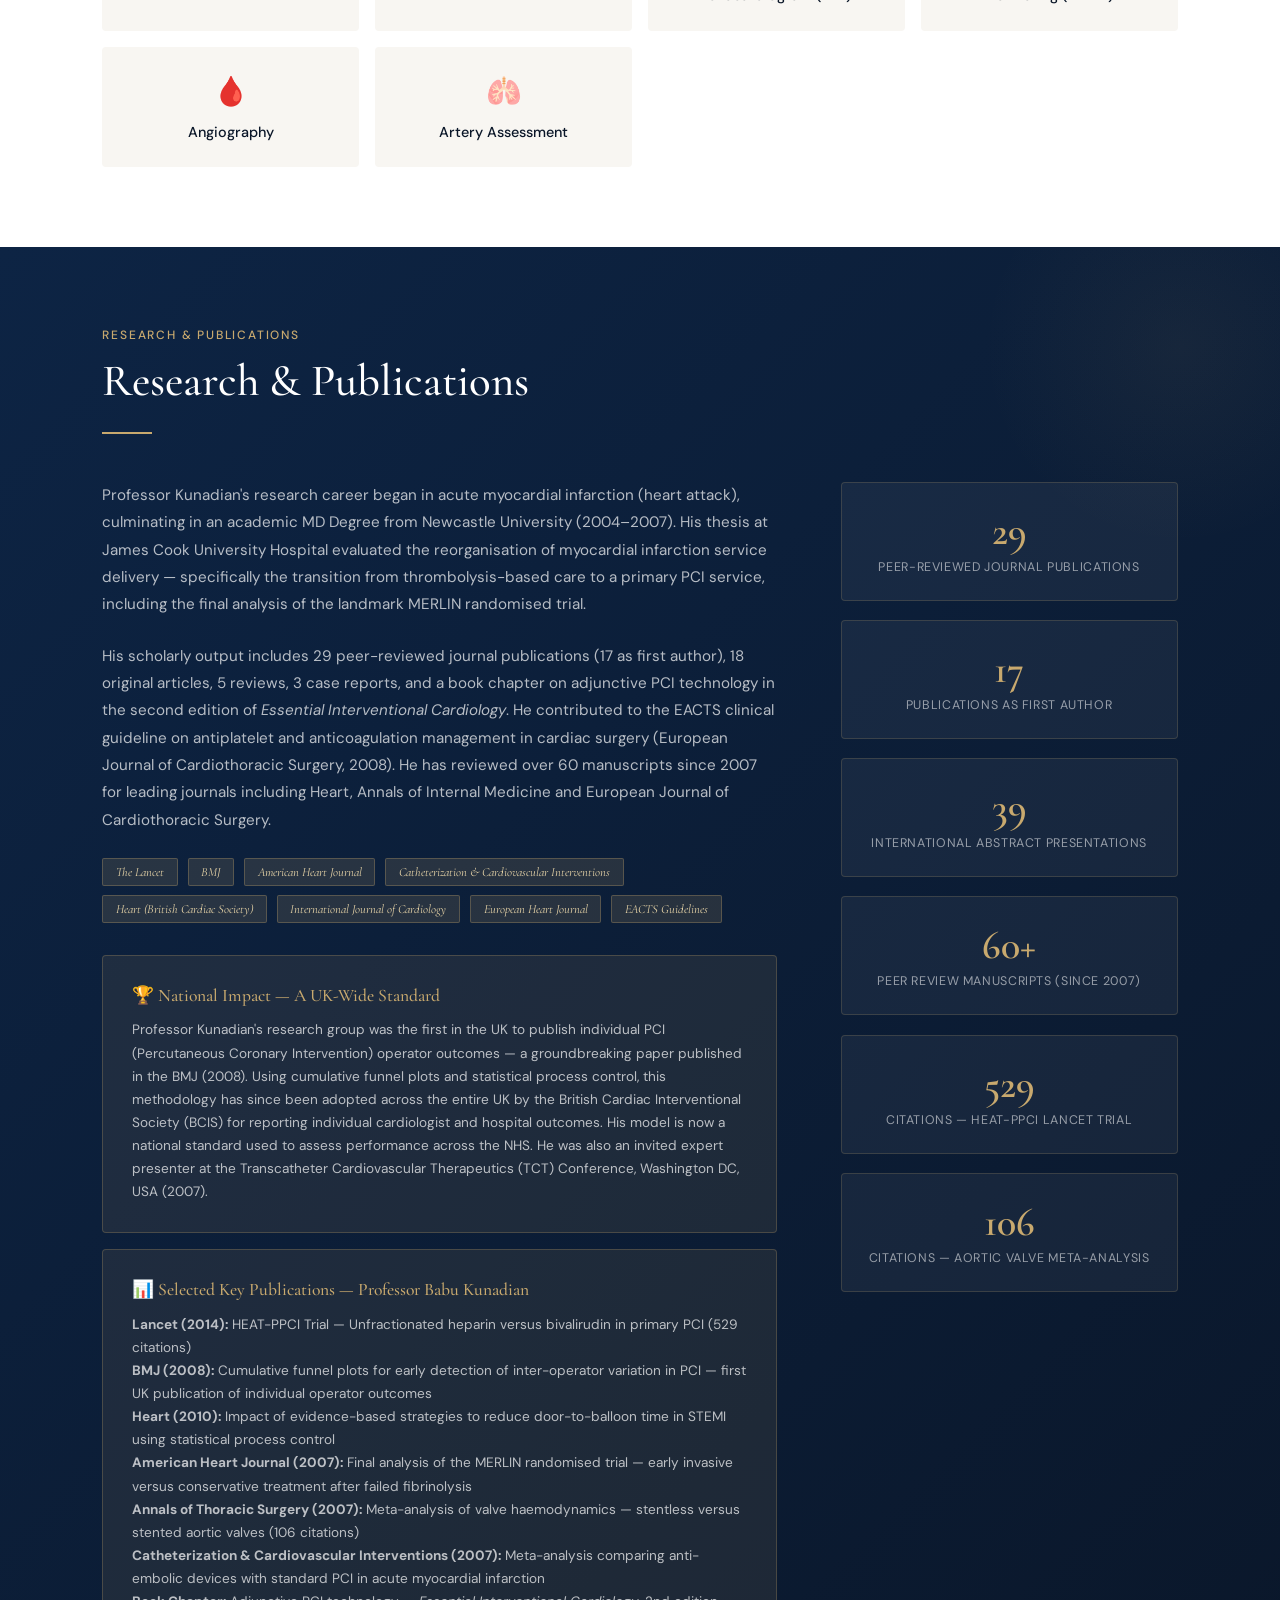
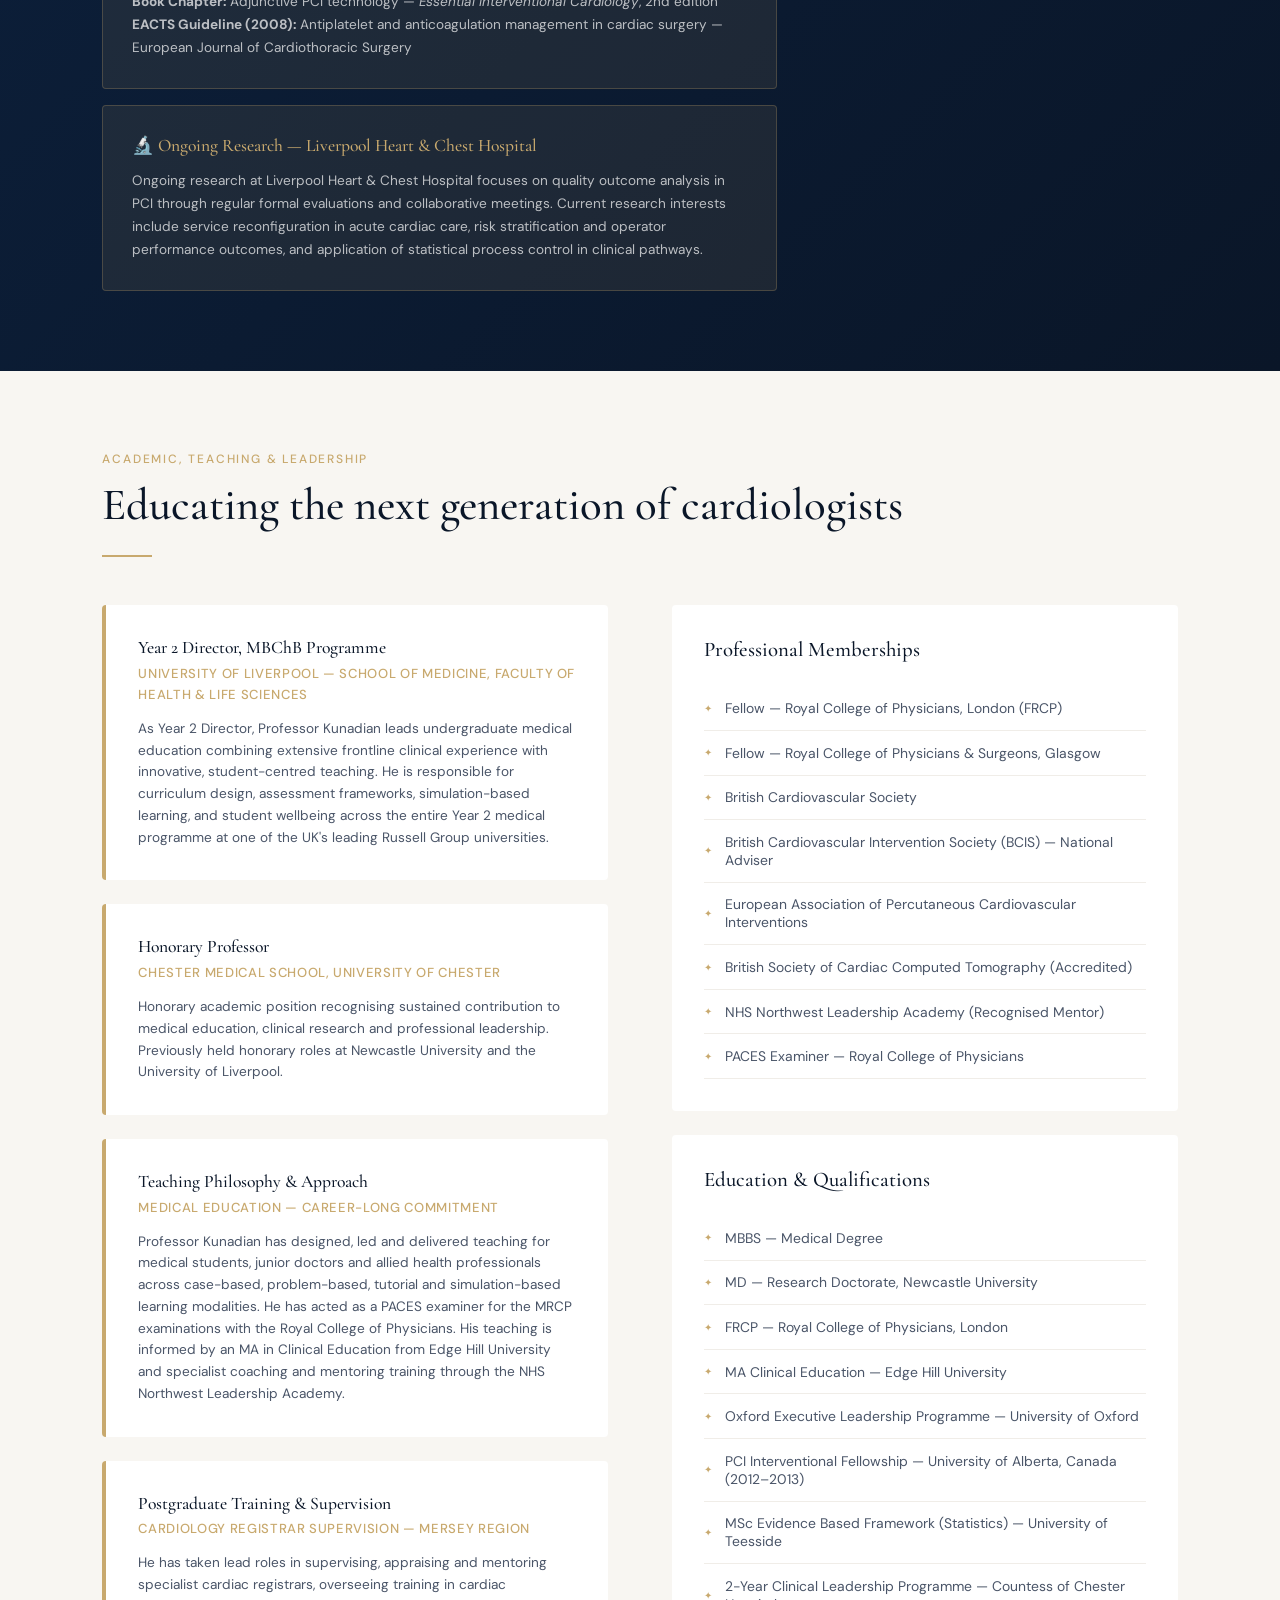
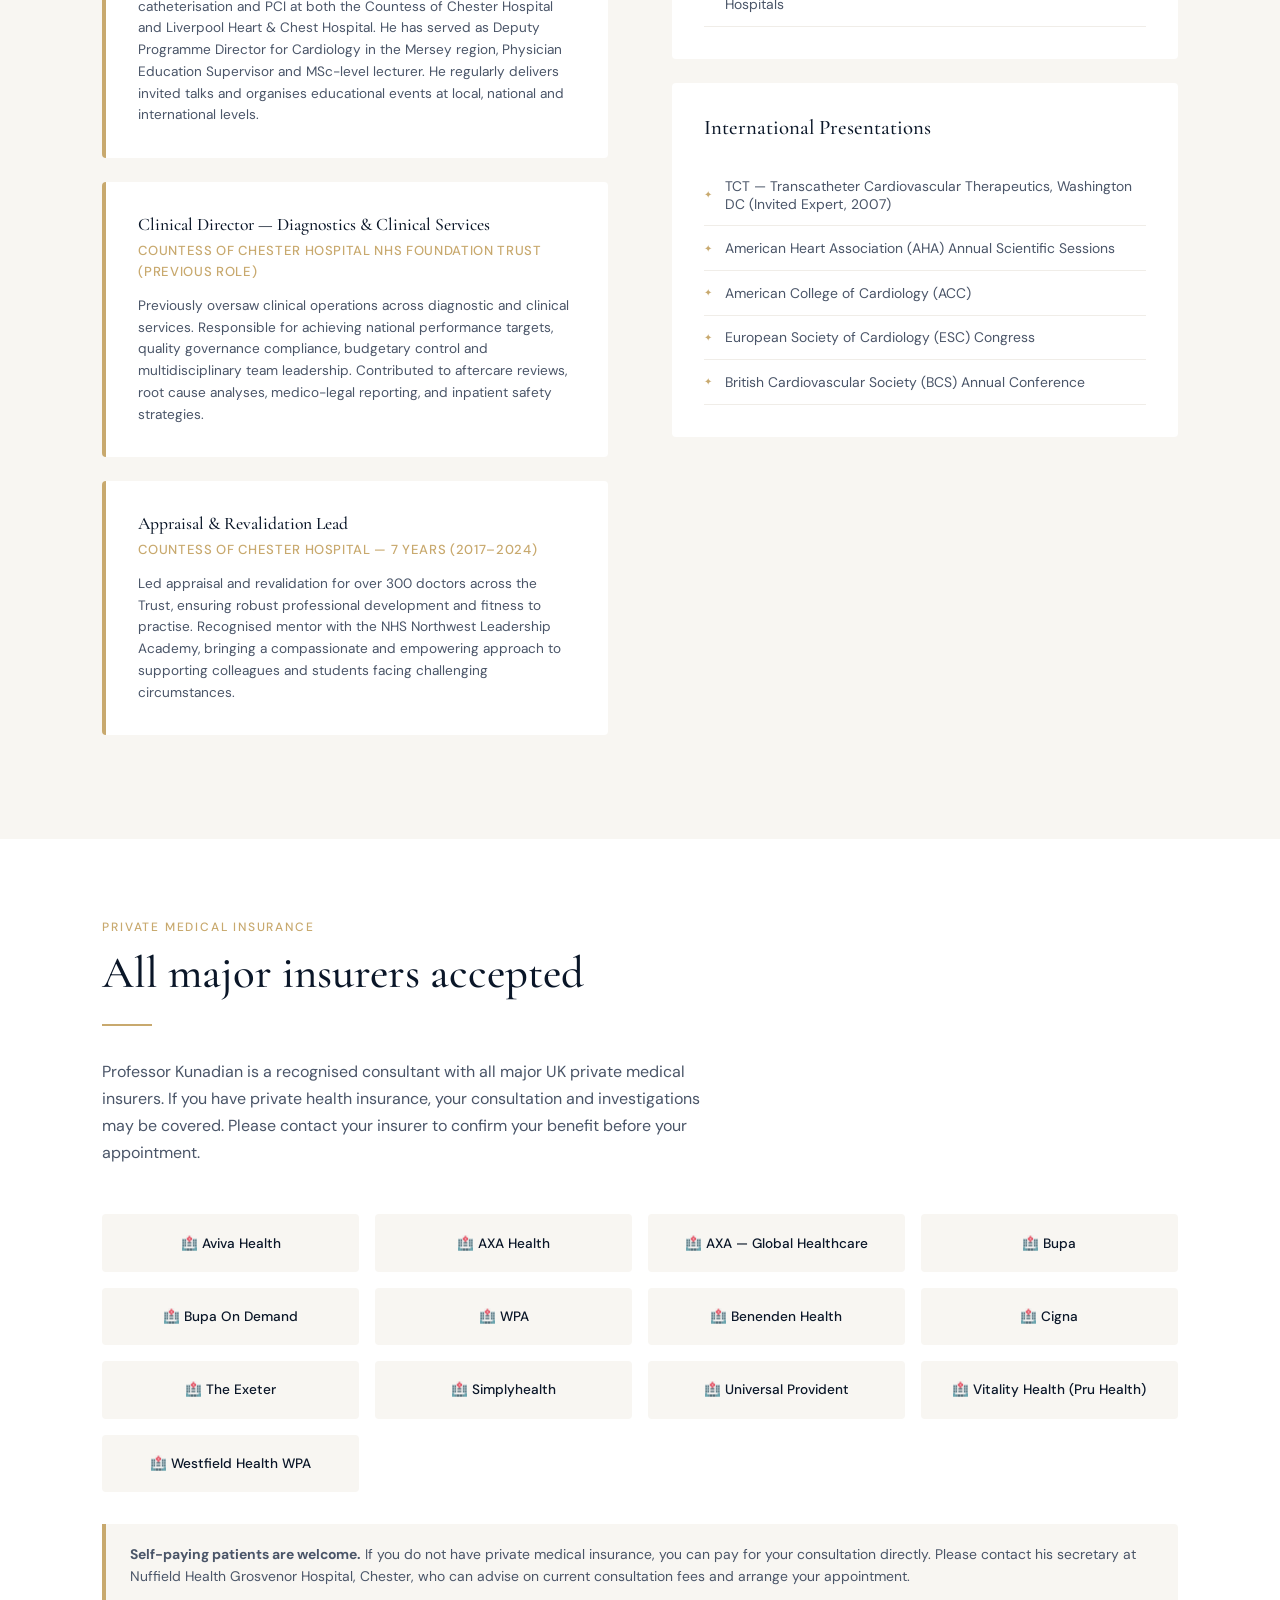
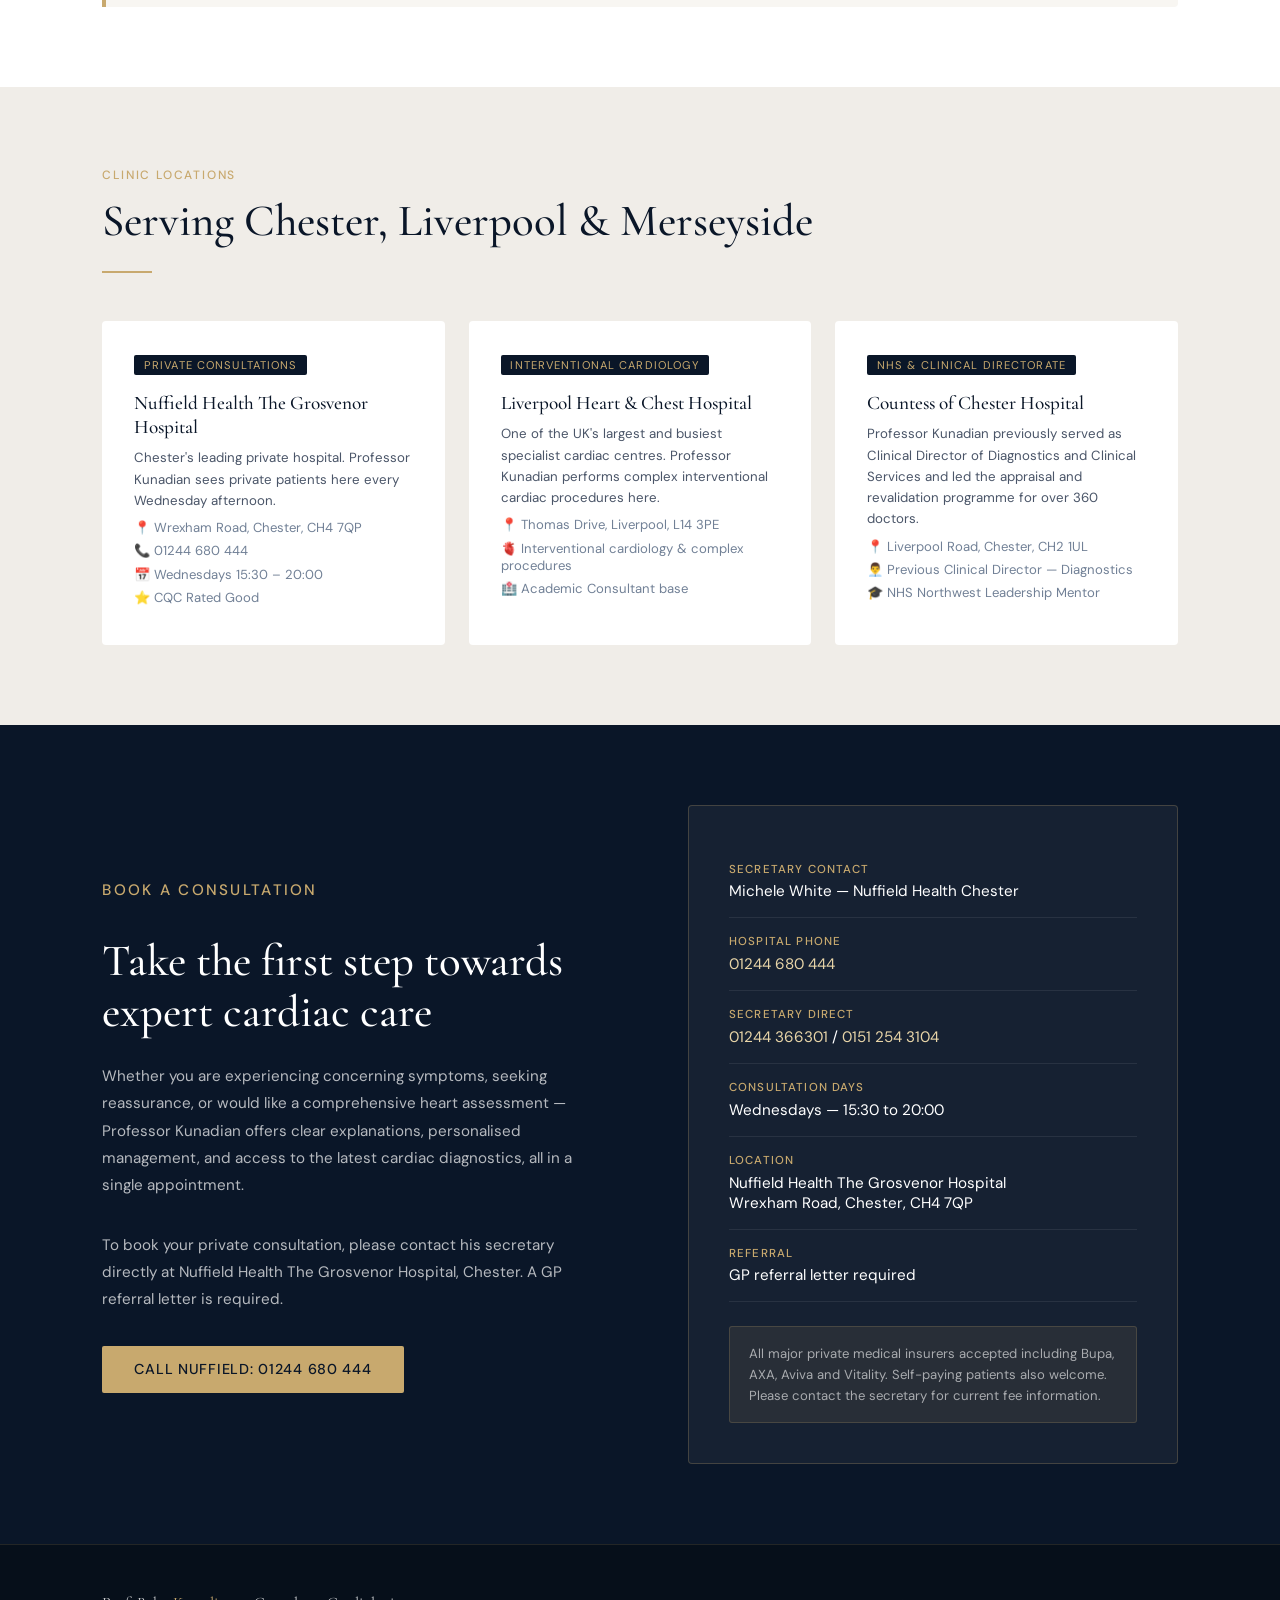
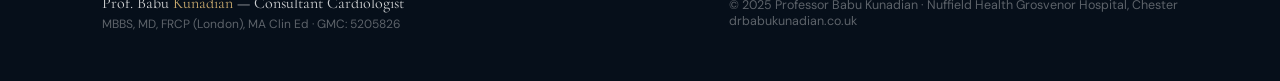
<file: index .html>
<!-- v2.0 updated -->
<!DOCTYPE html>
<html lang="en">
<head>
<meta charset="UTF-8">
<meta name="viewport" content="width=device-width, initial-scale=1.0">
<title>Professor Babu Kunadian | Consultant Cardiologist | Chester & Liverpool</title>
<meta name="description" content="Professor Babu Kunadian - Consultant General and Interventional Cardiologist serving Chester, Liverpool and Merseyside. Nuffield Health Grosvenor Hospital, Chester. Published in The Lancet and BMJ.">
<link rel="preconnect" href="https://fonts.googleapis.com">
<link href="https://fonts.googleapis.com/css2?family=Cormorant+Garamond:wght@300;400;500;600;700&family=DM+Sans:wght@300;400;500&display=swap" rel="stylesheet">
<style>
  :root {
    --navy: #0a1628;
    --deep-blue: #0d2444;
    --mid-blue: #1a3a6b;
    --accent: #c8a96e;
    --accent-light: #e8d5a8;
    --white: #ffffff;
    --off-white: #f8f6f2;
    --light-grey: #f0ede8;
    --text-dark: #1a1a2e;
    --text-mid: #4a5568;
    --text-light: #718096;
    --nhs-blue: #005eb8;
  }

  * { margin: 0; padding: 0; box-sizing: border-box; }

  html { scroll-behavior: smooth; }

  body {
    font-family: 'DM Sans', sans-serif;
    color: var(--text-dark);
    background: var(--white);
    overflow-x: hidden;
  }

  h1, h2, h3, h4 {
    font-family: 'Cormorant Garamond', serif;
    font-weight: 500;
  }

  /* NAV */
  nav {
    position: fixed;
    top: 0; left: 0; right: 0;
    z-index: 1000;
    background: rgba(10, 22, 40, 0.97);
    backdrop-filter: blur(10px);
    padding: 0 5%;
    display: flex;
    justify-content: space-between;
    align-items: center;
    height: 70px;
    border-bottom: 1px solid rgba(200, 169, 110, 0.2);
  }

  .nav-logo {
    font-family: 'Cormorant Garamond', serif;
    color: var(--white);
    font-size: 1.1rem;
    font-weight: 500;
    letter-spacing: 0.02em;
  }

  .nav-logo span { color: var(--accent); }

  .nav-links {
    display: flex;
    gap: 2rem;
    list-style: none;
  }

  .nav-links a {
    color: rgba(255,255,255,0.8);
    text-decoration: none;
    font-size: 0.85rem;
    letter-spacing: 0.05em;
    text-transform: uppercase;
    transition: color 0.3s;
  }

  .nav-links a:hover { color: var(--accent); }

  .nav-cta {
    background: var(--accent);
    color: var(--navy) !important;
    padding: 0.5rem 1.2rem;
    border-radius: 2px;
    font-weight: 500 !important;
  }

  /* HERO */
  .hero {
    min-height: 100vh;
    background: linear-gradient(135deg, var(--navy) 0%, var(--deep-blue) 50%, var(--mid-blue) 100%);
    display: grid;
    grid-template-columns: 1fr 1fr;
    align-items: center;
    padding: 100px 8% 60px;
    position: relative;
    overflow: hidden;
  }

  .hero::before {
    content: '';
    position: absolute;
    top: -50%;
    right: -20%;
    width: 600px;
    height: 600px;
    background: radial-gradient(circle, rgba(200,169,110,0.08) 0%, transparent 70%);
    border-radius: 50%;
  }

  .hero::after {
    content: '';
    position: absolute;
    bottom: 0;
    left: 0;
    right: 0;
    height: 1px;
    background: linear-gradient(90deg, transparent, var(--accent), transparent);
  }

  /* ECG line animation */
  .ecg-container {
    position: absolute;
    bottom: 80px;
    left: 0;
    right: 0;
    opacity: 0.15;
    overflow: hidden;
  }

  .ecg-line {
    width: 200%;
    animation: ecgScroll 8s linear infinite;
  }

  @keyframes ecgScroll {
    0% { transform: translateX(0); }
    100% { transform: translateX(-50%); }
  }

  .hero-content {
    position: relative;
    z-index: 2;
    animation: fadeInUp 1s ease forwards;
  }

  @keyframes fadeInUp {
    from { opacity: 0; transform: translateY(30px); }
    to { opacity: 1; transform: translateY(0); }
  }

  .hero-badge {
    display: inline-flex;
    align-items: center;
    gap: 0.5rem;
    background: rgba(200,169,110,0.15);
    border: 1px solid rgba(200,169,110,0.3);
    color: var(--accent-light);
    padding: 0.4rem 1rem;
    border-radius: 2px;
    font-size: 0.78rem;
    letter-spacing: 0.1em;
    text-transform: uppercase;
    margin-bottom: 1.5rem;
  }

  .hero h1 {
    font-size: 3.8rem;
    color: var(--white);
    line-height: 1.1;
    margin-bottom: 0.5rem;
    font-weight: 300;
  }

  .hero h1 strong {
    display: block;
    color: var(--accent);
    font-weight: 600;
  }

  .hero-title {
    color: rgba(255,255,255,0.7);
    font-size: 1.05rem;
    margin-bottom: 0.4rem;
    letter-spacing: 0.02em;
  }

  .hero-quals {
    color: rgba(255,255,255,0.5);
    font-size: 0.85rem;
    margin-bottom: 2rem;
    font-family: 'Cormorant Garamond', serif;
    font-style: italic;
  }

  .hero-stats {
    display: flex;
    gap: 2rem;
    margin-bottom: 2.5rem;
    padding: 1.5rem 0;
    border-top: 1px solid rgba(255,255,255,0.1);
    border-bottom: 1px solid rgba(255,255,255,0.1);
  }

  .stat {
    text-align: center;
  }

  .stat-number {
    font-family: 'Cormorant Garamond', serif;
    font-size: 2rem;
    color: var(--accent);
    font-weight: 600;
    display: block;
  }

  .stat-label {
    font-size: 0.72rem;
    color: rgba(255,255,255,0.5);
    text-transform: uppercase;
    letter-spacing: 0.05em;
  }

  .hero-btns {
    display: flex;
    gap: 1rem;
    flex-wrap: wrap;
  }

  .btn-primary {
    background: var(--accent);
    color: var(--navy);
    padding: 0.9rem 2rem;
    text-decoration: none;
    font-size: 0.9rem;
    font-weight: 500;
    letter-spacing: 0.05em;
    text-transform: uppercase;
    border-radius: 2px;
    transition: all 0.3s;
    display: inline-block;
  }

  .btn-primary:hover {
    background: var(--accent-light);
    transform: translateY(-2px);
  }

  .btn-outline {
    border: 1px solid rgba(255,255,255,0.3);
    color: var(--white);
    padding: 0.9rem 2rem;
    text-decoration: none;
    font-size: 0.9rem;
    letter-spacing: 0.05em;
    text-transform: uppercase;
    border-radius: 2px;
    transition: all 0.3s;
    display: inline-block;
  }

  .btn-outline:hover {
    border-color: var(--accent);
    color: var(--accent);
  }

  .hero-image {
    position: relative;
    z-index: 2;
    display: flex;
    justify-content: center;
    align-items: flex-end;
    animation: fadeInRight 1s ease 0.3s both;
  }

  @keyframes fadeInRight {
    from { opacity: 0; transform: translateX(30px); }
    to { opacity: 1; transform: translateX(0); }
  }

  .hero-photo-frame {
    position: relative;
    width: 380px;
    height: 480px;
  }

  .hero-photo-frame::before {
    content: '';
    position: absolute;
    top: -15px;
    right: -15px;
    width: 100%;
    height: 100%;
    border: 1px solid rgba(200,169,110,0.3);
    border-radius: 4px;
  }

  .hero-photo {
    width: 100%;
    height: 100%;
    object-fit: cover;
    border-radius: 4px;
    filter: brightness(0.95);
  }

  .hero-photo-placeholder {
    width: 100%;
    height: 100%;
    background: linear-gradient(180deg, var(--mid-blue) 0%, var(--navy) 100%);
    border-radius: 4px;
    display: flex;
    flex-direction: column;
    align-items: center;
    justify-content: center;
    color: rgba(255,255,255,0.3);
    font-size: 5rem;
  }

  .hero-credentials {
    position: absolute;
    bottom: -20px;
    left: -20px;
    background: var(--accent);
    color: var(--navy);
    padding: 1rem 1.5rem;
    border-radius: 3px;
    font-size: 0.8rem;
    font-weight: 500;
    max-width: 200px;
  }

  /* TRUST BAR */
  .trust-bar {
    background: var(--off-white);
    padding: 1.2rem 8%;
    display: flex;
    align-items: center;
    gap: 3rem;
    border-bottom: 1px solid var(--light-grey);
    flex-wrap: wrap;
  }

  .trust-item {
    display: flex;
    align-items: center;
    gap: 0.5rem;
    font-size: 0.82rem;
    color: var(--text-mid);
    font-weight: 500;
  }

  .trust-item svg {
    color: var(--accent);
    flex-shrink: 0;
  }

  /* SECTIONS */
  section { padding: 80px 8%; }

  .section-label {
    font-size: 0.75rem;
    letter-spacing: 0.15em;
    text-transform: uppercase;
    color: var(--accent);
    margin-bottom: 0.8rem;
    font-weight: 500;
  }

  .section-title {
    font-size: 2.8rem;
    color: var(--navy);
    line-height: 1.15;
    margin-bottom: 1.5rem;
  }

  .section-divider {
    width: 50px;
    height: 2px;
    background: var(--accent);
    margin-bottom: 2rem;
  }

  /* ABOUT */
  .about {
    background: var(--white);
    display: grid;
    grid-template-columns: 1fr 1fr;
    gap: 6rem;
    align-items: start;
  }

  .about-text p {
    color: var(--text-mid);
    line-height: 1.8;
    margin-bottom: 1.2rem;
    font-size: 0.97rem;
  }

  .about-highlights {
    display: grid;
    grid-template-columns: 1fr 1fr;
    gap: 1rem;
    margin-top: 2rem;
  }

  .highlight-card {
    background: var(--off-white);
    padding: 1.2rem;
    border-radius: 4px;
    border-left: 3px solid var(--accent);
  }

  .highlight-card h4 {
    font-family: 'Cormorant Garamond', serif;
    font-size: 1rem;
    color: var(--navy);
    margin-bottom: 0.3rem;
  }

  .highlight-card p {
    font-size: 0.8rem;
    color: var(--text-light);
    line-height: 1.5;
  }

  /* CREDENTIALS */
  .credentials-section {
    background: var(--navy);
    padding: 80px 8%;
  }

  .credentials-section .section-title { color: var(--white); }

  .credentials-grid {
    display: grid;
    grid-template-columns: repeat(3, 1fr);
    gap: 1.5rem;
    margin-top: 3rem;
  }

  .credential-card {
    background: rgba(255,255,255,0.05);
    border: 1px solid rgba(200,169,110,0.2);
    padding: 1.8rem;
    border-radius: 4px;
    transition: all 0.3s;
  }

  .credential-card:hover {
    background: rgba(200,169,110,0.08);
    border-color: rgba(200,169,110,0.4);
    transform: translateY(-3px);
  }

  .credential-icon {
    font-size: 1.8rem;
    margin-bottom: 1rem;
  }

  .credential-card h3 {
    font-size: 1.1rem;
    color: var(--accent);
    margin-bottom: 0.5rem;
    font-family: 'Cormorant Garamond', serif;
  }

  .credential-card p {
    font-size: 0.82rem;
    color: rgba(255,255,255,0.6);
    line-height: 1.6;
  }

  /* CONDITIONS */
  .conditions-section { background: var(--off-white); }

  .conditions-intro {
    max-width: 600px;
    margin-bottom: 3rem;
  }

  .conditions-intro p {
    color: var(--text-mid);
    line-height: 1.7;
    font-size: 0.95rem;
  }

  .conditions-grid {
    display: grid;
    grid-template-columns: repeat(3, 1fr);
    gap: 1.5rem;
  }

  .condition-card {
    background: var(--white);
    padding: 1.8rem;
    border-radius: 4px;
    border-top: 3px solid var(--accent);
    transition: all 0.3s;
  }

  .condition-card:hover {
    transform: translateY(-4px);
    box-shadow: 0 15px 40px rgba(0,0,0,0.08);
  }

  .condition-card h3 {
    font-size: 1.15rem;
    color: var(--navy);
    margin-bottom: 1rem;
    font-family: 'Cormorant Garamond', serif;
  }

  .condition-card ul {
    list-style: none;
    padding: 0;
  }

  .condition-card ul li {
    font-size: 0.82rem;
    color: var(--text-mid);
    padding: 0.3rem 0;
    border-bottom: 1px solid var(--light-grey);
    display: flex;
    align-items: center;
    gap: 0.5rem;
  }

  .condition-card ul li::before {
    content: '→';
    color: var(--accent);
    font-size: 0.75rem;
  }

  /* TREATMENTS */
  .treatments-section { background: var(--white); }

  .treatments-grid {
    display: grid;
    grid-template-columns: repeat(4, 1fr);
    gap: 1rem;
    margin-top: 3rem;
  }

  .treatment-item {
    background: var(--off-white);
    padding: 1.5rem;
    border-radius: 4px;
    text-align: center;
    transition: all 0.3s;
    border: 1px solid transparent;
  }

  .treatment-item:hover {
    border-color: var(--accent);
    background: white;
  }

  .treatment-icon { font-size: 1.8rem; margin-bottom: 0.8rem; }

  .treatment-item h4 {
    font-size: 0.9rem;
    color: var(--navy);
    font-family: 'DM Sans', sans-serif;
    font-weight: 500;
    line-height: 1.4;
  }

  /* RESEARCH */
  .research-section {
    background: linear-gradient(135deg, var(--deep-blue) 0%, var(--navy) 100%);
    padding: 80px 8%;
    position: relative;
    overflow: hidden;
  }

  .research-section::before {
    content: '';
    position: absolute;
    top: -100px;
    right: -100px;
    width: 400px;
    height: 400px;
    background: radial-gradient(circle, rgba(200,169,110,0.06) 0%, transparent 70%);
    border-radius: 50%;
  }

  .research-section .section-title { color: var(--white); }

  .research-grid {
    display: grid;
    grid-template-columns: 2fr 1fr;
    gap: 4rem;
    margin-top: 3rem;
    align-items: start;
  }

  .research-main p {
    color: rgba(255,255,255,0.7);
    line-height: 1.8;
    margin-bottom: 1.5rem;
    font-size: 0.95rem;
  }

  .research-impact {
    background: rgba(200,169,110,0.1);
    border: 1px solid rgba(200,169,110,0.25);
    padding: 1.8rem;
    border-radius: 4px;
    margin-top: 1.5rem;
  }

  .research-impact h4 {
    font-family: 'Cormorant Garamond', serif;
    color: var(--accent);
    font-size: 1.1rem;
    margin-bottom: 0.8rem;
  }

  .research-impact p {
    color: rgba(255,255,255,0.7);
    font-size: 0.85rem;
    line-height: 1.7;
    margin: 0;
  }

  .research-stats {
    display: flex;
    flex-direction: column;
    gap: 1.2rem;
  }

  .research-stat-card {
    background: rgba(255,255,255,0.05);
    border: 1px solid rgba(200,169,110,0.2);
    padding: 1.5rem;
    border-radius: 4px;
    text-align: center;
  }

  .research-stat-number {
    font-family: 'Cormorant Garamond', serif;
    font-size: 2.5rem;
    color: var(--accent);
    font-weight: 600;
    display: block;
  }

  .research-stat-label {
    font-size: 0.78rem;
    color: rgba(255,255,255,0.55);
    text-transform: uppercase;
    letter-spacing: 0.05em;
  }

  .publications-badge {
    display: flex;
    flex-wrap: wrap;
    gap: 0.6rem;
    margin-top: 1.5rem;
  }

  .pub-badge {
    background: rgba(200,169,110,0.15);
    border: 1px solid rgba(200,169,110,0.3);
    color: var(--accent-light);
    padding: 0.3rem 0.8rem;
    border-radius: 2px;
    font-size: 0.78rem;
    font-family: 'Cormorant Garamond', serif;
    font-style: italic;
  }

  /* ACADEMIC */
  .academic-section { background: var(--off-white); }

  .academic-grid {
    display: grid;
    grid-template-columns: 1fr 1fr;
    gap: 4rem;
    margin-top: 3rem;
  }

  .academic-role {
    background: var(--white);
    padding: 2rem;
    border-radius: 4px;
    border-left: 4px solid var(--accent);
    margin-bottom: 1.5rem;
  }

  .academic-role h4 {
    font-family: 'Cormorant Garamond', serif;
    font-size: 1.1rem;
    color: var(--navy);
    margin-bottom: 0.3rem;
  }

  .academic-role .org {
    font-size: 0.82rem;
    color: var(--accent);
    font-weight: 500;
    margin-bottom: 0.8rem;
    text-transform: uppercase;
    letter-spacing: 0.05em;
  }

  .academic-role p {
    font-size: 0.85rem;
    color: var(--text-mid);
    line-height: 1.6;
  }

  .memberships-list {
    background: var(--white);
    padding: 2rem;
    border-radius: 4px;
  }

  .memberships-list h3 {
    font-size: 1.3rem;
    color: var(--navy);
    margin-bottom: 1.5rem;
  }

  .membership-item {
    display: flex;
    align-items: center;
    gap: 0.8rem;
    padding: 0.8rem 0;
    border-bottom: 1px solid var(--light-grey);
    font-size: 0.87rem;
    color: var(--text-mid);
  }

  .membership-item::before {
    content: '✦';
    color: var(--accent);
    font-size: 0.6rem;
    flex-shrink: 0;
  }

  /* INSURANCE */
  .insurance-section { background: var(--white); }

  .insurance-intro {
    max-width: 600px;
    margin-bottom: 3rem;
  }

  .insurance-intro p {
    color: var(--text-mid);
    line-height: 1.7;
  }

  .insurance-grid {
    display: grid;
    grid-template-columns: repeat(4, 1fr);
    gap: 1rem;
    margin-bottom: 2rem;
  }

  .insurer-card {
    background: var(--off-white);
    padding: 1.2rem;
    border-radius: 4px;
    text-align: center;
    font-size: 0.85rem;
    color: var(--navy);
    font-weight: 500;
    border: 1px solid transparent;
    transition: all 0.3s;
  }

  .insurer-card:hover {
    border-color: var(--accent);
    background: var(--white);
  }

  .self-pay-note {
    background: var(--off-white);
    border-left: 4px solid var(--accent);
    padding: 1.2rem 1.5rem;
    border-radius: 0 4px 4px 0;
    font-size: 0.87rem;
    color: var(--text-mid);
    line-height: 1.6;
  }

  /* LOCATIONS */
  .locations-section { background: var(--light-grey); }

  .locations-grid {
    display: grid;
    grid-template-columns: repeat(3, 1fr);
    gap: 1.5rem;
    margin-top: 3rem;
  }

  .location-card {
    background: var(--white);
    padding: 2rem;
    border-radius: 4px;
    transition: all 0.3s;
  }

  .location-card:hover {
    transform: translateY(-4px);
    box-shadow: 0 15px 40px rgba(0,0,0,0.08);
  }

  .location-tag {
    display: inline-block;
    background: var(--navy);
    color: var(--accent);
    font-size: 0.7rem;
    padding: 0.2rem 0.6rem;
    border-radius: 2px;
    text-transform: uppercase;
    letter-spacing: 0.1em;
    margin-bottom: 1rem;
  }

  .location-card h3 {
    font-size: 1.2rem;
    color: var(--navy);
    margin-bottom: 0.5rem;
  }

  .location-card p {
    font-size: 0.83rem;
    color: var(--text-mid);
    line-height: 1.6;
    margin-bottom: 0.5rem;
  }

  .location-detail {
    display: flex;
    align-items: center;
    gap: 0.4rem;
    font-size: 0.82rem;
    color: var(--text-light);
    margin-bottom: 0.4rem;
  }

  /* BOOKING */
  .booking-section {
    background: var(--navy);
    padding: 80px 8%;
    display: grid;
    grid-template-columns: 1fr 1fr;
    gap: 6rem;
    align-items: center;
  }

  .booking-content .section-title { color: var(--white); }

  .booking-content p {
    color: rgba(255,255,255,0.7);
    line-height: 1.8;
    margin-bottom: 2rem;
    font-size: 0.95rem;
  }

  .booking-details {
    background: rgba(255,255,255,0.05);
    border: 1px solid rgba(200,169,110,0.25);
    padding: 2.5rem;
    border-radius: 4px;
  }

  .booking-detail-item {
    padding: 1rem 0;
    border-bottom: 1px solid rgba(255,255,255,0.08);
  }

  .booking-detail-item:last-child { border-bottom: none; }

  .booking-detail-label {
    font-size: 0.72rem;
    text-transform: uppercase;
    letter-spacing: 0.1em;
    color: var(--accent);
    margin-bottom: 0.3rem;
    font-weight: 500;
  }

  .booking-detail-value {
    font-size: 0.95rem;
    color: var(--white);
    font-weight: 400;
  }

  .booking-detail-value a {
    color: var(--accent-light);
    text-decoration: none;
  }

  .booking-note {
    background: rgba(200,169,110,0.1);
    border: 1px solid rgba(200,169,110,0.2);
    padding: 1rem 1.2rem;
    border-radius: 3px;
    font-size: 0.82rem;
    color: rgba(255,255,255,0.6);
    margin-top: 1.5rem;
    line-height: 1.6;
  }

  /* FOOTER */
  footer {
    background: #060f1a;
    padding: 3rem 8%;
    display: flex;
    justify-content: space-between;
    align-items: center;
    flex-wrap: wrap;
    gap: 1rem;
    border-top: 1px solid rgba(200,169,110,0.15);
  }

  .footer-left {
    font-family: 'Cormorant Garamond', serif;
    color: rgba(255,255,255,0.8);
    font-size: 1rem;
  }

  .footer-left span { color: var(--accent); }

  .footer-right {
    font-size: 0.78rem;
    color: rgba(255,255,255,0.35);
  }

  /* RESPONSIVE */
  @media (max-width: 900px) {
    .hero { grid-template-columns: 1fr; padding-top: 120px; }
    .hero-image { display: none; }
    .about { grid-template-columns: 1fr; gap: 2rem; }
    .conditions-grid { grid-template-columns: 1fr; }
    .treatments-grid { grid-template-columns: repeat(2, 1fr); }
    .credentials-grid { grid-template-columns: 1fr; }
    .research-grid { grid-template-columns: 1fr; }
    .academic-grid { grid-template-columns: 1fr; }
    .insurance-grid { grid-template-columns: repeat(2, 1fr); }
    .locations-grid { grid-template-columns: 1fr; }
    .booking-section { grid-template-columns: 1fr; gap: 2rem; }
    .nav-links { display: none; }
    .hero h1 { font-size: 2.5rem; }
    .hero-stats { gap: 1rem; }
    .section-title { font-size: 2rem; }
  }
</style>
</head>
<body>

<!-- NAV -->
<nav>
  <div class="nav-logo">Prof. Babu <span>Kunadian</span></div>
  <ul class="nav-links">
    <li><a href="#about">About</a></li>
    <li><a href="#conditions">Conditions</a></li>
    <li><a href="#research">Research</a></li>
    <li><a href="#academic">Academic</a></li>
    <li><a href="#locations">Locations</a></li>
    <li><a href="#book" class="nav-cta">Book Appointment</a></li>
  </ul>
</nav>

<!-- HERO -->
<section class="hero">
  <div class="hero-content">
    <div class="hero-badge">
      ✦ Bupa Platinum Consultant &nbsp;·&nbsp; FRCP London
    </div>
    <h1>Professor<strong>Babu Kunadian</strong></h1>
    <p class="hero-title">Consultant General & Interventional Cardiologist</p>
    <p class="hero-quals">MBBS, MD, FRCP (London), MA Clin Ed</p>

    <div class="hero-stats">
      <div class="stat">
        <span class="stat-number">29</span>
        <span class="stat-label">Peer-Reviewed<br>Publications</span>
      </div>
      <div class="stat">
        <span class="stat-number">13+</span>
        <span class="stat-label">Years Clinical<br>Experience</span>
      </div>
      <div class="stat">
        <span class="stat-number">39</span>
        <span class="stat-label">International<br>Abstracts</span>
      </div>
      <div class="stat">
        <span class="stat-number">360+</span>
        <span class="stat-label">Doctors<br>Mentored</span>
      </div>
    </div>

    <div class="hero-btns">
      <a href="#book" class="btn-primary">Book a Consultation</a>
      <a href="#about" class="btn-outline">Learn More</a>
    </div>
  </div>

  <div class="hero-image">
    <div class="hero-photo-frame">
      <div class="hero-photo-placeholder">
        👨‍⚕️
        <p style="font-size:0.9rem;margin-top:1rem;text-align:center;padding:0 1rem;">Add professional photo here</p>
      </div>
      <div class="hero-credentials">
        <strong>Published in</strong><br>
        The Lancet · BMJ<br>
        Heart · AHJ
      </div>
    </div>
  </div>

  <!-- ECG animation -->
  <div class="ecg-container">
    <svg class="ecg-line" viewBox="0 0 1200 60" fill="none" xmlns="http://www.w3.org/2000/svg">
      <polyline points="0,30 100,30 120,30 130,5 140,55 150,10 165,30 200,30 250,30 260,30 270,5 280,55 290,10 305,30 350,30 400,30 410,30 420,5 430,55 440,10 455,30 500,30 550,30 560,30 570,5 580,55 590,10 605,30 650,30 700,30 710,30 720,5 730,55 740,10 755,30 800,30 850,30 860,30 870,5 880,55 890,10 905,30 950,30 1000,30 1010,30 1020,5 1030,55 1040,10 1055,30 1100,30 1150,30 1160,30 1170,5 1180,55 1190,10 1200,30" stroke="white" stroke-width="1.5" fill="none"/>
    </svg>
  </div>
</section>

<!-- TRUST BAR -->
<div class="trust-bar">
  <div class="trust-item">
    <svg width="16" height="16" viewBox="0 0 24 24" fill="currentColor"><path d="M12 2L3 7v5c0 5.55 3.84 10.74 9 12 5.16-1.26 9-6.45 9-12V7l-9-5z"/></svg>
    Nuffield Health Grosvenor Hospital, Chester
  </div>
  <div class="trust-item">
    <svg width="16" height="16" viewBox="0 0 24 24" fill="currentColor"><path d="M12 2L3 7v5c0 5.55 3.84 10.74 9 12 5.16-1.26 9-6.45 9-12V7l-9-5z"/></svg>
    Liverpool Heart & Chest Hospital
  </div>
  <div class="trust-item">
    <svg width="16" height="16" viewBox="0 0 24 24" fill="currentColor"><path d="M12 2L3 7v5c0 5.55 3.84 10.74 9 12 5.16-1.26 9-6.45 9-12V7l-9-5z"/></svg>
    Countess of Chester Hospital
  </div>
  <div class="trust-item">
    <svg width="16" height="16" viewBox="0 0 24 24" fill="currentColor"><path d="M19 3H5c-1.1 0-2 .9-2 2v14c0 1.1.9 2 2 2h14c1.1 0 2-.9 2-2V5c0-1.1-.9-2-2-2zm-7 3c1.93 0 3.5 1.57 3.5 3.5S13.93 13 12 13s-3.5-1.57-3.5-3.5S10.07 6 12 6zm7 13H5v-.23c0-.62.28-1.2.76-1.58C7.47 15.82 9.64 15 12 15s4.53.82 6.24 2.19c.48.38.76.97.76 1.58V19z"/></svg>
    Year 2 Director — University of Liverpool
  </div>
  <div class="trust-item">
    <svg width="16" height="16" viewBox="0 0 24 24" fill="currentColor"><path d="M12 17.27L18.18 21l-1.64-7.03L22 9.24l-7.19-.61L12 2 9.19 8.63 2 9.24l5.46 4.73L5.82 21z"/></svg>
    All Major Insurance Accepted
  </div>
</div>

<!-- ABOUT -->
<section class="about" id="about">
  <div class="about-text">
    <p class="section-label">About Professor Kunadian</p>
    <h2 class="section-title">A cardiologist you can trust with your heart</h2>
    <div class="section-divider"></div>
    <p>I am an Academic Consultant General and Interventional Cardiologist with over 13 years of experience at the Countess of Chester Hospital and Liverpool Heart & Chest Hospital. I see private patients at Nuffield Health The Grosvenor Hospital, Chester — serving patients across Chester, Liverpool, Wirral and the wider Merseyside region.</p>
    <p>My training spans the prestigious Mersey Cardiology Programme, an Interventional Cardiology Fellowship at the University of Alberta, Canada, and a research doctorate at Newcastle University. I hold an MA in Clinical Education from Edge Hill University and have completed the Oxford Executive Leadership Programme at the University of Oxford.</p>
    <p>I am accredited in Cardiac CT by the British Society of Cardiac Computed Tomography, and I previously served as Clinical Director of Diagnostic and Clinical Services at the Countess of Chester Hospital, where I oversaw clinical operations across multiple specialties.</p>
    <p>Alongside my clinical work, I serve as Year 2 Director of the MBChB Programme at the University of Liverpool School of Medicine, where I lead curriculum design, assessment and student wellbeing. I hold an Honorary Professorship at Chester Medical School, University of Chester.</p>
  </div>

  <div>
    <div class="about-highlights">
      <div class="highlight-card">
        <h4>Oxford Leadership</h4>
        <p>Oxford Executive Leadership Programme, University of Oxford</p>
      </div>
      <div class="highlight-card">
        <h4>Canada Fellowship</h4>
        <p>Interventional Cardiology PCI Fellowship, University of Alberta, Edmonton</p>
      </div>
      <div class="highlight-card">
        <h4>Lancet & BMJ</h4>
        <p>Research published in world's top medical journals across 29 peer-reviewed publications</p>
      </div>
      <div class="highlight-card">
        <h4>Clinical Director</h4>
        <p>Director of Diagnostics & Clinical Services, Countess of Chester Hospital</p>
      </div>
      <div class="highlight-card">
        <h4>FRCP London</h4>
        <p>Fellow of the Royal College of Physicians, London</p>
      </div>
      <div class="highlight-card">
        <h4>Bupa Platinum</h4>
        <p>Bupa Platinum Consultant — highest tier recognition</p>
      </div>
    </div>
  </div>
</section>

<!-- CREDENTIALS -->
<section class="credentials-section" id="credentials">
  <p class="section-label" style="color:var(--accent)">Qualifications & Training</p>
  <h2 class="section-title">World-class training. Nationally recognised research.</h2>
  <div class="section-divider"></div>

  <div class="credentials-grid">
    <div class="credential-card">
      <div class="credential-icon">🎓</div>
      <h3>Academic Positions</h3>
      <p>Year 2 Director, MBChB Programme — University of Liverpool School of Medicine. Honorary Professor — Chester Medical School, University of Chester. Previous honorary roles at Newcastle University.</p>
    </div>
    <div class="credential-card">
      <div class="credential-icon">🏥</div>
      <h3>Clinical Leadership</h3>
      <p>Previously Clinical Director of Diagnostic and Clinical Services — Countess of Chester Hospital. Responsible for clinical operations, national performance targets, quality governance, and budgetary control across multiple specialties.</p>
    </div>
    <div class="credential-card">
      <div class="credential-icon">🌍</div>
      <h3>International Training</h3>
      <p>Interventional Cardiology PCI Fellowship — University of Alberta, Edmonton, Canada (2012–2013). Training at London Chest Hospital, Northern Deanery and Mersey Cardiology Programme.</p>
    </div>
    <div class="credential-card">
      <div class="credential-icon">📚</div>
      <h3>Academic Leadership</h3>
      <p>Oxford Executive Leadership Programme — University of Oxford. 2-year Clinical Leadership Programme — Countess of Chester Hospitals. MA in Clinical Education — Edge Hill University.</p>
    </div>
    <div class="credential-card">
      <div class="credential-icon">🔬</div>
      <h3>Research Impact</h3>
      <p>29 peer-reviewed journal publications (17 first author). 39 international abstract presentations (24 first author). Research model now used across the entire UK by the British Cardiac Interventional Society.</p>
    </div>
    <div class="credential-card">
      <div class="credential-icon">⚕️</div>
      <h3>Professional Recognition</h3>
      <p>Fellow — Royal College of Physicians, London. Advisor — British Cardiac Interventional Society. Former Regional Specialty Advisor. NHS Northwest Leadership Academy Recognised Mentor.</p>
    </div>
  </div>
</section>

<!-- CONDITIONS -->
<section class="conditions-section" id="conditions">
  <p class="section-label">Conditions Treated</p>
  <h2 class="section-title">Specialist heart care for every cardiac concern</h2>
  <div class="section-divider"></div>

  <div class="conditions-intro">
    <p>Whether you are experiencing symptoms for the first time, seeking a second opinion, or want preventive cardiac assessment — Professor Kunadian offers expert diagnosis and personalised management across the full range of heart conditions.</p>
  </div>

  <div class="conditions-grid">
    <div class="condition-card">
      <h3>Ischaemic Heart Disease</h3>
      <ul>
        <li>Chest pain</li>
        <li>Breathlessness</li>
        <li>Heart attack (myocardial infarction)</li>
        <li>Angina</li>
        <li>Heart failure</li>
        <li>Atherosclerosis</li>
        <li>High cholesterol</li>
        <li>Hypertension</li>
      </ul>
    </div>
    <div class="condition-card">
      <h3>Heart Rhythm Disorders</h3>
      <ul>
        <li>Palpitations, irregular heartbeats, heart racing, missing a beat</li>
        <li>Dizziness</li>
        <li>Blackouts / Syncope</li>
        <li>Fatigue and symptoms secondary to abnormal heart rhythms</li>
        <li>No symptoms but a concerning heart rhythm diagnosis</li>
        <li>Atrial Fibrillation, Stroke, Atrial flutter</li>
        <li>Supra-Ventricular Tachycardia (SVT)</li>
        <li>Wolff Parkinson White syndrome</li>
        <li>Ventricular Ectopy and Ventricular Tachycardia</li>
        <li>Bradycardia and Heart block</li>
      </ul>
    </div>
    <div class="condition-card">
      <h3>Valvular & Structural Heart Disease</h3>
      <ul>
        <li>Heart Valve Disease — Aortic and Mitral valve disease</li>
        <li>Cardiomyopathy</li>
        <li>Cardiac screening</li>
        <li>Family history of heart disease</li>
        <li>Preventive cardiology</li>
      </ul>
    </div>
    <div class="condition-card">
      <h3>General Adult Cardiology</h3>
      <ul>
        <li>General adult cardiology</li>
        <li>Ischaemic heart disease</li>
        <li>Heart valve disease</li>
        <li>Coronary angioplasty and stenting</li>
        <li>Coronary angiography</li>
        <li>Stress Echocardiography</li>
        <li>Coronary CT</li>
        <li>Echocardiogram</li>
        <li>Angiography</li>
        <li>Artery Assessment</li>
        <li>Transthoracic echocardiogram (TTE)</li>
        <li>Ambulatory blood pressure monitoring (ABPM)</li>
      </ul>
    </div>
    <div class="condition-card">
      <h3>Stroke & Prevention</h3>
      <ul>
        <li>AF-related stroke risk</li>
        <li>Stroke prevention</li>
        <li>Cardiovascular risk assessment</li>
        <li>Preventive cardiology</li>
        <li>Second opinion consultations</li>
      </ul>
    </div>
    <div class="condition-card">
      <h3>Complex & Interventional</h3>
      <ul>
        <li>Complex coronary artery disease</li>
        <li>Primary PCI for heart attack</li>
        <li>Rescue angioplasty</li>
        <li>Operator outcomes & quality assurance</li>
        <li>Post-procedure follow-up</li>
        <li>Medication review & optimisation</li>
      </ul>
    </div>
  </div>
</section>

<!-- TREATMENTS -->
<section class="treatments-section" id="treatments">
  <p class="section-label">Diagnostic Tests & Procedures</p>
  <h2 class="section-title">Advanced cardiac diagnostics — all available privately</h2>
  <div class="section-divider"></div>

  <div class="treatments-grid">
    <div class="treatment-item">
      <div class="treatment-icon">🫀</div>
      <h4>Coronary Angioplasty & Stenting</h4>
    </div>
    <div class="treatment-item">
      <div class="treatment-icon">🔬</div>
      <h4>Coronary Angiography</h4>
    </div>
    <div class="treatment-item">
      <div class="treatment-icon">🖥️</div>
      <h4>Coronary CT (CT Coronary Angiogram)</h4>
    </div>
    <div class="treatment-item">
      <div class="treatment-icon">📡</div>
      <h4>Echocardiogram (Echo)</h4>
    </div>
    <div class="treatment-item">
      <div class="treatment-icon">🏃</div>
      <h4>Stress Echocardiography</h4>
    </div>
    <div class="treatment-item">
      <div class="treatment-icon">📈</div>
      <h4>Electrocardiogram (ECG)</h4>
    </div>
    <div class="treatment-item">
      <div class="treatment-icon">🩺</div>
      <h4>Transthoracic Echocardiogram (TTE)</h4>
    </div>
    <div class="treatment-item">
      <div class="treatment-icon">💉</div>
      <h4>Ambulatory Blood Pressure Monitoring (ABPM)</h4>
    </div>
    <div class="treatment-item">
      <div class="treatment-icon">🩸</div>
      <h4>Angiography</h4>
    </div>
    <div class="treatment-item">
      <div class="treatment-icon">🫁</div>
      <h4>Artery Assessment</h4>
    </div>
  </div>
</section>

<!-- RESEARCH -->
<section class="research-section" id="research">
  <p class="section-label" style="color:var(--accent)">Research & Publications</p>
  <h2 class="section-title">Research & Publications</h2>
  <div class="section-divider"></div>

  <div class="research-grid">
    <div class="research-main">
      <p>Professor Kunadian's research career began in acute myocardial infarction (heart attack), culminating in an academic MD Degree from Newcastle University (2004–2007). His thesis at James Cook University Hospital evaluated the reorganisation of myocardial infarction service delivery — specifically the transition from thrombolysis-based care to a primary PCI service, including the final analysis of the landmark MERLIN randomised trial.</p>

      <p>His scholarly output includes 29 peer-reviewed journal publications (17 as first author), 18 original articles, 5 reviews, 3 case reports, and a book chapter on adjunctive PCI technology in the second edition of <em>Essential Interventional Cardiology</em>. He contributed to the EACTS clinical guideline on antiplatelet and anticoagulation management in cardiac surgery (European Journal of Cardiothoracic Surgery, 2008). He has reviewed over 60 manuscripts since 2007 for leading journals including Heart, Annals of Internal Medicine and European Journal of Cardiothoracic Surgery.</p>

      <div class="publications-badge">
        <span class="pub-badge">The Lancet</span>
        <span class="pub-badge">BMJ</span>
        <span class="pub-badge">American Heart Journal</span>
        <span class="pub-badge">Catheterization & Cardiovascular Interventions</span>
        <span class="pub-badge">Heart (British Cardiac Society)</span>
        <span class="pub-badge">International Journal of Cardiology</span>
        <span class="pub-badge">European Heart Journal</span>
        <span class="pub-badge">EACTS Guidelines</span>
      </div>

      <div class="research-impact" style="margin-top:2rem">
        <h4>🏆 National Impact — A UK-Wide Standard</h4>
        <p>Professor Kunadian's research group was the first in the UK to publish individual PCI (Percutaneous Coronary Intervention) operator outcomes — a groundbreaking paper published in the BMJ (2008). Using cumulative funnel plots and statistical process control, this methodology has since been adopted across the entire UK by the British Cardiac Interventional Society (BCIS) for reporting individual cardiologist and hospital outcomes. His model is now a national standard used to assess performance across the NHS. He was also an invited expert presenter at the Transcatheter Cardiovascular Therapeutics (TCT) Conference, Washington DC, USA (2007).</p>
      </div>

      <div class="research-impact" style="margin-top:1rem">
        <h4>📊 Selected Key Publications — Professor Babu Kunadian</h4>
        <p><strong>Lancet (2014):</strong> HEAT-PPCI Trial — Unfractionated heparin versus bivalirudin in primary PCI (529 citations)<br>
        <strong>BMJ (2008):</strong> Cumulative funnel plots for early detection of inter-operator variation in PCI — first UK publication of individual operator outcomes<br>
        <strong>Heart (2010):</strong> Impact of evidence-based strategies to reduce door-to-balloon time in STEMI using statistical process control<br>
        <strong>American Heart Journal (2007):</strong> Final analysis of the MERLIN randomised trial — early invasive versus conservative treatment after failed fibrinolysis<br>
        <strong>Annals of Thoracic Surgery (2007):</strong> Meta-analysis of valve haemodynamics — stentless versus stented aortic valves (106 citations)<br>
        <strong>Catheterization & Cardiovascular Interventions (2007):</strong> Meta-analysis comparing anti-embolic devices with standard PCI in acute myocardial infarction<br>
        <strong>Book Chapter:</strong> Adjunctive PCI technology — <em>Essential Interventional Cardiology</em>, 2nd edition<br>
        <strong>EACTS Guideline (2008):</strong> Antiplatelet and anticoagulation management in cardiac surgery — European Journal of Cardiothoracic Surgery</p>
      </div>

      <div class="research-impact" style="margin-top:1rem">
        <h4>🔬 Ongoing Research — Liverpool Heart & Chest Hospital</h4>
        <p>Ongoing research at Liverpool Heart & Chest Hospital focuses on quality outcome analysis in PCI through regular formal evaluations and collaborative meetings. Current research interests include service reconfiguration in acute cardiac care, risk stratification and operator performance outcomes, and application of statistical process control in clinical pathways.</p>
      </div>
    </div>

    <div class="research-stats">
      <div class="research-stat-card">
        <span class="research-stat-number">29</span>
        <span class="research-stat-label">Peer-Reviewed Journal Publications</span>
      </div>
      <div class="research-stat-card">
        <span class="research-stat-number">17</span>
        <span class="research-stat-label">Publications as First Author</span>
      </div>
      <div class="research-stat-card">
        <span class="research-stat-number">39</span>
        <span class="research-stat-label">International Abstract Presentations</span>
      </div>
      <div class="research-stat-card">
        <span class="research-stat-number">60+</span>
        <span class="research-stat-label">Peer Review Manuscripts (since 2007)</span>
      </div>
      <div class="research-stat-card">
        <span class="research-stat-number">529</span>
        <span class="research-stat-label">Citations — HEAT-PPCI Lancet Trial</span>
      </div>
      <div class="research-stat-card">
        <span class="research-stat-number">106</span>
        <span class="research-stat-label">Citations — Aortic Valve Meta-Analysis</span>
      </div>
    </div>
  </div>
</section>

<!-- ACADEMIC & TEACHING -->
<section class="academic-section" id="academic">
  <p class="section-label">Academic, Teaching & Leadership</p>
  <h2 class="section-title">Educating the next generation of cardiologists</h2>
  <div class="section-divider"></div>

  <div class="academic-grid">
    <div>
      <div class="academic-role">
        <h4>Year 2 Director, MBChB Programme</h4>
        <p class="org">University of Liverpool — School of Medicine, Faculty of Health & Life Sciences</p>
        <p>As Year 2 Director, Professor Kunadian leads undergraduate medical education combining extensive frontline clinical experience with innovative, student-centred teaching. He is responsible for curriculum design, assessment frameworks, simulation-based learning, and student wellbeing across the entire Year 2 medical programme at one of the UK's leading Russell Group universities.</p>
      </div>
      <div class="academic-role">
        <h4>Honorary Professor</h4>
        <p class="org">Chester Medical School, University of Chester</p>
        <p>Honorary academic position recognising sustained contribution to medical education, clinical research and professional leadership. Previously held honorary roles at Newcastle University and the University of Liverpool.</p>
      </div>
      <div class="academic-role">
        <h4>Teaching Philosophy & Approach</h4>
        <p class="org">Medical Education — Career-Long Commitment</p>
        <p>Professor Kunadian has designed, led and delivered teaching for medical students, junior doctors and allied health professionals across case-based, problem-based, tutorial and simulation-based learning modalities. He has acted as a PACES examiner for the MRCP examinations with the Royal College of Physicians. His teaching is informed by an MA in Clinical Education from Edge Hill University and specialist coaching and mentoring training through the NHS Northwest Leadership Academy.</p>
      </div>
      <div class="academic-role">
        <h4>Postgraduate Training & Supervision</h4>
        <p class="org">Cardiology Registrar Supervision — Mersey Region</p>
        <p>He has taken lead roles in supervising, appraising and mentoring specialist cardiac registrars, overseeing training in cardiac catheterisation and PCI at both the Countess of Chester Hospital and Liverpool Heart & Chest Hospital. He has served as Deputy Programme Director for Cardiology in the Mersey region, Physician Education Supervisor and MSc-level lecturer. He regularly delivers invited talks and organises educational events at local, national and international levels.</p>
      </div>
      <div class="academic-role">
        <h4>Clinical Director — Diagnostics & Clinical Services</h4>
        <p class="org">Countess of Chester Hospital NHS Foundation Trust (Previous Role)</p>
        <p>Previously oversaw clinical operations across diagnostic and clinical services. Responsible for achieving national performance targets, quality governance compliance, budgetary control and multidisciplinary team leadership. Contributed to aftercare reviews, root cause analyses, medico-legal reporting, and inpatient safety strategies.</p>
      </div>
      <div class="academic-role">
        <h4>Appraisal & Revalidation Lead</h4>
        <p class="org">Countess of Chester Hospital — 7 Years (2017–2024)</p>
        <p>Led appraisal and revalidation for over 300 doctors across the Trust, ensuring robust professional development and fitness to practise. Recognised mentor with the NHS Northwest Leadership Academy, bringing a compassionate and empowering approach to supporting colleagues and students facing challenging circumstances.</p>
      </div>
    </div>

    <div>
      <div class="memberships-list">
        <h3>Professional Memberships</h3>
        <div class="membership-item">Fellow — Royal College of Physicians, London (FRCP)</div>
        <div class="membership-item">Fellow — Royal College of Physicians & Surgeons, Glasgow</div>
        <div class="membership-item">British Cardiovascular Society</div>
        <div class="membership-item">British Cardiovascular Intervention Society (BCIS) — National Adviser</div>
        <div class="membership-item">European Association of Percutaneous Cardiovascular Interventions</div>
        <div class="membership-item">British Society of Cardiac Computed Tomography (Accredited)</div>
        <div class="membership-item">NHS Northwest Leadership Academy (Recognised Mentor)</div>
        <div class="membership-item">PACES Examiner — Royal College of Physicians</div>
      </div>

      <div class="memberships-list" style="margin-top:1.5rem">
        <h3>Education & Qualifications</h3>
        <div class="membership-item">MBBS — Medical Degree</div>
        <div class="membership-item">MD — Research Doctorate, Newcastle University</div>
        <div class="membership-item">FRCP — Royal College of Physicians, London</div>
        <div class="membership-item">MA Clinical Education — Edge Hill University</div>
        <div class="membership-item">Oxford Executive Leadership Programme — University of Oxford</div>
        <div class="membership-item">PCI Interventional Fellowship — University of Alberta, Canada (2012–2013)</div>
        <div class="membership-item">MSc Evidence Based Framework (Statistics) — University of Teesside</div>
        <div class="membership-item">2-Year Clinical Leadership Programme — Countess of Chester Hospitals</div>
      </div>

      <div class="memberships-list" style="margin-top:1.5rem">
        <h3>International Presentations</h3>
        <div class="membership-item">TCT — Transcatheter Cardiovascular Therapeutics, Washington DC (Invited Expert, 2007)</div>
        <div class="membership-item">American Heart Association (AHA) Annual Scientific Sessions</div>
        <div class="membership-item">American College of Cardiology (ACC)</div>
        <div class="membership-item">European Society of Cardiology (ESC) Congress</div>
        <div class="membership-item">British Cardiovascular Society (BCS) Annual Conference</div>
      </div>
    </div>
  </div>
</section>

<!-- INSURANCE -->
<section class="insurance-section" id="insurance">
  <p class="section-label">Private Medical Insurance</p>
  <h2 class="section-title">All major insurers accepted</h2>
  <div class="section-divider"></div>

  <div class="insurance-intro">
    <p>Professor Kunadian is a recognised consultant with all major UK private medical insurers. If you have private health insurance, your consultation and investigations may be covered. Please contact your insurer to confirm your benefit before your appointment.</p>
  </div>

  <div class="insurance-grid">
    <div class="insurer-card">🏥 Aviva Health</div>
    <div class="insurer-card">🏥 AXA Health</div>
    <div class="insurer-card">🏥 AXA — Global Healthcare</div>
    <div class="insurer-card">🏥 Bupa</div>
    <div class="insurer-card">🏥 Bupa On Demand</div>
    <div class="insurer-card">🏥 WPA</div>
    <div class="insurer-card">🏥 Benenden Health</div>
    <div class="insurer-card">🏥 Cigna</div>
    <div class="insurer-card">🏥 The Exeter</div>
    <div class="insurer-card">🏥 Simplyhealth</div>
    <div class="insurer-card">🏥 Universal Provident</div>
    <div class="insurer-card">🏥 Vitality Health (Pru Health)</div>
    <div class="insurer-card">🏥 Westfield Health WPA</div>
  </div>

  <div class="self-pay-note">
    <strong>Self-paying patients are welcome.</strong> If you do not have private medical insurance, you can pay for your consultation directly. Please contact his secretary at Nuffield Health Grosvenor Hospital, Chester, who can advise on current consultation fees and arrange your appointment.
  </div>
</section>

<!-- LOCATIONS -->
<section class="locations-section" id="locations">
  <p class="section-label">Clinic Locations</p>
  <h2 class="section-title">Serving Chester, Liverpool & Merseyside</h2>
  <div class="section-divider"></div>

  <div class="locations-grid">
    <div class="location-card">
      <span class="location-tag">Private Consultations</span>
      <h3>Nuffield Health The Grosvenor Hospital</h3>
      <p>Chester's leading private hospital. Professor Kunadian sees private patients here every Wednesday afternoon.</p>
      <div class="location-detail">📍 Wrexham Road, Chester, CH4 7QP</div>
      <div class="location-detail">📞 01244 680 444</div>
      <div class="location-detail">📅 Wednesdays 15:30 – 20:00</div>
      <div class="location-detail">⭐ CQC Rated Good</div>
    </div>
    <div class="location-card">
      <span class="location-tag">Interventional Cardiology</span>
      <h3>Liverpool Heart & Chest Hospital</h3>
      <p>One of the UK's largest and busiest specialist cardiac centres. Professor Kunadian performs complex interventional cardiac procedures here.</p>
      <div class="location-detail">📍 Thomas Drive, Liverpool, L14 3PE</div>
      <div class="location-detail">🫀 Interventional cardiology & complex procedures</div>
      <div class="location-detail">🏥 Academic Consultant base</div>
    </div>
    <div class="location-card">
      <span class="location-tag">NHS & Clinical Directorate</span>
      <h3>Countess of Chester Hospital</h3>
      <p>Professor Kunadian previously served as Clinical Director of Diagnostics and Clinical Services and led the appraisal and revalidation programme for over 360 doctors.</p>
      <div class="location-detail">📍 Liverpool Road, Chester, CH2 1UL</div>
      <div class="location-detail">👨‍💼 Previous Clinical Director — Diagnostics</div>
      <div class="location-detail">🎓 NHS Northwest Leadership Mentor</div>
    </div>
  </div>
</section>

<!-- BOOKING -->
<section class="booking-section" id="book">
  <div class="booking-content">
    <p class="section-label" style="color:var(--accent)">Book a Consultation</p>
    <h2 class="section-title">Take the first step towards expert cardiac care</h2>
    <p>Whether you are experiencing concerning symptoms, seeking reassurance, or would like a comprehensive heart assessment — Professor Kunadian offers clear explanations, personalised management, and access to the latest cardiac diagnostics, all in a single appointment.</p>
    <p>To book your private consultation, please contact his secretary directly at Nuffield Health The Grosvenor Hospital, Chester. A GP referral letter is required.</p>
    <a href="tel:01244680444" class="btn-primary">Call Nuffield: 01244 680 444</a>
  </div>

  <div class="booking-details">
    <div class="booking-detail-item">
      <p class="booking-detail-label">Secretary Contact</p>
      <p class="booking-detail-value">Michele White — Nuffield Health Chester</p>
    </div>
    <div class="booking-detail-item">
      <p class="booking-detail-label">Hospital Phone</p>
      <p class="booking-detail-value"><a href="tel:01244680444">01244 680 444</a></p>
    </div>
    <div class="booking-detail-item">
      <p class="booking-detail-label">Secretary Direct</p>
      <p class="booking-detail-value"><a href="tel:01244366301">01244 366301</a> / <a href="tel:01512543104">0151 254 3104</a></p>
    </div>
    <div class="booking-detail-item">
      <p class="booking-detail-label">Consultation Days</p>
      <p class="booking-detail-value">Wednesdays — 15:30 to 20:00</p>
    </div>
    <div class="booking-detail-item">
      <p class="booking-detail-label">Location</p>
      <p class="booking-detail-value">Nuffield Health The Grosvenor Hospital<br>Wrexham Road, Chester, CH4 7QP</p>
    </div>
    <div class="booking-detail-item">
      <p class="booking-detail-label">Referral</p>
      <p class="booking-detail-value">GP referral letter required</p>
    </div>
    <div class="booking-note">
      All major private medical insurers accepted including Bupa, AXA, Aviva and Vitality. Self-paying patients also welcome. Please contact the secretary for current fee information.
    </div>
  </div>
</section>

<!-- FOOTER -->
<footer>
  <div class="footer-left">Prof. Babu <span>Kunadian</span> — Consultant Cardiologist<br>
    <small style="color:rgba(255,255,255,0.35);font-family:'DM Sans',sans-serif;font-size:0.75rem;">MBBS, MD, FRCP (London), MA Clin Ed · GMC: 5205826</small>
  </div>
  <div class="footer-right">
    © 2025 Professor Babu Kunadian · Nuffield Health Grosvenor Hospital, Chester<br>
    drbabukunadian.co.uk
  </div>
</footer>

</body>
</html>
</file>
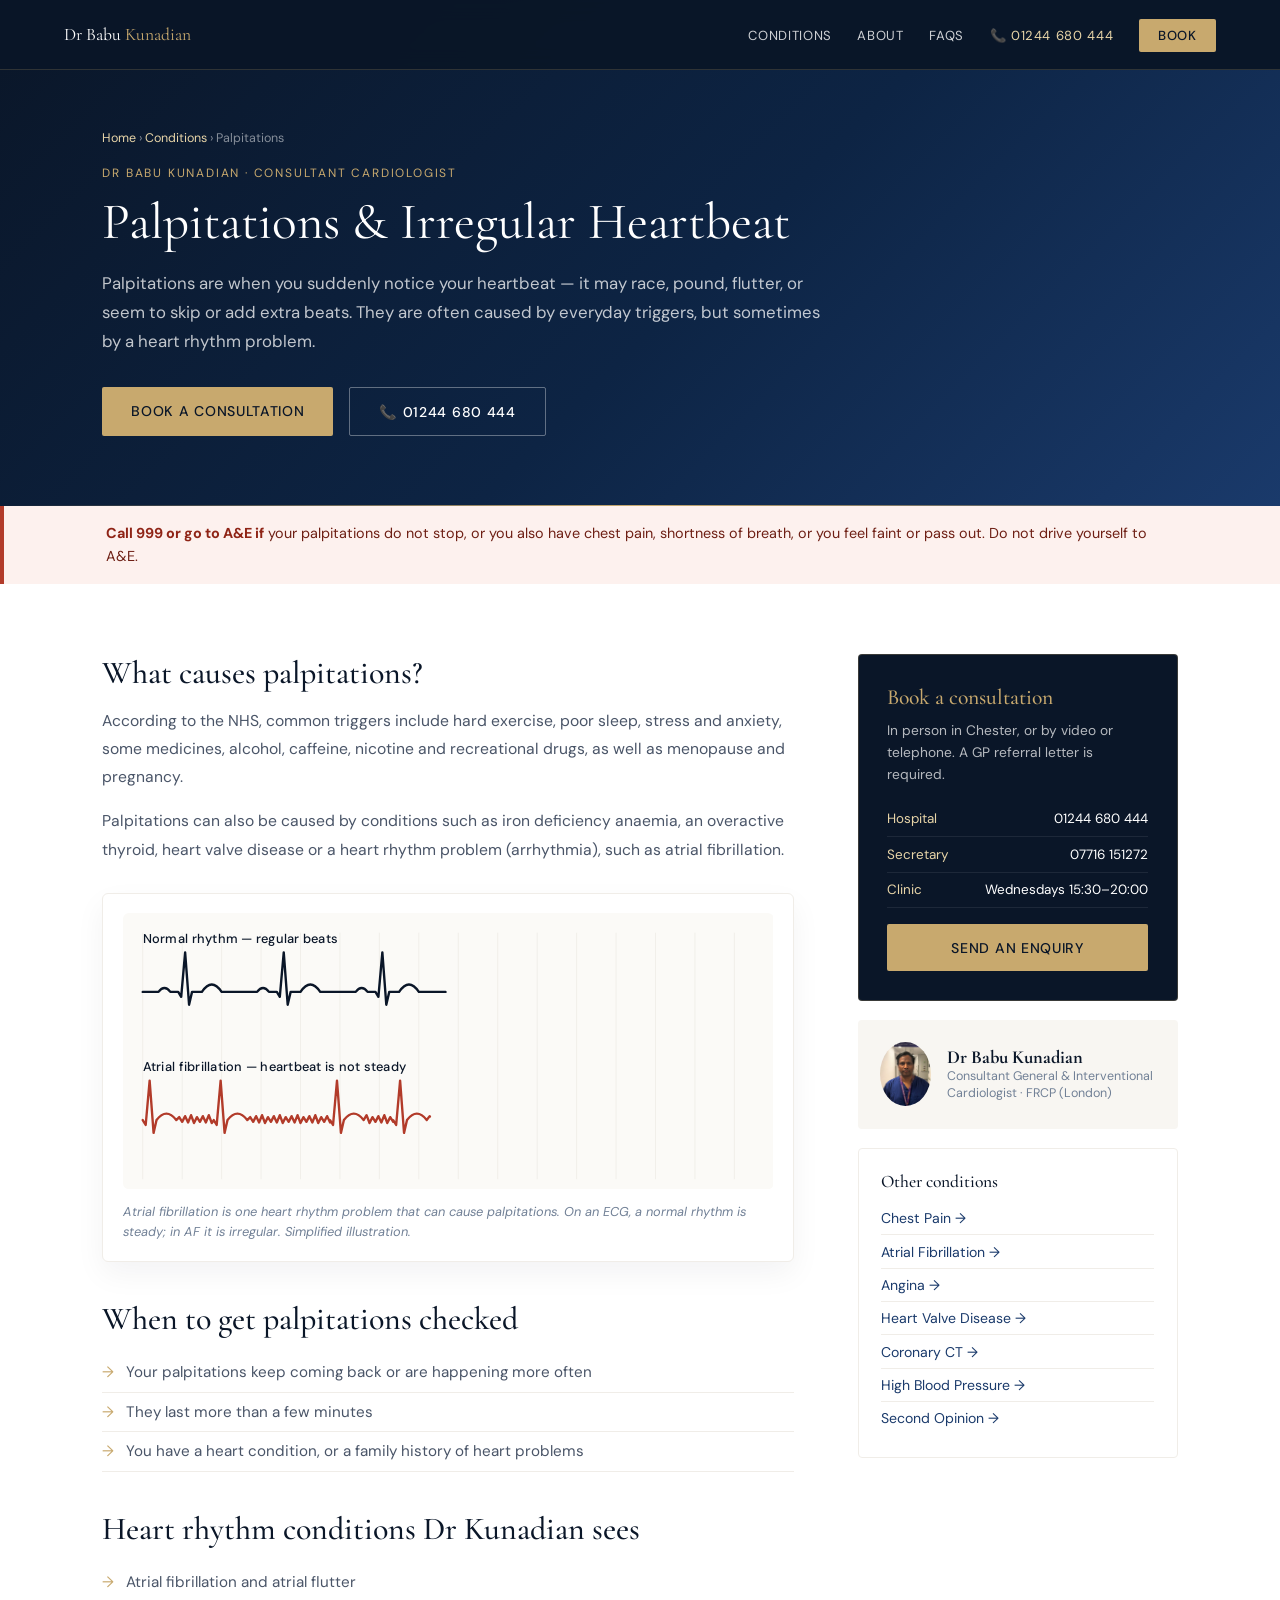
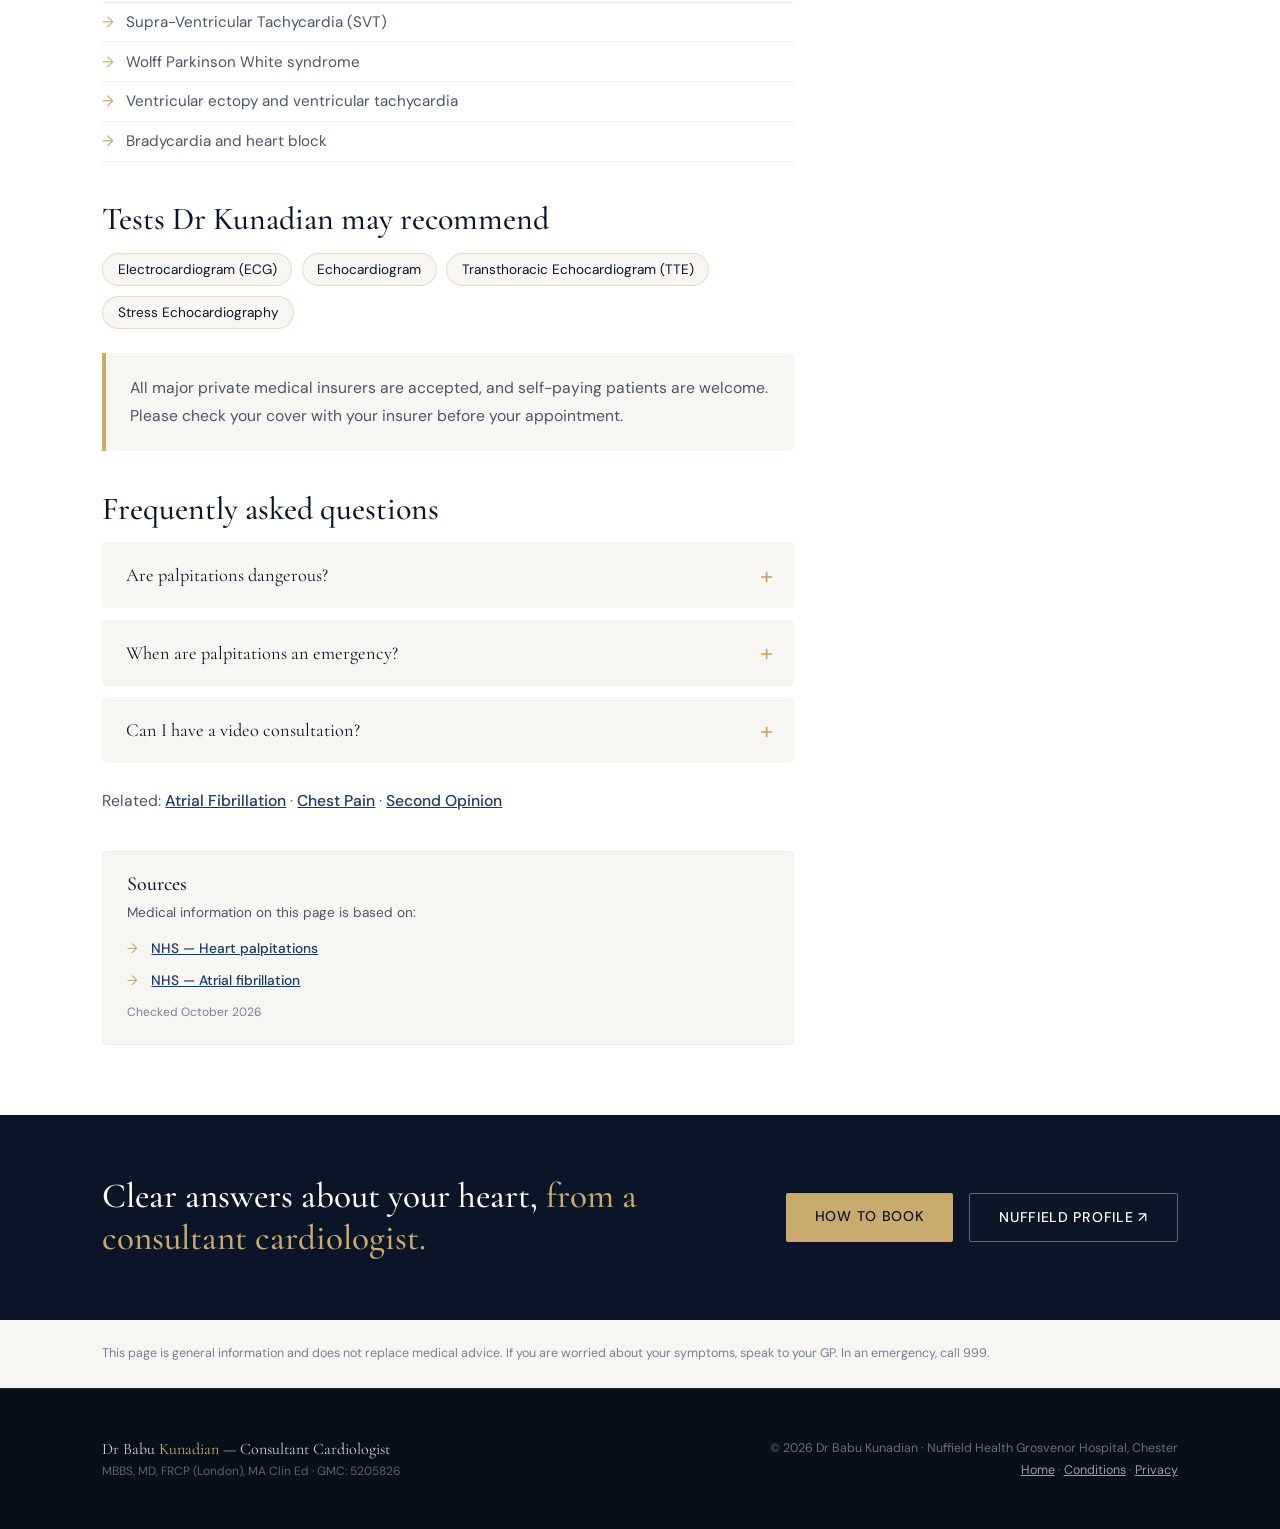
<file: palpitations.html>
<!DOCTYPE html>
<html lang="en-GB">
<head>
<meta charset="UTF-8">
<meta name="viewport" content="width=device-width, initial-scale=1.0">
<title>Palpitations Specialist Chester &amp; Liverpool | Dr Babu Kunadian, Cardiologist</title>
<meta name="description" content="Heart racing, fluttering or skipping beats? Private palpitations assessment with Consultant Cardiologist Dr Babu Kunadian in Chester. Video and phone consultations available.">
<link rel="canonical" href="https://www.drbabukunadian.co.uk/palpitations.html">
<meta name="robots" content="index, follow">
<meta name="theme-color" content="#0a1628">
<meta property="og:type" content="article">
<meta property="og:title" content="Palpitations Specialist Chester &amp; Liverpool | Dr Babu Kunadian, Cardiologist">
<meta property="og:description" content="Heart racing, fluttering or skipping beats? Private palpitations assessment with Consultant Cardiologist Dr Babu Kunadian in Chester. Video and phone consultations available.">
<meta property="og:url" content="https://www.drbabukunadian.co.uk/palpitations.html">
<meta property="og:image" content="https://www.drbabukunadian.co.uk/babu-lhch.jpg">
<meta property="og:locale" content="en_GB">
<link rel="icon" href="data:image/svg+xml,%3Csvg xmlns='http://www.w3.org/2000/svg' viewBox='0 0 100 100'%3E%3Crect width='100' height='100' rx='18' fill='%230a1628'/%3E%3Ctext x='50' y='66' font-size='46' text-anchor='middle' fill='%23c8a96e' font-family='Georgia,serif'%3EBK%3C/text%3E%3C/svg%3E">
<link rel="preconnect" href="https://fonts.googleapis.com">
<link href="https://fonts.googleapis.com/css2?family=Cormorant+Garamond:wght@300;400;500;600;700&family=DM+Sans:wght@300;400;500&display=swap" rel="stylesheet">
<link rel="stylesheet" href="site.css">
<script type="application/ld+json">{"@context": "https://schema.org", "@type": "MedicalWebPage", "name": "Palpitations & Irregular Heartbeat", "url": "https://www.drbabukunadian.co.uk/palpitations.html", "description": "Heart racing, fluttering or skipping beats? Private palpitations assessment with Consultant Cardiologist Dr Babu Kunadian in Chester. Video and phone consultations available.", "inLanguage": "en-GB", "about": {"@type": "MedicalCondition", "name": "Palpitations & Irregular Heartbeat"}, "author": {"@type": "Physician", "name": "Dr Babu Kunadian", "url": "https://www.drbabukunadian.co.uk/"}, "breadcrumb": {"@type": "BreadcrumbList", "itemListElement": [{"@type": "ListItem", "position": 1, "name": "Home", "item": "https://www.drbabukunadian.co.uk/"}, {"@type": "ListItem", "position": 2, "name": "Palpitations & Irregular Heartbeat", "item": "https://www.drbabukunadian.co.uk/palpitations.html"}]}}</script>
<script type="application/ld+json">{"@context": "https://schema.org", "@type": "FAQPage", "mainEntity": [{"@type": "Question", "name": "Are palpitations dangerous?", "acceptedAnswer": {"@type": "Answer", "text": "Palpitations are often caused by everyday triggers such as caffeine, alcohol, stress or poor sleep. The NHS advises getting them checked if they keep coming back, last more than a few minutes, or you have a heart condition or a family history of heart problems."}}, {"@type": "Question", "name": "When are palpitations an emergency?", "acceptedAnswer": {"@type": "Answer", "text": "Call 999 or go to A&E if your palpitations do not stop, or you also have chest pain, shortness of breath, or you feel faint or pass out."}}, {"@type": "Question", "name": "Can I have a video consultation?", "acceptedAnswer": {"@type": "Answer", "text": "Yes. Dr Kunadian offers in-person, video and telephone consultations."}}]}</script>
</head>
<body>
<nav>
  <a class="nav-logo" href="index.html">Dr Babu <span>Kunadian</span></a>
  <ul class="nav-links">
    <li><a href="index.html#conditions">Conditions</a></li>
    <li><a href="index.html#about">About</a></li>
    <li><a href="index.html#faq">FAQs</a></li>
    <li class="nav-phone-li"><a href="tel:01244680444" class="nav-phone">📞 01244 680 444</a></li>
    <li><a href="index.html#how-to-book" class="nav-cta">Book</a></li>
  </ul>
</nav>
<header class="page-hero">
  <p class="crumbs"><a href="index.html">Home</a> › <a href="index.html#conditions">Conditions</a> › Palpitations</p>
  <p class="eyebrow">Dr Babu Kunadian · Consultant Cardiologist</p>
  <h1>Palpitations &amp; Irregular Heartbeat</h1>
  <p class="lead">Palpitations are when you suddenly notice your heartbeat — it may race, pound, flutter, or seem to skip or add extra beats. They are often caused by everyday triggers, but sometimes by a heart rhythm problem.</p>
  <div class="btns">
    <a href="index.html#how-to-book" class="btn-primary">Book a consultation</a>
    <a href="tel:01244680444" class="btn-outline">📞 01244 680 444</a>
  </div>
</header>
<div class="urgent" role="note"><strong>Call 999 or go to A&amp;E if</strong> your palpitations do not stop, or you also have chest pain, shortness of breath, or you feel faint or pass out. Do not drive yourself to A&amp;E.</div>
<main class="page-body">
  <article class="content">
    <h2>What causes palpitations?</h2>
    <p>According to the NHS, common triggers include hard exercise, poor sleep, stress and anxiety, some medicines, alcohol, caffeine, nicotine and recreational drugs, as well as menopause and pregnancy.</p>
    <p>Palpitations can also be caused by conditions such as iron deficiency anaemia, an overactive thyroid, heart valve disease or a heart rhythm problem (arrhythmia), such as atrial fibrillation.</p>
    <figure class="viz" role="group" aria-label="ECG comparison"><svg viewBox="0 0 660 280" xmlns="http://www.w3.org/2000/svg" role="img" aria-label="ECG comparison: a regular normal heart rhythm above an irregular atrial fibrillation rhythm below">
  <rect width="660" height="280" rx="6" fill="#fbfaf7"/><line x1="20" y1="20" x2="20" y2="270" stroke="#d9d4ca" stroke-width="0.6" opacity="0.5"/><line x1="60" y1="20" x2="60" y2="270" stroke="#d9d4ca" stroke-width="0.6" opacity="0.5"/><line x1="100" y1="20" x2="100" y2="270" stroke="#d9d4ca" stroke-width="0.6" opacity="0.5"/><line x1="140" y1="20" x2="140" y2="270" stroke="#d9d4ca" stroke-width="0.6" opacity="0.5"/><line x1="180" y1="20" x2="180" y2="270" stroke="#d9d4ca" stroke-width="0.6" opacity="0.5"/><line x1="220" y1="20" x2="220" y2="270" stroke="#d9d4ca" stroke-width="0.6" opacity="0.5"/><line x1="260" y1="20" x2="260" y2="270" stroke="#d9d4ca" stroke-width="0.6" opacity="0.5"/><line x1="300" y1="20" x2="300" y2="270" stroke="#d9d4ca" stroke-width="0.6" opacity="0.5"/><line x1="340" y1="20" x2="340" y2="270" stroke="#d9d4ca" stroke-width="0.6" opacity="0.5"/><line x1="380" y1="20" x2="380" y2="270" stroke="#d9d4ca" stroke-width="0.6" opacity="0.5"/><line x1="420" y1="20" x2="420" y2="270" stroke="#d9d4ca" stroke-width="0.6" opacity="0.5"/><line x1="460" y1="20" x2="460" y2="270" stroke="#d9d4ca" stroke-width="0.6" opacity="0.5"/><line x1="500" y1="20" x2="500" y2="270" stroke="#d9d4ca" stroke-width="0.6" opacity="0.5"/><line x1="540" y1="20" x2="540" y2="270" stroke="#d9d4ca" stroke-width="0.6" opacity="0.5"/><line x1="580" y1="20" x2="580" y2="270" stroke="#d9d4ca" stroke-width="0.6" opacity="0.5"/><line x1="620" y1="20" x2="620" y2="270" stroke="#d9d4ca" stroke-width="0.6" opacity="0.5"/>
  <text x="20" y="30" class="viz-label">Normal rhythm — regular beats</text>
  <path d="M20,80 L36,80 Q42,72 48,80 L56,80 L59,85 L63,40 L67,93 L70,80 L80,80 Q90,65 100,80 L120,80 L136,80 Q142,72 148,80 L156,80 L159,85 L163,40 L167,93 L170,80 L180,80 Q190,65 200,80 L220,80 L236,80 Q242,72 248,80 L256,80 L259,85 L263,40 L267,93 L270,80 L280,80 Q290,65 300,80 L320,80 L336,80 Q342,72 348,80 L356,80 L359,85 L363,40 L367,93 L370,80 L380,80 Q390,65 400,80 L420,80 L436,80 Q442,72 448,80 L456,80 L459,85 L463,40 L467,93 L470,80 L480,80 Q490,65 500,80 L520,80 L536,80 Q542,72 548,80 L556,80 L559,85 L563,40 L567,93 L570,80 L580,80 Q590,65 600,80 L620,80" fill="none" stroke="#0a1628" stroke-width="2.4" stroke-linejoin="round" stroke-linecap="round" pathLength="1" stroke-dasharray="1" stroke-dashoffset="1"><animate attributeName="stroke-dashoffset" values="1;0;0" keyTimes="0;0.75;1" dur="4s" repeatCount="indefinite"/></path>
  <text x="20" y="160" class="viz-label" fill="#b23b2a">Atrial fibrillation — heartbeat is not steady</text>
  <path d="M20,210 L23,215 L27,170 L31,223 L34,210 Q44,197 54,210 L57,207 L60,211.8 L63,206 L66,212.4 L69,205 L72,213.0 L75,207 L78,211.8 L81,206 L84,212.4 L87,205 L90,213.0 L92,210 L95,215 L99,170 L103,223 L106,210 Q116,197 126,210 L129,207 L132,211.8 L135,206 L138,212.4 L141,205 L144,213.0 L147,207 L150,211.8 L153,206 L156,212.4 L159,205 L162,213.0 L165,207 L168,211.8 L171,206 L174,212.4 L177,205 L180,213.0 L183,207 L186,211.8 L189,206 L192,212.4 L195,205 L198,213.0 L201,207 L204,211.8 L207,206 L210,212.4 L210,210 L213,215 L217,170 L221,223 L224,210 Q234,197 244,210 L247,205 L250,213.0 L253,207 L256,211.8 L259,206 L262,212.4 L265,205 L268,213.0 L271,207 L274,211.8 L274,210 L277,215 L281,170 L285,223 L288,210 Q298,197 308,210 L311,206 L314,212.4 L317,205 L320,213.0 L323,207 L326,211.8 L329,206 L332,212.4 L335,205 L338,213.0 L341,207 L344,211.8 L347,206 L350,212.4 L353,205 L356,213.0 L359,207 L362,211.8 L365,206 L368,212.4 L370,210 L373,215 L377,170 L381,223 L384,210 Q394,197 404,210 L407,205 L410,213.0 L413,207 L416,211.8 L419,206 L422,212.4 L425,205 L428,213.0 L431,207 L434,211.8 L437,206 L440,212.4 L443,205 L446,213.0 L449,207 L452,211.8 L455,206 L458,212.4 L461,205 L464,213.0 L467,207 L470,211.8 L473,206 L476,212.4 L479,205 L482,213.0 L485,207 L488,211.8 L491,206 L494,212.4 L497,205 L500,213.0 L504,210 L507,215 L511,170 L515,223 L518,210 Q528,197 538,210 L541,207 L544,211.8 L547,206 L550,212.4 L553,205 L556,213.0 L559,207 L562,211.8 L562,210 L565,215 L569,170 L573,223 L576,210 Q586,197 596,210 L599,206 L602,212.4 L605,205 L608,213.0 L611,207 L614,211.8 L617,206 L620,212.4 L620,210" fill="none" stroke="#b23b2a" stroke-width="2.4" stroke-linejoin="round" stroke-linecap="round" pathLength="1" stroke-dasharray="1" stroke-dashoffset="1"><animate attributeName="stroke-dashoffset" values="1;0;0" keyTimes="0;0.75;1" dur="4s" repeatCount="indefinite"/></path>
</svg><figcaption>Atrial fibrillation is one heart rhythm problem that can cause palpitations. On an ECG, a normal rhythm is steady; in AF it is irregular. Simplified illustration.</figcaption></figure>
    <h2>When to get palpitations checked</h2>
    <ul><li>Your palpitations keep coming back or are happening more often</li><li>They last more than a few minutes</li><li>You have a heart condition, or a family history of heart problems</li></ul>
    <h2>Heart rhythm conditions Dr Kunadian sees</h2>
    <ul><li>Atrial fibrillation and atrial flutter</li><li>Supra-Ventricular Tachycardia (SVT)</li><li>Wolff Parkinson White syndrome</li><li>Ventricular ectopy and ventricular tachycardia</li><li>Bradycardia and heart block</li></ul>
    <h2>Tests Dr Kunadian may recommend</h2>
    <div class="tests"><span>Electrocardiogram (ECG)</span><span>Echocardiogram</span><span>Transthoracic Echocardiogram (TTE)</span><span>Stress Echocardiography</span></div>
    <div class="callout"><p>All major private medical insurers are accepted, and self-paying patients are welcome. Please check your cover with your insurer before your appointment.</p></div>
    <h2>Frequently asked questions</h2>
    <details class="faq-item"><summary>Are palpitations dangerous?</summary><div class="faq-a">Palpitations are often caused by everyday triggers such as caffeine, alcohol, stress or poor sleep. The NHS advises getting them checked if they keep coming back, last more than a few minutes, or you have a heart condition or a family history of heart problems.</div></details>
    <details class="faq-item"><summary>When are palpitations an emergency?</summary><div class="faq-a">Call 999 or go to A&amp;E if your palpitations do not stop, or you also have chest pain, shortness of breath, or you feel faint or pass out.</div></details>
    <details class="faq-item"><summary>Can I have a video consultation?</summary><div class="faq-a">Yes. Dr Kunadian offers in-person, video and telephone consultations.</div></details>
    <p style="margin-top:1.5rem">Related: <a href="atrial-fibrillation.html">Atrial Fibrillation</a> · <a href="chest-pain.html">Chest Pain</a> · <a href="second-opinion.html">Second Opinion</a></p>
    <div class="sources"><h3>Sources</h3><p>Medical information on this page is based on:</p><ul><li><a href="https://www.nhs.uk/symptoms/heart-palpitations/" target="_blank" rel="noopener">NHS — Heart palpitations</a></li><li><a href="https://www.nhs.uk/conditions/atrial-fibrillation/" target="_blank" rel="noopener">NHS — Atrial fibrillation</a></li></ul><p class="src-date">Checked October 2026</p></div>
  </article>
  <aside class="side">
    <div class="side-card">
      <h3>Book a consultation</h3>
      <p>In person in Chester, or by video or telephone. A GP referral letter is required.</p>
      <div class="row"><span>Hospital</span><a href="tel:01244680444">01244 680 444</a></div>
      <div class="row"><span>Secretary</span><a href="tel:07716151272">07716 151272</a></div>
      <div class="row"><span>Clinic</span><span>Wednesdays 15:30–20:00</span></div>
      <a href="index.html#enquire" class="btn-primary">Send an enquiry</a>
    </div>
    <div class="side-doc">
      <img src="babu-portrait.jpg" alt="Dr Babu Kunadian" width="64" height="64" loading="lazy">
      <div><strong>Dr Babu Kunadian</strong><small>Consultant General &amp; Interventional Cardiologist · FRCP (London)</small></div>
    </div>
    <div class="side-links"><h4>Other conditions</h4><a href="chest-pain.html">Chest Pain →</a><a href="atrial-fibrillation.html">Atrial Fibrillation →</a><a href="angina.html">Angina →</a><a href="heart-valve-disease.html">Heart Valve Disease →</a><a href="coronary-ct.html">Coronary CT →</a><a href="high-blood-pressure.html">High Blood Pressure →</a><a href="second-opinion.html">Second Opinion →</a></div>
  </aside>
</main>
<section class="cta-band">
  <h2>Clear answers about your heart, <span>from a consultant cardiologist.</span></h2>
  <div class="btns">
    <a href="index.html#how-to-book" class="btn-primary">How to book</a>
    <a href="https://www.nuffieldhealth.com/consultants/dr-babu-kunadian" class="btn-outline" target="_blank" rel="noopener">Nuffield profile ↗</a>
  </div>
</section>
<p class="disclaimer">This page is general information and does not replace medical advice. If you are worried about your symptoms, speak to your GP. In an emergency, call 999.</p>
<footer>
  <div class="footer-left">Dr Babu <span>Kunadian</span> — Consultant Cardiologist
    <small>MBBS, MD, FRCP (London), MA Clin Ed · GMC: 5205826</small>
  </div>
  <div class="footer-right">© 2026 Dr Babu Kunadian · Nuffield Health Grosvenor Hospital, Chester<br>
    <a href="index.html">Home</a> · <a href="index.html#conditions">Conditions</a> · <a href="privacy.html">Privacy</a>
  </div>
</footer>
<div class="mobile-bar">
  <a href="tel:01244680444" class="mb-call">📞 Call</a>
  <a href="index.html#enquire" class="mb-book">✉️ Enquire</a>
</div>
<script>
if (window.matchMedia && matchMedia('(prefers-reduced-motion: reduce)').matches) {
  document.querySelectorAll('svg').forEach(function (s) { if (s.pauseAnimations) { s.setCurrentTime(3); s.pauseAnimations(); } });
}
</script>
</body>
</html>
</file>
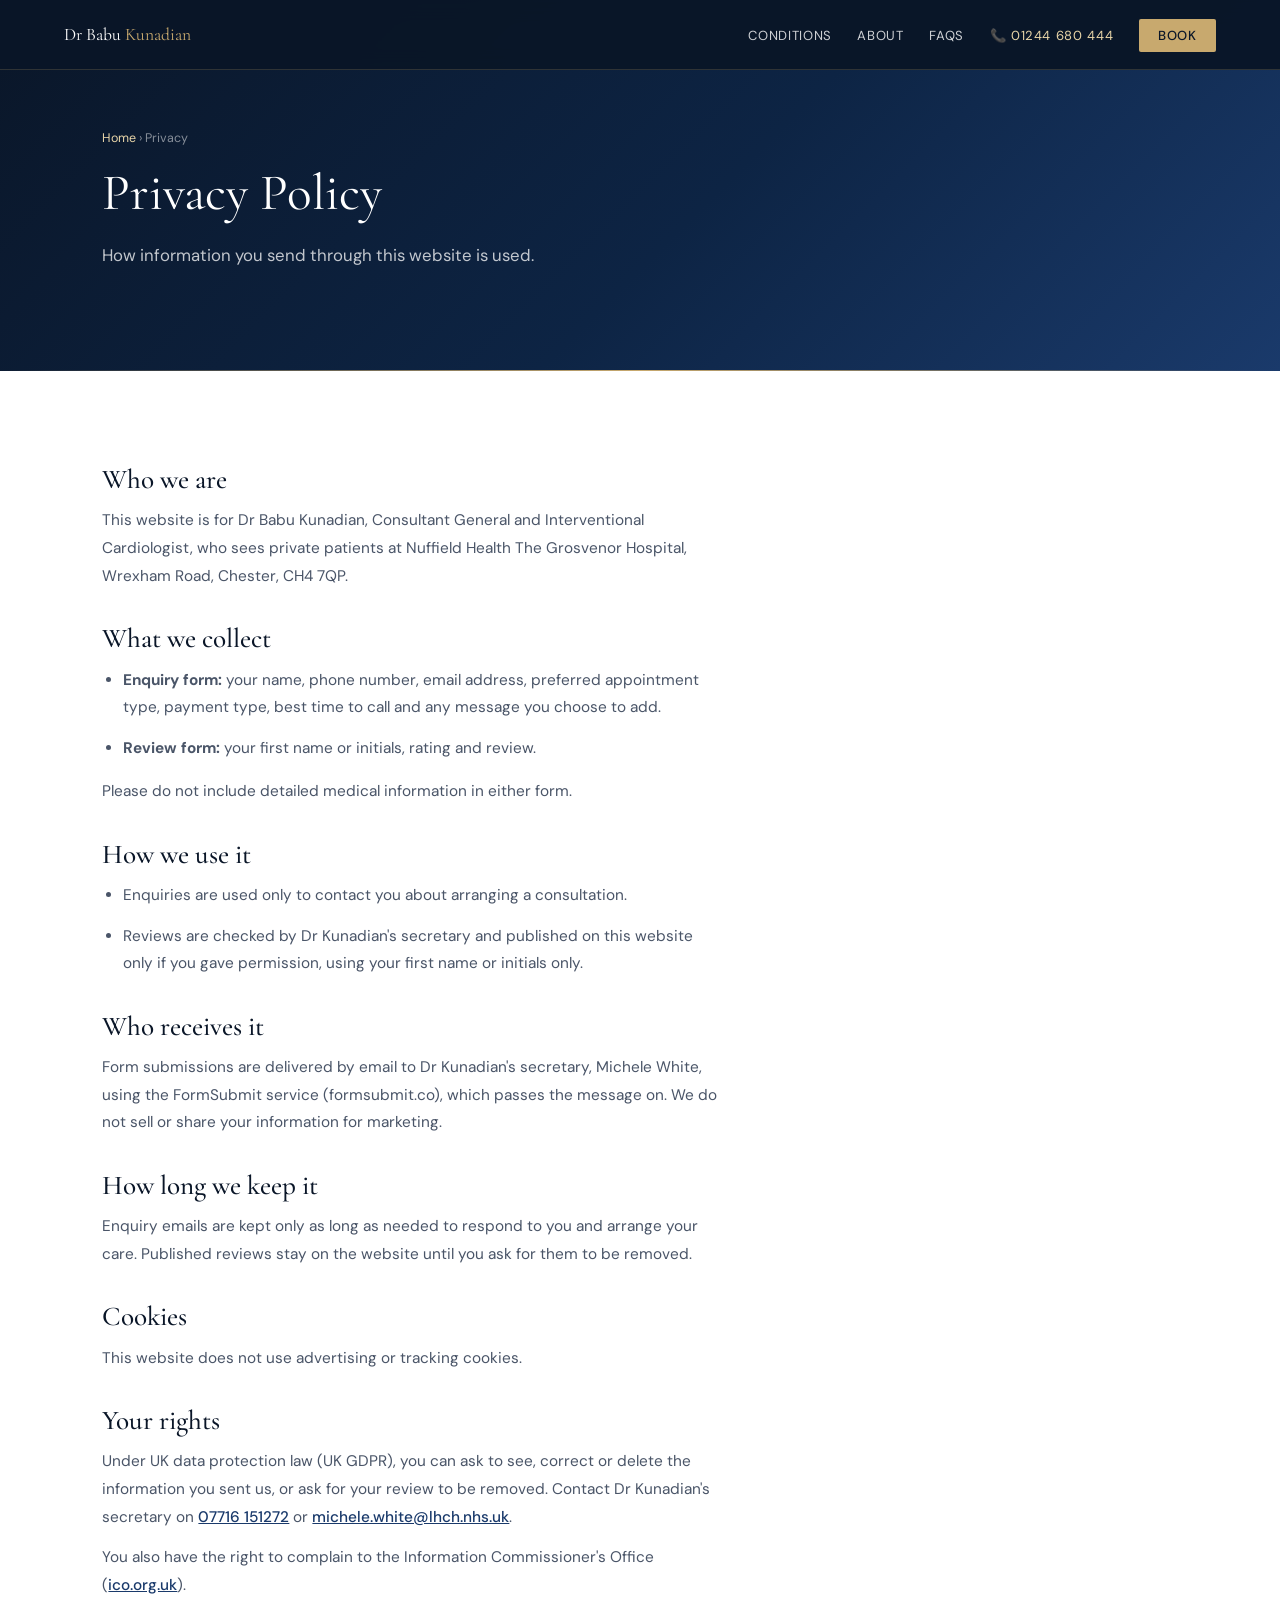
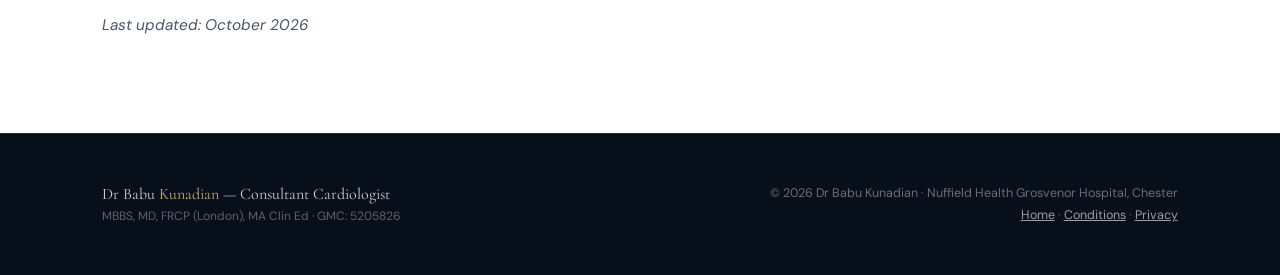
<file: privacy.html>
<!DOCTYPE html>
<html lang="en-GB">
<head>
<meta charset="UTF-8">
<meta name="viewport" content="width=device-width, initial-scale=1.0">
<title>Privacy Policy | Dr Babu Kunadian</title>
<meta name="description" content="How enquiries and reviews submitted through the Dr Babu Kunadian website are handled.">
<link rel="canonical" href="https://www.drbabukunadian.co.uk/privacy.html">
<meta name="robots" content="index, follow">
<link rel="icon" href="data:image/svg+xml,%3Csvg xmlns='http://www.w3.org/2000/svg' viewBox='0 0 100 100'%3E%3Crect width='100' height='100' rx='18' fill='%230a1628'/%3E%3Ctext x='50' y='66' font-size='46' text-anchor='middle' fill='%23c8a96e' font-family='Georgia,serif'%3EBK%3C/text%3E%3C/svg%3E">
<link rel="preconnect" href="https://fonts.googleapis.com">
<link href="https://fonts.googleapis.com/css2?family=Cormorant+Garamond:wght@300;400;500;600;700&family=DM+Sans:wght@300;400;500&display=swap" rel="stylesheet">
<link rel="stylesheet" href="site.css">
</head>
<body>
<nav>
  <a class="nav-logo" href="index.html">Dr Babu <span>Kunadian</span></a>
  <ul class="nav-links">
    <li><a href="index.html#conditions">Conditions</a></li>
    <li><a href="index.html#about">About</a></li>
    <li><a href="index.html#faq">FAQs</a></li>
    <li class="nav-phone-li"><a href="tel:01244680444" class="nav-phone">📞 01244 680 444</a></li>
    <li><a href="index.html#how-to-book" class="nav-cta">Book</a></li>
  </ul>
</nav>
<header class="page-hero">
  <p class="crumbs"><a href="index.html">Home</a> › Privacy</p>
  <h1>Privacy Policy</h1>
  <p class="lead">How information you send through this website is used.</p>
</header>
<main class="prose">
  <h2>Who we are</h2>
  <p>This website is for Dr Babu Kunadian, Consultant General and Interventional Cardiologist, who sees private patients at Nuffield Health The Grosvenor Hospital, Wrexham Road, Chester, CH4 7QP.</p>
  <h2>What we collect</h2>
  <ul>
    <li><strong>Enquiry form:</strong> your name, phone number, email address, preferred appointment type, payment type, best time to call and any message you choose to add.</li>
    <li><strong>Review form:</strong> your first name or initials, rating and review.</li>
  </ul>
  <p>Please do not include detailed medical information in either form.</p>
  <h2>How we use it</h2>
  <ul>
    <li>Enquiries are used only to contact you about arranging a consultation.</li>
    <li>Reviews are checked by Dr Kunadian's secretary and published on this website only if you gave permission, using your first name or initials only.</li>
  </ul>
  <h2>Who receives it</h2>
  <p>Form submissions are delivered by email to Dr Kunadian's secretary, Michele White, using the FormSubmit service (formsubmit.co), which passes the message on. We do not sell or share your information for marketing.</p>
  <h2>How long we keep it</h2>
  <p>Enquiry emails are kept only as long as needed to respond to you and arrange your care. Published reviews stay on the website until you ask for them to be removed.</p>
  <h2>Cookies</h2>
  <p>This website does not use advertising or tracking cookies.</p>
  <h2>Your rights</h2>
  <p>Under UK data protection law (UK GDPR), you can ask to see, correct or delete the information you sent us, or ask for your review to be removed. Contact Dr Kunadian's secretary on <a href="tel:07716151272">07716 151272</a> or <a href="mailto:michele.white@lhch.nhs.uk">michele.white@lhch.nhs.uk</a>.</p>
  <p>You also have the right to complain to the Information Commissioner's Office (<a href="https://ico.org.uk" target="_blank" rel="noopener">ico.org.uk</a>).</p>
  <p><em>Last updated: October 2026</em></p>
</main>
<footer>
  <div class="footer-left">Dr Babu <span>Kunadian</span> — Consultant Cardiologist
    <small>MBBS, MD, FRCP (London), MA Clin Ed · GMC: 5205826</small>
  </div>
  <div class="footer-right">© 2026 Dr Babu Kunadian · Nuffield Health Grosvenor Hospital, Chester<br>
    <a href="index.html">Home</a> · <a href="index.html#conditions">Conditions</a> · <a href="privacy.html">Privacy</a>
  </div>
</footer>
<div class="mobile-bar">
  <a href="tel:01244680444" class="mb-call">📞 Call</a>
  <a href="index.html#enquire" class="mb-book">✉️ Enquire</a>
</div>
</body>
</html>
</file>
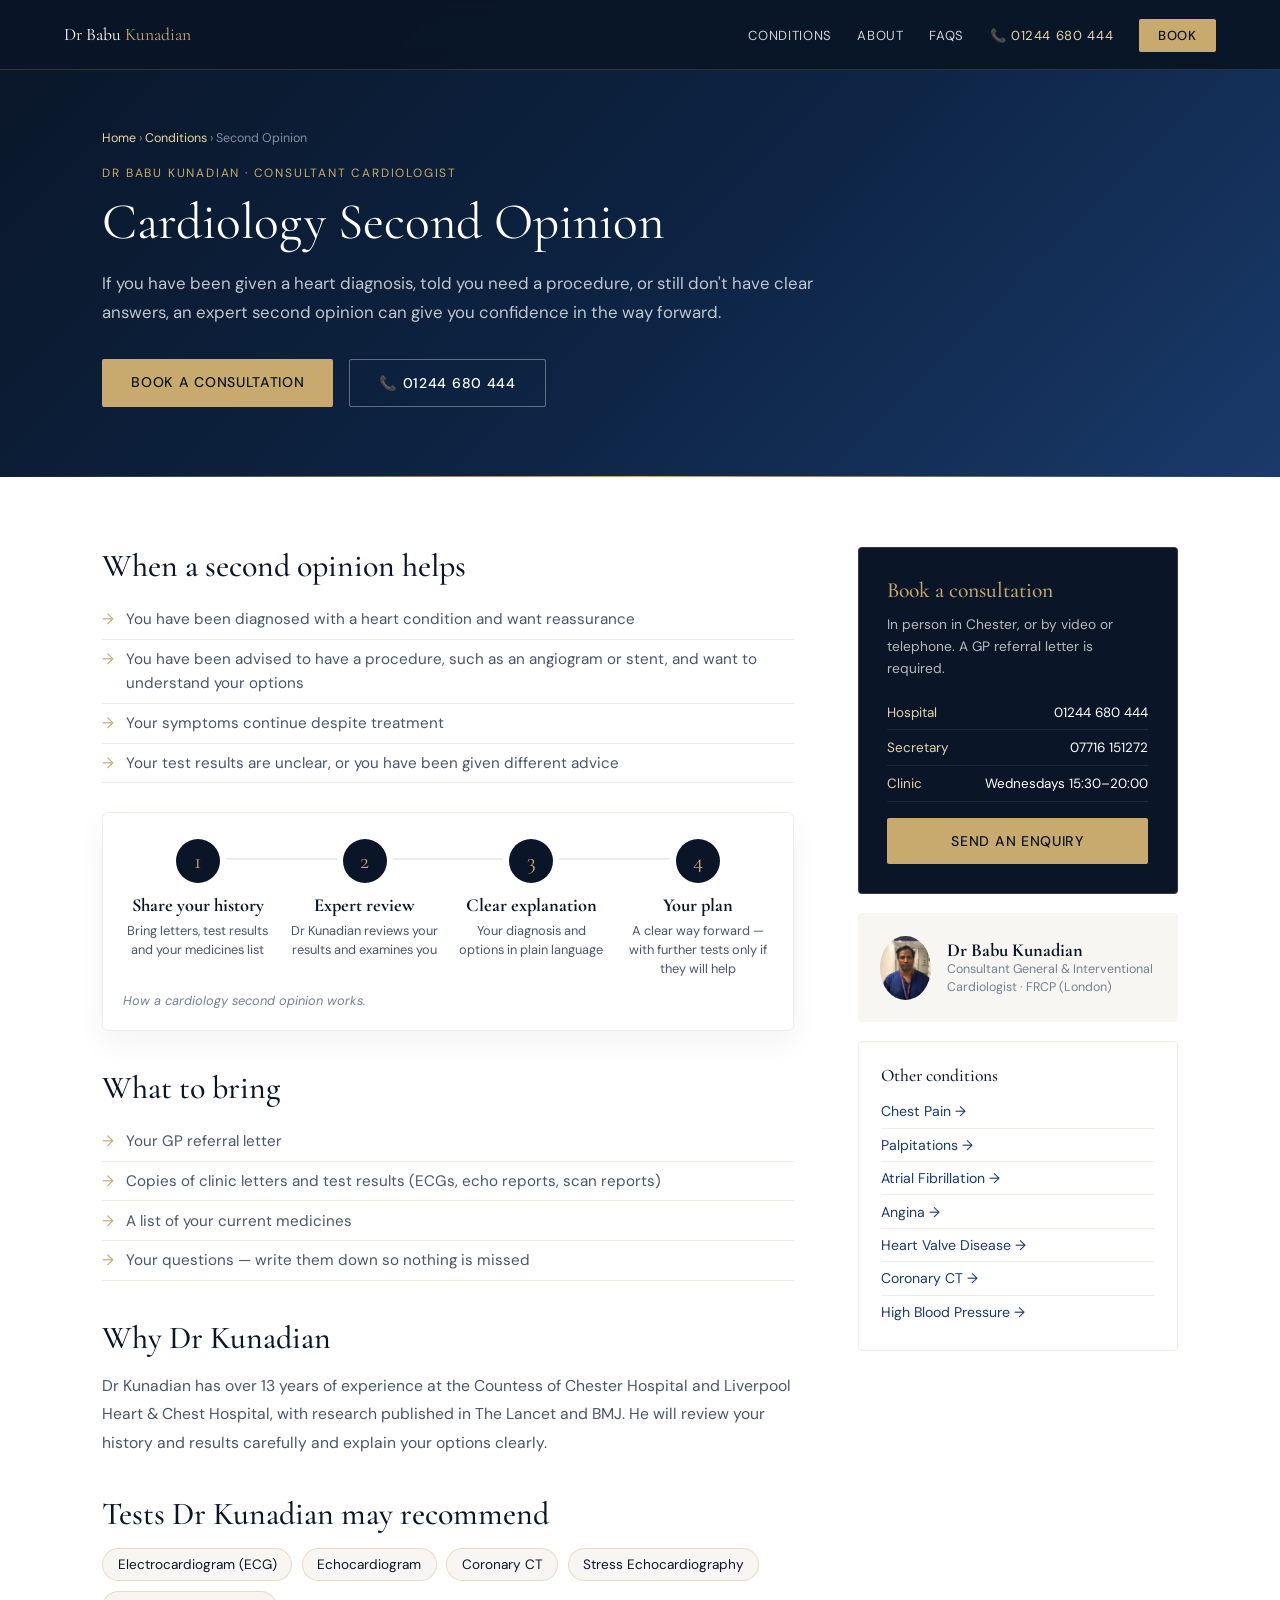
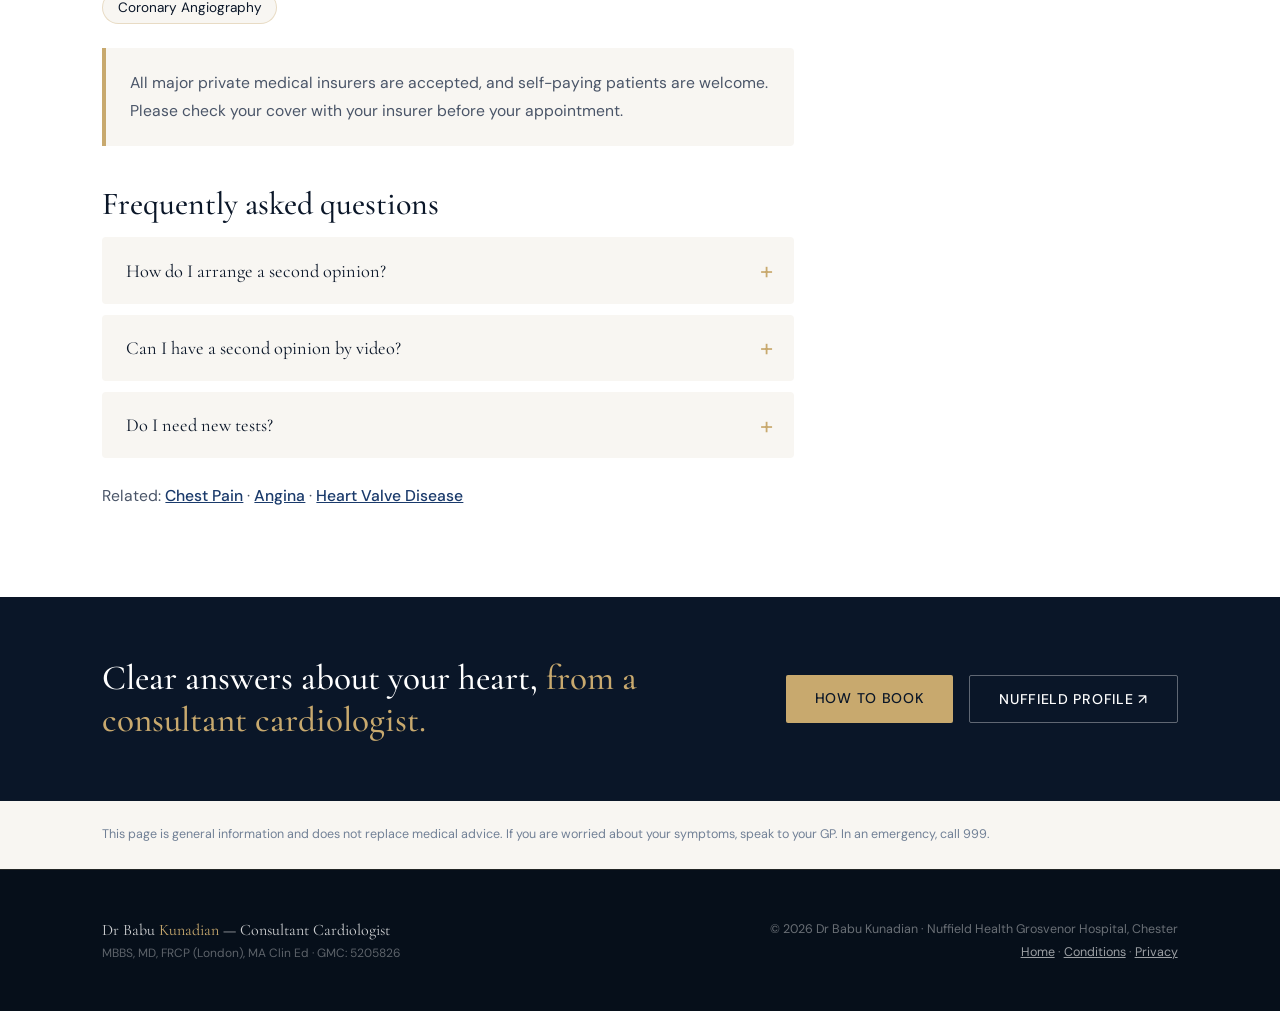
<file: second-opinion.html>
<!DOCTYPE html>
<html lang="en-GB">
<head>
<meta charset="UTF-8">
<meta name="viewport" content="width=device-width, initial-scale=1.0">
<title>Cardiology Second Opinion Chester &amp; Liverpool | Dr Babu Kunadian</title>
<meta name="description" content="Get an expert second opinion on a heart diagnosis, test result or recommended procedure from Consultant Interventional Cardiologist Dr Babu Kunadian. Video and phone consultations available.">
<link rel="canonical" href="https://www.drbabukunadian.co.uk/second-opinion.html">
<meta name="robots" content="index, follow">
<meta name="theme-color" content="#0a1628">
<meta property="og:type" content="article">
<meta property="og:title" content="Cardiology Second Opinion Chester &amp; Liverpool | Dr Babu Kunadian">
<meta property="og:description" content="Get an expert second opinion on a heart diagnosis, test result or recommended procedure from Consultant Interventional Cardiologist Dr Babu Kunadian. Video and phone consultations available.">
<meta property="og:url" content="https://www.drbabukunadian.co.uk/second-opinion.html">
<meta property="og:image" content="https://www.drbabukunadian.co.uk/babu-lhch.jpg">
<meta property="og:locale" content="en_GB">
<link rel="icon" href="data:image/svg+xml,%3Csvg xmlns='http://www.w3.org/2000/svg' viewBox='0 0 100 100'%3E%3Crect width='100' height='100' rx='18' fill='%230a1628'/%3E%3Ctext x='50' y='66' font-size='46' text-anchor='middle' fill='%23c8a96e' font-family='Georgia,serif'%3EBK%3C/text%3E%3C/svg%3E">
<link rel="preconnect" href="https://fonts.googleapis.com">
<link href="https://fonts.googleapis.com/css2?family=Cormorant+Garamond:wght@300;400;500;600;700&family=DM+Sans:wght@300;400;500&display=swap" rel="stylesheet">
<link rel="stylesheet" href="site.css">
<script type="application/ld+json">{"@context": "https://schema.org", "@type": "MedicalWebPage", "name": "Cardiology Second Opinion", "url": "https://www.drbabukunadian.co.uk/second-opinion.html", "description": "Get an expert second opinion on a heart diagnosis, test result or recommended procedure from Consultant Interventional Cardiologist Dr Babu Kunadian. Video and phone consultations available.", "inLanguage": "en-GB", "about": {"@type": "Thing", "name": "Cardiology Second Opinion"}, "author": {"@type": "Physician", "name": "Dr Babu Kunadian", "url": "https://www.drbabukunadian.co.uk/"}, "breadcrumb": {"@type": "BreadcrumbList", "itemListElement": [{"@type": "ListItem", "position": 1, "name": "Home", "item": "https://www.drbabukunadian.co.uk/"}, {"@type": "ListItem", "position": 2, "name": "Cardiology Second Opinion", "item": "https://www.drbabukunadian.co.uk/second-opinion.html"}]}}</script>
<script type="application/ld+json">{"@context": "https://schema.org", "@type": "FAQPage", "mainEntity": [{"@type": "Question", "name": "How do I arrange a second opinion?", "acceptedAnswer": {"@type": "Answer", "text": "Ask your GP for a referral letter to Dr Kunadian, then call to book."}}, {"@type": "Question", "name": "Can I have a second opinion by video?", "acceptedAnswer": {"@type": "Answer", "text": "Yes. Dr Kunadian offers video and telephone consultations as well as in-person appointments."}}, {"@type": "Question", "name": "Do I need new tests?", "acceptedAnswer": {"@type": "Answer", "text": "Not always. Dr Kunadian will review your existing results first and only recommend further tests if they will help."}}]}</script>
</head>
<body>
<nav>
  <a class="nav-logo" href="index.html">Dr Babu <span>Kunadian</span></a>
  <ul class="nav-links">
    <li><a href="index.html#conditions">Conditions</a></li>
    <li><a href="index.html#about">About</a></li>
    <li><a href="index.html#faq">FAQs</a></li>
    <li class="nav-phone-li"><a href="tel:01244680444" class="nav-phone">📞 01244 680 444</a></li>
    <li><a href="index.html#how-to-book" class="nav-cta">Book</a></li>
  </ul>
</nav>
<header class="page-hero">
  <p class="crumbs"><a href="index.html">Home</a> › <a href="index.html#conditions">Conditions</a> › Second Opinion</p>
  <p class="eyebrow">Dr Babu Kunadian · Consultant Cardiologist</p>
  <h1>Cardiology Second Opinion</h1>
  <p class="lead">If you have been given a heart diagnosis, told you need a procedure, or still don&#x27;t have clear answers, an expert second opinion can give you confidence in the way forward.</p>
  <div class="btns">
    <a href="index.html#how-to-book" class="btn-primary">Book a consultation</a>
    <a href="tel:01244680444" class="btn-outline">📞 01244 680 444</a>
  </div>
</header>

<main class="page-body">
  <article class="content">
    <h2>When a second opinion helps</h2>
    <ul><li>You have been diagnosed with a heart condition and want reassurance</li><li>You have been advised to have a procedure, such as an angiogram or stent, and want to understand your options</li><li>Your symptoms continue despite treatment</li><li>Your test results are unclear, or you have been given different advice</li></ul>
    <figure class="viz viz-journey" role="group" aria-label="Second opinion steps"><ol class="journey" style="--n:4"><li style="--i:0"><span class="j-num">1</span><strong>Share your history</strong><small>Bring letters, test results and your medicines list</small></li><li style="--i:1"><span class="j-num">2</span><strong>Expert review</strong><small>Dr Kunadian reviews your results and examines you</small></li><li style="--i:2"><span class="j-num">3</span><strong>Clear explanation</strong><small>Your diagnosis and options in plain language</small></li><li style="--i:3"><span class="j-num">4</span><strong>Your plan</strong><small>A clear way forward — with further tests only if they will help</small></li></ol><figcaption>How a cardiology second opinion works.</figcaption></figure>
    <h2>What to bring</h2>
    <ul><li>Your GP referral letter</li><li>Copies of clinic letters and test results (ECGs, echo reports, scan reports)</li><li>A list of your current medicines</li><li>Your questions — write them down so nothing is missed</li></ul>
    <h2>Why Dr Kunadian</h2>
    <p>Dr Kunadian has over 13 years of experience at the Countess of Chester Hospital and Liverpool Heart &amp; Chest Hospital, with research published in The Lancet and BMJ. He will review your history and results carefully and explain your options clearly.</p>
    <h2>Tests Dr Kunadian may recommend</h2>
    <div class="tests"><span>Electrocardiogram (ECG)</span><span>Echocardiogram</span><span>Coronary CT</span><span>Stress Echocardiography</span><span>Coronary Angiography</span></div>
    <div class="callout"><p>All major private medical insurers are accepted, and self-paying patients are welcome. Please check your cover with your insurer before your appointment.</p></div>
    <h2>Frequently asked questions</h2>
    <details class="faq-item"><summary>How do I arrange a second opinion?</summary><div class="faq-a">Ask your GP for a referral letter to Dr Kunadian, then call to book.</div></details>
    <details class="faq-item"><summary>Can I have a second opinion by video?</summary><div class="faq-a">Yes. Dr Kunadian offers video and telephone consultations as well as in-person appointments.</div></details>
    <details class="faq-item"><summary>Do I need new tests?</summary><div class="faq-a">Not always. Dr Kunadian will review your existing results first and only recommend further tests if they will help.</div></details>
    <p style="margin-top:1.5rem">Related: <a href="chest-pain.html">Chest Pain</a> · <a href="angina.html">Angina</a> · <a href="heart-valve-disease.html">Heart Valve Disease</a></p>
  </article>
  <aside class="side">
    <div class="side-card">
      <h3>Book a consultation</h3>
      <p>In person in Chester, or by video or telephone. A GP referral letter is required.</p>
      <div class="row"><span>Hospital</span><a href="tel:01244680444">01244 680 444</a></div>
      <div class="row"><span>Secretary</span><a href="tel:07716151272">07716 151272</a></div>
      <div class="row"><span>Clinic</span><span>Wednesdays 15:30–20:00</span></div>
      <a href="index.html#enquire" class="btn-primary">Send an enquiry</a>
    </div>
    <div class="side-doc">
      <img src="babu-portrait.jpg" alt="Dr Babu Kunadian" width="64" height="64" loading="lazy">
      <div><strong>Dr Babu Kunadian</strong><small>Consultant General &amp; Interventional Cardiologist · FRCP (London)</small></div>
    </div>
    <div class="side-links"><h4>Other conditions</h4><a href="chest-pain.html">Chest Pain →</a><a href="palpitations.html">Palpitations →</a><a href="atrial-fibrillation.html">Atrial Fibrillation →</a><a href="angina.html">Angina →</a><a href="heart-valve-disease.html">Heart Valve Disease →</a><a href="coronary-ct.html">Coronary CT →</a><a href="high-blood-pressure.html">High Blood Pressure →</a></div>
  </aside>
</main>
<section class="cta-band">
  <h2>Clear answers about your heart, <span>from a consultant cardiologist.</span></h2>
  <div class="btns">
    <a href="index.html#how-to-book" class="btn-primary">How to book</a>
    <a href="https://www.nuffieldhealth.com/consultants/dr-babu-kunadian" class="btn-outline" target="_blank" rel="noopener">Nuffield profile ↗</a>
  </div>
</section>
<p class="disclaimer">This page is general information and does not replace medical advice. If you are worried about your symptoms, speak to your GP. In an emergency, call 999.</p>
<footer>
  <div class="footer-left">Dr Babu <span>Kunadian</span> — Consultant Cardiologist
    <small>MBBS, MD, FRCP (London), MA Clin Ed · GMC: 5205826</small>
  </div>
  <div class="footer-right">© 2026 Dr Babu Kunadian · Nuffield Health Grosvenor Hospital, Chester<br>
    <a href="index.html">Home</a> · <a href="index.html#conditions">Conditions</a> · <a href="privacy.html">Privacy</a>
  </div>
</footer>
<div class="mobile-bar">
  <a href="tel:01244680444" class="mb-call">📞 Call</a>
  <a href="index.html#enquire" class="mb-book">✉️ Enquire</a>
</div>
<script>
if (window.matchMedia && matchMedia('(prefers-reduced-motion: reduce)').matches) {
  document.querySelectorAll('svg').forEach(function (s) { if (s.pauseAnimations) { s.setCurrentTime(3); s.pauseAnimations(); } });
}
</script>
</body>
</html>
</file>
<file: site.css>
/* Shared styles for condition pages + privacy page — matches index.html */
:root {
  --navy: #0a1628; --deep-blue: #0d2444; --mid-blue: #1a3a6b;
  --accent: #c8a96e; --accent-light: #e8d5a8;
  --white: #ffffff; --off-white: #f8f6f2; --light-grey: #f0ede8;
  --text-dark: #1a1a2e; --text-mid: #4a5568; --text-light: #718096;
}
* { margin: 0; padding: 0; box-sizing: border-box; }
html { scroll-behavior: smooth; }
body { font-family: 'DM Sans', sans-serif; color: var(--text-dark); background: var(--white); overflow-x: hidden; }
h1, h2, h3, h4 { font-family: 'Cormorant Garamond', serif; font-weight: 500; }
a:focus-visible, summary:focus-visible, button:focus-visible { outline: 2px solid var(--accent); outline-offset: 3px; }
[hidden] { display: none !important; }

/* NAV */
nav { position: fixed; top: 0; left: 0; right: 0; z-index: 1000; background: rgba(10,22,40,0.97); backdrop-filter: blur(10px);
  padding: 0 5%; display: flex; justify-content: space-between; align-items: center; height: 70px; border-bottom: 1px solid rgba(200,169,110,0.2); }
.nav-logo { font-family: 'Cormorant Garamond', serif; color: var(--white); font-size: 1.1rem; text-decoration: none; }
.nav-logo span { color: var(--accent); }
.nav-links { display: flex; gap: 1.6rem; list-style: none; align-items: center; }
.nav-links a { color: rgba(255,255,255,0.8); text-decoration: none; font-size: 0.82rem; letter-spacing: 0.05em; text-transform: uppercase; }
.nav-links a:hover { color: var(--accent); }
.nav-cta { background: var(--accent); color: var(--navy) !important; padding: 0.5rem 1.2rem; border-radius: 2px; font-weight: 500; }
.nav-phone { color: var(--accent-light) !important; text-transform: none !important; }

/* HERO */
.page-hero { background: linear-gradient(135deg, var(--navy) 0%, var(--deep-blue) 55%, var(--mid-blue) 100%);
  padding: 130px 8% 70px; color: var(--white); position: relative; overflow: hidden; }
.page-hero::after { content: ''; position: absolute; bottom: 0; left: 0; right: 0; height: 1px; background: linear-gradient(90deg, transparent, var(--accent), transparent); }
.crumbs { font-size: 0.78rem; color: rgba(255,255,255,0.5); margin-bottom: 1.2rem; }
.crumbs a { color: var(--accent-light); text-decoration: none; }
.page-hero .eyebrow { font-size: 0.75rem; letter-spacing: 0.15em; text-transform: uppercase; color: var(--accent); margin-bottom: 0.8rem; }
.page-hero h1 { font-size: 3.2rem; line-height: 1.1; font-weight: 400; max-width: 820px; margin-bottom: 1.2rem; }
.page-hero .lead { color: rgba(255,255,255,0.75); font-size: 1.05rem; line-height: 1.7; max-width: 720px; margin-bottom: 2rem; }
.btns { display: flex; gap: 1rem; flex-wrap: wrap; }
.btn-primary, .btn-outline, .btn-navy { display: inline-block; padding: 0.9rem 1.8rem; text-decoration: none; font-size: 0.88rem;
  font-weight: 500; letter-spacing: 0.05em; text-transform: uppercase; border-radius: 2px; transition: all 0.3s; }
.btn-primary { background: var(--accent); color: var(--navy); }
.btn-primary:hover { background: var(--accent-light); transform: translateY(-2px); }
.btn-outline { border: 1px solid rgba(255,255,255,0.35); color: var(--white); }
.btn-outline:hover { border-color: var(--accent); color: var(--accent); }
.btn-navy { background: var(--navy); color: var(--white); }
.btn-navy:hover { background: var(--mid-blue); }

/* URGENT */
.urgent { background: #fdf1ee; border-left: 4px solid #b23b2a; padding: 1rem 8%; color: #6e1f14; font-size: 0.9rem; line-height: 1.6; }
.urgent strong { color: #8f2416; }

/* CONTENT */
.page-body { display: grid; grid-template-columns: minmax(0, 1fr) 320px; gap: 4rem; padding: 70px 8%; align-items: start; }
.content h2 { font-size: 2rem; color: var(--navy); margin: 2.4rem 0 0.9rem; line-height: 1.2; }
.content h2:first-child { margin-top: 0; }
.content p { color: var(--text-mid); line-height: 1.8; margin-bottom: 1rem; font-size: 0.98rem; }
.content ul { list-style: none; margin: 0.4rem 0 1.2rem; }
.content ul li { position: relative; padding: 0.45rem 0 0.45rem 1.5rem; color: var(--text-mid); line-height: 1.6; font-size: 0.95rem; border-bottom: 1px solid var(--light-grey); }
.content ul li::before { content: '→'; position: absolute; left: 0; color: var(--accent); }
.content a { color: var(--mid-blue); font-weight: 500; }
.tests { display: flex; flex-wrap: wrap; gap: 0.6rem; margin: 0.6rem 0 1.4rem; }
.tests span { background: var(--off-white); border: 1px solid rgba(200,169,110,0.35); color: var(--navy); padding: 0.45rem 0.9rem; border-radius: 30px; font-size: 0.85rem; }
.callout { background: var(--off-white); border-left: 4px solid var(--accent); padding: 1.3rem 1.5rem; border-radius: 0 4px 4px 0; margin: 1.5rem 0; }
.callout p { margin: 0; }

/* SIDEBAR */
.side { position: sticky; top: 95px; display: grid; gap: 1.2rem; }
.side-card { background: var(--navy); color: var(--white); padding: 1.8rem; border-radius: 4px; border: 1px solid rgba(200,169,110,0.25); }
.side-card h3 { color: var(--accent); font-size: 1.35rem; margin-bottom: 0.6rem; }
.side-card p { color: rgba(255,255,255,0.7); font-size: 0.86rem; line-height: 1.6; margin-bottom: 1rem; }
.side-card .row { display: flex; justify-content: space-between; gap: 1rem; padding: 0.55rem 0; border-bottom: 1px solid rgba(255,255,255,0.08); font-size: 0.84rem; }
.side-card .row span:first-child { color: var(--accent-light); }
.side-card .row a { color: var(--white); text-decoration: none; }
.side-card .btn-primary { width: 100%; text-align: center; margin-top: 1rem; }
.side-doc { background: var(--off-white); padding: 1.4rem; border-radius: 4px; display: flex; gap: 1rem; align-items: center; }
.side-doc img { width: 64px; height: 64px; border-radius: 50%; object-fit: cover; object-position: center top; }
.side-doc strong { display: block; font-family: 'Cormorant Garamond', serif; font-size: 1.15rem; color: var(--navy); }
.side-doc small { color: var(--text-light); font-size: 0.78rem; line-height: 1.4; display: block; }
.side-links { background: var(--white); border: 1px solid var(--light-grey); padding: 1.4rem; border-radius: 4px; }
.side-links h4 { font-size: 1.1rem; color: var(--navy); margin-bottom: 0.6rem; }
.side-links a { display: block; padding: 0.45rem 0; color: var(--mid-blue); text-decoration: none; font-size: 0.88rem; border-bottom: 1px solid var(--light-grey); }
.side-links a:last-child { border-bottom: none; }

/* FAQ */
.faq-item { background: var(--off-white); border-radius: 4px; margin-bottom: 0.7rem; border-left: 3px solid transparent; }
.faq-item[open] { border-left-color: var(--accent); }
.faq-item summary { list-style: none; cursor: pointer; padding: 1.1rem 1.3rem; font-family: 'Cormorant Garamond', serif; font-size: 1.15rem; color: var(--navy);
  display: flex; justify-content: space-between; gap: 1rem; align-items: center; }
.faq-item summary::-webkit-details-marker { display: none; }
.faq-item summary::after { content: '+'; color: var(--accent); font-size: 1.5rem; font-family: 'DM Sans', sans-serif; transition: transform 0.3s; flex-shrink: 0; }
.faq-item[open] summary::after { transform: rotate(45deg); }
.faq-item .faq-a { padding: 0 1.3rem 1.2rem; color: var(--text-mid); font-size: 0.92rem; line-height: 1.7; }

/* CTA BAND */
.cta-band { background: var(--navy); padding: 60px 8%; display: flex; justify-content: space-between; align-items: center; gap: 2rem; flex-wrap: wrap; }
.cta-band h2 { color: var(--white); font-size: 2.2rem; max-width: 620px; line-height: 1.2; }
.cta-band h2 span { color: var(--accent); }
.disclaimer { padding: 1.5rem 8%; background: var(--off-white); color: var(--text-light); font-size: 0.78rem; line-height: 1.6; }

/* FOOTER */
footer { background: #060f1a; padding: 3rem 8%; display: flex; justify-content: space-between; align-items: center; flex-wrap: wrap; gap: 1rem; border-top: 1px solid rgba(200,169,110,0.15); }
.footer-left { font-family: 'Cormorant Garamond', serif; color: rgba(255,255,255,0.8); font-size: 1rem; }
.footer-left span { color: var(--accent); }
.footer-left small { display: block; color: rgba(255,255,255,0.35); font-family: 'DM Sans', sans-serif; font-size: 0.75rem; margin-top: 0.3rem; }
.footer-right { font-size: 0.78rem; color: rgba(255,255,255,0.4); line-height: 1.8; text-align: right; }
.footer-right a { color: rgba(255,255,255,0.6); }

/* MOBILE BAR */
.mobile-bar { display: none; position: fixed; left: 0; right: 0; bottom: 0; z-index: 999; background: var(--navy);
  border-top: 1px solid rgba(200,169,110,0.3); padding: 0.6rem 0.8rem calc(0.6rem + env(safe-area-inset-bottom)); gap: 0.6rem; }
.mobile-bar a { flex: 1; text-align: center; text-decoration: none; padding: 0.85rem 0.5rem; border-radius: 3px; font-size: 0.85rem; font-weight: 500; }
.mobile-bar .mb-call { background: var(--accent); color: var(--navy); }
.mobile-bar .mb-book { border: 1px solid rgba(255,255,255,0.3); color: var(--white); }

/* PRIVACY / PROSE PAGE */
.prose { max-width: 820px; padding: 60px 8% 80px; }
.prose h2 { font-size: 1.7rem; color: var(--navy); margin: 2rem 0 0.7rem; }
.prose p, .prose li { color: var(--text-mid); line-height: 1.8; font-size: 0.96rem; margin-bottom: 0.8rem; }
.prose ul { padding-left: 1.3rem; margin-bottom: 1rem; }
.prose a { color: var(--mid-blue); font-weight: 500; }

@media (max-width: 1100px) { .nav-phone-li { display: none; } }
@media (max-width: 900px) {
  .nav-links li:not(:last-child) { display: none; }
  .page-hero { padding: 110px 6% 50px; }
  .page-hero h1 { font-size: 2.3rem; }
  .page-body { grid-template-columns: 1fr; gap: 2.5rem; padding: 50px 6%; }
  .side { position: static; }
  .urgent, .disclaimer, .cta-band { padding-left: 6%; padding-right: 6%; }
  .cta-band h2 { font-size: 1.7rem; }
  .footer-right { text-align: left; }
  .mobile-bar { display: flex; }
  body { padding-bottom: 72px; }
}
@media (prefers-reduced-motion: reduce) { html { scroll-behavior: auto; } * { transition: none !important; } }

/* ===== Animated visuals ===== */
.viz { margin: 1.8rem 0 2.2rem; background: #fff; border: 1px solid var(--light-grey); border-radius: 6px; padding: 1.2rem; box-shadow: 0 12px 30px rgba(10,22,40,0.05); }
.viz svg { width: 100%; height: auto; display: block; }
.viz figcaption { font-size: 0.8rem; color: var(--text-light); margin-top: 0.8rem; line-height: 1.55; font-style: italic; }
.viz-label { font: 500 13px 'DM Sans', sans-serif; fill: #0a1628; letter-spacing: 0.02em; }
.viz-title { font: 600 15px 'DM Sans', sans-serif; }
.viz-sub { font: 400 12px 'DM Sans', sans-serif; fill: #718096; }
.journey { list-style: none; display: grid; grid-template-columns: repeat(var(--n), 1fr); gap: 1rem; position: relative; padding-top: 0.4rem; }
.journey::before { content: ''; position: absolute; top: 26px; left: 12%; right: 12%; height: 2px; background: var(--light-grey); }
.journey::after { content: ''; position: absolute; top: 26px; left: 12%; height: 2px; background: var(--accent); width: 0; animation: jfill 6s ease-in-out infinite; }
@keyframes jfill { 0% { width: 0; } 70%, 100% { width: 76%; } }
.journey li { position: relative; z-index: 1; text-align: center; }
.j-num { display: inline-flex; align-items: center; justify-content: center; width: 44px; height: 44px; border-radius: 50%; background: var(--navy);
  color: var(--accent); font-family: 'Cormorant Garamond', serif; font-size: 1.4rem; margin-bottom: 0.7rem; box-shadow: 0 0 0 6px #fff;
  animation: jpop 6s ease-in-out infinite; animation-delay: calc(var(--i) * 1.2s); }
@keyframes jpop { 0%, 12%, 100% { transform: scale(1); } 6% { transform: scale(1.12); background: var(--accent); color: var(--navy); } }
.journey strong { display: block; font-family: 'Cormorant Garamond', serif; font-size: 1.15rem; color: var(--navy); margin-bottom: 0.3rem; }
.journey small { display: block; font-size: 0.8rem; color: var(--text-mid); line-height: 1.5; }
@media (max-width: 700px) {
  .journey { grid-template-columns: 1fr; gap: 1.1rem; text-align: left; }
  .journey::before, .journey::after { display: none; }
  .journey li { display: grid; grid-template-columns: 44px 1fr; column-gap: 1rem; text-align: left; }
  .journey .j-num { grid-row: span 2; margin: 0; }
  .viz { padding: 0.8rem; }
}
@media (prefers-reduced-motion: reduce) { .journey::after, .j-num { animation: none; } .journey::after { width: 76%; } }

/* Sources box */
.sources { margin-top: 2.2rem; background: var(--off-white); border: 1px solid var(--light-grey); border-radius: 4px; padding: 1.3rem 1.5rem; }
.sources h3 { font-size: 1.25rem; color: var(--navy); margin-bottom: 0.3rem; }
.sources p { font-size: 0.85rem; margin-bottom: 0.4rem; }
.content .sources ul { margin: 0.3rem 0 0.4rem; }
.content .sources li { font-size: 0.86rem; border-bottom: none; padding: 0.3rem 0 0.3rem 1.5rem; }
.sources .src-date { font-size: 0.75rem; color: var(--text-light); margin: 0.4rem 0 0; }
</file>
